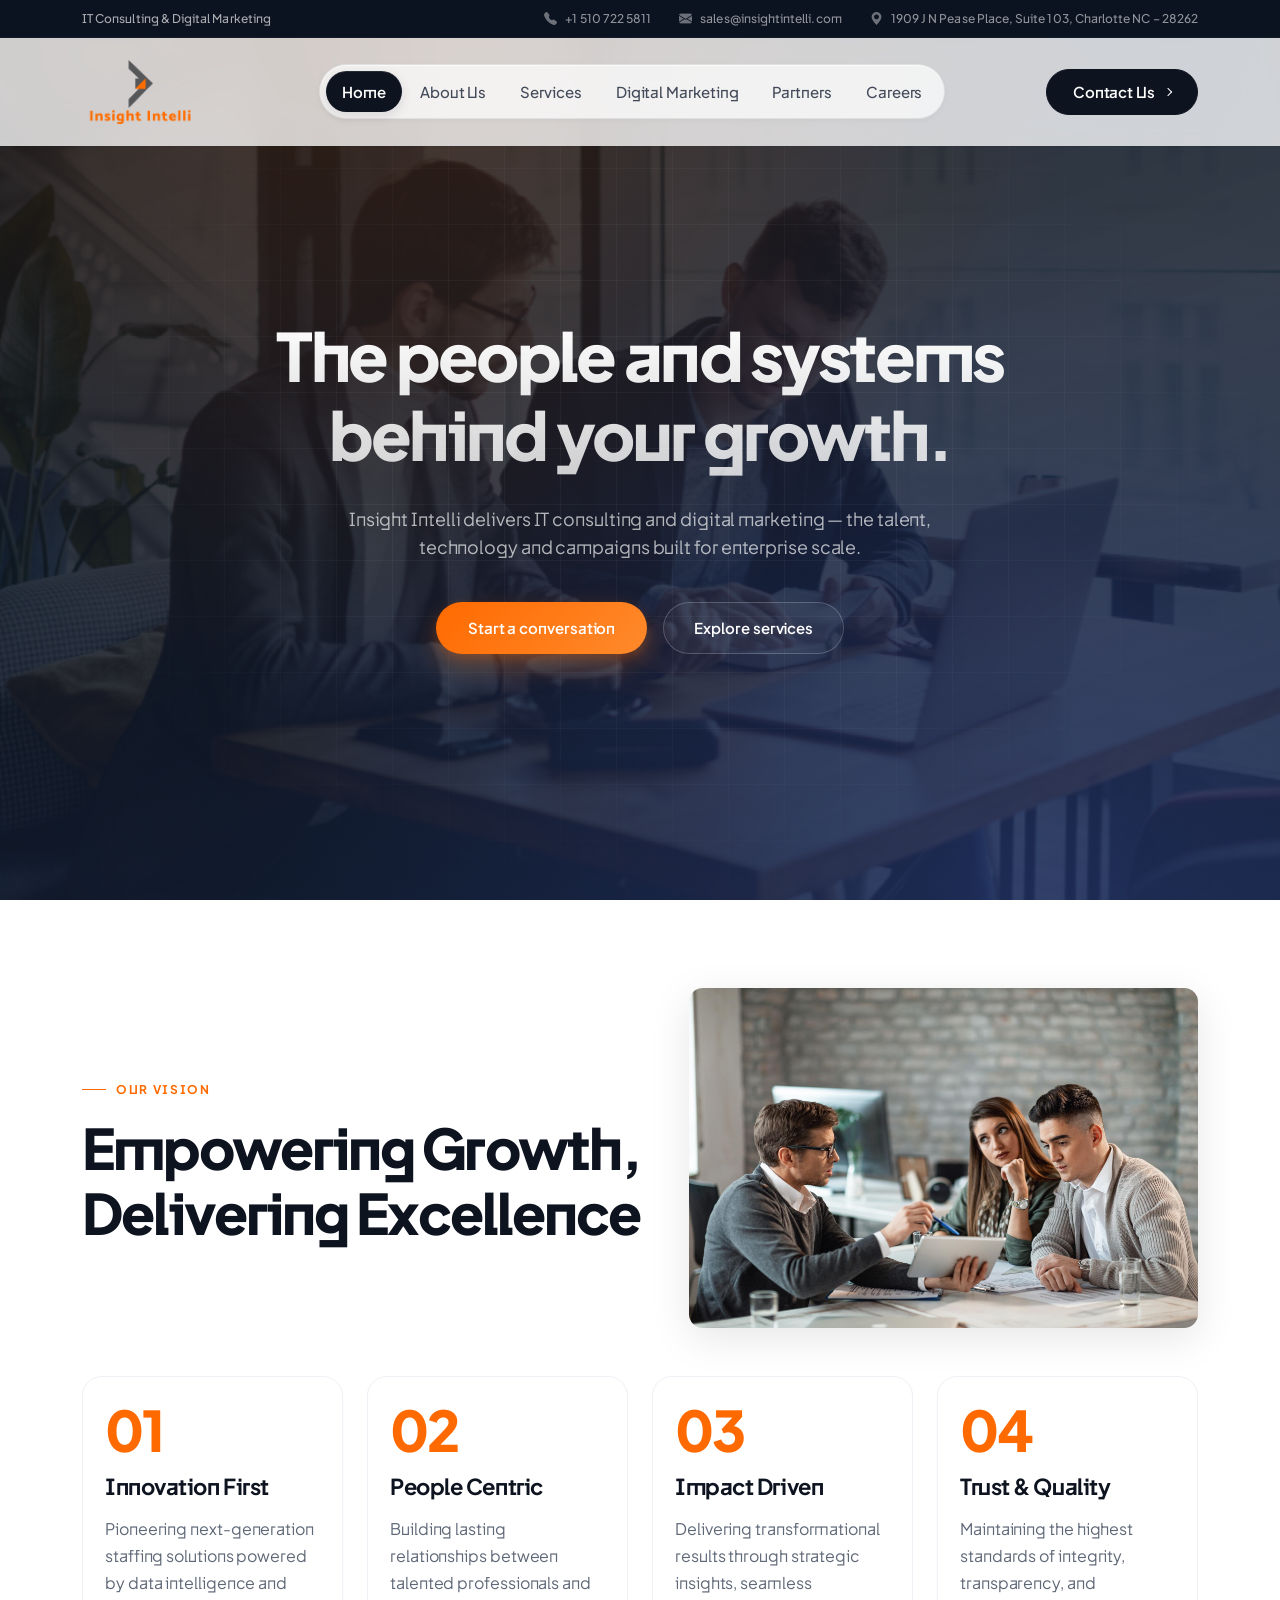
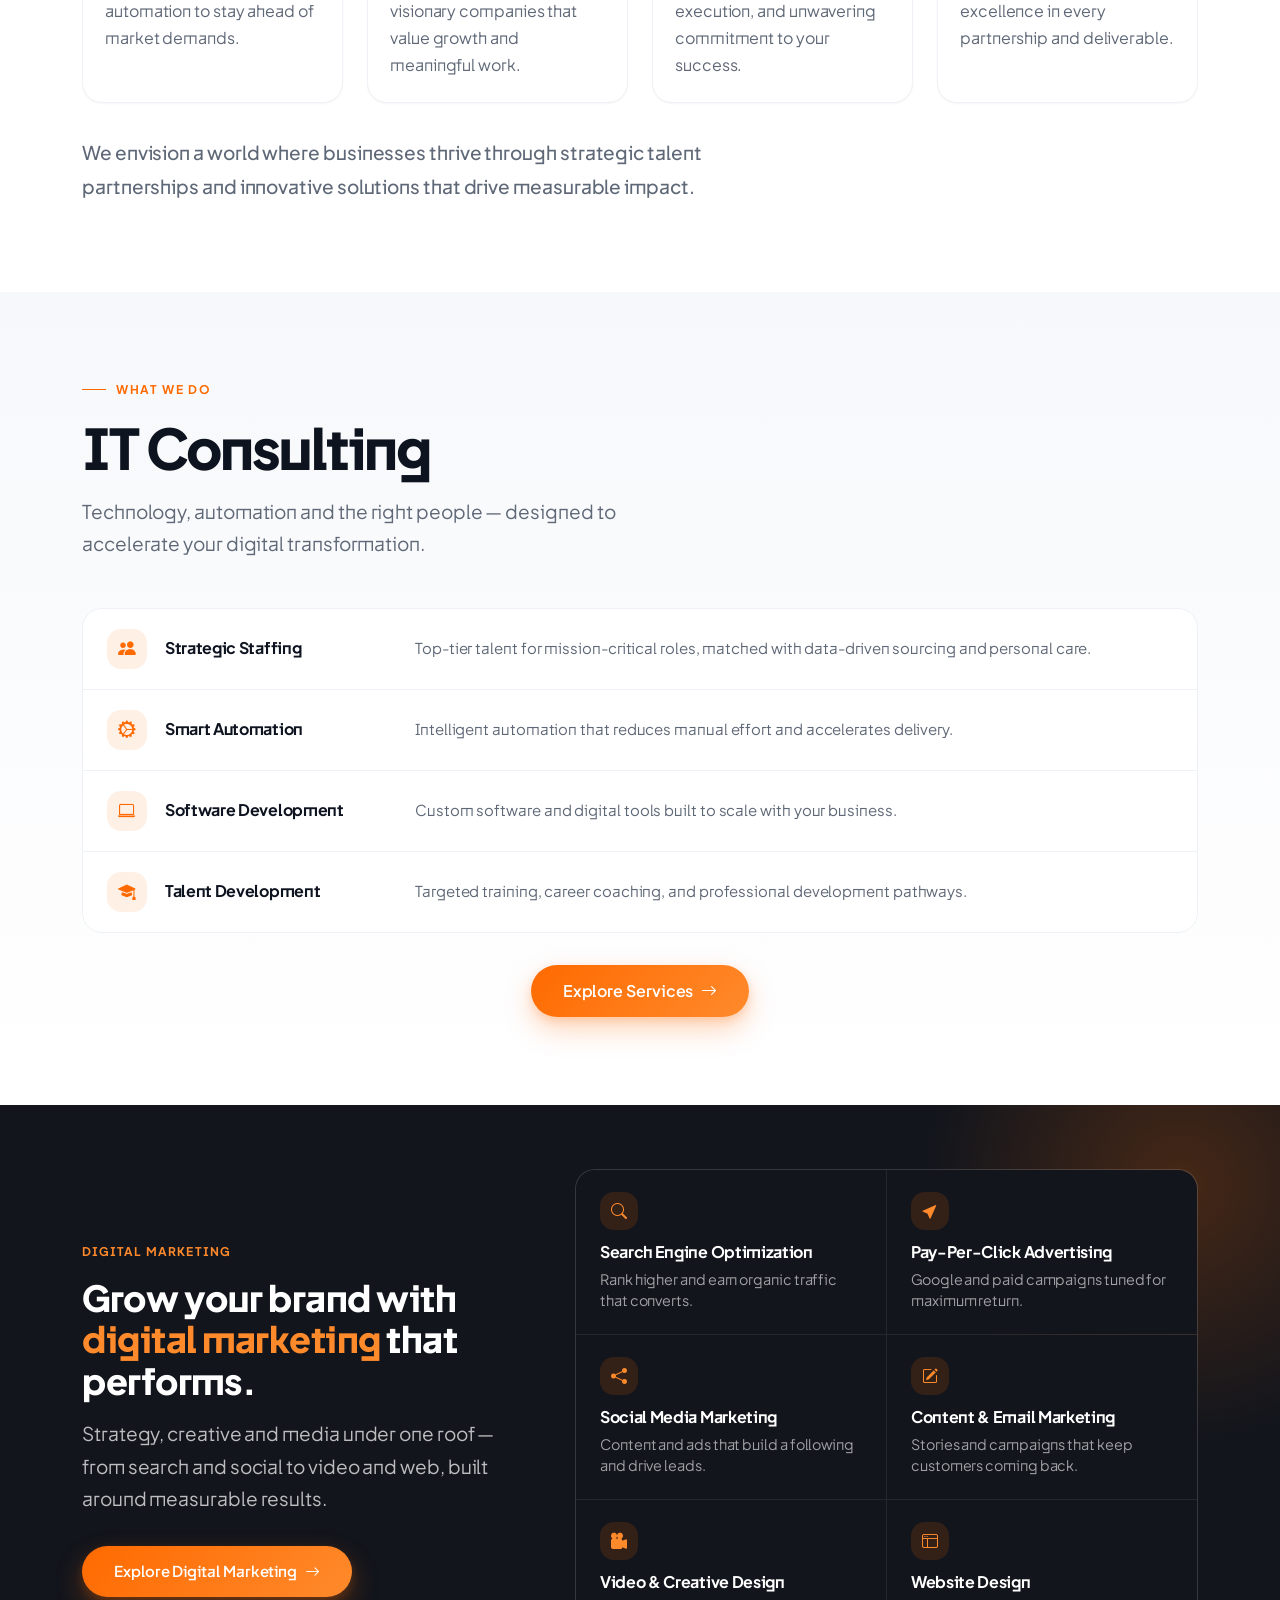
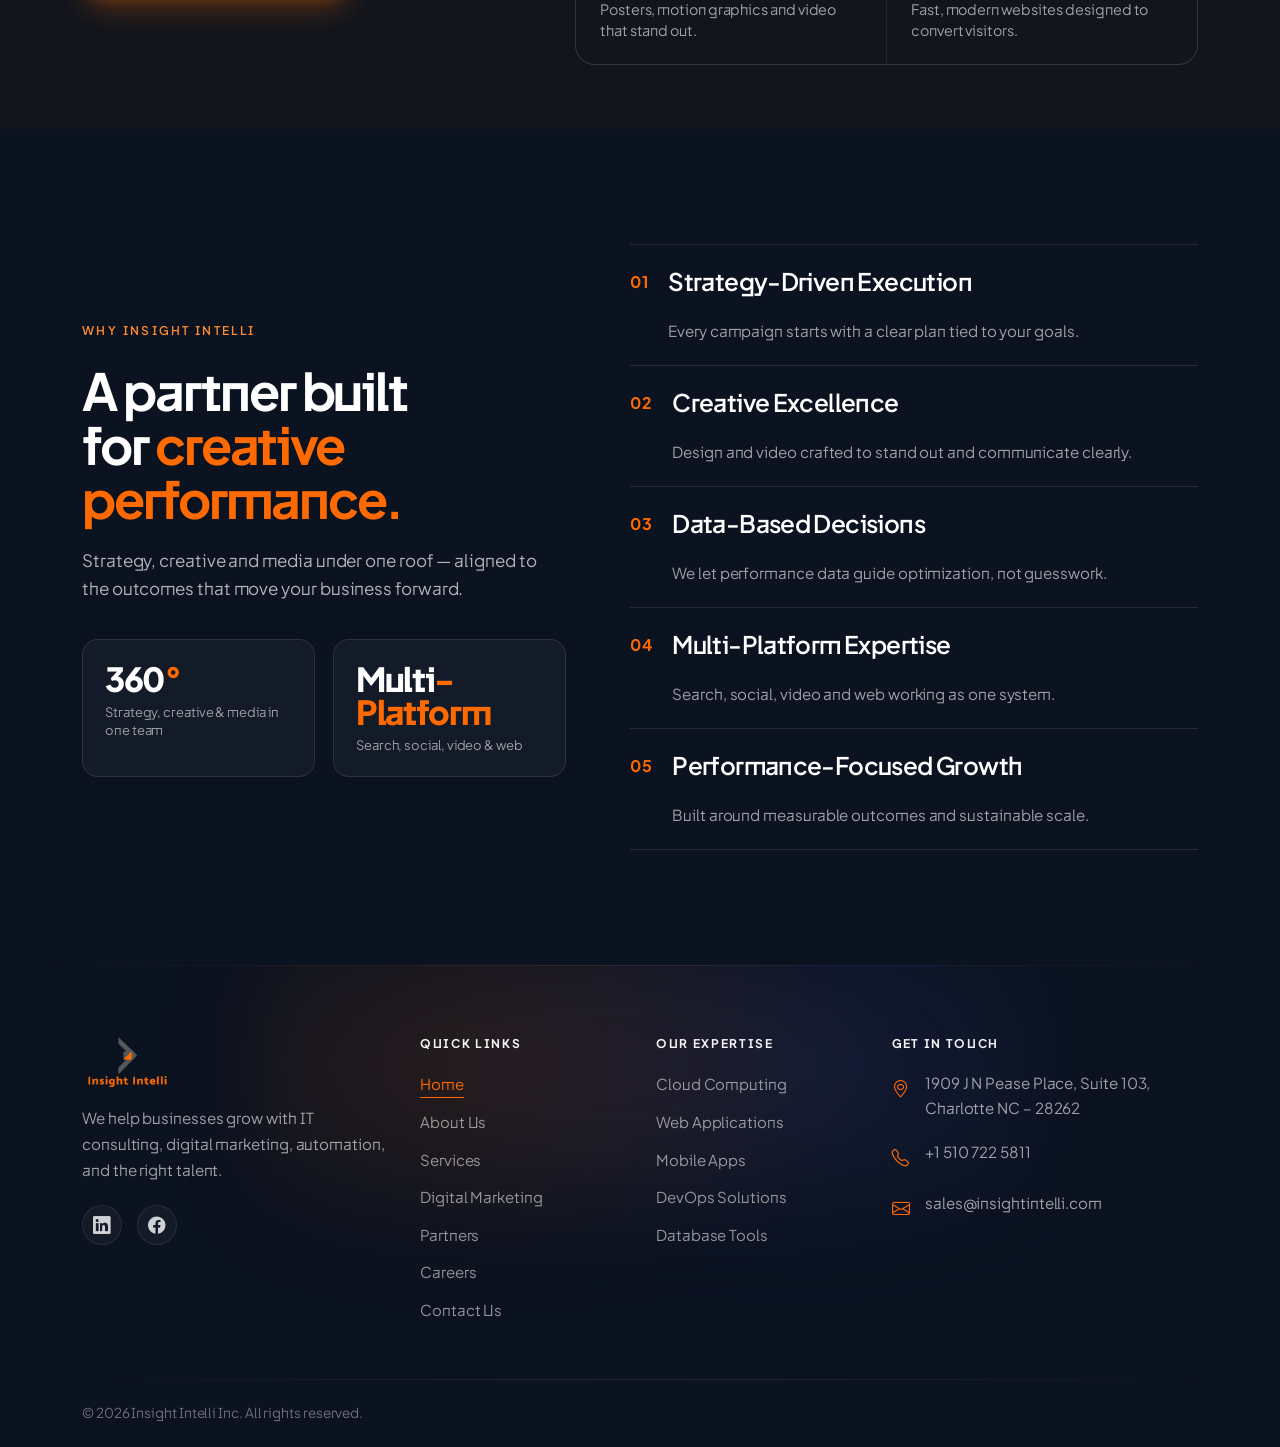
<file: index.html>
<!doctype html>
<html lang="en">

<head>
  <meta charset="UTF-8" />
  <meta name="viewport" content="width=device-width, initial-scale=1.0" />
  <!-- SEO Meta Tags -->
  <title>Insight Intelli | IT Consulting &amp; Digital Marketing</title>
  <meta name="description"
    content="Insight Intelli helps businesses grow with IT consulting, digital marketing, smart automation, and strategic staffing across the United States and India." />
  <meta name="robots" content="index, follow, max-image-preview:large" />
  <link rel="canonical" href="https://insightintelli.com/" />

  <!-- Open Graph -->
  <meta property="og:type" content="website" />
  <meta property="og:title" content="Insight Intelli | IT Consulting &amp; Digital Marketing" />
  <meta property="og:description"
    content="Insight Intelli helps businesses grow with IT consulting, digital marketing, smart automation, and strategic staffing across the United States and India." />
  <meta property="og:image" content="https://insightintelli.com/images/logo.png" />
  <meta property="og:image:alt" content="Insight Intelli logo" />
  <meta property="og:url" content="https://insightintelli.com/" />
  <meta property="og:site_name" content="Insight Intelli" />
  <meta property="og:locale" content="en_US" />

  <!-- Twitter Card -->
  <meta name="twitter:card" content="summary_large_image" />
  <meta name="twitter:title" content="Insight Intelli | IT Consulting &amp; Digital Marketing" />
  <meta name="twitter:description"
    content="Insight Intelli helps businesses grow with IT consulting, digital marketing, smart automation, and strategic staffing across the United States and India." />
  <meta name="twitter:image" content="https://insightintelli.com/images/logo.png" />
  <meta name="twitter:image:alt" content="Insight Intelli logo" />

  <!-- Additional SEO -->
  <meta name="author" content="Insight Intelli" />
  <meta name="theme-color" content="#ff6a00" />
  <meta name="keywords"
    content="Insight Intelli, IT staffing, strategic staffing, IT consulting, smart automation, digital solutions, talent acquisition, workforce solutions, USA, India" />


  <!-- Preconnect for Performance -->
  <link rel="preconnect" href="https://fonts.googleapis.com" />
  <link rel="preconnect" href="https://fonts.gstatic.com" crossorigin />

  <!-- Fonts -->
  <link
    href="https://fonts.googleapis.com/css2?family=Plus+Jakarta+Sans:wght@400;500;600;700;800&family=Manrope:wght@400;500;600;700;800&display=swap"
    rel="stylesheet" />

  <!-- Bootstrap CSS -->
  <link href="https://cdn.jsdelivr.net/npm/bootstrap@5.3.0/dist/css/bootstrap.min.css" rel="stylesheet" />

  <!-- Bootstrap Icons -->
  <link rel="stylesheet" href="https://cdn.jsdelivr.net/npm/bootstrap-icons@1.11.1/font/bootstrap-icons.css" />

  <!-- Custom Stylesheet -->
  <link rel="stylesheet" href="style.css" />

  <!-- Favicon -->
  <link rel="icon" href="images/logo.png" type="image/png" />

  <!-- Schema.org Structured Data -->
  <script type="application/ld+json">
      {
        "@context": "https://schema.org",
        "@type": "Organization",
        "name": "Insight Intelli",
        "url": "https://insightintelli.com",
        "logo": "https://insightintelli.com/images/logo.png",
        "description": "Strategic staffing, smart automation, and scalable digital solutions.",
        "contactPoint": {
          "@type": "ContactPoint",
          "telephone": "+1-510-722-5811",
          "contactType": "customer service",
          "email": "sales@insightintelli.com"
        },
        "sameAs": [
          "https://www.linkedin.com/company/insightintelli-inc./",
          "https://www.facebook.com/insightintelli/"
        ]
      }
    </script>
</head>

<body>
  <!-- Skip to Content (Accessibility) -->
  <a href="#main-content" class="skip-to-content">Skip to main content</a>

  <header class="header" role="banner">
    <!-- TOP INFO BAR -->
    <div class="top-bar">
      <div class="container">
        <div class="top-bar-left">
          IT Consulting &amp; Digital Marketing
        </div>
        <div class="top-bar-right d-none d-md-flex">
          <a href="tel:+15107225811" class="top-bar-link">
            <i class="bi bi-telephone-fill"></i>
            +1 510 722 5811
          </a>
          <a href="mailto:sales@insightintelli.com" class="top-bar-link">
            <i class="bi bi-envelope-fill"></i>
            sales@insightintelli.com
          </a>
          <div class="top-bar-link">
            <i class="bi bi-geo-alt-fill"></i>
            1909 J N Pease Place, Suite 103, Charlotte NC &ndash; 28262
          </div>
        </div>
      </div>
    </div>

    <!-- MAIN NAVBAR -->
    <nav class="navbar navbar-expand-lg modern-navbar">
      <div class="container">
        <a class="navbar-brand" href="index.html">
          <img src="images/logo.png" alt="Insight Intelli" />
        </a>

        <button class="navbar-toggler" type="button" data-bs-toggle="collapse" data-bs-target="#navbarNav"
          aria-controls="navbarNav" aria-expanded="false" aria-label="Toggle navigation">
          <span class="toggler-icon"></span>
          <span class="toggler-icon"></span>
          <span class="toggler-icon"></span>
        </button>

        <div class="collapse navbar-collapse" id="navbarNav">
          <ul class="navbar-nav mx-auto">
            <li class="nav-item">
              <a class="nav-link active" aria-current="page" href="index.html">Home</a>
            </li>
            <li class="nav-item">
              <a class="nav-link" href="about.html">About Us</a>
            </li>
            <li class="nav-item">
              <a class="nav-link" href="services.html">Services</a>
            </li>
            <li class="nav-item">
              <a class="nav-link" href="services/digital-marketing.html">Digital Marketing</a>
            </li>
            <li class="nav-item">
              <a class="nav-link" href="partners.html">Partners</a>
            </li>
            <li class="nav-item">
              <a class="nav-link" href="careers.html">Careers</a>
            </li>
          </ul>
          <div class="d-none d-lg-block">
            <a href="contact.html" class="nav-cta">Contact Us</a>
          </div>
          <!-- Mobile only CTA -->
          <div class="d-lg-none mt-3">
            <a href="contact.html" class="nav-cta w-100 text-center">Contact Us</a>
          </div>
        </div>
      </div>
    </nav>
  </header>

  <main id="main-content">
    <!-- ========== HERO SECTION ========== -->
    <section class="hero-section" aria-label="Hero">
      <div id="heroBgSlider" class="hero-bg-slider carousel slide carousel-fade" data-bs-ride="carousel"
        data-bs-interval="4000" aria-hidden="true">
        <div class="carousel-inner">
          <div class="carousel-item active">
            <img src="images/slider/01.jpg" class="hero-bg-img" alt="" />
          </div>
          <div class="carousel-item">
            <img src="images/slider/02.jpg" class="hero-bg-img" alt="" />
          </div>
          <div class="carousel-item">
            <img src="images/slider/03.jpg" class="hero-bg-img" alt="" />
          </div>
          <div class="carousel-item">
            <img src="images/slider/04.jpg" class="hero-bg-img" alt="" />
          </div>
        </div>
      </div>
      <div class="hero-overlay"></div>
      <div class="hero-grid-overlay bg-grid-soft" aria-hidden="true"></div>
      <div class="container">
        <div class="hero-content-centered">
          <h1 class="hero-title">
            The people and systems behind your growth.
          </h1>
          <p class="hero-description">
            Insight Intelli delivers IT consulting and digital marketing &mdash;
            the talent, technology and campaigns built for enterprise scale.
          </p>
          <div class="hero-buttons">
            <a href="contact.html" class="btn btn-brand">Start a conversation</a>
            <a href="services.html" class="btn btn-outline-white">Explore services</a>
          </div>
        </div>
      </div>
    </section>

    <!-- ========== VISION SECTION ========== -->
    <section class="vision-section" aria-labelledby="vision-heading">
      <div class="container">
        <div class="vision-header-area">
          <div class="vision-header-content">
            <span class="vision-badge">Our Vision</span>
            <h2 class="vision-title" id="vision-heading">
              Empowering Growth,<br />Delivering Excellence
            </h2>
          </div>
          <div class="vision-header-image">
            <img src="images/slider/857.jpg"
              alt="Diverse team collaborating around a whiteboard, planning business growth strategies" loading="lazy"
              width="600" height="400" />
          </div>
        </div>

        <div class="vision-content-grid">
          <div class="vision-item">
            <div class="vision-item-number" aria-hidden="true">01</div>
            <h3 class="vision-item-title">Innovation First</h3>
            <p class="vision-item-description">
              Pioneering next-generation staffing solutions powered by data
              intelligence and automation to stay ahead of market demands.
            </p>
          </div>

          <div class="vision-item">
            <div class="vision-item-number" aria-hidden="true">02</div>
            <h3 class="vision-item-title">People Centric</h3>
            <p class="vision-item-description">
              Building lasting relationships between talented professionals
              and visionary companies that value growth and meaningful work.
            </p>
          </div>

          <div class="vision-item">
            <div class="vision-item-number" aria-hidden="true">03</div>
            <h3 class="vision-item-title">Impact Driven</h3>
            <p class="vision-item-description">
              Delivering transformational results through strategic insights,
              seamless execution, and unwavering commitment to your success.
            </p>
          </div>

          <div class="vision-item">
            <div class="vision-item-number" aria-hidden="true">04</div>
            <h3 class="vision-item-title">Trust & Quality</h3>
            <p class="vision-item-description">
              Maintaining the highest standards of integrity, transparency,
              and excellence in every partnership and deliverable.
            </p>
          </div>
        </div>

        <p class="vision-tagline">
          We envision a world where businesses thrive through strategic talent
          partnerships and innovative solutions that drive measurable impact.
        </p>
      </div>
    </section>

    <!-- ========== SERVICES PREVIEW SECTION ========== -->
    <section class="services-section" aria-labelledby="services-heading">
      <div class="container">
        <div class="services-header">
          <div class="services-header-top">
            <span class="services-badge">What We Do</span>
            <h2 class="services-title" id="services-heading">IT Consulting</h2>
            <p class="services-subtitle">
              Technology, automation and the right people &mdash; designed to
              accelerate your digital transformation.
            </p>
          </div>
        </div>

        <div class="services-grid">
          <!-- Service 1 -->
          <a href="services.html" class="service-card">
            <i class="bi bi-people-fill service-icon" aria-hidden="true"></i>
            <h3 class="service-card-title">Strategic Staffing</h3>
            <p class="service-card-text">
              Top-tier talent for mission-critical roles, matched with
              data-driven sourcing and personal care.
            </p>
          </a>

          <!-- Service 2 -->
          <a href="services.html" class="service-card">
            <i class="bi bi-gear-wide-connected service-icon" aria-hidden="true"></i>
            <h3 class="service-card-title">Smart Automation</h3>
            <p class="service-card-text">
              Intelligent automation that reduces manual effort and
              accelerates delivery.
            </p>
          </a>

          <!-- Service 3 -->
          <a href="services.html" class="service-card">
            <i class="bi bi-laptop service-icon" aria-hidden="true"></i>
            <h3 class="service-card-title">Software Development</h3>
            <p class="service-card-text">
              Custom software and digital tools built to scale with your
              business.
            </p>
          </a>

          <!-- Service 4 -->
          <a href="services.html" class="service-card">
            <i class="bi bi-mortarboard-fill service-icon" aria-hidden="true"></i>
            <h3 class="service-card-title">Talent Development</h3>
            <p class="service-card-text">
              Targeted training, career coaching, and professional
              development pathways.
            </p>
          </a>
        </div>

        <div class="services-cta">
          <a href="services.html" class="btn btn-brand">
            Explore Services
            <i class="bi bi-arrow-right" aria-hidden="true"></i>
          </a>
        </div>
      </div>
    </section>

    <!-- ========== DIGITAL MARKETING SECTION ========== -->
    <section class="dm-home" aria-labelledby="dm-home-heading">
      <div class="container">
        <div class="dm-home-grid">
          <div class="dm-home-intro">
            <span class="dm-home-badge">Digital Marketing</span>
            <h2 class="dm-home-title" id="dm-home-heading">
              Grow your brand with <em>digital marketing</em> that performs.
            </h2>
            <p class="dm-home-text">
              Strategy, creative and media under one roof &mdash; from search and
              social to video and web, built around measurable results.
            </p>
            <a href="services/digital-marketing.html" class="btn btn-brand dm-home-btn">
              Explore Digital Marketing
              <i class="bi bi-arrow-right" aria-hidden="true"></i>
            </a>
          </div>

          <div class="dm-home-list">
            <a href="services/digital-marketing.html#dmx-services" class="dm-home-item">
              <i class="bi bi-search" aria-hidden="true"></i>
              <h3>Search Engine Optimization</h3>
              <p>Rank higher and earn organic traffic that converts.</p>
            </a>
            <a href="services/digital-marketing.html#dmx-services" class="dm-home-item">
              <i class="bi bi-cursor-fill" aria-hidden="true"></i>
              <h3>Pay-Per-Click Advertising</h3>
              <p>Google and paid campaigns tuned for maximum return.</p>
            </a>
            <a href="services/digital-marketing.html#dmx-services" class="dm-home-item">
              <i class="bi bi-share-fill" aria-hidden="true"></i>
              <h3>Social Media Marketing</h3>
              <p>Content and ads that build a following and drive leads.</p>
            </a>
            <a href="services/digital-marketing.html#dmx-services" class="dm-home-item">
              <i class="bi bi-pencil-square" aria-hidden="true"></i>
              <h3>Content &amp; Email Marketing</h3>
              <p>Stories and campaigns that keep customers coming back.</p>
            </a>
            <a href="services/digital-marketing.html" class="dm-home-item">
              <i class="bi bi-camera-reels-fill" aria-hidden="true"></i>
              <h3>Video &amp; Creative Design</h3>
              <p>Posters, motion graphics and video that stand out.</p>
            </a>
            <a href="services/digital-marketing.html#dmx-services" class="dm-home-item">
              <i class="bi bi-window-sidebar" aria-hidden="true"></i>
              <h3>Website Design</h3>
              <p>Fast, modern websites designed to convert visitors.</p>
            </a>
          </div>
        </div>
      </div>
    </section>

    <!-- ========== WHY INSIGHT INTELLI SECTION ========== -->
    <section class="whyii" aria-labelledby="whyii-heading">
      <div class="container">
        <div class="whyii-grid">
          <div class="whyii-intro">
            <p class="whyii-eyebrow">Why Insight Intelli</p>
            <h2 class="whyii-title" id="whyii-heading">
              A partner built for <em>creative performance.</em>
            </h2>
            <p class="whyii-desc">
              Strategy, creative and media under one roof &mdash; aligned to the
              outcomes that move your business forward.
            </p>
            <div class="whyii-figure">
              <div class="whyii-stat">
                <b>360<span>&deg;</span></b>
                <small>Strategy, creative &amp; media in one team</small>
              </div>
              <div class="whyii-stat">
                <b>Multi<span>-Platform</span></b>
                <small>Search, social, video &amp; web</small>
              </div>
            </div>
          </div>

          <ol class="whyii-list">
            <li class="whyii-item">
              <h3>Strategy-Driven Execution</h3>
              <p>Every campaign starts with a clear plan tied to your goals.</p>
            </li>
            <li class="whyii-item">
              <h3>Creative Excellence</h3>
              <p>Design and video crafted to stand out and communicate clearly.</p>
            </li>
            <li class="whyii-item">
              <h3>Data-Based Decisions</h3>
              <p>We let performance data guide optimization, not guesswork.</p>
            </li>
            <li class="whyii-item">
              <h3>Multi-Platform Expertise</h3>
              <p>Search, social, video and web working as one system.</p>
            </li>
            <li class="whyii-item">
              <h3>Performance-Focused Growth</h3>
              <p>Built around measurable outcomes and sustainable scale.</p>
            </li>
          </ol>
        </div>
      </div>
    </section>

  </main>

  <!-- ========== FOOTER ========== -->
  <footer class="site-footer" role="contentinfo">
    <div class="container">
      <div class="footer-grid">
        <!-- Column 1: Brand & Social -->
        <div class="footer-column">
          <a href="index.html" class="footer-logo" aria-label="Insight Intelli Home">
            <img src="images/logo.png" alt="Insight Intelli" width="200" height="60" />
          </a>
          <p class="footer-brand-text">
            We help businesses grow with IT consulting, digital marketing,
            automation, and the right talent.
          </p>
          <div class="footer-social">
            <a href="https://www.linkedin.com/company/insightintelli-inc./" target="_blank" rel="noopener"
              aria-label="LinkedIn"><i class="bi bi-linkedin"></i></a>
            <a href="https://www.facebook.com/insightintelli/" target="_blank" rel="noopener" aria-label="Facebook"><i
                class="bi bi-facebook"></i></a>
          </div>
        </div>

        <!-- Column 2: Quick Links -->
        <div class="footer-column">
          <h3 class="footer-heading">Quick Links</h3>
          <ul class="footer-links">
            <li><a href="index.html">Home</a></li>
            <li><a href="about.html">About Us</a></li>
            <li><a href="services.html">Services</a></li>
            <li><a href="services/digital-marketing.html">Digital Marketing</a></li>
            <li><a href="partners.html">Partners</a></li>
            <li><a href="careers.html">Careers</a></li>
            <li><a href="contact.html">Contact Us</a></li>
          </ul>
        </div>

        <!-- Column 3: Our Expertise -->
        <div class="footer-column">
          <h3 class="footer-heading">Our Expertise</h3>
          <ul class="footer-links expertise-links">
            <li><a href="about.html#expertise">Cloud Computing</a></li>
            <li><a href="about.html#expertise">Web Applications</a></li>
            <li><a href="about.html#expertise">Mobile Apps</a></li>
            <li><a href="about.html#expertise">DevOps Solutions</a></li>
            <li><a href="about.html#expertise">Database Tools</a></li>
          </ul>
        </div>

        <!-- Column 4: Contact & Newsletter -->
        <div class="footer-column">
          <h3 class="footer-heading">Get in Touch</h3>
          <div class="footer-contact-info">
            <div class="footer-contact-item">
              <i class="bi bi-geo-alt" aria-hidden="true"></i>
              <span>1909 J N Pease Place, Suite 103, Charlotte NC &ndash; 28262</span>
            </div>
            <div class="footer-contact-item">
              <i class="bi bi-telephone" aria-hidden="true"></i>
              <a href="tel:+15107225811">+1 510 722 5811</a>
            </div>
            <div class="footer-contact-item">
              <i class="bi bi-envelope" aria-hidden="true"></i>
              <a href="mailto:sales@insightintelli.com">sales@insightintelli.com</a>
            </div>
          </div>

        </div>
      </div>

      <div class="footer-bottom">
        <div class="footer-separator"></div>
        <div class="footer-copyright-wrapper">
          <p>&copy; 2026 Insight Intelli Inc. All rights reserved.</p>

        </div>
      </div>
    </div>
  </footer>

  <!-- Scroll to Top -->
  <button id="scrollToTop" class="scroll-to-top" aria-label="Scroll to top">
    <i class="bi bi-arrow-up" aria-hidden="true"></i>
  </button>

  <!-- Bootstrap JS -->
  <script src="https://cdn.jsdelivr.net/npm/bootstrap@5.3.0/dist/js/bootstrap.bundle.min.js"></script>

  <script>
    // ========== HEADER SCROLL EFFECT ==========
    const header = document.querySelector(".header");
    window.addEventListener(
      "scroll",
      function () {
        header.classList.toggle("scrolled", window.scrollY > 50);
      },
      { passive: true },
    );

    // ========== INTERSECTION OBSERVER FOR SCROLL ANIMATIONS ==========

    const scrollObserver = new IntersectionObserver(
      function (entries) {
        entries.forEach((entry) => {
          if (entry.isIntersecting) {
            entry.target.classList.add("scroll-animate");
            scrollObserver.unobserve(entry.target);
          }
        });
      },
      { threshold: 0.1, rootMargin: "0px 0px -50px 0px" },
    );

    document
      .querySelectorAll(
        ".vision-item, .service-card",
      )
      .forEach((el) => scrollObserver.observe(el));

    // ========== MOBILE MENU ==========

    // Auto-close on link click
    document.querySelectorAll(".navbar-nav .nav-link").forEach((link) => {
      link.addEventListener("click", () => {
        const navbarCollapse = document.getElementById("navbarNav");
        if (navbarCollapse && navbarCollapse.classList.contains("show")) {
          new bootstrap.Collapse(navbarCollapse, { toggle: false }).hide();
        }
      });
    });

    // Close button
    const mobileMenuCloseBtn = document.querySelector(".mobile-menu-close");
    if (mobileMenuCloseBtn) {
      mobileMenuCloseBtn.addEventListener("click", () => {
        const navbarCollapse = document.getElementById("navbarNav");
        if (navbarCollapse && navbarCollapse.classList.contains("show")) {
          new bootstrap.Collapse(navbarCollapse, { toggle: false }).hide();
        }
      });
    }

    // ========== SMOOTH SCROLL FOR ANCHOR LINKS ==========

    document.querySelectorAll('a[href^="#"]').forEach((anchor) => {
      anchor.addEventListener("click", function (e) {
        const href = this.getAttribute("href");
        if (href === "#") return;

        e.preventDefault();
        const target = document.querySelector(href);
        if (target) {
          target.scrollIntoView({ behavior: "smooth", block: "start" });
        }
      });
    });

    // ========== ANIMATED COUNTERS ==========

    function animateCounter(element, target, duration = 2000) {
      let current = 0;
      const increment = target / (duration / 16);

      const timer = setInterval(() => {
        current += increment;
        if (current >= target) {
          element.textContent = target;
          clearInterval(timer);
        } else {
          element.textContent = Math.floor(current);
        }
      }, 16);
    }

    const counters = document.querySelectorAll("[data-count]");
    if (counters.length > 0) {
      const counterObserver = new IntersectionObserver(
        (entries) => {
          entries.forEach((entry) => {
            if (entry.isIntersecting) {
              const target = parseInt(
                entry.target.getAttribute("data-count"),
              );
              animateCounter(entry.target, target);
              counterObserver.unobserve(entry.target);
            }
          });
        },
        { threshold: 0.5 },
      );
      counters.forEach((counter) => counterObserver.observe(counter));
    }

    // ========== BUTTON RIPPLE EFFECTS ==========

    document.querySelectorAll(".btn").forEach((btn) => {
      btn.addEventListener("click", function (e) {
        const ripple = document.createElement("span");
        const rect = this.getBoundingClientRect();
        const size = Math.max(rect.width, rect.height);
        const x = e.clientX - rect.left - size / 2;
        const y = e.clientY - rect.top - size / 2;

        ripple.style.width = ripple.style.height = size + "px";
        ripple.style.left = x + "px";
        ripple.style.top = y + "px";
        ripple.className = "ripple";

        this.appendChild(ripple);
        setTimeout(() => ripple.remove(), 600);
      });
    });

    // ========== KEYBOARD NAVIGATION ==========

    document.addEventListener("keydown", function (e) {
      if (e.key === "Escape") {
        const navbarCollapse = document.getElementById("navbarNav");
        if (navbarCollapse && navbarCollapse.classList.contains("show")) {
          new bootstrap.Collapse(navbarCollapse).hide();
        }
      }
    });

    // ========== SCROLL TO TOP BUTTON ==========

    const scrollTopBtn = document.getElementById("scrollToTop");

    window.addEventListener(
      "scroll",
      function () {
        if (window.pageYOffset > 300) {
          scrollTopBtn.classList.add("visible");
        } else {
          scrollTopBtn.classList.remove("visible");
        }
      },
      { passive: true },
    );

    scrollTopBtn.addEventListener("click", () => {
      window.scrollTo({ top: 0, behavior: "smooth" });
    });

    // ========== NAVBAR & FOOTER ACTIVE LINK ==========

    const currentPage = location.pathname.split("/").pop() || "index.html";

    // Select both navbar and footer links
    const allNavLinks = document.querySelectorAll(
      ".navbar-nav .nav-link, .footer-links a",
    );

    allNavLinks.forEach((item) => {
      const linkHref = item.getAttribute("href");
      if (
        linkHref &&
        (linkHref === currentPage ||
          (currentPage === "index.html" && linkHref === "#"))
      ) {
        item.classList.add("active");
      }
    });

    // ========== LAZY LOAD IMAGES ==========

    if ("IntersectionObserver" in window) {
      const imageObserver = new IntersectionObserver((entries) => {
        entries.forEach((entry) => {
          if (entry.isIntersecting) {
            const img = entry.target;
            if (img.dataset.src) {
              img.src = img.dataset.src;
            }
            img.classList.remove("lazy");
            imageObserver.unobserve(img);
          }
        });
      });

      document
        .querySelectorAll("img.lazy")
        .forEach((img) => imageObserver.observe(img));
    }

    // ========== FORM VALIDATION ==========

    document.querySelectorAll("form").forEach((form) => {
      form.addEventListener("submit", function (e) {
        if (!this.checkValidity()) {
          e.preventDefault();
          e.stopPropagation();
        }
        this.classList.add("was-validated");
      });
    });
  </script>
</body>

</html>
</file>
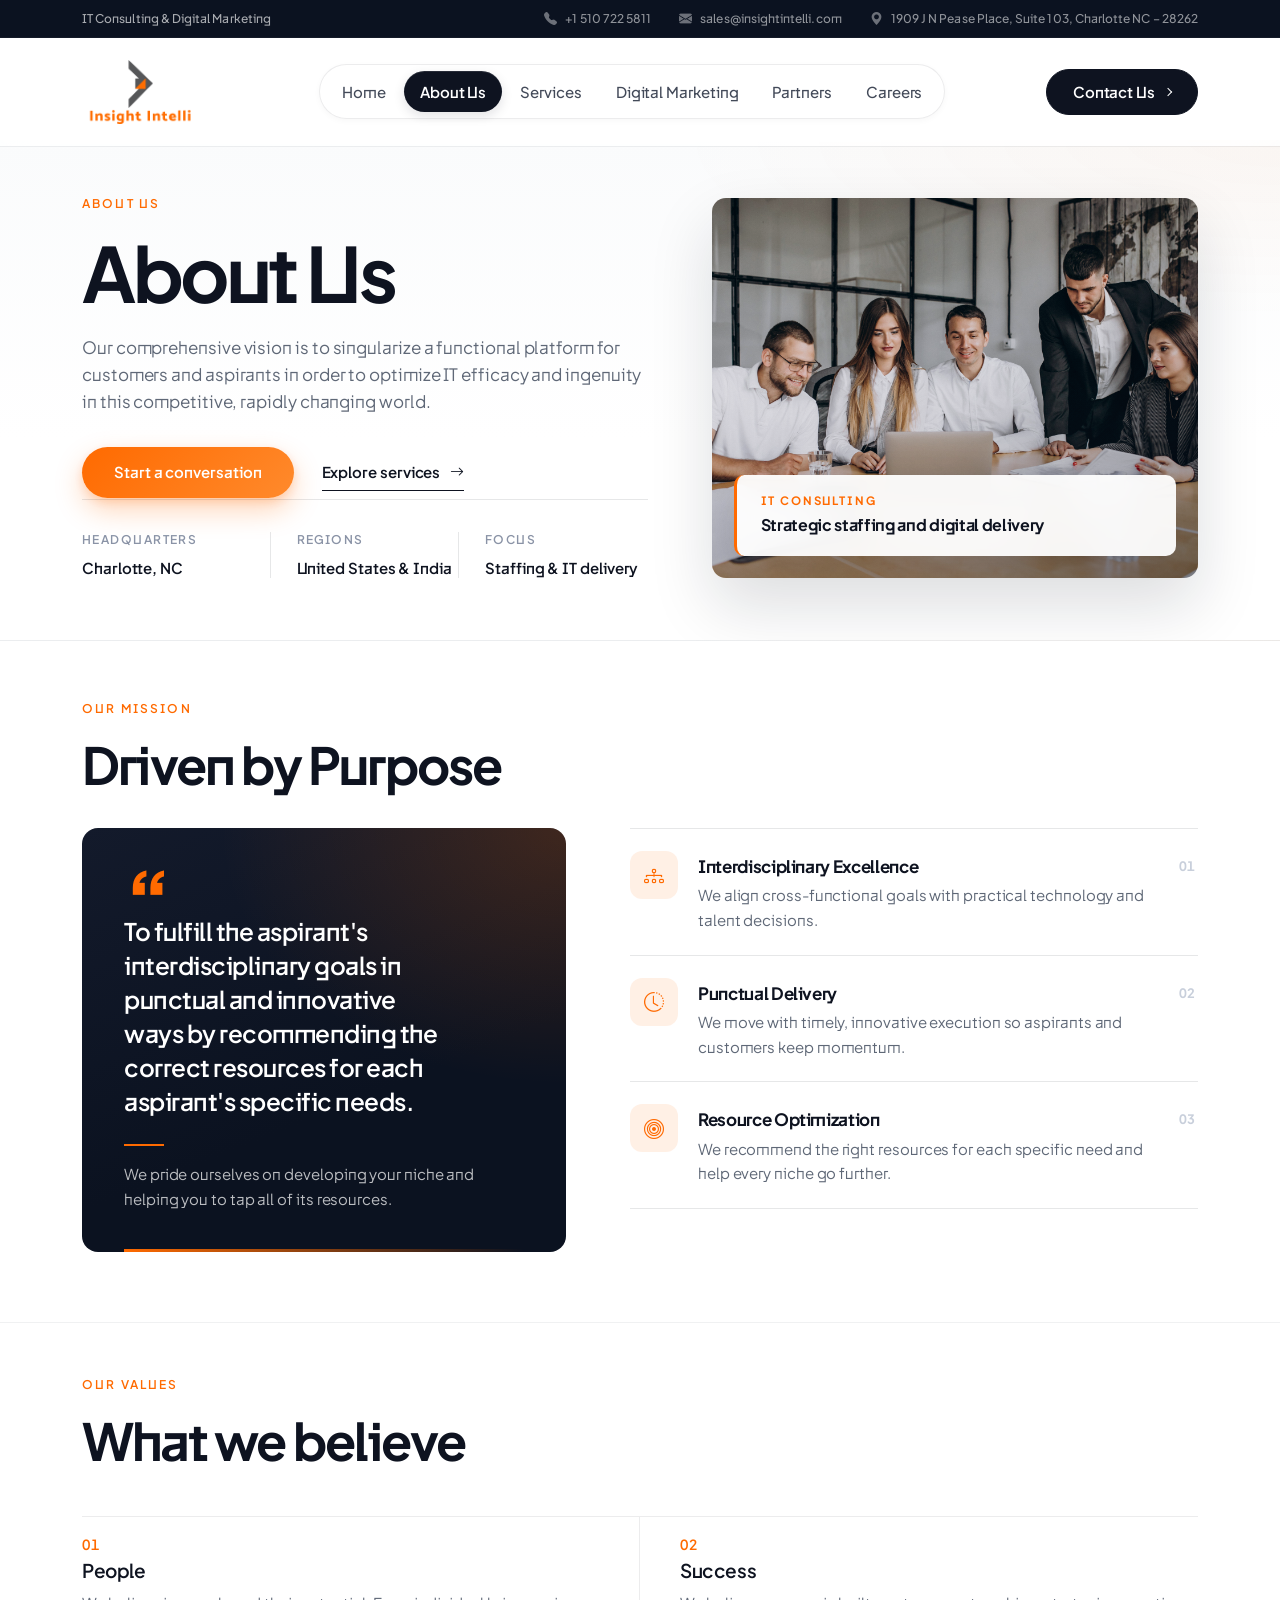
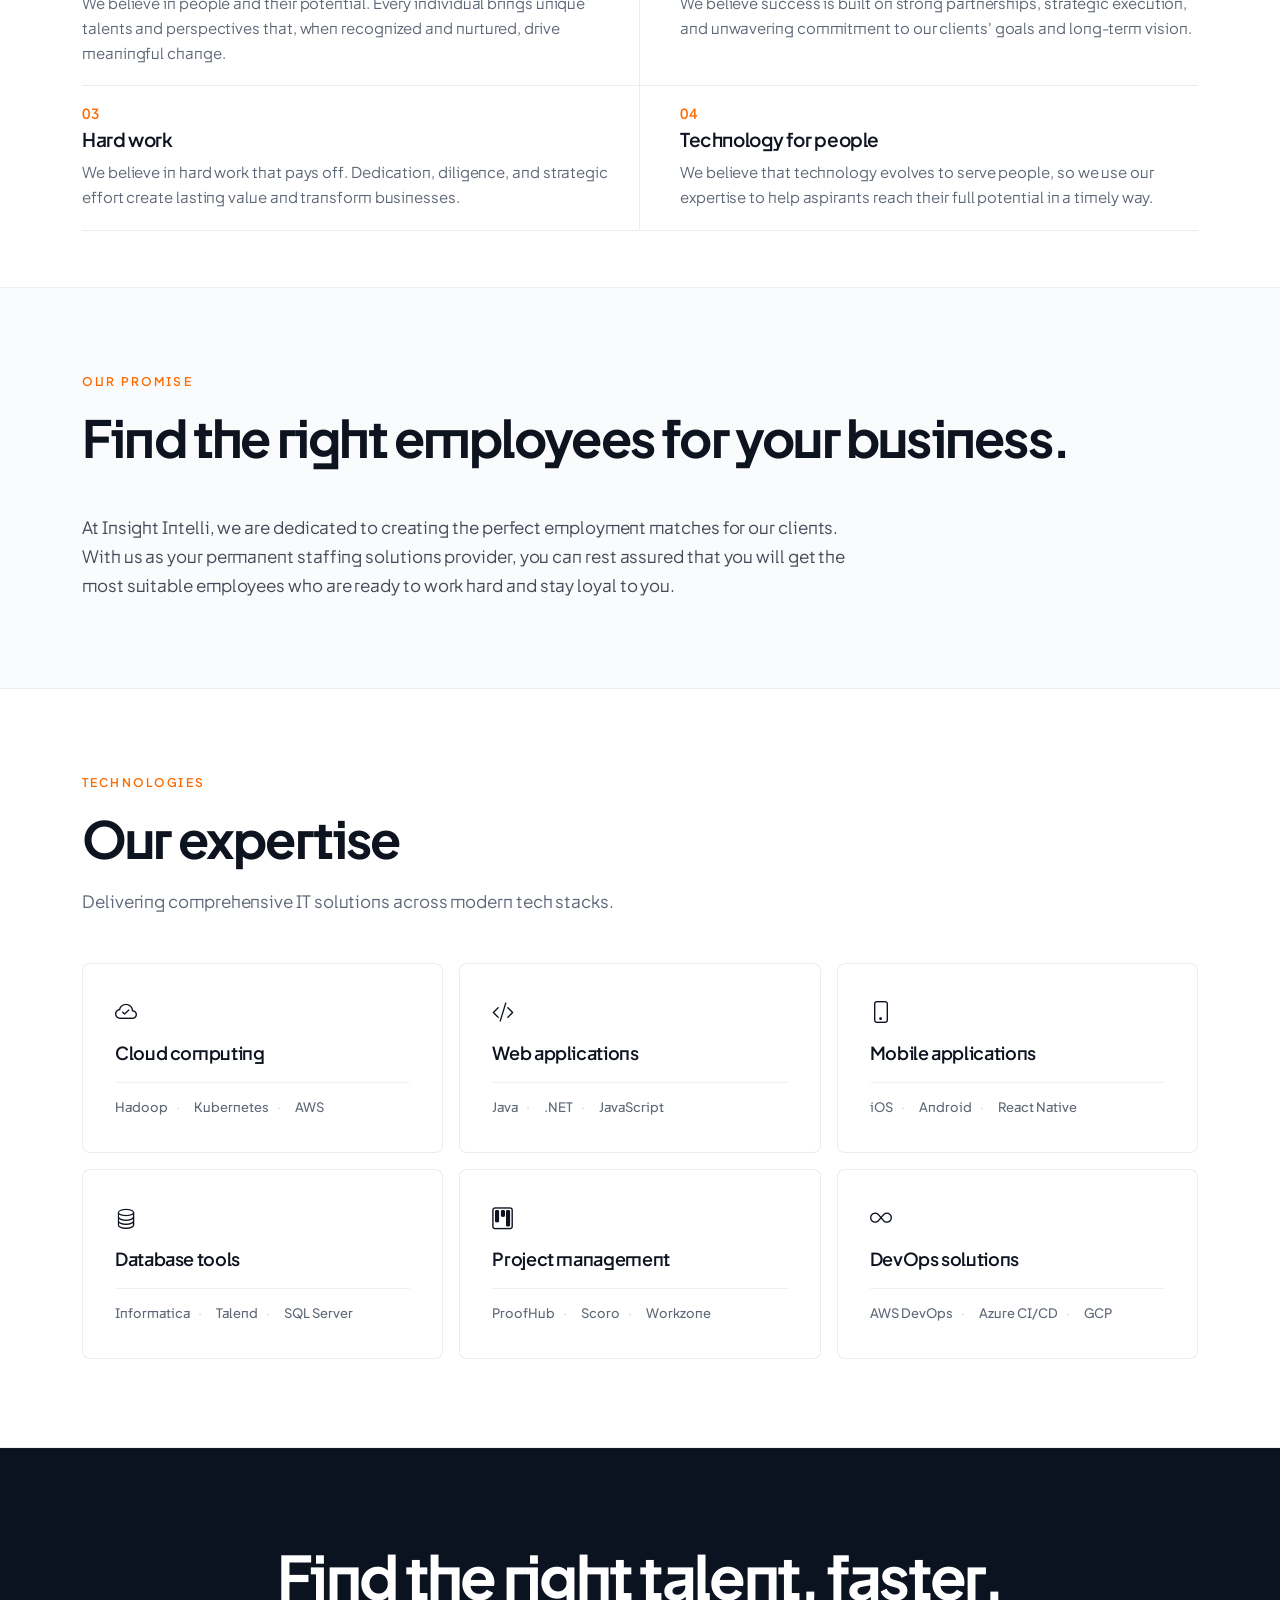
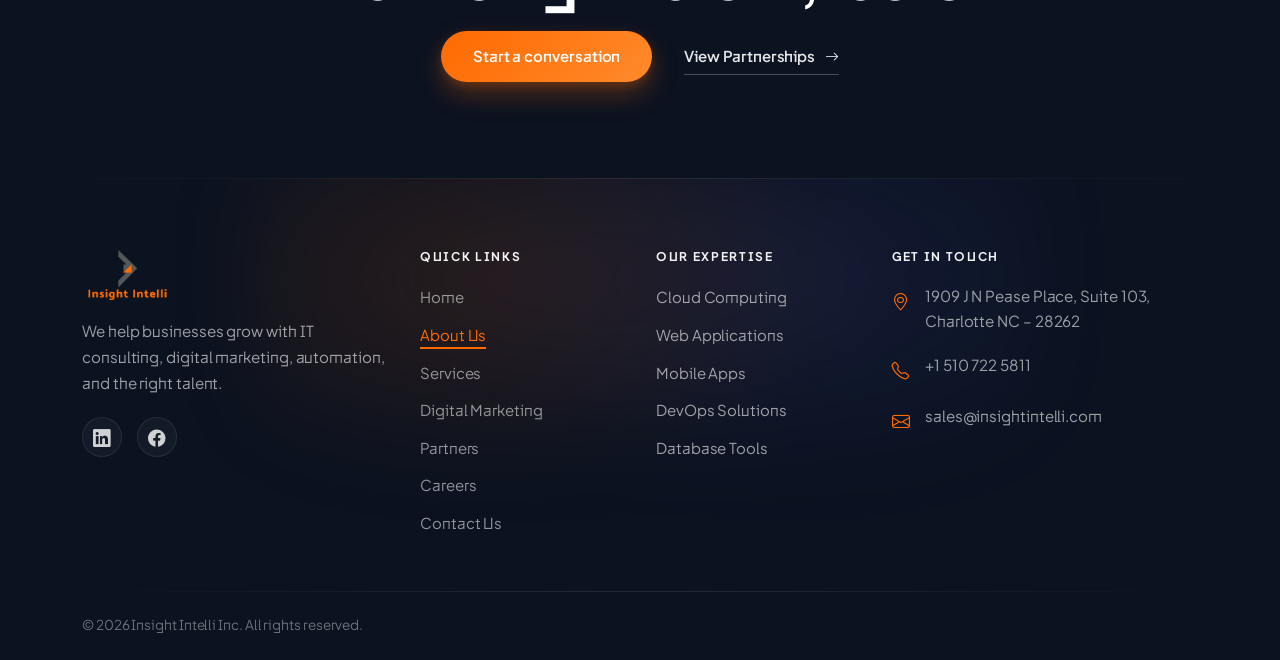
<file: about.html>
<!doctype html>
<html lang="en">

<head>
  <meta charset="UTF-8" />
  <meta name="viewport" content="width=device-width, initial-scale=1.0" />
  <!-- SEO Meta Tags -->
  <title>About Insight Intelli | Staffing, Automation &amp; Digital Delivery</title>
  <meta name="description"
    content="Learn about Insight Intelli, a strategic staffing and digital solutions company helping customers and aspirants improve IT efficiency, delivery, and growth." />
  <meta name="robots" content="index, follow, max-image-preview:large" />
  <link rel="canonical" href="https://insightintelli.com/about.html" />

  <!-- Open Graph -->
  <meta property="og:type" content="website" />
  <meta property="og:title" content="About Insight Intelli | Staffing, Automation &amp; Digital Delivery" />
  <meta property="og:description"
    content="Learn about Insight Intelli, a strategic staffing and digital solutions company helping customers and aspirants improve IT efficiency, delivery, and growth." />
  <meta property="og:image" content="https://insightintelli.com/images/logo.png" />
  <meta property="og:image:alt" content="Insight Intelli logo" />
  <meta property="og:url" content="https://insightintelli.com/about.html" />
  <meta property="og:site_name" content="Insight Intelli" />
  <meta property="og:locale" content="en_US" />

  <!-- Twitter Card -->
  <meta name="twitter:card" content="summary_large_image" />
  <meta name="twitter:title" content="About Insight Intelli | Staffing, Automation &amp; Digital Delivery" />
  <meta name="twitter:description"
    content="Learn about Insight Intelli, a strategic staffing and digital solutions company helping customers and aspirants improve IT efficiency, delivery, and growth." />
  <meta name="twitter:image" content="https://insightintelli.com/images/logo.png" />
  <meta name="twitter:image:alt" content="Insight Intelli logo" />

  <!-- Additional SEO -->
  <meta name="author" content="Insight Intelli" />
  <meta name="theme-color" content="#ff6a00" />
  <meta name="keywords"
    content="about Insight Intelli, IT staffing company, technology consulting, digital delivery, company mission, values, IT expertise" />


  <!-- Preconnect for Performance -->
  <link rel="preconnect" href="https://fonts.googleapis.com" />
  <link rel="preconnect" href="https://fonts.gstatic.com" crossorigin />

  <!-- Fonts -->
  <link
    href="https://fonts.googleapis.com/css2?family=Plus+Jakarta+Sans:wght@400;500;600;700;800&family=Manrope:wght@400;500;600;700;800&display=swap"
    rel="stylesheet" />

  <!-- Bootstrap CSS -->
  <link href="https://cdn.jsdelivr.net/npm/bootstrap@5.3.0/dist/css/bootstrap.min.css" rel="stylesheet" />

  <!-- Bootstrap Icons -->
  <link rel="stylesheet" href="https://cdn.jsdelivr.net/npm/bootstrap-icons@1.11.1/font/bootstrap-icons.css" />

  <!-- Custom Stylesheet -->
  <link rel="stylesheet" href="style.css" />
  <link rel="stylesheet" href="about.css" />

  <!-- Favicon -->
  <link rel="icon" href="images/logo.png" type="image/png" />

  <!-- Schema.org Structured Data -->
  <script type="application/ld+json">
      {
        "@context": "https://schema.org",
        "@type": "Organization",
        "name": "Insight Intelli",
        "url": "https://insightintelli.com",
        "logo": "https://insightintelli.com/images/logo.png",
        "description": "Strategic staffing, smart automation, and scalable digital solutions.",
        "contactPoint": {
          "@type": "ContactPoint",
          "telephone": "+1-510-722-5811",
          "contactType": "customer service",
          "email": "sales@insightintelli.com"
        },
        "sameAs": [
          "https://www.linkedin.com/company/insightintelli-inc./",
          "https://www.facebook.com/insightintelli/"
        ]
      }
    </script>
</head>

<body>
  <!-- Skip to Content (Accessibility) -->
  <a href="#main-content" class="skip-to-content">Skip to main content</a>

  <header class="header" role="banner">
    <!-- TOP INFO BAR -->
    <div class="top-bar">
      <div class="container">
        <div class="top-bar-left">
          IT Consulting &amp; Digital Marketing
        </div>
        <div class="top-bar-right d-none d-md-flex">
          <a href="tel:+15107225811" class="top-bar-link">
            <i class="bi bi-telephone-fill"></i>
            +1 510 722 5811
          </a>
          <a href="mailto:sales@insightintelli.com" class="top-bar-link">
            <i class="bi bi-envelope-fill"></i>
            sales@insightintelli.com
          </a>
          <div class="top-bar-link">
            <i class="bi bi-geo-alt-fill"></i>
            1909 J N Pease Place, Suite 103, Charlotte NC &ndash; 28262
          </div>
        </div>
      </div>
    </div>

    <!-- MAIN NAVBAR -->
    <nav class="navbar navbar-expand-lg modern-navbar">
      <div class="container">
        <a class="navbar-brand" href="index.html">
          <img src="images/logo.png" alt="Insight Intelli" />
        </a>

        <button class="navbar-toggler" type="button" data-bs-toggle="collapse" data-bs-target="#navbarNav"
          aria-controls="navbarNav" aria-expanded="false" aria-label="Toggle navigation">
          <span class="toggler-icon"></span>
          <span class="toggler-icon"></span>
          <span class="toggler-icon"></span>
        </button>

        <div class="collapse navbar-collapse" id="navbarNav">
          <ul class="navbar-nav mx-auto">
            <li class="nav-item">
              <a class="nav-link" href="index.html">Home</a>
            </li>
            <li class="nav-item">
              <a class="nav-link active" aria-current="page" href="about.html">About Us</a>
            </li>
            <li class="nav-item">
              <a class="nav-link" href="services.html">Services</a>
            </li>
            <li class="nav-item">
              <a class="nav-link" href="services/digital-marketing.html">Digital Marketing</a>
            </li>
            <li class="nav-item">
              <a class="nav-link" href="partners.html">Partners</a>
            </li>
            <li class="nav-item">
              <a class="nav-link" href="careers.html">Careers</a>
            </li>
          </ul>
          <div class="d-none d-lg-block">
            <a href="contact.html" class="nav-cta">Contact Us</a>
          </div>
          <!-- Mobile only CTA -->
          <div class="d-lg-none mt-3">
            <a href="contact.html" class="nav-cta w-100 text-center">Contact Us</a>
          </div>
        </div>
      </div>
    </nav>
  </header>

  <main id="main-content">
    <!-- ========== HERO ========== -->
    <section class="ab-hero" aria-labelledby="ab-hero-h">
      <div class="container ab-hero-inner">
        <div class="ab-hero-main">
          <div class="ab-hero-copy">
            <p class="ab-eyebrow">About Us</p>
            <h1 class="ab-hero-title" id="ab-hero-h">About Us</h1>
            <p class="ab-hero-sub">
              Our comprehensive vision is to singularize a functional platform
              for customers and aspirants in order to optimize IT efficacy and
              ingenuity in this competitive, rapidly changing world.
            </p>
            <div class="ab-hero-actions">
              <a href="contact.html" class="btn btn-brand">Start a conversation</a>
              <a href="services.html" class="ab-link">
                Explore services
                <i class="bi bi-arrow-right" aria-hidden="true"></i>
              </a>
            </div>

            <dl class="ab-hero-strip" aria-label="Company at a glance">
              <div class="ab-strip-item">
                <dt>Headquarters</dt>
                <dd>Charlotte, NC</dd>
              </div>
              <div class="ab-strip-item">
                <dt>Regions</dt>
                <dd>United States &amp; India</dd>
              </div>
              <div class="ab-strip-item">
                <dt>Focus</dt>
                <dd>Staffing &amp; IT delivery</dd>
              </div>
            </dl>
          </div>

          <div class="ab-hero-visual" aria-hidden="true">
            <div class="ab-visual-image">
              <img src="images/slider/02.jpg" alt="" loading="eager" decoding="async" />
            </div>
            <div class="ab-visual-panel">
              <span>IT consulting</span>
              <strong>Strategic staffing and digital delivery</strong>
            </div>
          </div>
        </div>
      </div>
    </section>

    <!-- ========== MISSION ========== -->
    <section class="ab-story" aria-labelledby="ab-story-h">
      <div class="container">
        <header class="ab-section-head">
          <p class="ab-eyebrow">Our mission</p>
          <h2 class="ab-heading" id="ab-story-h">Driven by Purpose</h2>
        </header>

        <div class="ab-mission-layout">
          <!-- Mission statement card -->
          <figure class="ab-mission-card">
            <span class="ab-mission-mark" aria-hidden="true">&ldquo;</span>
            <blockquote class="ab-mission-quote">
              <p>
                To fulfill the aspirant's interdisciplinary goals in punctual
                and innovative ways by recommending the correct resources for
                each aspirant's specific needs.
              </p>
            </blockquote>
            <figcaption class="ab-mission-cite">
              <span class="ab-mission-cite-rule" aria-hidden="true"></span>
              We pride ourselves on developing your niche and helping you to
              tap all of its resources.
            </figcaption>
          </figure>

          <!-- Guiding principles -->
          <ul class="ab-mission-principles" aria-label="Mission principles">
            <li class="ab-mission-principle">
              <span class="ab-principle-icon" aria-hidden="true">
                <i class="bi bi-diagram-3"></i>
              </span>
              <div class="ab-principle-body">
                <h3>Interdisciplinary Excellence</h3>
                <p>We align cross-functional goals with practical technology and talent decisions.</p>
              </div>
              <span class="ab-principle-index" aria-hidden="true">01</span>
            </li>
            <li class="ab-mission-principle">
              <span class="ab-principle-icon" aria-hidden="true">
                <i class="bi bi-clock-history"></i>
              </span>
              <div class="ab-principle-body">
                <h3>Punctual Delivery</h3>
                <p>We move with timely, innovative execution so aspirants and customers keep momentum.</p>
              </div>
              <span class="ab-principle-index" aria-hidden="true">02</span>
            </li>
            <li class="ab-mission-principle">
              <span class="ab-principle-icon" aria-hidden="true">
                <i class="bi bi-bullseye"></i>
              </span>
              <div class="ab-principle-body">
                <h3>Resource Optimization</h3>
                <p>We recommend the right resources for each specific need and help every niche go further.</p>
              </div>
              <span class="ab-principle-index" aria-hidden="true">03</span>
            </li>
          </ul>
        </div>
      </div>
    </section>

    <!-- ========== VALUES ========== -->
    <section class="ab-values" aria-labelledby="ab-values-h">
      <div class="container">
        <header class="ab-section-head">
          <p class="ab-eyebrow">Our values</p>
          <h2 class="ab-heading" id="ab-values-h">What we believe</h2>
        </header>

        <div class="ab-values-grid">
          <article class="ab-value">
            <span class="ab-value-num" aria-hidden="true">01</span>
            <h3 class="ab-value-title">People</h3>
            <p class="ab-value-desc">
              We believe in people and their potential. Every individual brings unique talents and perspectives that,
              when recognized and nurtured, drive meaningful change.
            </p>
          </article>

          <article class="ab-value">
            <span class="ab-value-num" aria-hidden="true">02</span>
            <h3 class="ab-value-title">Success</h3>
            <p class="ab-value-desc">
              We believe success is built on strong partnerships, strategic execution, and unwavering commitment to our
              clients' goals and long-term vision.
            </p>
          </article>

          <article class="ab-value">
            <span class="ab-value-num" aria-hidden="true">03</span>
            <h3 class="ab-value-title">Hard work</h3>
            <p class="ab-value-desc">
              We believe in hard work that pays off. Dedication, diligence, and strategic effort create lasting value
              and transform businesses.
            </p>
          </article>

          <article class="ab-value">
            <span class="ab-value-num" aria-hidden="true">04</span>
            <h3 class="ab-value-title">Technology for people</h3>
            <p class="ab-value-desc">
              We believe that technology evolves to serve people, so we use
              our expertise to help aspirants reach their full potential in
              a timely way.
            </p>
          </article>
        </div>
      </div>
    </section>

    <!-- ========== FIND THE RIGHT EMPLOYEES ========== -->
    <section class="ab-why" aria-labelledby="ab-why-h">
      <div class="container">
        <header class="ab-section-head">
          <p class="ab-eyebrow">Our promise</p>
          <h2 class="ab-heading" id="ab-why-h">
            Find the right employees for your business.
          </h2>
        </header>

        <p class="ab-promise-text">
          At Insight Intelli, we are dedicated to creating the perfect
          employment matches for our clients. With us as your permanent
          staffing solutions provider, you can rest assured that you will
          get the most suitable employees who are ready to work hard and
          stay loyal to you.
        </p>
      </div>
    </section>

    <!-- ========== TECHNOLOGIES (was Expertise) ========== -->
    <section class="ab-tech" id="expertise" aria-labelledby="ab-tech-h">
      <div class="container">
        <header class="ab-section-head">
          <p class="ab-eyebrow">Technologies</p>
          <h2 class="ab-heading" id="ab-tech-h">Our expertise</h2>
          <p class="ab-section-sub">
            Delivering comprehensive IT solutions across modern tech stacks.
          </p>
        </header>

        <div class="ab-tech-grid">
          <article class="ab-tech-card">
            <i class="bi bi-cloud-check ab-tech-icon" aria-hidden="true"></i>
            <h3 class="ab-tech-title">Cloud computing</h3>
            <div class="ab-tech-tags">
              <span class="ab-tag">Hadoop</span>
              <span class="ab-tag">Kubernetes</span>
              <span class="ab-tag">AWS</span>
            </div>
          </article>

          <article class="ab-tech-card">
            <i class="bi bi-code-slash ab-tech-icon" aria-hidden="true"></i>
            <h3 class="ab-tech-title">Web applications</h3>
            <div class="ab-tech-tags">
              <span class="ab-tag">Java</span>
              <span class="ab-tag">.NET</span>
              <span class="ab-tag">JavaScript</span>
            </div>
          </article>

          <article class="ab-tech-card">
            <i class="bi bi-phone ab-tech-icon" aria-hidden="true"></i>
            <h3 class="ab-tech-title">Mobile applications</h3>
            <div class="ab-tech-tags">
              <span class="ab-tag">iOS</span>
              <span class="ab-tag">Android</span>
              <span class="ab-tag">React Native</span>
            </div>
          </article>

          <article class="ab-tech-card">
            <i class="bi bi-database ab-tech-icon" aria-hidden="true"></i>
            <h3 class="ab-tech-title">Database tools</h3>
            <div class="ab-tech-tags">
              <span class="ab-tag">Informatica</span>
              <span class="ab-tag">Talend</span>
              <span class="ab-tag">SQL Server</span>
            </div>
          </article>

          <article class="ab-tech-card">
            <i class="bi bi-kanban ab-tech-icon" aria-hidden="true"></i>
            <h3 class="ab-tech-title">Project management</h3>
            <div class="ab-tech-tags">
              <span class="ab-tag">ProofHub</span>
              <span class="ab-tag">Scoro</span>
              <span class="ab-tag">Workzone</span>
            </div>
          </article>

          <article class="ab-tech-card">
            <i class="bi bi-infinity ab-tech-icon" aria-hidden="true"></i>
            <h3 class="ab-tech-title">DevOps solutions</h3>
            <div class="ab-tech-tags">
              <span class="ab-tag">AWS DevOps</span>
              <span class="ab-tag">Azure CI/CD</span>
              <span class="ab-tag">GCP</span>
            </div>
          </article>
        </div>
      </div>
    </section>

    <!-- ========== CTA ========== -->
    <section class="ab-cta" aria-labelledby="ab-cta-h">
      <div class="container">
        <h2 class="ab-cta-title" id="ab-cta-h">Find the right talent, faster.</h2>
        <div class="ab-cta-actions">
          <a href="contact.html" class="btn btn-brand">Start a conversation</a>
          <a href="partners.html" class="ab-link ab-link--inverse">
            View Partnerships
            <i class="bi bi-arrow-right" aria-hidden="true"></i>
          </a>
        </div>
      </div>
    </section>
  </main>

  <!-- ========== FOOTER ========== -->
  <footer class="site-footer" role="contentinfo">
    <div class="container">
      <div class="footer-grid">
        <!-- Column 1: Brand & Social -->
        <div class="footer-column">
          <a href="index.html" class="footer-logo" aria-label="Insight Intelli Home">
            <img src="images/logo.png" alt="Insight Intelli" width="200" height="60" />
          </a>
          <p class="footer-brand-text">
            We help businesses grow with IT consulting, digital marketing,
            automation, and the right talent.
          </p>
          <div class="footer-social">
            <a href="https://www.linkedin.com/company/insightintelli-inc./" target="_blank" rel="noopener"
              aria-label="LinkedIn"><i class="bi bi-linkedin"></i></a>
            <a href="https://www.facebook.com/insightintelli/" target="_blank" rel="noopener" aria-label="Facebook"><i
                class="bi bi-facebook"></i></a>
          </div>
        </div>

        <!-- Column 2: Quick Links -->
        <div class="footer-column">
          <h3 class="footer-heading">Quick Links</h3>
          <ul class="footer-links">
            <li><a href="index.html">Home</a></li>
            <li><a href="about.html">About Us</a></li>
            <li><a href="services.html">Services</a></li>
            <li><a href="services/digital-marketing.html">Digital Marketing</a></li>
            <li><a href="partners.html">Partners</a></li>
            <li><a href="careers.html">Careers</a></li>
            <li><a href="contact.html">Contact Us</a></li>
          </ul>
        </div>

        <!-- Column 3: Our Expertise -->
        <div class="footer-column">
          <h3 class="footer-heading">Our Expertise</h3>
          <ul class="footer-links expertise-links">
            <li><a href="about.html#expertise">Cloud Computing</a></li>
            <li><a href="about.html#expertise">Web Applications</a></li>
            <li><a href="about.html#expertise">Mobile Apps</a></li>
            <li><a href="about.html#expertise">DevOps Solutions</a></li>
            <li><a href="about.html#expertise">Database Tools</a></li>
          </ul>
        </div>

        <!-- Column 4: Contact & Newsletter -->
        <div class="footer-column">
          <h3 class="footer-heading">Get in Touch</h3>
          <div class="footer-contact-info">
            <div class="footer-contact-item">
              <i class="bi bi-geo-alt" aria-hidden="true"></i>
              <span>1909 J N Pease Place, Suite 103, Charlotte NC &ndash; 28262</span>
            </div>
            <div class="footer-contact-item">
              <i class="bi bi-telephone" aria-hidden="true"></i>
              <a href="tel:+15107225811">+1 510 722 5811</a>
            </div>
            <div class="footer-contact-item">
              <i class="bi bi-envelope" aria-hidden="true"></i>
              <a href="mailto:sales@insightintelli.com">sales@insightintelli.com</a>
            </div>
          </div>

        </div>
      </div>

      <div class="footer-bottom">
        <div class="footer-separator"></div>
        <div class="footer-copyright-wrapper">
          <p>&copy; 2026 Insight Intelli Inc. All rights reserved.</p>

        </div>
      </div>
    </div>
  </footer>

  <!-- Scroll to Top -->
  <button id="scrollToTop" class="scroll-to-top" aria-label="Scroll to top">
    <i class="bi bi-arrow-up" aria-hidden="true"></i>
  </button>

  <!-- Bootstrap JS -->
  <script src="https://cdn.jsdelivr.net/npm/bootstrap@5.3.0/dist/js/bootstrap.bundle.min.js"></script>

  <script>
    // ========== HEADER SCROLL EFFECT ==========
    const header = document.querySelector(".header");
    window.addEventListener(
      "scroll",
      function () {
        header.classList.toggle("scrolled", window.scrollY > 50);
      },
      { passive: true },
    );

    // ========== INTERSECTION OBSERVER FOR SCROLL ANIMATIONS ==========

    const scrollObserver = new IntersectionObserver(
      function (entries) {
        entries.forEach((entry) => {
          if (entry.isIntersecting) {
            entry.target.classList.add("scroll-animate");
            scrollObserver.unobserve(entry.target);
          }
        });
      },
      { threshold: 0.1, rootMargin: "0px 0px -50px 0px" },
    );

    document
      .querySelectorAll(
        ".vision-item, .service-card, .mission-pillar, .value-card, .ab-section-head, .ab-story-quote, .ab-promise-text, .ab-mission-card, .ab-mission-principle, .ab-value, .ab-tech-card",
      )
      .forEach((el) => scrollObserver.observe(el));

    // ========== DYNAMIC HERO CAROUSEL TEXT ==========

    const dynamicTitle = document.getElementById("dynamic-title");
    const dynamicDescription = document.getElementById(
      "hero-description-text",
    );
    const carousel = document.getElementById("heroCarousel");

    function updateHeroText(item) {
      if (!item) return;
      const title = item.getAttribute("data-title");
      const description = item.getAttribute("data-description");

      if (title && dynamicTitle) {
        dynamicTitle.style.opacity = "0";
        setTimeout(() => {
          dynamicTitle.textContent = title;
          dynamicTitle.style.transition = "opacity 0.5s ease";
          dynamicTitle.style.opacity = "1";
        }, 250);
      }

      if (description && dynamicDescription) {
        dynamicDescription.style.opacity = "0";
        setTimeout(() => {
          dynamicDescription.textContent = description;
          dynamicDescription.style.transition = "opacity 0.5s ease";
          dynamicDescription.style.opacity = "1";
        }, 250);
      }
    }

    if (carousel) {
      carousel.addEventListener("slid.bs.carousel", function (event) {
        updateHeroText(event.relatedTarget);
      });
      updateHeroText(carousel.querySelector(".carousel-item.active"));
    }

    // ========== CAROUSEL PROGRESS BAR ==========

    const progressBar = document.getElementById("carouselProgress");
    const totalSlides = 4;
    let currentSlide = 0;

    function updateProgress() {
      if (!progressBar) return;
      progressBar.style.width =
        ((currentSlide + 1) / totalSlides) * 100 + "%";
    }

    if (carousel) {
      carousel.addEventListener("slid.bs.carousel", function (event) {
        currentSlide = Array.from(
          event.relatedTarget.parentNode.children,
        ).indexOf(event.relatedTarget);
        updateProgress();
      });
      updateProgress();
    }

    // ========== MOBILE MENU ==========

    // Auto-close on link click
    document.querySelectorAll(".navbar-nav .nav-link").forEach((link) => {
      link.addEventListener("click", () => {
        const navbarCollapse = document.getElementById("navbarNav");
        if (navbarCollapse && navbarCollapse.classList.contains("show")) {
          new bootstrap.Collapse(navbarCollapse, { toggle: false }).hide();
        }
      });
    });

    // Close button
    const mobileMenuCloseBtn = document.querySelector(".mobile-menu-close");
    if (mobileMenuCloseBtn) {
      mobileMenuCloseBtn.addEventListener("click", () => {
        const navbarCollapse = document.getElementById("navbarNav");
        if (navbarCollapse && navbarCollapse.classList.contains("show")) {
          new bootstrap.Collapse(navbarCollapse, { toggle: false }).hide();
        }
      });
    }

    // ========== SMOOTH SCROLL FOR ANCHOR LINKS ==========

    document.querySelectorAll('a[href^="#"]').forEach((anchor) => {
      anchor.addEventListener("click", function (e) {
        const href = this.getAttribute("href");
        if (href === "#") return;

        e.preventDefault();
        const target = document.querySelector(href);
        if (target) {
          target.scrollIntoView({ behavior: "smooth", block: "start" });
        }
      });
    });

    // ========== ANIMATED COUNTERS ==========

    function animateCounter(element, target, duration = 2000) {
      let current = 0;
      const increment = target / (duration / 16);

      const timer = setInterval(() => {
        current += increment;
        if (current >= target) {
          element.textContent = target;
          clearInterval(timer);
        } else {
          element.textContent = Math.floor(current);
        }
      }, 16);
    }

    const counters = document.querySelectorAll("[data-count]");
    if (counters.length > 0) {
      const counterObserver = new IntersectionObserver(
        (entries) => {
          entries.forEach((entry) => {
            if (entry.isIntersecting) {
              const target = parseInt(
                entry.target.getAttribute("data-count"),
              );
              animateCounter(entry.target, target);
              counterObserver.unobserve(entry.target);
            }
          });
        },
        { threshold: 0.5 },
      );
      counters.forEach((counter) => counterObserver.observe(counter));
    }

    // ========== BUTTON RIPPLE EFFECTS ==========

    document.querySelectorAll(".btn").forEach((btn) => {
      btn.addEventListener("click", function (e) {
        const ripple = document.createElement("span");
        const rect = this.getBoundingClientRect();
        const size = Math.max(rect.width, rect.height);
        const x = e.clientX - rect.left - size / 2;
        const y = e.clientY - rect.top - size / 2;

        ripple.style.width = ripple.style.height = size + "px";
        ripple.style.left = x + "px";
        ripple.style.top = y + "px";
        ripple.className = "ripple";

        this.appendChild(ripple);
        setTimeout(() => ripple.remove(), 600);
      });
    });

    // ========== KEYBOARD NAVIGATION ==========

    document.addEventListener("keydown", function (e) {
      if (e.key === "Escape") {
        const navbarCollapse = document.getElementById("navbarNav");
        if (navbarCollapse && navbarCollapse.classList.contains("show")) {
          new bootstrap.Collapse(navbarCollapse).hide();
        }
      }
    });

    // ========== SCROLL TO TOP BUTTON ==========

    const scrollTopBtn = document.getElementById("scrollToTop");

    window.addEventListener(
      "scroll",
      function () {
        if (window.pageYOffset > 300) {
          scrollTopBtn.classList.add("visible");
        } else {
          scrollTopBtn.classList.remove("visible");
        }
      },
      { passive: true },
    );

    scrollTopBtn.addEventListener("click", () => {
      window.scrollTo({ top: 0, behavior: "smooth" });
    });

    // ========== NAVBAR & FOOTER ACTIVE LINK ==========

    const currentPage = location.pathname.split("/").pop() || "index.html";
    const allNavLinks = document.querySelectorAll(
      ".navbar-nav .nav-link, .footer-links a",
    );

    allNavLinks.forEach((item) => {
      const linkHref = item.getAttribute("href");
      if (linkHref && linkHref.startsWith(currentPage)) {
        item.classList.add("active");
      }
    });

    // ========== LAZY LOAD IMAGES ==========

    if ("IntersectionObserver" in window) {
      const imageObserver = new IntersectionObserver((entries) => {
        entries.forEach((entry) => {
          if (entry.isIntersecting) {
            const img = entry.target;
            if (img.dataset.src) {
              img.src = img.dataset.src;
            }
            img.classList.remove("lazy");
            imageObserver.unobserve(img);
          }
        });
      });

      document
        .querySelectorAll("img.lazy")
        .forEach((img) => imageObserver.observe(img));
    }

    // ========== FORM VALIDATION ==========

    document.querySelectorAll("form").forEach((form) => {
      form.addEventListener("submit", function (e) {
        if (!this.checkValidity()) {
          e.preventDefault();
          e.stopPropagation();
        }
        this.classList.add("was-validated");
      });
    });
  </script>
</body>

</html>
</file>
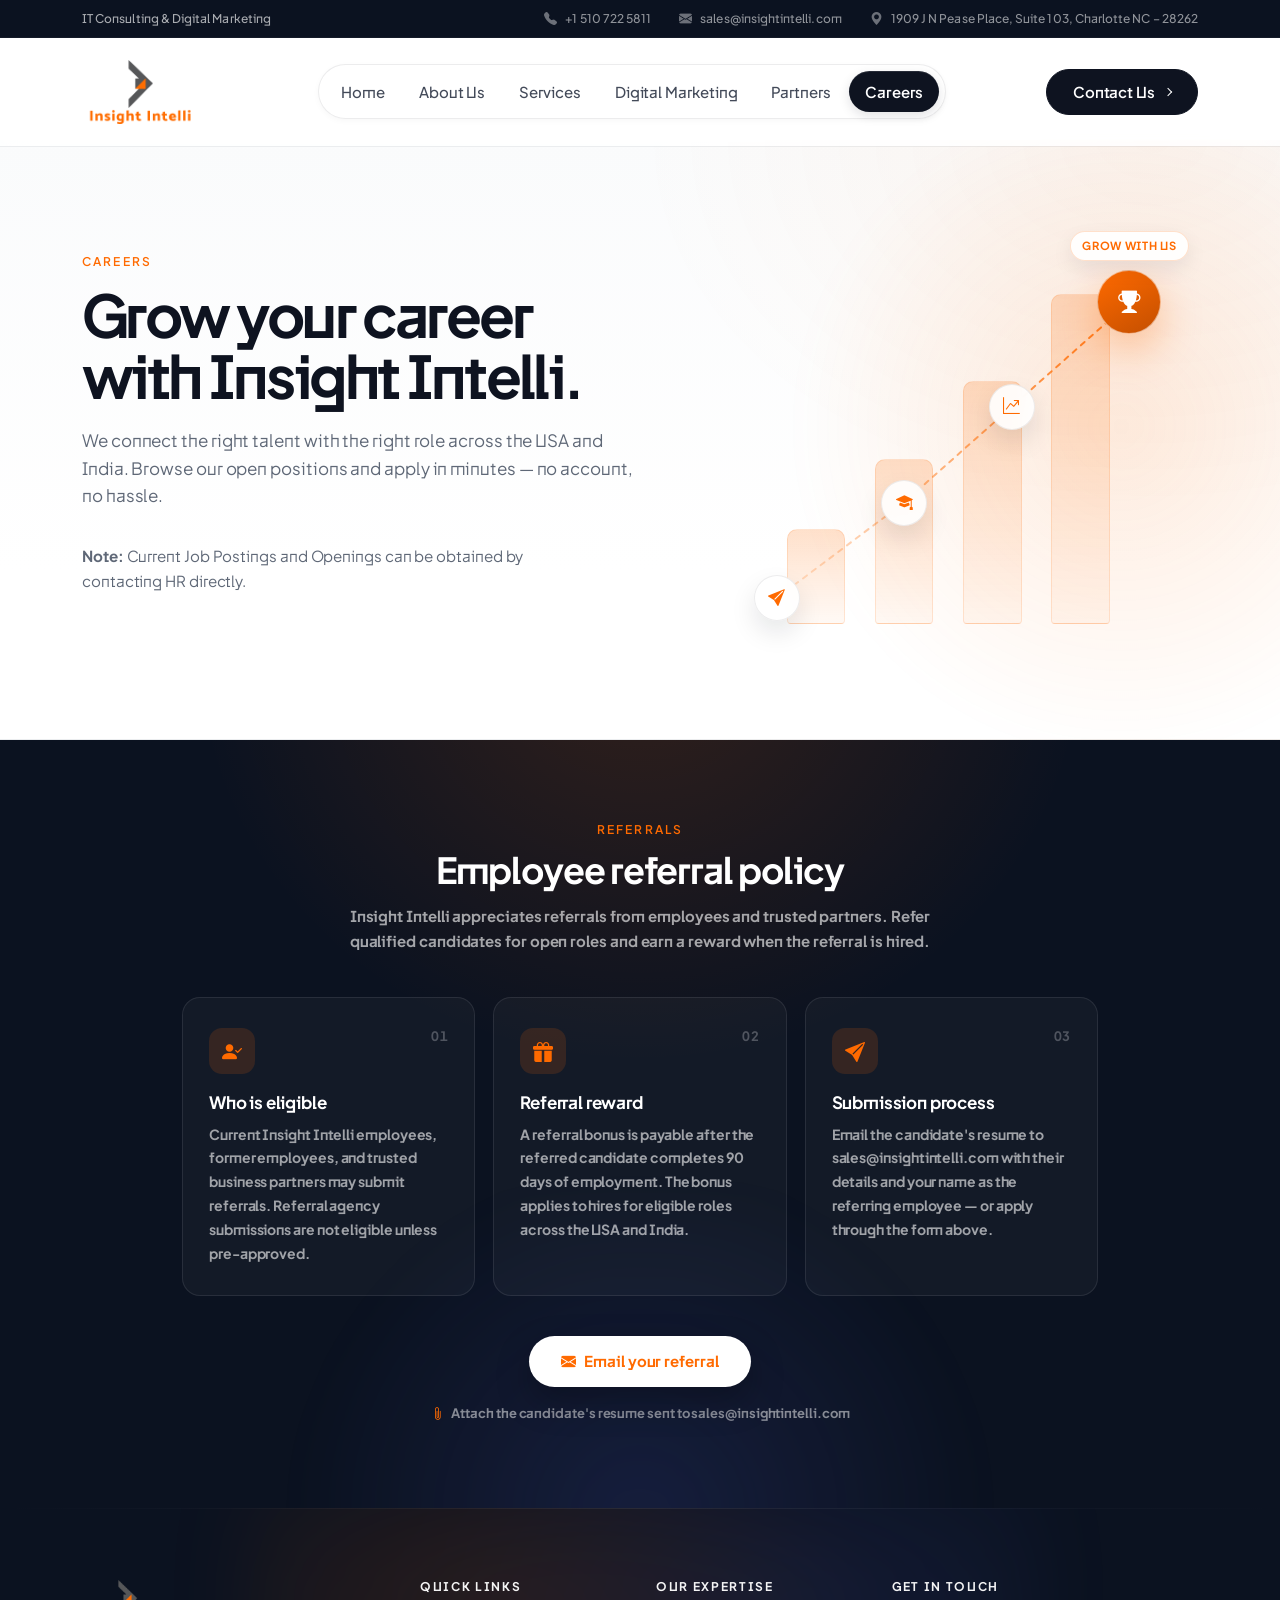
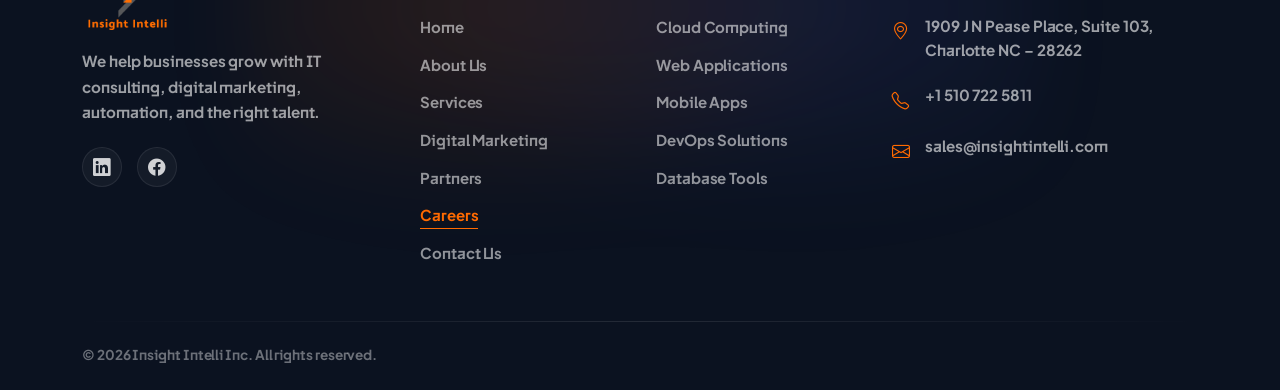
<file: careers.html>
<!doctype html>
<html lang="en">

<head>
  <meta charset="UTF-8" />
  <meta name="viewport" content="width=device-width, initial-scale=1.0" />
  <!-- SEO Meta Tags -->
  <title>
    Careers at Insight Intelli | Technology &amp; Staffing Opportunities
  </title>
  <meta name="description"
    content="Explore careers with Insight Intelli and connect with opportunities in technology, staffing, consulting, and digital delivery." />
  <meta name="robots" content="index, follow, max-image-preview:large" />
  <link rel="canonical" href="https://insightintelli.com/careers.html" />

  <!-- Open Graph -->
  <meta property="og:type" content="website" />
  <meta property="og:title" content="Careers at Insight Intelli | Technology &amp; Staffing Opportunities" />
  <meta property="og:description"
    content="Explore careers with Insight Intelli and connect with opportunities in technology, staffing, consulting, and digital delivery." />
  <meta property="og:image" content="https://insightintelli.com/images/logo.png" />
  <meta property="og:image:alt" content="Insight Intelli logo" />
  <meta property="og:url" content="https://insightintelli.com/careers.html" />
  <meta property="og:site_name" content="Insight Intelli" />
  <meta property="og:locale" content="en_US" />

  <!-- Twitter Card -->
  <meta name="twitter:card" content="summary_large_image" />
  <meta name="twitter:title" content="Careers at Insight Intelli | Technology &amp; Staffing Opportunities" />
  <meta name="twitter:description"
    content="Explore careers with Insight Intelli and connect with opportunities in technology, staffing, consulting, and digital delivery." />
  <meta name="twitter:image" content="https://insightintelli.com/images/logo.png" />
  <meta name="twitter:image:alt" content="Insight Intelli logo" />

  <!-- Additional SEO -->
  <meta name="author" content="Insight Intelli" />
  <meta name="theme-color" content="#ff6a00" />
  <meta name="keywords"
    content="IT jobs, software developer jobs, DevOps engineer jobs, systems analyst jobs, careers at Insight Intelli, employee referral, USA jobs" />

  <!-- Preconnect for Performance -->
  <link rel="preconnect" href="https://fonts.googleapis.com" />
  <link rel="preconnect" href="https://fonts.gstatic.com" crossorigin />

  <!-- Fonts -->
  <link
    href="https://fonts.googleapis.com/css2?family=Plus+Jakarta+Sans:wght@400;500;600;700;800&family=Manrope:wght@400;500;600;700;800&display=swap"
    rel="stylesheet" />

  <!-- Bootstrap CSS -->
  <link href="https://cdn.jsdelivr.net/npm/bootstrap@5.3.0/dist/css/bootstrap.min.css" rel="stylesheet" />

  <!-- Bootstrap Icons -->
  <link rel="stylesheet" href="https://cdn.jsdelivr.net/npm/bootstrap-icons@1.11.1/font/bootstrap-icons.css" />

  <!-- Custom Stylesheet -->
  <link rel="stylesheet" href="style.css" />
  <link rel="stylesheet" href="careers.css" />

  <!-- Favicon -->
  <link rel="icon" href="images/logo.png" type="image/png" />

  <!-- Schema.org Structured Data -->
  <script type="application/ld+json">
      {
        "@context": "https://schema.org",
        "@type": "Organization",
        "name": "Insight Intelli",
        "url": "https://insightintelli.com",
        "logo": "https://insightintelli.com/images/logo.png",
        "description": "Strategic staffing, smart automation, and scalable digital solutions.",
        "contactPoint": {
          "@type": "ContactPoint",
          "telephone": "+1-510-722-5811",
          "contactType": "customer service",
          "email": "sales@insightintelli.com"
        },
        "sameAs": [
          "https://www.linkedin.com/company/insightintelli-inc./",
          "https://www.facebook.com/insightintelli/"
        ]
      }
    </script>
</head>

<body>
  <!-- Skip to Content (Accessibility) -->
  <a href="#main-content" class="skip-to-content">Skip to main content</a>

  <header class="header" role="banner">
    <!-- TOP INFO BAR -->
    <div class="top-bar">
      <div class="container">
        <div class="top-bar-left">
          IT Consulting &amp; Digital Marketing
        </div>
        <div class="top-bar-right d-none d-md-flex">
          <a href="tel:+15107225811" class="top-bar-link">
            <i class="bi bi-telephone-fill"></i>
            +1 510 722 5811
          </a>
          <a href="mailto:sales@insightintelli.com" class="top-bar-link">
            <i class="bi bi-envelope-fill" aria-hidden="true"></i>
            sales@insightintelli.com
          </a>
          <div class="top-bar-link">
            <i class="bi bi-geo-alt-fill"></i>
            1909 J N Pease Place, Suite 103, Charlotte NC &ndash; 28262
          </div>
        </div>
      </div>
    </div>

    <!-- MAIN NAVBAR -->
    <nav class="navbar navbar-expand-lg modern-navbar">
      <div class="container">
        <a class="navbar-brand" href="index.html">
          <img src="images/logo.png" alt="Insight Intelli" />
        </a>

        <button class="navbar-toggler" type="button" data-bs-toggle="collapse" data-bs-target="#navbarNav"
          aria-controls="navbarNav" aria-expanded="false" aria-label="Toggle navigation">
          <span class="toggler-icon"></span>
          <span class="toggler-icon"></span>
          <span class="toggler-icon"></span>
        </button>

        <div class="collapse navbar-collapse" id="navbarNav">
          <ul class="navbar-nav mx-auto">
            <li class="nav-item">
              <a class="nav-link" href="index.html">Home</a>
            </li>
            <li class="nav-item">
              <a class="nav-link" href="about.html">About Us</a>
            </li>
            <li class="nav-item">
              <a class="nav-link" href="services.html">Services</a>
            </li>
            <li class="nav-item">
              <a class="nav-link" href="services/digital-marketing.html">Digital Marketing</a>
            </li>
            <li class="nav-item">
              <a class="nav-link" href="partners.html">Partners</a>
            </li>
            <li class="nav-item">
              <a class="nav-link active" aria-current="page" href="careers.html">Careers</a>
            </li>
          </ul>
          <div class="d-none d-lg-block">
            <a href="contact.html" class="nav-cta">Contact Us</a>
          </div>
          <!-- Mobile only CTA -->
          <div class="d-lg-none mt-3">
            <a href="contact.html" class="nav-cta w-100 text-center">Contact Us</a>
          </div>
        </div>
      </div>
    </nav>
  </header>

  <main id="main-content">
    <!-- ========== HERO ========== -->
    <section class="cr-hero" aria-labelledby="cr-hero-h">
      <span class="cr-hero-orb" aria-hidden="true"></span>
      <div class="container">
        <div class="cr-hero-grid">
          <div class="cr-hero-content">
            <p class="cr-eyebrow">Careers</p>
            <h1 class="cr-hero-title" id="cr-hero-h">
              Grow your career with Insight Intelli.
            </h1>
            <p class="cr-hero-sub">
              We connect the right talent with the right role across the USA
              and India. Browse our open positions and apply in minutes
              &mdash; no account, no hassle.
            </p>
            <p class="cr-hero-sub" style="margin-top: 16px; font-size: 0.95rem; opacity: 0.85;">
              <strong>Note:</strong> Current Job Postings and Openings can be obtained by contacting HR directly.
            </p>

          </div>

          <div class="cr-hero-visual" aria-hidden="true">
            <div class="cr-climb">
              <span class="cr-climb-bar cr-climb-bar--1"></span>
              <span class="cr-climb-bar cr-climb-bar--2"></span>
              <span class="cr-climb-bar cr-climb-bar--3"></span>
              <span class="cr-climb-bar cr-climb-bar--4"></span>
              <svg class="cr-climb-line" viewBox="0 0 100 100" preserveAspectRatio="none">
                <defs>
                  <linearGradient id="crLine" x1="0" y1="1" x2="1" y2="0">
                    <stop offset="0" stop-color="#ff6a00" stop-opacity="0.15" />
                    <stop offset="1" stop-color="#ff6a00" stop-opacity="0.9" />
                  </linearGradient>
                </defs>
                <path d="M14 86 L40 64 L62 42 L86 18" fill="none" stroke="url(#crLine)" stroke-width="2"
                  vector-effect="non-scaling-stroke" stroke-linecap="round" stroke-linejoin="round" />
              </svg>
              <div class="cr-step cr-step--1">
                <i class="bi bi-send-fill" aria-hidden="true"></i>
              </div>
              <div class="cr-step cr-step--2">
                <i class="bi bi-mortarboard-fill" aria-hidden="true"></i>
              </div>
              <div class="cr-step cr-step--3">
                <i class="bi bi-graph-up-arrow" aria-hidden="true"></i>
              </div>
              <div class="cr-step cr-step--4 cr-step--top">
                <i class="bi bi-trophy-fill" aria-hidden="true"></i>
                <span class="cr-step-flag">Grow with us</span>
              </div>
            </div>
          </div>
        </div>
      </div>
    </section>

    <!-- ========== OPEN POSITIONS ========== -->
    <section class="cr-positions" id="openings" aria-labelledby="cr-positions-h" hidden>
      <div class="container">
        <header class="cr-section-head cr-reveal">
          <p class="cr-eyebrow">Open positions</p>
          <h2 class="cr-heading" id="cr-positions-h">Current openings.</h2>
        </header>

        <div class="cr-positions-bar">
          <div class="cr-search">
            <i class="bi bi-search" aria-hidden="true"></i>
            <input type="search" id="jobSearch" placeholder="Search roles (e.g. Java, DevOps, Analyst)"
              aria-label="Search open roles" />
          </div>
          <p class="cr-count" aria-live="polite">
            <strong id="jobCount">14</strong> of 14 roles
          </p>
        </div>

        <div class="cr-grid" id="jobGrid">
          <article class="cr-job" data-job="Software Developer &ndash; HTML, CSS, JavaScript">
            <span class="cr-job-num">01</span>
            <div class="cr-job-main">
              <span class="cr-job-title">Software Developer &ndash; HTML, CSS, JavaScript</span>
              <span class="cr-job-meta"><span class="cr-tag">Full-time</span> USA</span>
            </div>
            <button type="button" class="cr-job-apply">
              Apply <i class="bi bi-arrow-right" aria-hidden="true"></i>
            </button>
          </article>

          <article class="cr-job" data-job="DevOps Engineer">
            <span class="cr-job-num">02</span>
            <div class="cr-job-main">
              <span class="cr-job-title">DevOps Engineer</span>
              <span class="cr-job-meta"><span class="cr-tag">Full-time</span> USA</span>
            </div>
            <button type="button" class="cr-job-apply">
              Apply <i class="bi bi-arrow-right" aria-hidden="true"></i>
            </button>
          </article>

          <article class="cr-job" data-job="Software Developer &ndash; ETL">
            <span class="cr-job-num">03</span>
            <div class="cr-job-main">
              <span class="cr-job-title">Software Developer &ndash; ETL</span>
              <span class="cr-job-meta"><span class="cr-tag">Full-time</span> USA</span>
            </div>
            <button type="button" class="cr-job-apply">
              Apply <i class="bi bi-arrow-right" aria-hidden="true"></i>
            </button>
          </article>

          <article class="cr-job" data-job="Business Systems Analyst">
            <span class="cr-job-num">04</span>
            <div class="cr-job-main">
              <span class="cr-job-title">Business Systems Analyst</span>
              <span class="cr-job-meta"><span class="cr-tag">Full-time</span> USA</span>
            </div>
            <button type="button" class="cr-job-apply">
              Apply <i class="bi bi-arrow-right" aria-hidden="true"></i>
            </button>
          </article>

          <article class="cr-job" data-job="Software Developer &ndash; C#, .NET">
            <span class="cr-job-num">05</span>
            <div class="cr-job-main">
              <span class="cr-job-title">Software Developer &ndash; C#, .NET</span>
              <span class="cr-job-meta"><span class="cr-tag">Full-time</span> USA</span>
            </div>
            <button type="button" class="cr-job-apply">
              Apply <i class="bi bi-arrow-right" aria-hidden="true"></i>
            </button>
          </article>

          <article class="cr-job" data-job="Software Developer &ndash; Salesforce">
            <span class="cr-job-num">06</span>
            <div class="cr-job-main">
              <span class="cr-job-title">Software Developer &ndash; Salesforce</span>
              <span class="cr-job-meta"><span class="cr-tag">Full-time</span> USA</span>
            </div>
            <button type="button" class="cr-job-apply">
              Apply <i class="bi bi-arrow-right" aria-hidden="true"></i>
            </button>
          </article>

          <article class="cr-job" data-job="Software Developer &ndash; Splunk">
            <span class="cr-job-num">07</span>
            <div class="cr-job-main">
              <span class="cr-job-title">Software Developer &ndash; Splunk</span>
              <span class="cr-job-meta"><span class="cr-tag">Full-time</span> USA</span>
            </div>
            <button type="button" class="cr-job-apply">
              Apply <i class="bi bi-arrow-right" aria-hidden="true"></i>
            </button>
          </article>

          <article class="cr-job" data-job="Software Developer &ndash; Microsoft SharePoint Development">
            <span class="cr-job-num">08</span>
            <div class="cr-job-main">
              <span class="cr-job-title">Software Developer &ndash; Microsoft SharePoint
                Development</span>
              <span class="cr-job-meta"><span class="cr-tag">Full-time</span> USA</span>
            </div>
            <button type="button" class="cr-job-apply">
              Apply <i class="bi bi-arrow-right" aria-hidden="true"></i>
            </button>
          </article>

          <article class="cr-job" data-job="Software Developer &ndash; Microsoft SQL Server">
            <span class="cr-job-num">09</span>
            <div class="cr-job-main">
              <span class="cr-job-title">Software Developer &ndash; Microsoft SQL Server</span>
              <span class="cr-job-meta"><span class="cr-tag">Full-time</span> USA</span>
            </div>
            <button type="button" class="cr-job-apply">
              Apply <i class="bi bi-arrow-right" aria-hidden="true"></i>
            </button>
          </article>

          <article class="cr-job" data-job="Software Developer &ndash; Java and Android Application Development">
            <span class="cr-job-num">10</span>
            <div class="cr-job-main">
              <span class="cr-job-title">Software Developer &ndash; Java and Android Application
                Development</span>
              <span class="cr-job-meta"><span class="cr-tag">Full-time</span> USA</span>
            </div>
            <button type="button" class="cr-job-apply">
              Apply <i class="bi bi-arrow-right" aria-hidden="true"></i>
            </button>
          </article>

          <article class="cr-job" data-job="Systems Analyst">
            <span class="cr-job-num">11</span>
            <div class="cr-job-main">
              <span class="cr-job-title">Systems Analyst</span>
              <span class="cr-job-meta"><span class="cr-tag">Full-time</span> USA</span>
            </div>
            <button type="button" class="cr-job-apply">
              Apply <i class="bi bi-arrow-right" aria-hidden="true"></i>
            </button>
          </article>

          <article class="cr-job" data-job="Software Developer &ndash; Talend Development">
            <span class="cr-job-num">12</span>
            <div class="cr-job-main">
              <span class="cr-job-title">Software Developer &ndash; Talend Development</span>
              <span class="cr-job-meta"><span class="cr-tag">Full-time</span> Charlotte, NC</span>
            </div>
            <button type="button" class="cr-job-apply">
              Apply <i class="bi bi-arrow-right" aria-hidden="true"></i>
            </button>
          </article>

          <article class="cr-job" data-job="Systems Analyst &ndash; Computer Programming Tools">
            <span class="cr-job-num">13</span>
            <div class="cr-job-main">
              <span class="cr-job-title">Systems Analyst &ndash; Computer Programming Tools</span>
              <span class="cr-job-meta"><span class="cr-tag">Full-time</span> USA</span>
            </div>
            <button type="button" class="cr-job-apply">
              Apply <i class="bi bi-arrow-right" aria-hidden="true"></i>
            </button>
          </article>

          <article class="cr-job" data-job="Network Engineer">
            <span class="cr-job-num">14</span>
            <div class="cr-job-main">
              <span class="cr-job-title">Network Engineer</span>
              <span class="cr-job-meta"><span class="cr-tag">Full-time</span> USA</span>
            </div>
            <button type="button" class="cr-job-apply">
              Apply <i class="bi bi-arrow-right" aria-hidden="true"></i>
            </button>
          </article>
        </div>

        <p class="cr-empty" id="jobEmpty">
          <i class="bi bi-search" aria-hidden="true"></i>
          No roles match your search. Try a different keyword or
          <button type="button" class="cr-btn-ghost" id="clearSearch" style="
                border: none;
                padding: 0;
                color: var(--color-brand);
                border-bottom: 1px solid var(--color-brand);
              ">
            apply generally</button>.
        </p>
      </div>
    </section>

    <!-- ========== APPLICATION FORM ========== -->
    <section class="cr-apply" id="apply" aria-labelledby="cr-apply-h" hidden>
      <div class="container">
        <div class="cr-apply-layout">
          <!-- Info panel -->
          <aside class="cr-apply-aside cr-reveal">
            <p class="cr-eyebrow">Apply now</p>
            <h2 class="cr-heading" id="cr-apply-h">
              Send us your application.
            </h2>
            <p class="cr-apply-lead">
              Tell us who you are and the role you&rsquo;re after. Our team
              reviews every application and reaches out to strong matches.
            </p>
            <ul class="cr-apply-points">
              <li>
                <i class="bi bi-check-circle-fill" aria-hidden="true"></i>
                Takes under two minutes to complete.
              </li>
              <li>
                <i class="bi bi-check-circle-fill" aria-hidden="true"></i>
                Attach a resume or share a portfolio link.
              </li>
              <li>
                <i class="bi bi-check-circle-fill" aria-hidden="true"></i> We
                reply to shortlisted candidates within days.
              </li>
            </ul>
            <p class="cr-apply-contact">
              Prefer email? Write to
              <a href="mailto:sales@insightintelli.com">sales@insightintelli.com</a>
            </p>
          </aside>

          <!-- Form -->
          <div class="cr-form-card">
            <form id="applyForm" novalidate>
              <!-- Position -->
              <div class="field-group field-select-group full" id="fg-position" style="margin-bottom: 18px" hidden>
                <select id="position" name="position" class="field-select" aria-describedby="position-error">
                  <option value="" disabled hidden>Select a position…</option>
                  <!-- role options injected by JS -->
                  <option value="Employee referral">Employee referral</option>
                  <option value="General / open application" selected>
                    General / open application
                  </option>
                </select>
                <label class="field-label" for="position">Position</label>
                <span class="field-error" id="position-error" role="alert">Please choose a position.</span>
              </div>

              <!-- Name + Email -->
              <div class="cr-form-row">
                <div class="field-group" id="fg-name">
                  <input type="text" id="fullName" name="fullName" class="field-input" placeholder="Full name"
                    autocomplete="name" required aria-required="true" aria-describedby="name-error" />
                  <label class="field-label" for="fullName">Full name</label>
                  <span class="field-error" id="name-error" role="alert">Please enter your name.</span>
                </div>
                <div class="field-group" id="fg-email">
                  <input type="email" id="email" name="email" class="field-input" placeholder="Email"
                    autocomplete="email" required aria-required="true" aria-describedby="email-error" />
                  <label class="field-label" for="email">Email</label>
                  <span class="field-error" id="email-error" role="alert">Please enter a valid email.</span>
                </div>
              </div>

              <!-- Phone -->
              <div class="cr-form-row">
                <div class="field-group" id="fg-phone">
                  <input type="tel" id="phone" name="phone" class="field-input" placeholder="Phone" autocomplete="tel"
                    required aria-required="true" aria-describedby="phone-error" />
                  <label class="field-label" for="phone">Phone</label>
                  <span class="field-error" id="phone-error" role="alert">Please enter your phone number.</span>
                </div>
              </div>

              <!-- Experience -->
              <div class="field-group field-select-group full" id="fg-exp" style="margin-bottom: 18px">
                <select id="experience" name="experience" class="field-select">
                  <option value="" disabled selected hidden>
                    Select experience…
                  </option>
                  <option value="0–1 years">0–1 years</option>
                  <option value="1–3 years">1–3 years</option>
                  <option value="3–5 years">3–5 years</option>
                  <option value="5–8 years">5–8 years</option>
                  <option value="8+ years">8+ years</option>
                </select>
                <label class="field-label" for="experience">Years of experience (optional)</label>
              </div>

              <!-- Résumé -->
              <div class="cr-file">
                <label class="cr-file-label" for="resume">
                  <i class="bi bi-paperclip" aria-hidden="true"></i>
                  <span class="cr-file-text">
                    <strong>Attach your resume - PDF or Word,
                      up to 5&nbsp;MB (required)
                      <span class="cr-file-name" id="resumeName"></span>
                  </span>
                  <input type="file" id="resume" name="resume" accept=".pdf,.doc,.docx" />
                </label>
                <span class="field-error" id="resume-error" role="alert" style="display: none">File must be under 5
                  MB.</span>
              </div>

              <!-- Message -->
              <div class="field-group full" id="fg-message" style="margin-bottom: 16px">
                <textarea id="message" name="message" class="field-textarea" placeholder="Message"></textarea>
                <label class="field-label" for="message">Tell us about yourself (optional)</label>
              </div>

              <!-- Consent -->
              <label class="cr-consent" id="fg-consent">
                <input type="checkbox" id="consent" name="consent" required aria-required="true" />
                <span>I agree to Insight Intelli storing my details for
                  recruitment purposes.</span>
              </label>
              <span class="field-error" id="consent-error" role="alert" style="display: none">Please accept to
                continue.</span>

              <!-- Submit -->
              <div class="cr-submit-wrap">
                <button type="submit" class="btn-submit" id="applySubmit">
                  <span class="btn-submit-label">Submit application</span>
                  <i class="bi bi-arrow-right" aria-hidden="true"></i>
                </button>
                <span class="cr-submit-note">Your information is kept confidential.,</span>
              </div>

              <!-- Feedback -->
              <div class="cr-form-msg is-success" id="applySuccess" role="status" aria-live="polite">
                <i class="bi bi-check-circle-fill" aria-hidden="true"></i>
                <span>Application received! Our team will be in touch soon.</span>
              </div>
              <div class="cr-form-msg is-error" id="applyError" role="alert" aria-live="assertive">
                <i class="bi bi-exclamation-circle-fill" aria-hidden="true"></i>
                <span>Something went wrong. Please try again, or email
                  sales@insightintelli.com.</span>
              </div>
            </form>
          </div>
        </div>
      </div>
    </section>

    <!-- ========== REFERRAL ========== -->
    <section class="cr-referral" aria-labelledby="cr-referral-h">
      <span class="cr-referral-glow" aria-hidden="true"></span>
      <div class="container cr-referral-inner">
        <header class="cr-referral-head">
          <p class="cr-referral-eyebrow">Referrals</p>
          <h2 class="cr-referral-title" id="cr-referral-h">
            Employee referral policy
          </h2>
          <p class="cr-referral-text">
            Insight Intelli appreciates referrals from employees and trusted
            partners. Refer qualified candidates for open roles and earn a
            reward when the referral is hired.
          </p>
        </header>

        <div class="cr-policy-grid">
          <article class="cr-policy-card cr-reveal">
            <span class="cr-policy-icon" aria-hidden="true"><i class="bi bi-person-check-fill"></i></span>
            <span class="cr-policy-num" aria-hidden="true">01</span>
            <h3>Who is eligible</h3>
            <p>
              Current Insight Intelli employees, former employees, and trusted
              business partners may submit referrals. Referral agency
              submissions are not eligible unless pre-approved.
            </p>
          </article>
          <article class="cr-policy-card cr-reveal">
            <span class="cr-policy-icon" aria-hidden="true"><i class="bi bi-gift-fill"></i></span>
            <span class="cr-policy-num" aria-hidden="true">02</span>
            <h3>Referral reward</h3>
            <p>
              A referral bonus is payable after the referred candidate
              completes 90 days of employment. The bonus applies to hires for
              eligible roles across the USA and India.
            </p>
          </article>
          <article class="cr-policy-card cr-reveal">
            <span class="cr-policy-icon" aria-hidden="true"><i class="bi bi-send-fill"></i></span>
            <span class="cr-policy-num" aria-hidden="true">03</span>
            <h3>Submission process</h3>
            <p>
              Email the candidate's resume to sales@insightintelli.com with
              their details and your name as the referring employee &mdash; or
              apply through the form above.
            </p>
          </article>
        </div>

        <div class="cr-referral-cta">
          <a href="mailto:sales@insightintelli.com?subject=Employee%20Referral&amp;body=Hi%20Insight%20Intelli%20team%2C%0D%0A%0D%0AI%20would%20like%20to%20refer%20a%20candidate%20for%20an%20open%20role.%20Please%20find%20their%20details%20below%20and%20the%20r%C3%A9sum%C3%A9%20attached%3A%0D%0A%0D%0ACandidate%20name%3A%0D%0ARole%20of%20interest%3A%0D%0ACandidate%20email%3A%0D%0ACandidate%20phone%3A%0D%0A%0D%0AReferred%20by%3A"
            class="btn btn-brand cr-referral-btn">
            <i class="bi bi-envelope-fill" aria-hidden="true"></i>
            Email your referral
          </a>
          <span class="cr-referral-note">
            <i class="bi bi-paperclip" aria-hidden="true"></i>
            Attach the candidate's resume sent to sales@insightintelli.com
          </span>
        </div>
      </div>
    </section>
    <!-- ========== JOB DESCRIPTION MODAL (content injected by JS) ========== -->
    <div class="cr-modal" id="jdModal" hidden>
      <div class="cr-modal-overlay" data-close></div>
      <div class="cr-modal-dialog" role="dialog" aria-modal="true" aria-labelledby="jdModalTitle">
        <button type="button" class="cr-modal-close" aria-label="Close job description" data-close>
          <i class="bi bi-x-lg" aria-hidden="true"></i>
        </button>
        <p class="cr-modal-tag" id="jdModalTag"></p>
        <h2 class="cr-modal-title" id="jdModalTitle"></h2>
        <dl class="cr-spec-grid" id="jdModalSpecs" hidden></dl>
        <div class="cr-modal-section" id="jdModalOverview" hidden></div>
        <div class="cr-modal-section" id="jdModalResp" hidden></div>
        <div class="cr-modal-section" id="jdModalReq" hidden></div>
        <button type="button" class="btn btn-brand cr-job-apply" id="jdModalApply">
          Apply for this role
        </button>
      </div>
    </div>
  </main>

  <!-- ========== FOOTER ========== -->
  <footer class="site-footer" role="contentinfo">
    <div class="container">
      <div class="footer-grid">
        <!-- Column 1: Brand & Social -->
        <div class="footer-column">
          <a href="index.html" class="footer-logo" aria-label="Insight Intelli Home">
            <img src="images/logo.png" alt="Insight Intelli" width="200" height="60" />
          </a>
          <p class="footer-brand-text">
            We help businesses grow with IT consulting, digital marketing,
            automation, and the right talent.
          </p>
          <div class="footer-social">
            <a href="https://www.linkedin.com/company/insightintelli-inc./" target="_blank" rel="noopener"
              aria-label="LinkedIn"><i class="bi bi-linkedin"></i></a>
            <a href="https://www.facebook.com/insightintelli/" target="_blank" rel="noopener" aria-label="Facebook"><i
                class="bi bi-facebook"></i></a>
          </div>
        </div>

        <!-- Column 2: Quick Links -->
        <div class="footer-column">
          <h3 class="footer-heading">Quick Links</h3>
          <ul class="footer-links">
            <li><a href="index.html">Home</a></li>
            <li><a href="about.html">About Us</a></li>
            <li><a href="services.html">Services</a></li>
            <li><a href="services/digital-marketing.html">Digital Marketing</a></li>
            <li><a href="partners.html">Partners</a></li>
            <li><a href="careers.html">Careers</a></li>
            <li><a href="contact.html">Contact Us</a></li>
          </ul>
        </div>

        <!-- Column 3: Our Expertise -->
        <div class="footer-column">
          <h3 class="footer-heading">Our Expertise</h3>
          <ul class="footer-links expertise-links">
            <li><a href="about.html#expertise">Cloud Computing</a></li>
            <li><a href="about.html#expertise">Web Applications</a></li>
            <li><a href="about.html#expertise">Mobile Apps</a></li>
            <li><a href="about.html#expertise">DevOps Solutions</a></li>
            <li><a href="about.html#expertise">Database Tools</a></li>
          </ul>
        </div>

        <!-- Column 4: Contact & Newsletter -->
        <div class="footer-column">
          <h3 class="footer-heading">Get in Touch</h3>
          <div class="footer-contact-info">
            <div class="footer-contact-item">
              <i class="bi bi-geo-alt" aria-hidden="true"></i>
              <span>1909 J N Pease Place, Suite 103, Charlotte NC &ndash;
                28262</span>
            </div>
            <div class="footer-contact-item">
              <i class="bi bi-telephone" aria-hidden="true"></i>
              <a href="tel:+15107225811">+1 510 722 5811</a>
            </div>
            <div class="footer-contact-item">
              <i class="bi bi-envelope" aria-hidden="true"></i>
              <a href="mailto:sales@insightintelli.com">sales@insightintelli.com</a>
            </div>
          </div>
        </div>
      </div>

      <div class="footer-bottom">
        <div class="footer-separator"></div>
        <div class="footer-copyright-wrapper">
          <p>&copy; 2026 Insight Intelli Inc. All rights reserved.</p>
        </div>
      </div>
    </div>
  </footer>

  <!-- Scroll to Top -->
  <button id="scrollToTop" class="scroll-to-top" aria-label="Scroll to top">
    <i class="bi bi-arrow-up" aria-hidden="true"></i>
  </button>

  <!-- Bootstrap JS -->
  <script src="https://cdn.jsdelivr.net/npm/bootstrap@5.3.0/dist/js/bootstrap.bundle.min.js"></script>

  <script>
    /* =========================================================
       Google Apps Script endpoint
       Paste your deployed Web App URL between the quotes to send
       applications live. While empty, the form validates and shows
       a success state without sending (safe for previewing).
       ========================================================= */
    const APPLICATION_ENDPOINT = "https://script.google.com/macros/s/AKfycbwA5XnBqdy2rC8sLpkT2uqaoe8G07S9LOW4MAD_Giai2optNDXV6tDlFqPI-gzP6ohlkQ/exec";

    // ========== HEADER SCROLL ==========
    const header = document.querySelector(".header");
    window.addEventListener(
      "scroll",
      () => {
        header.classList.toggle("scrolled", window.scrollY > 50);
      },
      { passive: true },
    );

    // ========== SCROLL TO TOP ==========
    const scrollTopBtn = document.getElementById("scrollToTop");
    window.addEventListener(
      "scroll",
      () => {
        scrollTopBtn.classList.toggle("visible", window.pageYOffset > 300);
      },
      { passive: true },
    );
    scrollTopBtn.addEventListener("click", () =>
      window.scrollTo({ top: 0, behavior: "smooth" }),
    );

    // ========== MOBILE MENU ==========
    function closeMenu() {
      const c = document.getElementById("navbarNav");
      if (c && c.classList.contains("show")) {
        new bootstrap.Collapse(c, { toggle: false }).hide();
      }
    }
    document
      .querySelectorAll(".navbar-nav .nav-link")
      .forEach((l) => l.addEventListener("click", closeMenu));
    document.addEventListener("keydown", (e) => {
      if (e.key === "Escape") closeMenu();
    });

    // ========== ACTIVE NAV LINK ==========
    const currentPage = location.pathname.split("/").pop() || "index.html";
    document
      .querySelectorAll(".navbar-nav .nav-link, .footer-links a")
      .forEach((item) => {
        const href = item.getAttribute("href");
        if (href && href.startsWith(currentPage))
          item.classList.add("active");
      });

    // ========== SMOOTH SCROLL ==========
    function smoothScrollTo(target) {
      if (target)
        target.scrollIntoView({ behavior: "smooth", block: "start" });
    }
    document.querySelectorAll('a[href^="#"]').forEach((a) => {
      a.addEventListener("click", (e) => {
        const href = a.getAttribute("href");
        if (href === "#") return;
        const t = document.querySelector(href);
        if (t) {
          e.preventDefault();
          smoothScrollTo(t);
        }
      });
    });

    // ========== SCROLL REVEAL ==========
    const revealObserver = new IntersectionObserver(
      (entries) => {
        entries.forEach((entry) => {
          if (entry.isIntersecting) {
            entry.target.classList.add("scroll-animate");
            revealObserver.unobserve(entry.target);
          }
        });
      },
      { threshold: 0.12, rootMargin: "0px 0px -40px 0px" },
    );
    document.querySelectorAll(".cr-reveal").forEach((el, i) => {
      el.style.transitionDelay = Math.min(i, 3) * 0.06 + "s";
      revealObserver.observe(el);
    });

    // ========== POSITION SELECT (built from job cards) ==========
    const positionSelect = document.getElementById("position");
    const jobCards = Array.from(
      document.querySelectorAll("#jobGrid .cr-job[data-job]"),
    );
    const refOption = positionSelect.querySelector(
      'option[value="Employee referral"]',
    );
    jobCards.forEach((card) => {
      const opt = document.createElement("option");
      opt.value = card.dataset.job;
      opt.textContent = card.dataset.job;
      positionSelect.insertBefore(opt, refOption);
    });

    // ========== APPLY (pre-fill + scroll + focus) ==========
    function applyFor(job) {
      if (job) {
        let match = Array.from(positionSelect.options).find(
          (o) => o.value === job,
        );
        if (!match) {
          match = document.createElement("option");
          match.value = job;
          match.textContent = job;
          positionSelect.insertBefore(match, refOption);
        }
        positionSelect.value = job;
        const g = document.getElementById("fg-position");
        if (g) g.classList.remove("has-error");
      }
      smoothScrollTo(document.getElementById("apply"));
      const card = document.querySelector(".cr-form-card");
      if (card) {
        card.style.transition = "box-shadow .4s ease";
        card.style.boxShadow =
          "0 0 0 3px var(--color-brand-alpha-20), 0 20px 50px rgba(14,19,32,.08)";
        setTimeout(() => {
          card.style.boxShadow = "";
        }, 1200);
      }
      setTimeout(() => {
        const name = document.getElementById("fullName");
        if (name) name.focus({ preventScroll: true });
      }, 600);
    }

    /* =========================================================
       Job descriptions — edit or extend these freely.
       Keys must match each role's data-job value exactly.
       ========================================================= */
    const JOB_DESCRIPTIONS = {
      "Software Developer – HTML, CSS, JavaScript": {
        type: "Full-time",
        location: "United States",
        summary:
          "Build and maintain responsive, accessible web interfaces that bring product designs to life across modern browsers and devices.",
        responsibilities: [
          "Develop responsive UI using semantic HTML, modern CSS, and vanilla JavaScript.",
          "Translate designs and wireframes into pixel-accurate, cross-browser layouts.",
          "Optimize pages for performance, accessibility (WCAG), and SEO.",
          "Collaborate with designers and back-end developers to integrate APIs.",
        ],
        requirements: [
          "Strong hands-on experience with HTML5, CSS3, and JavaScript (ES6+).",
          "Familiarity with responsive design, Flexbox/Grid, and browser dev tools.",
          "Working knowledge of version control (Git) and basic build tooling.",
          "Bachelor's degree in Computer Science or equivalent practical experience.",
        ],
      },
      "DevOps Engineer": {
        type: "Full-time",
        location: "United States",
        summary:
          "Automate build, release, and infrastructure workflows so teams can ship reliable software faster.",
        responsibilities: [
          "Design and maintain CI/CD pipelines for automated build, test, and deployment.",
          "Provision and manage cloud infrastructure using infrastructure-as-code.",
          "Monitor system health, set up alerting, and drive incident response.",
          "Improve reliability, scalability, and security across environments.",
        ],
        requirements: [
          "Experience with AWS, Azure, or GCP and containers (Docker/Kubernetes).",
          "Proficiency with CI/CD tools and scripting (Bash, Python, or similar).",
          "Knowledge of IaC tools such as Terraform or CloudFormation.",
          "Bachelor's degree in a relevant field or equivalent experience.",
        ],
      },
      "Software Developer – ETL": {
        type: "Full-time",
        location: "United States",
        summary:
          "Design and build data pipelines that extract, transform, and load data across systems for analytics and reporting.",
        responsibilities: [
          "Develop and maintain ETL workflows and data integration jobs.",
          "Model, cleanse, and transform data from multiple source systems.",
          "Tune queries and pipelines for performance and reliability.",
          "Partner with analysts to deliver accurate, well-structured datasets.",
        ],
        requirements: [
          "Experience building ETL processes with relational databases and SQL.",
          "Familiarity with data warehousing concepts and integration tools.",
          "Strong attention to data quality, validation, and error handling.",
          "Bachelor's degree in a relevant field or equivalent experience.",
        ],
      },
      "Business Systems Analyst": {
        type: "Full-time",
        location: "United States",
        summary:
          "Bridge business needs and technical delivery by gathering requirements and translating them into clear solutions.",
        responsibilities: [
          "Elicit, document, and prioritize business and functional requirements.",
          "Map current-state processes and recommend improvements.",
          "Create user stories, specifications, and acceptance criteria.",
          "Coordinate with stakeholders, developers, and QA through delivery.",
        ],
        requirements: [
          "Proven experience in business/systems analysis on software projects.",
          "Strong requirements-gathering, documentation, and communication skills.",
          "Familiarity with Agile/Scrum and tools like Jira or Confluence.",
          "Bachelor's degree in Business, IT, or a related field.",
        ],
      },
      "Software Developer – C#, .NET": {
        type: "Full-time",
        location: "United States",
        summary:
          "Build and maintain robust back-end services and applications on the .NET platform.",
        responsibilities: [
          "Develop applications and APIs using C# and .NET / .NET Core.",
          "Design data models and integrate with SQL Server and external services.",
          "Write unit tests and participate in code reviews.",
          "Troubleshoot, debug, and optimize existing applications.",
        ],
        requirements: [
          "Solid experience with C#, .NET / .NET Core, and ASP.NET.",
          "Knowledge of REST APIs, SQL, and object-oriented design.",
          "Familiarity with Git and Agile development.",
          "Bachelor's degree in Computer Science or equivalent experience.",
        ],
      },
      "Software Developer – Salesforce": {
        type: "Full-time",
        location: "United States",
        summary:
          "Customize and extend the Salesforce platform to support sales, service, and business operations.",
        responsibilities: [
          "Configure and customize Salesforce using flows, objects, and layouts.",
          "Develop with Apex, Lightning Web Components, and Visualforce.",
          "Integrate Salesforce with external systems via APIs.",
          "Support deployments, data management, and admin best practices.",
        ],
        requirements: [
          "Hands-on Salesforce development experience (Apex, LWC).",
          "Understanding of the Salesforce data model, security, and automation.",
          "Salesforce certification (Admin or Platform Developer) is a plus.",
          "Bachelor's degree in a relevant field or equivalent experience.",
        ],
      },
      "Software Developer – Splunk": {
        type: "Full-time",
        location: "United States",
        summary:
          "Build dashboards, alerts, and integrations on Splunk to turn machine data into operational insight.",
        responsibilities: [
          "Onboard and normalize data sources into Splunk.",
          "Develop searches, dashboards, reports, and alerts using SPL.",
          "Create and maintain apps, add-ons, and integrations.",
          "Support monitoring, security, and observability use cases.",
        ],
        requirements: [
          "Experience with Splunk development and Search Processing Language (SPL).",
          "Understanding of log management, parsing, and data onboarding.",
          "Familiarity with scripting and regular expressions.",
          "Bachelor's degree in a relevant field or equivalent experience.",
        ],
      },
      "Software Developer – Microsoft SharePoint Development": {
        type: "Full-time",
        location: "United States",
        summary:
          "Develop and customize SharePoint solutions that support collaboration, content, and workflows.",
        responsibilities: [
          "Build and customize SharePoint sites, lists, and libraries.",
          "Develop web parts, workflows, and integrations (SPFx, Power Automate).",
          "Migrate and manage content across SharePoint environments.",
          "Support governance, permissions, and administration.",
        ],
        requirements: [
          "Experience with SharePoint Online / On-Prem development.",
          "Familiarity with SPFx, Power Platform, and Microsoft 365.",
          "Knowledge of JavaScript/TypeScript and REST APIs.",
          "Bachelor's degree in a relevant field or equivalent experience.",
        ],
      },
      "Software Developer – Microsoft SQL Server": {
        type: "Full-time",
        location: "United States",
        summary:
          "Design, develop, and optimize databases and stored procedures on Microsoft SQL Server.",
        responsibilities: [
          "Design schemas and write stored procedures, functions, and views.",
          "Optimize queries, indexes, and overall database performance.",
          "Implement backup, recovery, and data integrity practices.",
          "Support reporting and data integration needs.",
        ],
        requirements: [
          "Strong T-SQL and Microsoft SQL Server development experience.",
          "Knowledge of performance tuning and database design.",
          "Familiarity with SSIS/SSRS is a plus.",
          "Bachelor's degree in a relevant field or equivalent experience.",
        ],
      },
      "Software Developer – Java and Android Application Development": {
        type: "Full-time",
        location: "United States",
        summary:
          "Build Java back-end services and native Android applications used by customers and internal teams.",
        responsibilities: [
          "Develop and maintain Android apps using Java/Kotlin and the Android SDK.",
          "Build and integrate RESTful services and back-end logic in Java.",
          "Optimize apps for performance, battery, and a range of devices.",
          "Publish and maintain releases through the app lifecycle.",
        ],
        requirements: [
          "Experience with Java and Android application development.",
          "Familiarity with REST APIs, SQLite, and the Android SDK.",
          "Understanding of mobile UI/UX and Google Play guidelines.",
          "Bachelor's degree in Computer Science or equivalent experience.",
        ],
      },
      "Systems Analyst": {
        type: "Full-time",
        location: "United States",
        summary:
          "Analyze, evaluate, and improve IT systems to keep business operations efficient and reliable.",
        responsibilities: [
          "Assess existing systems and identify opportunities for improvement.",
          "Document requirements, workflows, and system specifications.",
          "Coordinate testing, implementation, and user support.",
          "Act as a liaison between business users and technical teams.",
        ],
        requirements: [
          "Experience analyzing and supporting IT systems.",
          "Strong analytical, documentation, and problem-solving skills.",
          "Familiarity with databases, reporting, and integration concepts.",
          "Bachelor's degree in IT, Computer Science, or a related field.",
        ],
      },
      "Software Developer – Talend Development": {
        flag: "Now hiring · 3 openings",
        type: "Full-time · 40 hrs/week",
        location: "Charlotte, NC 28262",
        compensation: "$154,669.00 / year",
        openings: "3",
        posted: "20 Aug 2025",
        travel: "Across the USA",
        summary:
          "Develop software using Talend technologies, design ETL processes, and implement data integration solutions. Travel/relocation is required throughout the USA.",
        responsibilities: [
          "Develop software solutions using Talend technologies.",
          "Design and build ETL processes for data integration.",
          "Implement and maintain data integration solutions across systems.",
          "Travel or relocate as required to project sites throughout the USA.",
        ],
        requirements: [
          "Master's degree in a relevant field with six months of experience, or a Bachelor's degree plus five years of progressive experience.",
          "Six months of Talend Development experience is required.",
          "Experience designing ETL processes and data integration solutions.",
        ],
      },
      "Systems Analyst – Computer Programming Tools": {
        type: "Full-time",
        location: "United States",
        summary:
          "Analyze and support the programming tools and environments that development teams rely on.",
        responsibilities: [
          "Evaluate, configure, and support development tools and environments.",
          "Document standards, usage, and troubleshooting guides.",
          "Assist developers with tooling, builds, and integrations.",
          "Recommend improvements to developer workflows.",
        ],
        requirements: [
          "Experience with software development tools and environments.",
          "Strong analytical and troubleshooting skills.",
          "Familiarity with programming languages and build systems.",
          "Bachelor's degree in a relevant field or equivalent experience.",
        ],
      },
      "Network Engineer": {
        type: "Full-time",
        location: "United States",
        summary:
          "Design, implement, and maintain reliable and secure network infrastructure.",
        responsibilities: [
          "Configure and maintain routers, switches, firewalls, and VPNs.",
          "Monitor network performance and resolve connectivity issues.",
          "Implement network security and access controls.",
          "Document network architecture and support capacity planning.",
        ],
        requirements: [
          "Experience administering enterprise networks (LAN/WAN).",
          "Knowledge of TCP/IP, routing, switching, and network security.",
          "Certifications such as CCNA/CCNP are a plus.",
          "Bachelor's degree in a relevant field or equivalent experience.",
        ],
      },
    };

    // Job description modal
    const jdModal = document.getElementById("jdModal");
    let jdLastFocus = null;

    function jdRenderSection(id, label, items) {
      const el = document.getElementById(id);
      if (!items || !items.length) {
        el.hidden = true;
        el.innerHTML = "";
        return;
      }
      el.hidden = false;
      el.innerHTML =
        "<h4>" +
        label +
        '</h4><ul class="cr-jd-list">' +
        items.map((i) => "<li>" + i + "</li>").join("") +
        "</ul>";
    }

    function openJdModal(job) {
      const d = JOB_DESCRIPTIONS[job];
      if (!d || !jdModal) return;
      jdLastFocus = document.activeElement;

      document.getElementById("jdModalTitle").textContent = job;
      document.getElementById("jdModalTag").textContent =
        d.flag || [d.type, d.location].filter(Boolean).join(" · ");

      const specEl = document.getElementById("jdModalSpecs");
      if (d.compensation || d.openings || d.posted || d.travel) {
        const specs = [
          ["Type", d.type],
          ["Compensation", d.compensation],
          ["Openings", d.openings],
          ["Posted", d.posted],
          ["Location", d.location],
          ["Travel", d.travel],
        ].filter((s) => s[1]);
        specEl.hidden = false;
        specEl.innerHTML = specs
          .map(
            (s) =>
              '<div class="cr-spec"><dt>' +
              s[0] +
              "</dt><dd>" +
              s[1] +
              "</dd></div>",
          )
          .join("");
      } else {
        specEl.hidden = true;
        specEl.innerHTML = "";
      }

      const ov = document.getElementById("jdModalOverview");
      if (d.summary) {
        ov.hidden = false;
        ov.innerHTML = "<h4>Role overview</h4><p>" + d.summary + "</p>";
      } else {
        ov.hidden = true;
        ov.innerHTML = "";
      }

      jdRenderSection(
        "jdModalResp",
        "Key responsibilities",
        d.responsibilities,
      );
      jdRenderSection("jdModalReq", "Requirements", d.requirements);
      document.getElementById("jdModalApply").dataset.job = job;

      jdModal.hidden = false;
      document.body.classList.add("cr-modal-open");
      const dlg = jdModal.querySelector(".cr-modal-dialog");
      if (dlg) dlg.scrollTop = 0;
      const c = jdModal.querySelector(".cr-modal-close");
      if (c) c.focus();
    }

    function closeJdModal(restore = true) {
      if (!jdModal) return;
      jdModal.hidden = true;
      document.body.classList.remove("cr-modal-open");
      if (restore && jdLastFocus) jdLastFocus.focus();
    }

    // Add a "Job description" button to every role that has a description
    document
      .querySelectorAll("#jobGrid .cr-job[data-job]")
      .forEach((card) => {
        if (!JOB_DESCRIPTIONS[card.dataset.job]) return;
        const applyBtn = card.querySelector(".cr-job-apply");
        const view = document.createElement("button");
        view.type = "button";
        view.className = "cr-job-view";
        view.setAttribute("aria-haspopup", "dialog");
        view.innerHTML =
          '<i class="bi bi-file-text" aria-hidden="true"></i> Job description';
        view.addEventListener("click", () => openJdModal(card.dataset.job));
        card.insertBefore(view, applyBtn);
      });

    if (jdModal) {
      jdModal.addEventListener("click", (e) => {
        if (e.target.hasAttribute("data-close")) closeJdModal();
      });
    }
    document.addEventListener("keydown", (e) => {
      if (e.key === "Escape" && jdModal && !jdModal.hidden) closeJdModal();
    });

    // Delegated apply clicks (grid cards, referral, modal)
    document.addEventListener("click", (e) => {
      const btn = e.target.closest(".cr-job-apply");
      if (!btn) return;
      const card = btn.closest(".cr-job");
      if (jdModal && !jdModal.hidden) closeJdModal(false);
      applyFor(btn.dataset.job || (card && card.dataset.job) || "");
    });

    // ========== SEARCH / FILTER ==========
    const search = document.getElementById("jobSearch");
    const grid = document.getElementById("jobGrid");
    const countEl = document.getElementById("jobCount");
    function filterJobs() {
      const q = (search.value || "").trim().toLowerCase();
      let visible = 0;
      jobCards.forEach((card) => {
        const show = !q || card.dataset.job.toLowerCase().includes(q);
        card.style.display = show ? "" : "none";
        if (show) visible++;
      });
      countEl.textContent = visible;
      grid.classList.toggle("is-empty", visible === 0);
    }
    if (search) search.addEventListener("input", filterJobs);
    const clearBtn = document.getElementById("clearSearch");
    if (clearBtn)
      clearBtn.addEventListener("click", () =>
        applyFor("General / open application"),
      );

    // ========== APPLICATION FORM ==========
    const form = document.getElementById("applyForm");
    const submitBtn = document.getElementById("applySubmit");
    const successMsg = document.getElementById("applySuccess");
    const errorMsg = document.getElementById("applyError");
    const resumeInput = document.getElementById("resume");
    const resumeNameEl = document.getElementById("resumeName");
    const MAX_FILE = 5 * 1024 * 1024;

    // Résumé filename + size guard
    if (resumeInput) {
      resumeInput.addEventListener("change", () => {
        const f = resumeInput.files[0];
        const err = document.getElementById("resume-error");
        if (!f) {
          resumeNameEl.textContent = "";
          err.style.display = "none";
          return;
        }
        if (f.size > MAX_FILE) {
          err.style.display = "block";
          resumeInput.value = "";
          resumeNameEl.textContent = "";
        } else {
          err.style.display = "none";
          resumeNameEl.textContent = f.name;
        }
      });
    }

    function setError(groupId, on) {
      const g = document.getElementById(groupId);
      if (!g) return;
      g.classList.toggle("has-error", on);
      const input = g.querySelector(".field-input, .field-select");
      if (input) input.classList.toggle("is-error", on);
    }

    function validate() {
      let ok = true;
      const fullName = document.getElementById("fullName");
      const email = document.getElementById("email");
      const phone = document.getElementById("phone");
      const consent = document.getElementById("consent");

      if (!positionSelect.value) {
        setError("fg-position", true);
        ok = false;
      } else setError("fg-position", false);
      if (!fullName.value.trim()) {
        setError("fg-name", true);
        ok = false;
      } else setError("fg-name", false);
      if (!email.value.trim() || !email.checkValidity()) {
        setError("fg-email", true);
        ok = false;
      } else setError("fg-email", false);
      if (!phone.value.trim()) {
        setError("fg-phone", true);
        ok = false;
      } else setError("fg-phone", false);

      const consentErr = document.getElementById("consent-error");
      if (!consent.checked) {
        document.getElementById("fg-consent").classList.add("has-error");
        consentErr.style.display = "block";
        ok = false;
      } else {
        document.getElementById("fg-consent").classList.remove("has-error");
        consentErr.style.display = "none";
      }

      // Résumé is required
      const resumeFile = resumeInput.files[0];
      const resumeErr = document.getElementById("resume-error");
      if (!resumeFile) {
        resumeErr.textContent = "Please attach your résumé (PDF or Word).";
        resumeErr.style.display = "block";
        ok = false;
      } else if (resumeFile.size > MAX_FILE) {
        resumeErr.textContent = "File must be under 5 MB.";
        resumeErr.style.display = "block";
        ok = false;
      } else {
        resumeErr.style.display = "none";
      }

      return ok;
    }

    // Clear errors as the user fixes them
    [
      ["fullName", "fg-name"],
      ["email", "fg-email"],
      ["phone", "fg-phone"],
    ].forEach(([id, g]) => {
      const el = document.getElementById(id);
      el.addEventListener("input", () => {
        if (el.classList.contains("is-error")) setError(g, false);
      });
    });
    positionSelect.addEventListener("change", () =>
      setError("fg-position", false),
    );
    document.getElementById("consent").addEventListener("change", () => {
      document.getElementById("fg-consent").classList.remove("has-error");
      document.getElementById("consent-error").style.display = "none";
    });

    function fileToBase64(file) {
      return new Promise((resolve, reject) => {
        const r = new FileReader();
        r.onload = () => resolve(String(r.result).split(",")[1] || "");
        r.onerror = reject;
        r.readAsDataURL(file);
      });
    }

    function setLoading(on) {
      submitBtn.disabled = on;
      const label = submitBtn.querySelector(".btn-submit-label");
      const icon = submitBtn.querySelector("i");
      if (label) label.textContent = on ? "Sending…" : "Submit application";
      if (icon) icon.className = on ? "cr-spinner" : "bi bi-arrow-right";
    }

    if (form) {
      form.addEventListener("submit", async (e) => {
        e.preventDefault();
        successMsg.classList.remove("show");
        errorMsg.classList.remove("show");

        if (!validate()) {
          const firstErr = form.querySelector(".has-error");
          if (firstErr)
            firstErr.scrollIntoView({ behavior: "smooth", block: "center" });
          return;
        }

        setLoading(true);
        try {
          const data = new FormData();
          data.append("formType", "career");
          data.append("position", positionSelect.value);
          data.append(
            "fullName",
            document.getElementById("fullName").value.trim(),
          );
          data.append("email", document.getElementById("email").value.trim());
          data.append("phone", document.getElementById("phone").value.trim());
          data.append(
            "experience",
            document.getElementById("experience").value,
          );
          data.append(
            "message",
            document.getElementById("message").value.trim(),
          );
          data.append("source", "careers.html");
          data.append("submittedAt", new Date().toISOString());

          const file = resumeInput.files[0];
          if (file) {
            data.append("resumeName", file.name);
            data.append("resumeType", file.type);
            data.append("resumeBase64", await fileToBase64(file));
          }

          if (APPLICATION_ENDPOINT) {
            const res = await fetch(APPLICATION_ENDPOINT, {
              method: "POST",
              body: data,
            });
            if (!res.ok) throw new Error("Request failed: " + res.status);
            let payload = null;
            try { payload = JSON.parse(await res.text()); } catch (_) { }
            if (payload && payload.status === "error")
              throw new Error(payload.message || "Submission failed");
          } else {
            await new Promise((r) => setTimeout(r, 900)); // preview simulation
          }

          setLoading(false);
          form.reset();
          resumeNameEl.textContent = "";
          successMsg.classList.add("show");
          successMsg.scrollIntoView({ behavior: "smooth", block: "center" });
          setTimeout(() => successMsg.classList.remove("show"), 9000);
        } catch (err) {
          setLoading(false);
          errorMsg.classList.add("show");
          errorMsg.scrollIntoView({ behavior: "smooth", block: "center" });
        }
      });
    }
  </script>
</body>

</html>
</file>
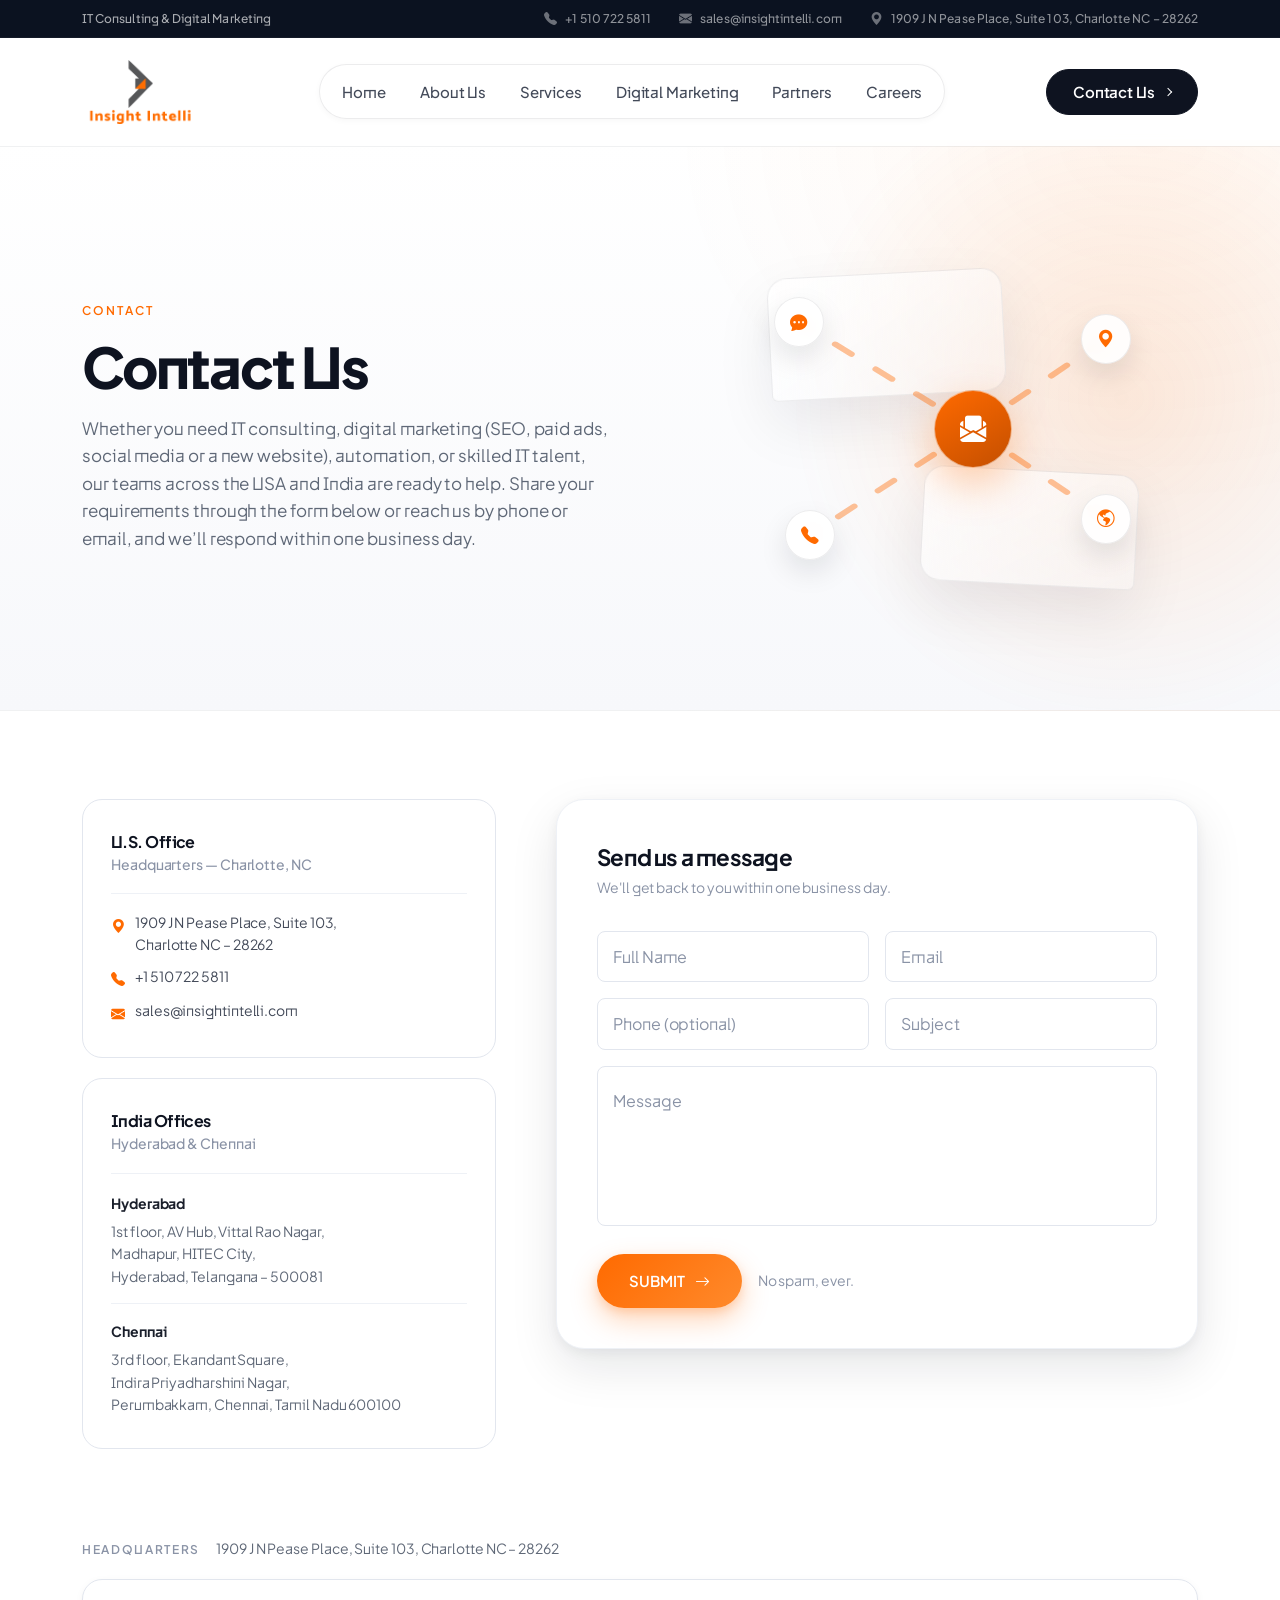
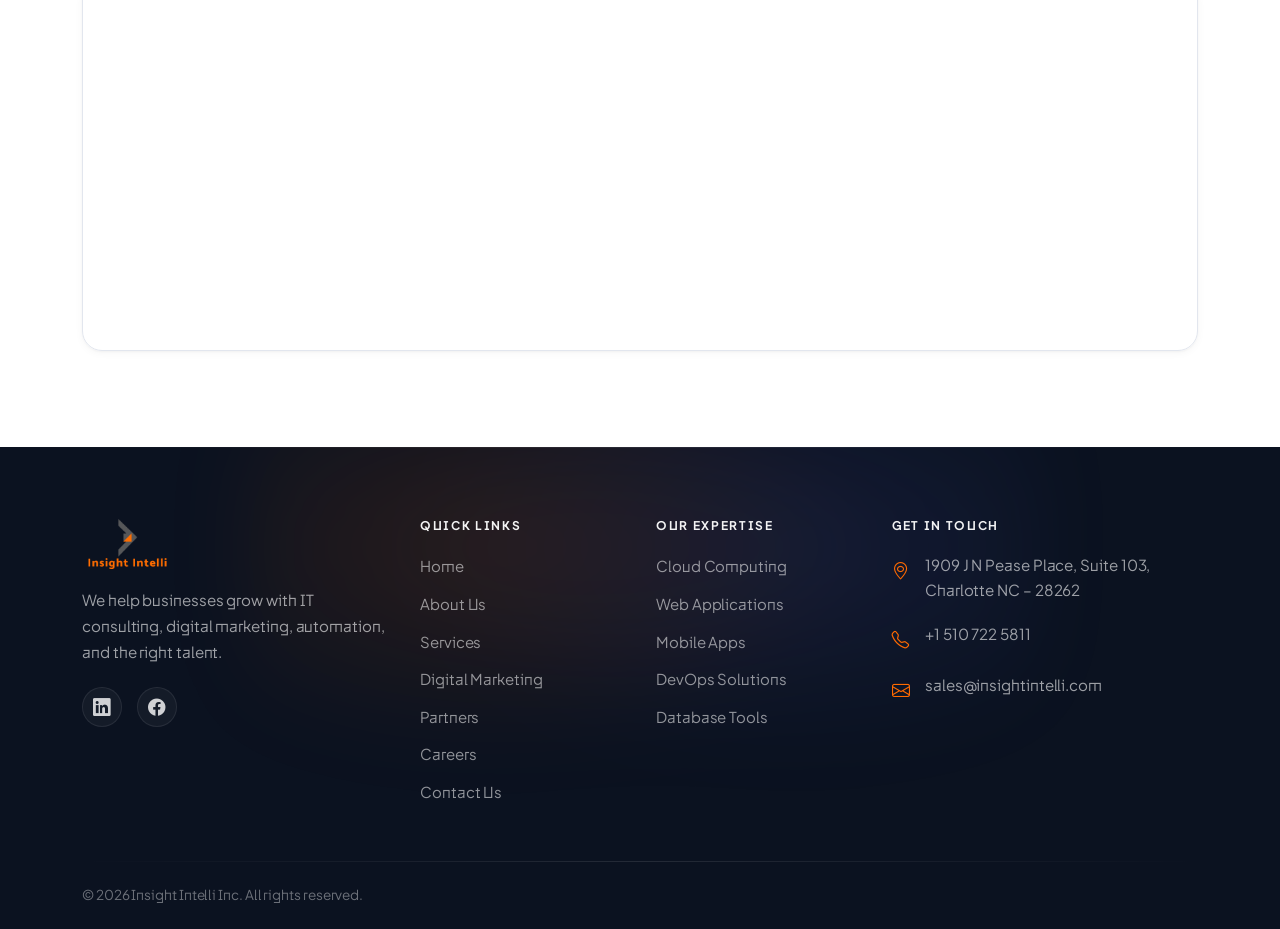
<file: contact.html>
<!doctype html>
<html lang="en">

<head>
  <meta charset="UTF-8" />
  <meta name="viewport" content="width=device-width, initial-scale=1.0" />
  <!-- SEO Meta Tags -->
  <title>
    Contact Insight Intelli | Charlotte, Hyderabad &amp; Chennai Offices
  </title>
  <meta name="description"
    content="Contact Insight Intelli for IT consulting and digital marketing services, including SEO, PPC, social media, web design, automation, and IT staffing. Reach our Charlotte, Hyderabad, and Chennai teams." />
  <meta name="robots" content="index, follow, max-image-preview:large" />
  <link rel="canonical" href="https://insightintelli.com/contact.html" />

  <!-- Open Graph -->
  <meta property="og:type" content="website" />
  <meta property="og:title" content="Contact Insight Intelli | Charlotte, Hyderabad &amp; Chennai Offices" />
  <meta property="og:description"
    content="Contact Insight Intelli for IT consulting and digital marketing services, including SEO, PPC, social media, web design, automation, and IT staffing. Reach our Charlotte, Hyderabad, and Chennai teams." />
  <meta property="og:image" content="https://insightintelli.com/images/logo.png" />
  <meta property="og:image:alt" content="Insight Intelli logo" />
  <meta property="og:url" content="https://insightintelli.com/contact.html" />
  <meta property="og:site_name" content="Insight Intelli" />
  <meta property="og:locale" content="en_US" />

  <!-- Twitter Card -->
  <meta name="twitter:card" content="summary_large_image" />
  <meta name="twitter:title" content="Contact Insight Intelli | Charlotte, Hyderabad &amp; Chennai Offices" />
  <meta name="twitter:description"
    content="Contact Insight Intelli for IT consulting and digital marketing services, including SEO, PPC, social media, web design, automation, and IT staffing. Reach our Charlotte, Hyderabad, and Chennai teams." />
  <meta name="twitter:image" content="https://insightintelli.com/images/logo.png" />
  <meta name="twitter:image:alt" content="Insight Intelli logo" />

  <!-- Additional SEO -->
  <meta name="author" content="Insight Intelli" />
  <meta name="theme-color" content="#ff6a00" />
  <meta name="keywords"
    content="contact Insight Intelli, IT consulting contact, digital marketing agency contact, SEO and PPC enquiry, social media marketing, website design, IT staffing enquiry, Charlotte NC office, Hyderabad office, Chennai office" />

  <!-- Preconnect for Performance -->
  <link rel="preconnect" href="https://fonts.googleapis.com" />
  <link rel="preconnect" href="https://fonts.gstatic.com" crossorigin />

  <!-- Fonts -->
  <link
    href="https://fonts.googleapis.com/css2?family=Plus+Jakarta+Sans:wght@400;500;600;700;800&family=Manrope:wght@400;500;600;700;800&display=swap"
    rel="stylesheet" />
  <!-- Bootstrap CSS -->
  <link rel="stylesheet" href="https://cdn.jsdelivr.net/npm/bootstrap@5.3.0/dist/css/bootstrap.min.css" />
  <!-- Bootstrap Icons -->
  <link rel="stylesheet" href="https://cdn.jsdelivr.net/npm/bootstrap-icons@1.11.1/font/bootstrap-icons.css" />
  <!-- Shared styles -->
  <link rel="stylesheet" href="style.css" />
  <!-- Page styles -->
  <link rel="stylesheet" href="contact.css" />
  <link rel="icon" href="images/logo.png" type="image/png" />

  <!-- Schema.org Structured Data -->
  <script type="application/ld+json">
      {
        "@context": "https://schema.org",
        "@type": "Organization",
        "name": "Insight Intelli",
        "url": "https://insightintelli.com",
        "logo": "https://insightintelli.com/images/logo.png",
        "description": "IT consulting and digital marketing services, smart automation, and strategic IT staffing.",
        "email": "sales@insightintelli.com",
        "telephone": "+1-510-722-5811",
        "contactPoint": {
          "@type": "ContactPoint",
          "telephone": "+1-510-722-5811",
          "contactType": "customer service",
          "email": "sales@insightintelli.com",
          "areaServed": ["US", "IN"]
        },
        "location": [
          {
            "@type": "Place",
            "name": "Charlotte Office (Headquarters)",
            "address": {
              "@type": "PostalAddress",
              "streetAddress": "1909 J N Pease Place, Suite 103",
              "addressLocality": "Charlotte",
              "addressRegion": "NC",
              "postalCode": "28262",
              "addressCountry": "US"
            }
          },
          {
            "@type": "Place",
            "name": "Hyderabad Office",
            "address": {
              "@type": "PostalAddress",
              "streetAddress": "1st floor, AV Hub, Vittal Rao Nagar, Madhapur, HITEC City",
              "addressLocality": "Hyderabad",
              "addressRegion": "Telangana",
              "postalCode": "500081",
              "addressCountry": "IN"
            }
          },
          {
            "@type": "Place",
            "name": "Chennai Office",
            "address": {
              "@type": "PostalAddress",
              "streetAddress": "3rd floor, Plot No 11 and 12, Indira Priyadharshini Nagar, Perumbakkam",
              "addressLocality": "Chennai",
              "addressRegion": "Tamil Nadu",
              "postalCode": "600100",
              "addressCountry": "IN"
            }
          }
        ],
        "sameAs": [
          "https://www.linkedin.com/company/insightintelli-inc./",
          "https://www.facebook.com/insightintelli/"
        ]
      }
    </script>
</head>

<body>
  <!-- Skip to Content -->
  <a href="#main-content" class="skip-to-content">Skip to main content</a>

  <!-- ========== HEADER ========== -->
  <header class="header" role="banner">
    <div class="top-bar">
      <div class="container">
        <div class="top-bar-left">
          IT Consulting &amp; Digital Marketing
        </div>
        <div class="top-bar-right d-none d-md-flex">
          <a href="tel:+15107225811" class="top-bar-link">
            <i class="bi bi-telephone-fill"></i>
            +1 510 722 5811
          </a>
          <a href="mailto:sales@insightintelli.com" class="top-bar-link">
            <i class="bi bi-envelope-fill"></i>
            sales@insightintelli.com
          </a>
          <div class="top-bar-link">
            <i class="bi bi-geo-alt-fill"></i>
            1909 J N Pease Place, Suite 103, Charlotte NC &ndash; 28262
          </div>
        </div>
      </div>
    </div>

    <nav class="navbar navbar-expand-lg modern-navbar">
      <div class="container">
        <a class="navbar-brand" href="index.html">
          <img src="images/logo.png" alt="Insight Intelli" />
        </a>
        <button class="navbar-toggler" type="button" data-bs-toggle="collapse" data-bs-target="#navbarNav"
          aria-controls="navbarNav" aria-expanded="false" aria-label="Toggle navigation">
          <span class="toggler-icon"></span>
          <span class="toggler-icon"></span>
          <span class="toggler-icon"></span>
        </button>
        <div class="collapse navbar-collapse" id="navbarNav">
          <ul class="navbar-nav mx-auto">
            <li class="nav-item">
              <a class="nav-link" href="index.html">Home</a>
            </li>
            <li class="nav-item">
              <a class="nav-link" href="about.html">About Us</a>
            </li>
            <li class="nav-item">
              <a class="nav-link" href="services.html">Services</a>
            </li>
            <li class="nav-item">
              <a class="nav-link" href="services/digital-marketing.html">Digital Marketing</a>
            </li>
            <li class="nav-item">
              <a class="nav-link" href="partners.html">Partners</a>
            </li>
            <li class="nav-item">
              <a class="nav-link" href="careers.html">Careers</a>
            </li>
          </ul>
          <div class="d-none d-lg-block">
            <a href="contact.html" class="nav-cta">Contact Us</a>
          </div>
          <div class="d-lg-none mt-3">
            <a href="contact.html" class="nav-cta w-100 text-center">Contact Us</a>
          </div>
        </div>
      </div>
    </nav>
  </header>

  <main id="main-content">
    <!-- ========== PAGE HERO ========== -->
    <section class="contact-hero" aria-label="Contact page header">
      <span class="contact-hero-orb" aria-hidden="true"></span>
      <div class="container">
        <div class="contact-hero-grid">
          <div class="contact-hero-content">
            <p class="contact-eyebrow">Contact</p>
            <h1 class="contact-hero-title">Contact Us</h1>
            <p class="contact-hero-sub">
              Whether you need IT consulting, digital marketing (SEO, paid ads,
              social media or a new website), automation, or skilled IT talent,
              our teams across the USA and India are ready to help. Share your
              requirements through the form below or reach us by phone or
              email, and we&rsquo;ll respond within one business day.
            </p>
          </div>

          <div class="contact-hero-visual" aria-hidden="true">
            <div class="contact-comm">
              <div class="contact-comm-panel contact-comm-panel--a"></div>
              <div class="contact-comm-panel contact-comm-panel--b"></div>
              <svg class="contact-comm-lines" viewBox="0 0 100 100" preserveAspectRatio="none">
                <g stroke="rgba(255,106,0,0.4)" stroke-width="1.3" vector-effect="non-scaling-stroke"
                  stroke-linecap="round">
                  <line x1="56" y1="50" x2="22" y2="24" />
                  <line x1="56" y1="50" x2="82" y2="28" />
                  <line x1="56" y1="50" x2="24" y2="76" />
                  <line x1="56" y1="50" x2="82" y2="72" />
                </g>
              </svg>
              <div class="contact-node contact-node--hub">
                <i class="bi bi-envelope-paper-fill" aria-hidden="true"></i>
              </div>
              <div class="contact-node contact-node--n1">
                <i class="bi bi-chat-dots-fill" aria-hidden="true"></i>
              </div>
              <div class="contact-node contact-node--n2">
                <i class="bi bi-geo-alt-fill" aria-hidden="true"></i>
              </div>
              <div class="contact-node contact-node--n3">
                <i class="bi bi-telephone-fill" aria-hidden="true"></i>
              </div>
              <div class="contact-node contact-node--n4">
                <i class="bi bi-globe-americas" aria-hidden="true"></i>
              </div>
            </div>
          </div>
        </div>
      </div>
    </section>

    <!-- ========== CONTACT GRID: ADDRESSES + FORM ========== -->
    <section class="contact-section" id="contact-form" aria-labelledby="contact-heading">
      <div class="container">
        <div class="contact-grid">
          <!-- â”€â”€â”€ LEFT: Address cards â”€â”€â”€ -->
          <div class="address-col">
            <!-- US Address -->
            <article class="address-card" aria-label="US office address">
              <div class="address-card-header">
                <h2 class="address-card-title">U.S. Office</h2>
                <p class="address-card-subtitle">
                  Headquarters &mdash; Charlotte, NC
                </p>
              </div>
              <div class="address-line">
                <i class="bi bi-geo-alt-fill" aria-hidden="true"></i>
                <span>1909 J N Pease Place, Suite 103,<br />Charlotte NC &ndash;
                  28262</span>
              </div>
              <div class="address-line">
                <i class="bi bi-telephone-fill" aria-hidden="true"></i>
                <a href="tel:+15107225811">+1 510 722 5811</a>
              </div>
              <div class="address-line">
                <i class="bi bi-envelope-fill" aria-hidden="true"></i>
                <a href="mailto:sales@insightintelli.com">sales@insightintelli.com</a>
              </div>
            </article>

            <!-- India Address -->
            <article class="address-card" aria-label="India office addresses">
              <div class="address-card-header">
                <h2 class="address-card-title">India Offices</h2>
                <p class="address-card-subtitle">Hyderabad &amp; Chennai</p>
              </div>
              <div class="india-offices">
                <div class="office-block">
                  <p class="office-city">Hyderabad</p>
                  <p class="office-address">
                    1st floor, AV Hub, Vittal Rao Nagar,<br />
                    Madhapur, HITEC City,<br />
                    Hyderabad, Telangana &ndash; 500081
                  </p>
                </div>
                <div class="office-block">
                  <p class="office-city">Chennai</p>
                  <p class="office-address">
                    3rd floor, Ekandant Square,<br />
                    Indira Priyadharshini Nagar,<br />
                    Perumbakkam, Chennai, Tamil Nadu 600100
                  </p>
                </div>
              </div>
            </article>
          </div>
          <!-- /address-col -->

          <!-- â”€â”€â”€ RIGHT: Contact form â”€â”€â”€ -->
          <div class="form-col">
            <div class="contact-form-wrap">
              <div class="form-header">
                <h2 class="form-title" id="contact-heading">
                  Send us a message
                </h2>
                <p class="form-subtitle">
                  We'll get back to you within one business day.
                </p>
                <p class="form-job-info" id="formJobInfo"></p>
              </div>

              <form id="contactForm" novalidate onsubmit="handleSubmit(event)">
                <input type="hidden" id="jobTitle" name="jobTitle" value="" />
                <!-- Row 1: Name + Email -->
                <div class="form-row">
                  <div class="field-group" id="fg-name">
                    <input type="text" id="fullName" name="fullName" class="field-input" placeholder="Full Name"
                      autocomplete="name" required aria-required="true" aria-describedby="name-error" />
                    <label class="field-label" for="fullName">Full Name</label>
                    <span class="field-error" id="name-error" role="alert">Please enter your name.</span>
                  </div>

                  <div class="field-group" id="fg-email">
                    <input type="email" id="emailAddr" name="email" class="field-input" placeholder="Email"
                      autocomplete="email" required aria-required="true" aria-describedby="email-error" />
                    <label class="field-label" for="emailAddr">Email</label>
                    <span class="field-error" id="email-error" role="alert">Please enter a valid email.</span>
                  </div>
                </div>

                <!-- Row 2: Phone (optional) -->
                <div class="form-row" style="margin-bottom: 16px">
                  <div class="field-group" id="fg-phone">
                    <input type="tel" id="phone" name="phone" class="field-input" placeholder="Phone (optional)"
                      autocomplete="tel" />
                    <label class="field-label" for="phone">Phone (optional)</label>
                  </div>

                  <div class="field-group" id="fg-subject">
                    <input type="text" id="subject" name="subject" class="field-input" placeholder="Subject" required
                      aria-required="true" aria-describedby="subject-error" />
                    <label class="field-label" for="subject">Subject</label>
                    <span class="field-error" id="subject-error" role="alert">Please enter a subject.</span>
                  </div>
                </div>

                <!-- Row 3: Message -->
                <div class="field-group full" id="fg-message">
                  <textarea id="message" name="message" class="field-textarea" placeholder="Message" required
                    aria-required="true" aria-describedby="message-error"></textarea>
                  <label class="field-label" for="message">Message</label>
                  <span class="field-error" id="message-error" role="alert">Please enter your message.</span>
                </div>

                <!-- Submit -->
                <div class="btn-submit-wrap">
                  <button type="submit" class="btn-submit" aria-label="Send message">
                    SUBMIT
                    <i class="bi bi-arrow-right" aria-hidden="true"></i>
                  </button>
                  <span class="btn-submit-note">No spam, ever.</span>
                </div>

                <!-- Success toast -->
                <div class="form-toast" id="formToast" role="status" aria-live="polite">
                  <i class="bi bi-check-circle-fill" aria-hidden="true"></i>
                  Message sent! We'll be in touch shortly.
                </div>

                <!-- Error toast -->
                <div class="form-toast is-error" id="formError" role="alert" aria-live="assertive">
                  <i class="bi bi-exclamation-circle-fill" aria-hidden="true"></i>
                  Something went wrong. Please try again or email
                  sales@insightintelli.com.
                </div>
              </form>
            </div>
          </div>
          <!-- /form-col -->
        </div>
        <!-- /contact-grid -->
      </div>
    </section>

    <!-- ========== MAP SECTION ========== -->
    <section class="contact-map-section" aria-label="Office location map">
      <div class="container">
        <div class="map-header">
          <p class="map-label">Headquarters</p>
          <p class="map-address">
            1909 J N Pease Place, Suite 103, Charlotte NC &ndash; 28262
          </p>
        </div>
        <div class="map-frame">
          <iframe src="https://www.google.com/maps?q=1909+J+N+Pease+Place,+Suite+103,+Charlotte,+NC+28262&output=embed"
            width="100%" height="100%" style="border: 0" loading="lazy" referrerpolicy="no-referrer-when-downgrade"
            title="Map showing Insight Intelli Headquarters &mdash; Charlotte, NC"></iframe>
        </div>
      </div>
    </section>
  </main>

  <!-- ========== FOOTER ========== -->
  <footer class="site-footer" role="contentinfo">
    <div class="container">
      <div class="footer-grid">
        <div class="footer-column">
          <a href="index.html" class="footer-logo" aria-label="Insight Intelli Home">
            <img src="images/logo.png" alt="Insight Intelli" width="200" height="60" />
          </a>
          <p class="footer-brand-text">
            We help businesses grow with IT consulting, digital marketing,
            automation, and the right talent.
          </p>
          <div class="footer-social">
            <a href="https://www.linkedin.com/company/insightintelli-inc./" target="_blank" rel="noopener"
              aria-label="LinkedIn">
              <i class="bi bi-linkedin"></i>
            </a>
            <a href="https://www.facebook.com/insightintelli/" target="_blank" rel="noopener" aria-label="Facebook">
              <i class="bi bi-facebook"></i>
            </a>
          </div>
        </div>

        <div class="footer-column">
          <h3 class="footer-heading">Quick Links</h3>
          <ul class="footer-links">
            <li><a href="index.html">Home</a></li>
            <li><a href="about.html">About Us</a></li>
            <li><a href="services.html">Services</a></li>
            <li><a href="services/digital-marketing.html">Digital Marketing</a></li>
            <li><a href="partners.html">Partners</a></li>
            <li><a href="careers.html">Careers</a></li>
            <li><a href="contact.html">Contact Us</a></li>
          </ul>
        </div>

        <div class="footer-column">
          <h3 class="footer-heading">Our Expertise</h3>
          <ul class="footer-links expertise-links">
            <li><a href="about.html#expertise">Cloud Computing</a></li>
            <li><a href="about.html#expertise">Web Applications</a></li>
            <li><a href="about.html#expertise">Mobile Apps</a></li>
            <li><a href="about.html#expertise">DevOps Solutions</a></li>
            <li><a href="about.html#expertise">Database Tools</a></li>
          </ul>
        </div>

        <div class="footer-column">
          <h3 class="footer-heading">Get in Touch</h3>
          <div class="footer-contact-info">
            <div class="footer-contact-item">
              <i class="bi bi-geo-alt" aria-hidden="true"></i>
              <span>1909 J N Pease Place, Suite 103, Charlotte NC &ndash;
                28262</span>
            </div>
            <div class="footer-contact-item">
              <i class="bi bi-telephone" aria-hidden="true"></i>
              <a href="tel:+15107225811">+1 510 722 5811</a>
            </div>
            <div class="footer-contact-item">
              <i class="bi bi-envelope" aria-hidden="true"></i>
              <a href="mailto:sales@insightintelli.com">sales@insightintelli.com</a>
            </div>
          </div>
        </div>
      </div>

      <div class="footer-bottom">
        <div class="footer-separator"></div>
        <div class="footer-copyright-wrapper">
          <p>&copy; 2026 Insight Intelli Inc. All rights reserved.</p>
        </div>
      </div>
    </div>
  </footer>

  <!-- Scroll to Top -->
  <button id="scrollToTop" class="scroll-to-top" aria-label="Scroll to top">
    <i class="bi bi-arrow-up" aria-hidden="true"></i>
  </button>

  <!-- Bootstrap JS -->
  <script src="https://cdn.jsdelivr.net/npm/bootstrap@5.3.0/dist/js/bootstrap.bundle.min.js"></script>

  <script>
    // ========== HEADER SCROLL ==========
    const header = document.querySelector(".header");
    window.addEventListener(
      "scroll",
      function () {
        header.classList.toggle("scrolled", window.scrollY > 50);
      },
      { passive: true },
    );

    // ========== SCROLL TO TOP ==========
    const scrollToTopBtn = document.getElementById("scrollToTop");
    window.addEventListener(
      "scroll",
      function () {
        scrollToTopBtn.classList.toggle("visible", window.scrollY > 400);
      },
      { passive: true },
    );
    scrollToTopBtn.addEventListener("click", function () {
      window.scrollTo({ top: 0, behavior: "smooth" });
    });

    // ========== MOBILE MENU close ==========
    document
      .querySelectorAll(".navbar-nav .nav-link")
      .forEach(function (link) {
        link.addEventListener("click", function () {
          var collapse = document.querySelector(".navbar-collapse");
          if (collapse && collapse.classList.contains("show")) {
            collapse.classList.remove("show");
          }
        });
      });

    // ========== FORM HELPERS ==========
    function getUrlParameter(name) {
      var params = new URLSearchParams(window.location.search);
      return params.get(name);
    }

    function setJobFromQuery() {
      var job = getUrlParameter("job");
      if (!job) return;

      var heading = document.getElementById("contact-heading");
      var info = document.getElementById("formJobInfo");
      var subject = document.getElementById("subject");
      var jobTitle = document.getElementById("jobTitle");

      if (heading) {
        heading.textContent = "Apply for " + job;
      }
      if (info) {
        info.textContent =
          "You're applying for " +
          job +
          ". Please attach your resume and share experience relevant to this role.";
      }
      if (subject && !subject.value.trim()) {
        subject.value = "Application for " + job;
      }
      if (jobTitle) {
        jobTitle.value = job;
      }
    }

    setJobFromQuery();

    // ========== FORM VALIDATION & SUBMISSION ==========
    function validateField(inputEl, groupId, errorId) {
      var group = document.getElementById(groupId);
      var valid = inputEl.checkValidity();
      if (group) {
        group.classList.toggle("has-error", !valid);
      }
      if (inputEl.classList) {
        inputEl.classList.toggle("is-error", !valid);
      }
      return valid;
    }

    // Live validation on blur
    ["fullName", "emailAddr", "subject", "message"].forEach(function (id) {
      var el = document.getElementById(id);
      if (!el) return;
      var groupMap = {
        fullName: "fg-name",
        emailAddr: "fg-email",
        subject: "fg-subject",
        message: "fg-message",
      };
      el.addEventListener("blur", function () {
        validateField(el, groupMap[id]);
      });
      el.addEventListener("input", function () {
        if (el.classList.contains("is-error")) {
          validateField(el, groupMap[id]);
        }
      });
    });

    /* Paste your Google Apps Script Web App URL between the quotes to send
       messages live. While empty, the form validates and shows a success
       state without sending (safe for previewing). */
    const CONTACT_ENDPOINT =
      "https://script.google.com/macros/s/AKfycbwA5XnBqdy2rC8sLpkT2uqaoe8G07S9LOW4MAD_Giai2optNDXV6tDlFqPI-gzP6ohlkQ/exec";

    async function handleSubmit(e) {
      e.preventDefault();

      var toast = document.getElementById("formToast");
      var errToast = document.getElementById("formError");
      if (toast) toast.classList.remove("show");
      if (errToast) errToast.classList.remove("show");

      var fields = [
        { id: "fullName", group: "fg-name" },
        { id: "emailAddr", group: "fg-email" },
        { id: "subject", group: "fg-subject" },
        { id: "message", group: "fg-message" },
      ];

      var allValid = true;
      var firstBad = null;
      fields.forEach(function (f) {
        var el = document.getElementById(f.id);
        if (el && !validateField(el, f.group)) {
          allValid = false;
          if (!firstBad) firstBad = document.getElementById(f.group);
        }
      });

      if (!allValid) {
        if (firstBad)
          firstBad.scrollIntoView({ behavior: "smooth", block: "center" });
        return;
      }

      var btn = document.querySelector(".btn-submit");
      var original = btn.innerHTML;
      btn.disabled = true;
      btn.innerHTML =
        'SENDING… <i class="bi bi-arrow-repeat" aria-hidden="true"></i>';

      try {
        var data = new FormData();
        data.append("formType", "contact");
        data.append(
          "fullName",
          document.getElementById("fullName").value.trim(),
        );
        data.append(
          "email",
          document.getElementById("emailAddr").value.trim(),
        );
        data.append("phone", document.getElementById("phone").value.trim());
        data.append(
          "subject",
          document.getElementById("subject").value.trim(),
        );
        data.append(
          "message",
          document.getElementById("message").value.trim(),
        );

        if (CONTACT_ENDPOINT) {
          var res = await fetch(CONTACT_ENDPOINT, {
            method: "POST",
            body: data,
          });
          if (!res.ok) throw new Error("Request failed: " + res.status);
          var payload = null;
          try {
            payload = JSON.parse(await res.text());
          } catch (_) { }
          if (payload && payload.status === "error")
            throw new Error(payload.message || "Submission failed");
        } else {
          await new Promise(function (r) {
            setTimeout(r, 900);
          }); // preview simulation
        }

        document.getElementById("contactForm").reset();
        btn.disabled = false;
        btn.innerHTML = original;
        if (toast) toast.classList.add("show");
        setTimeout(function () {
          if (toast) toast.classList.remove("show");
        }, 6000);
      } catch (err) {
        btn.disabled = false;
        btn.innerHTML = original;
        if (errToast) errToast.classList.add("show");
      }
    }
  </script>
</body>

</html>
</file>
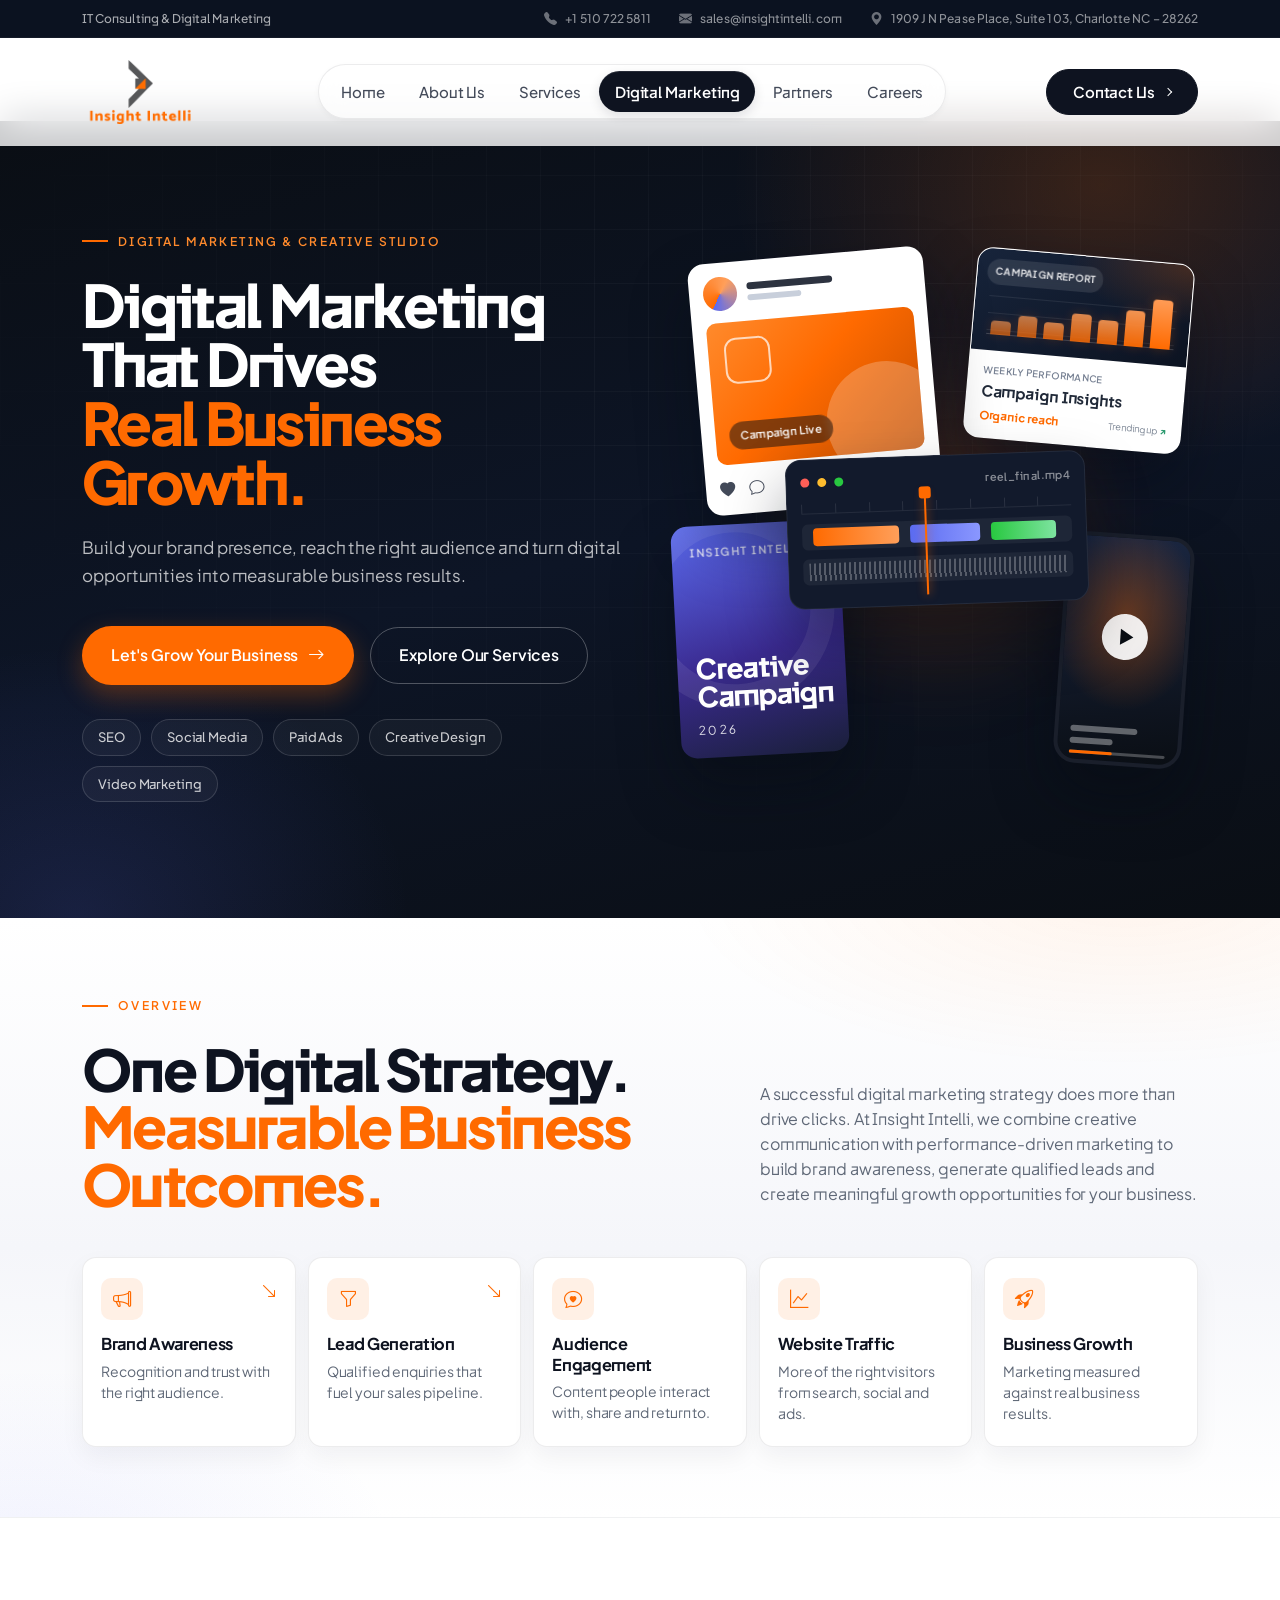
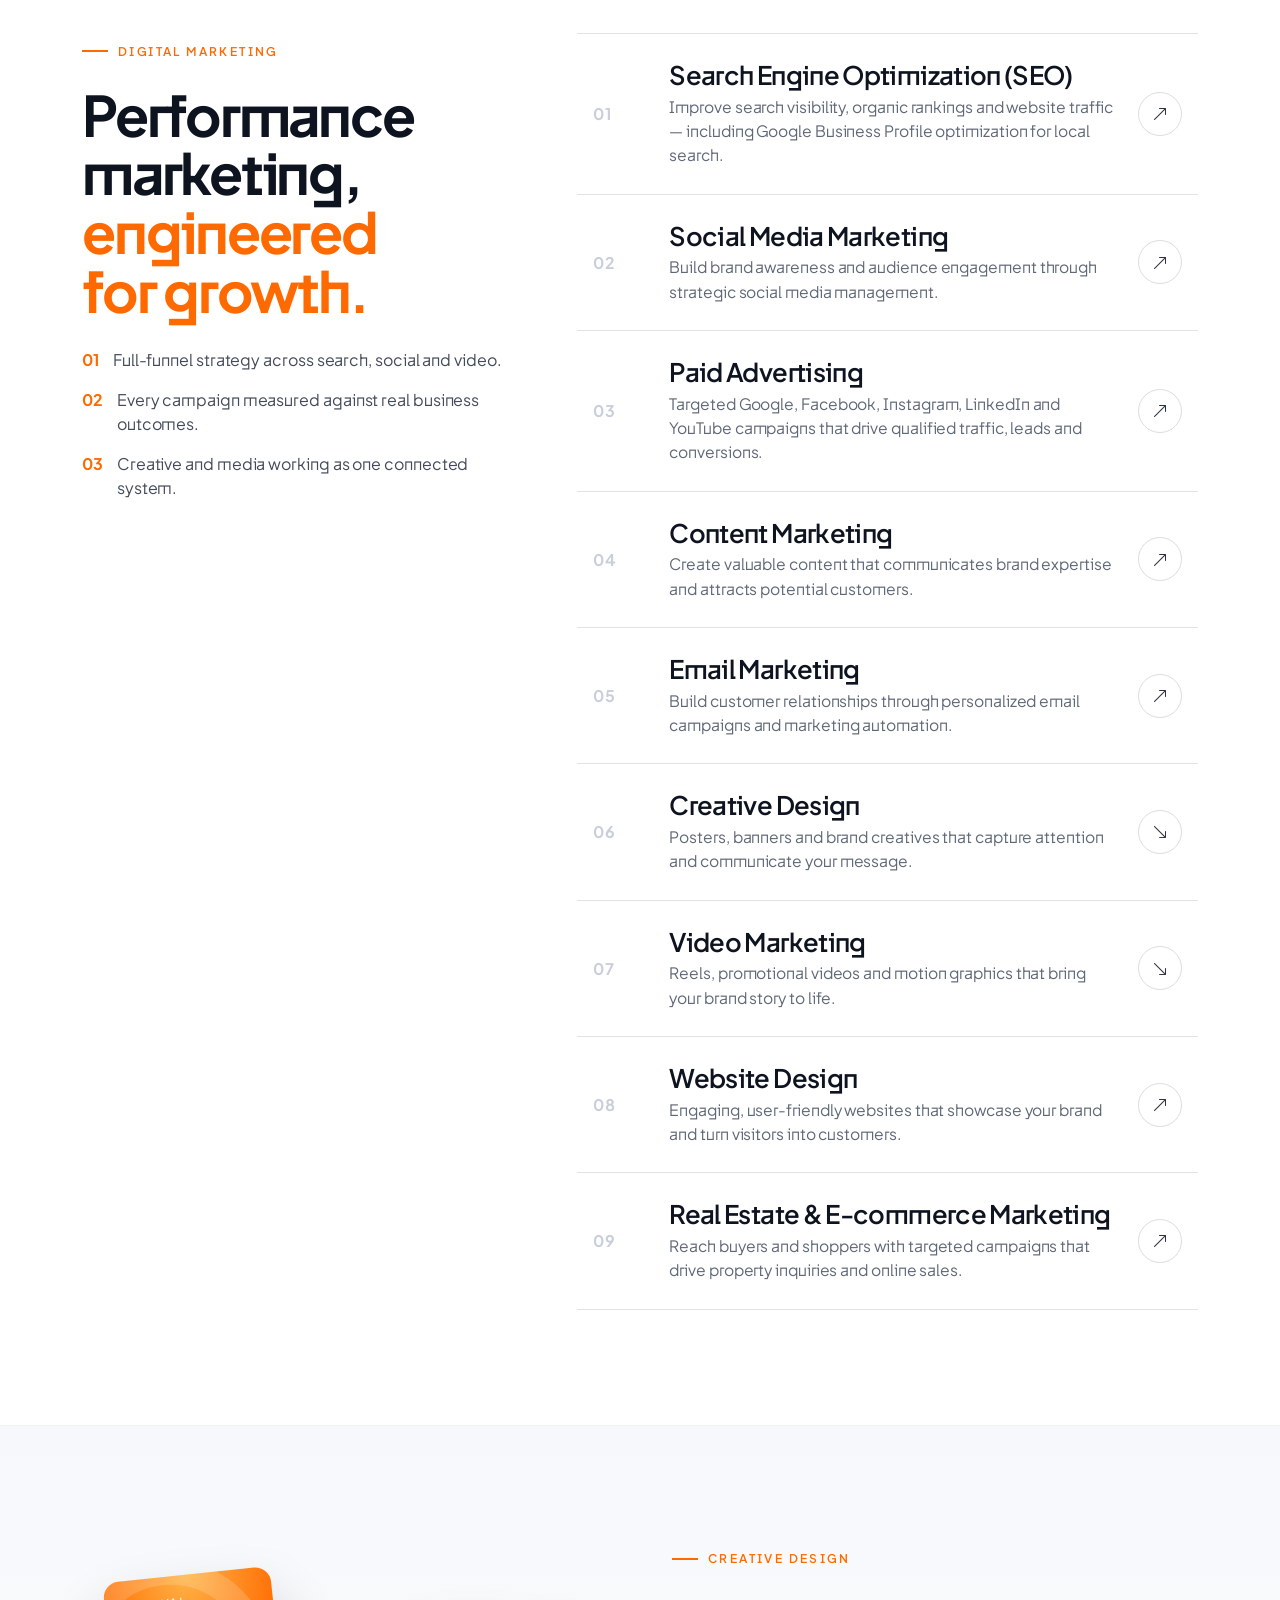
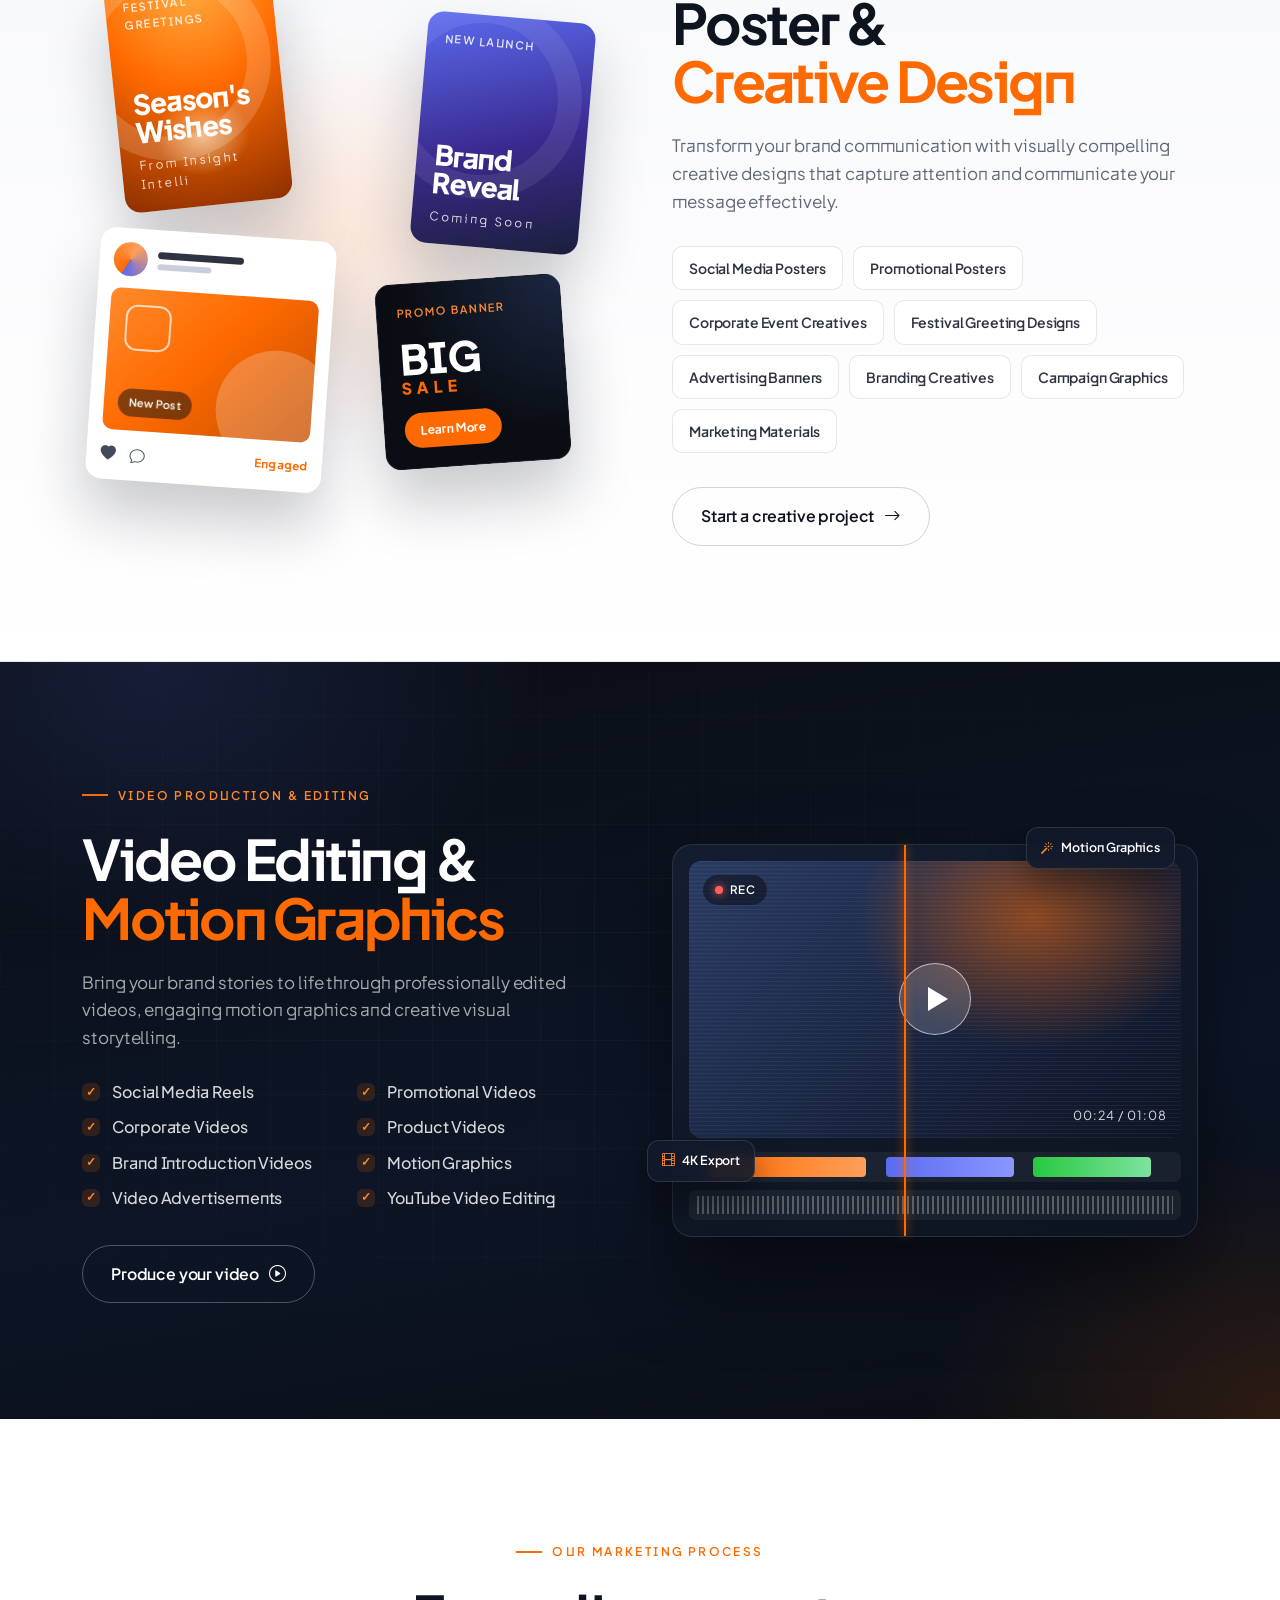
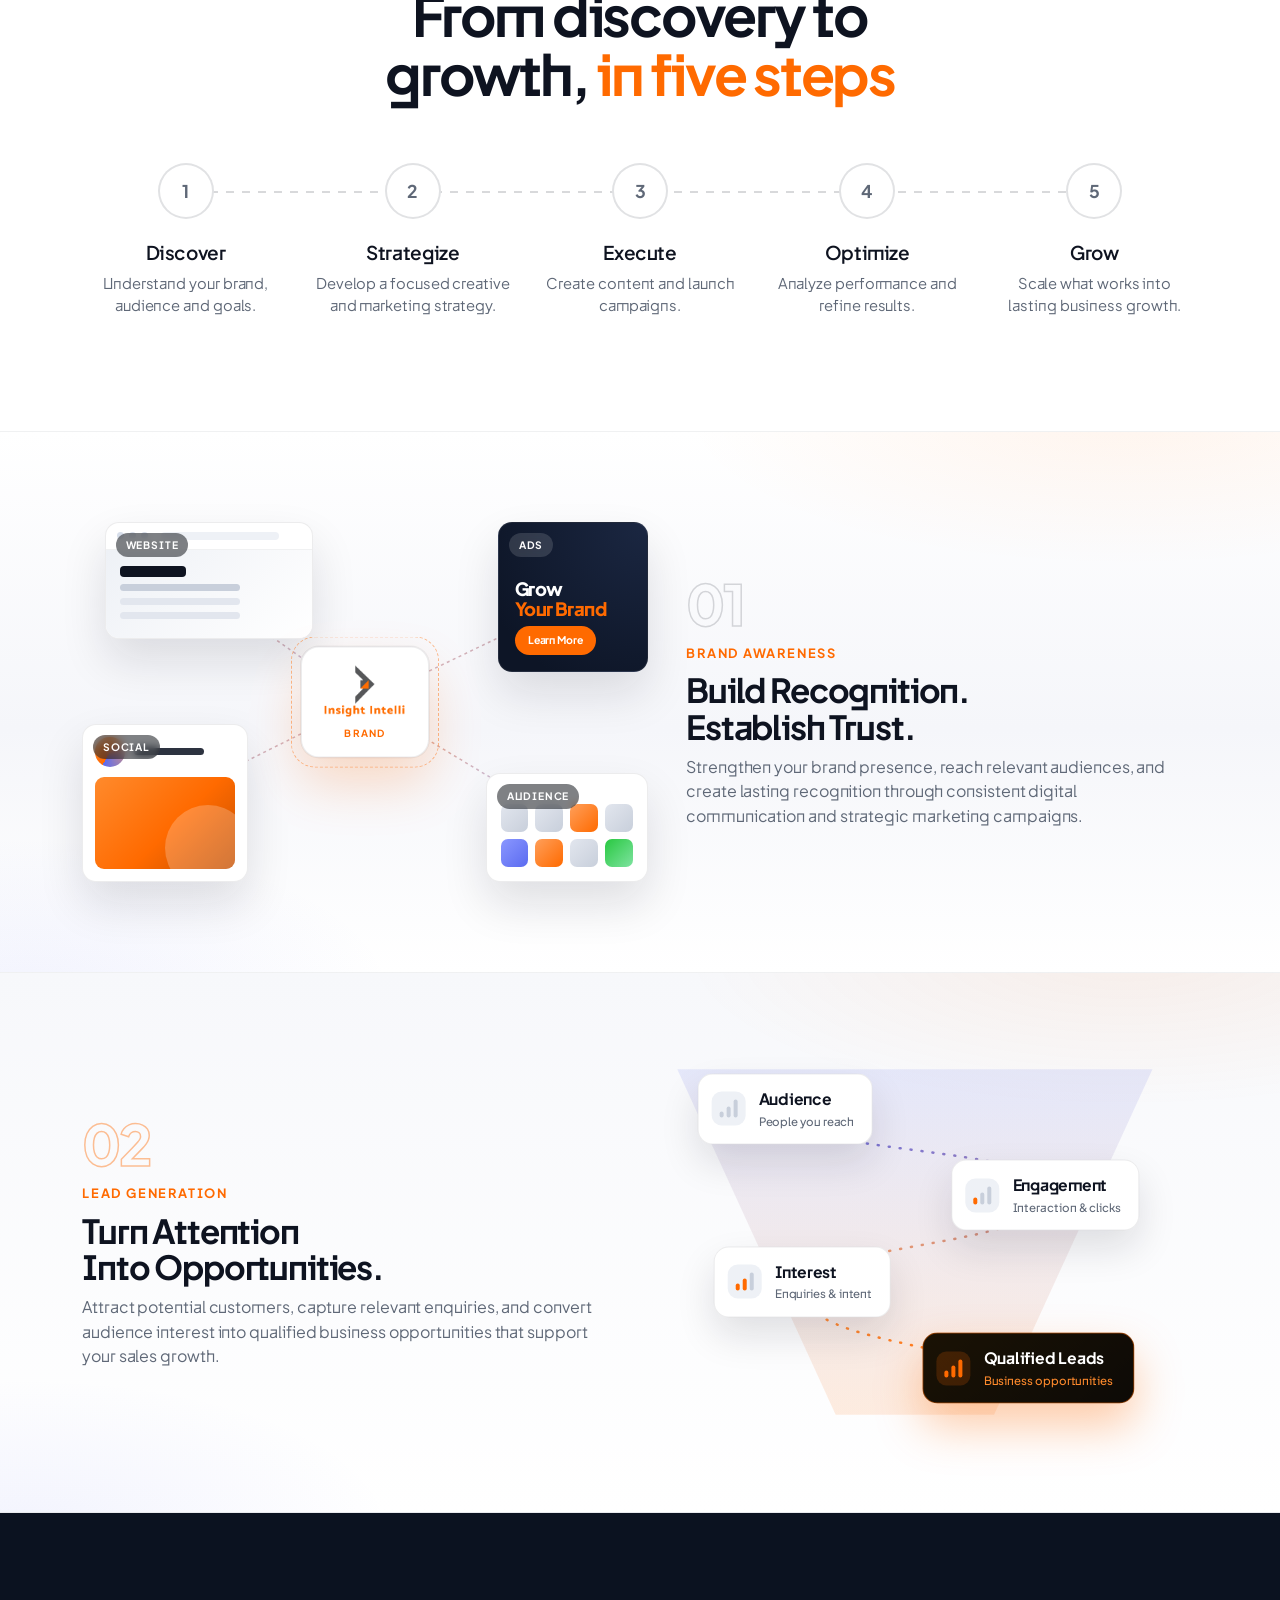
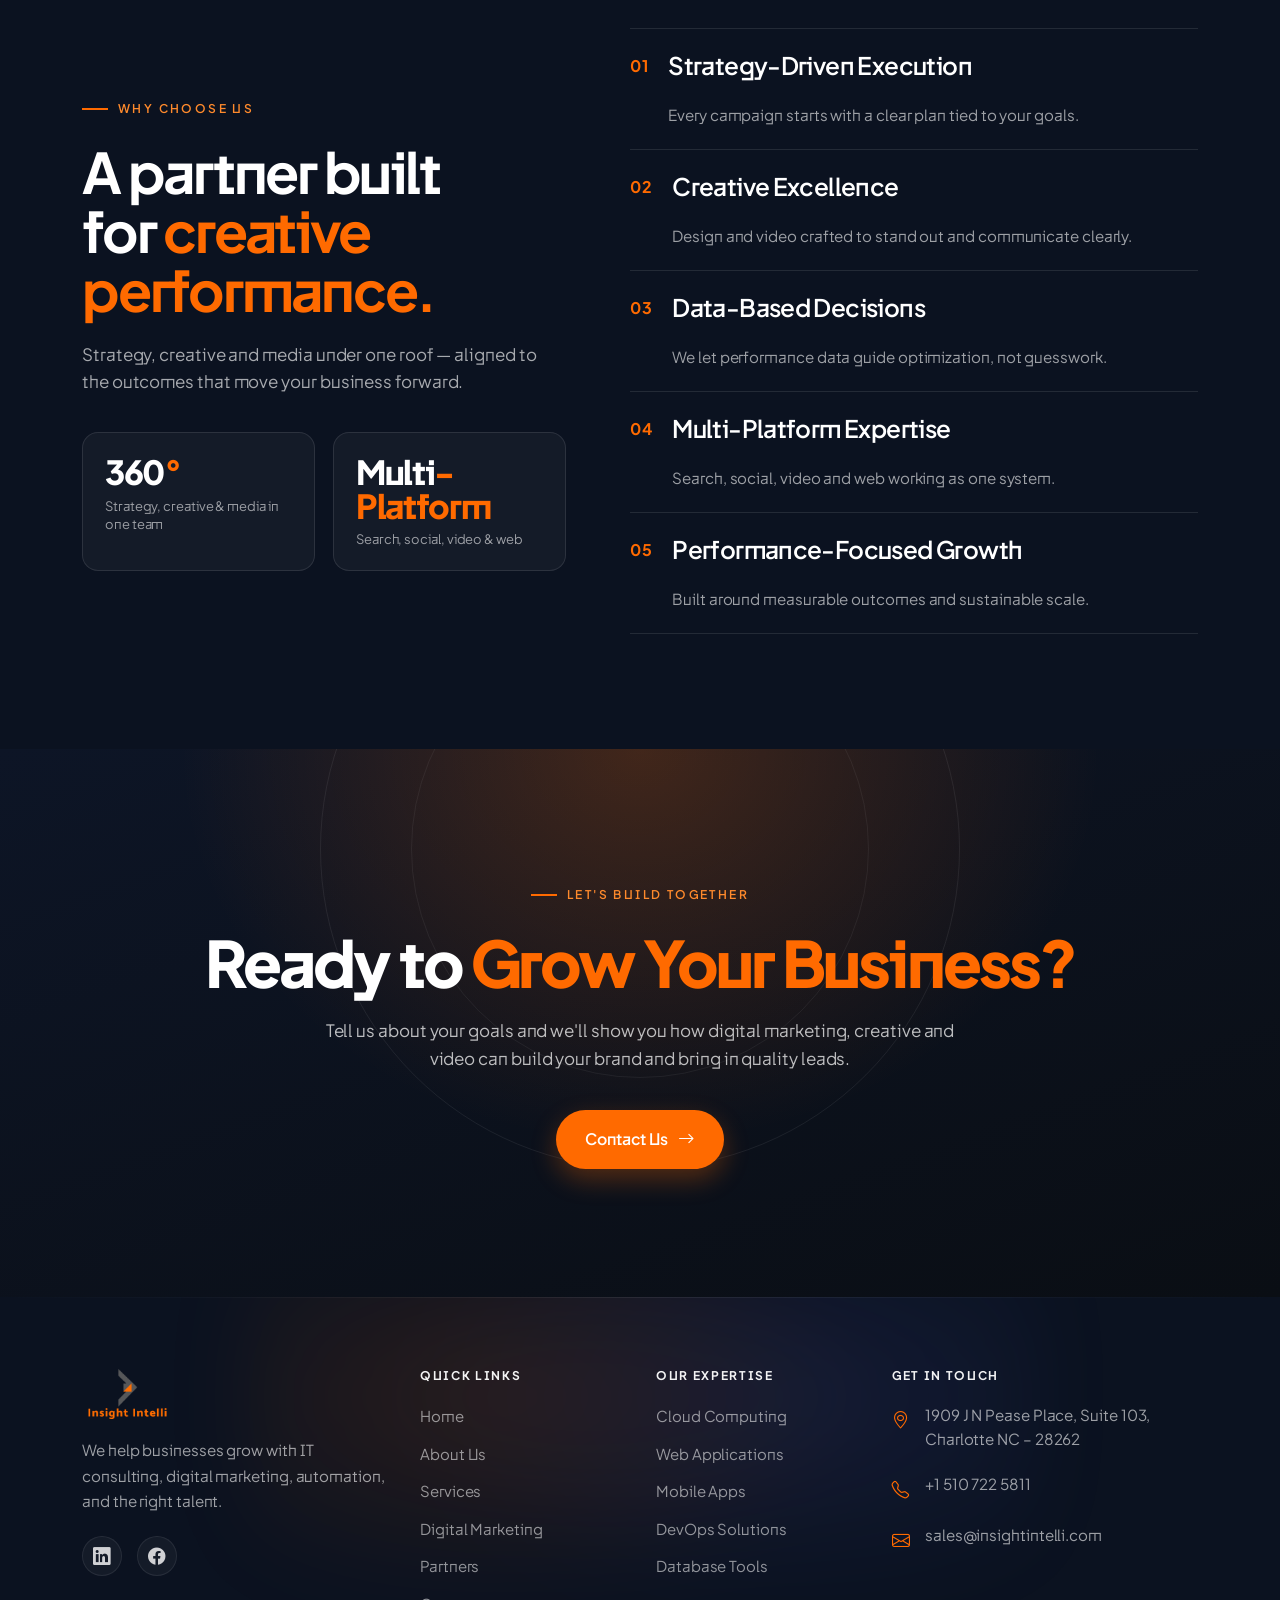
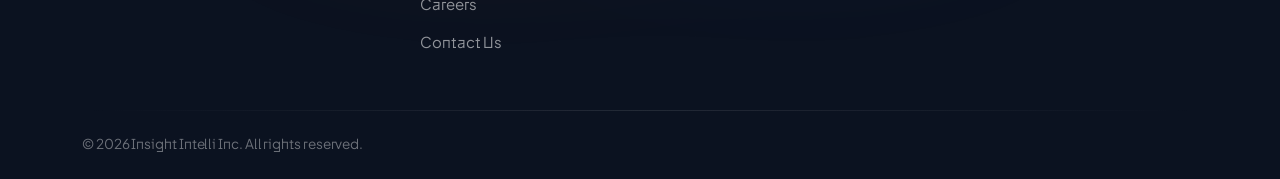
<file: digital-marketing.html>
<!doctype html>
<html lang="en">

<head>
  <meta charset="UTF-8" />
  <meta name="viewport" content="width=device-width, initial-scale=1.0" />
  <title>Digital Marketing Services | Insight Intelli</title>
  <!-- This page has moved to services/digital-marketing.html.
       GitHub Pages cannot send server redirects, so this file forwards
       visitors (keeping any #anchor) and points search engines to the new URL. -->
  <meta name="robots" content="noindex, follow" />
  <link rel="canonical" href="https://insightintelli.com/services/digital-marketing.html" />
  <script>
    location.replace("services/digital-marketing.html" + location.search + location.hash);
  </script>
  <meta http-equiv="refresh" content="0; url=services/digital-marketing.html" />
  <link rel="icon" href="images/logo.png" type="image/png" />
</head>

<body>
  <p>
    Our Digital Marketing page has moved.
    <a href="services/digital-marketing.html">Continue to Digital Marketing</a>.
  </p>
</body>

</html>
</file>
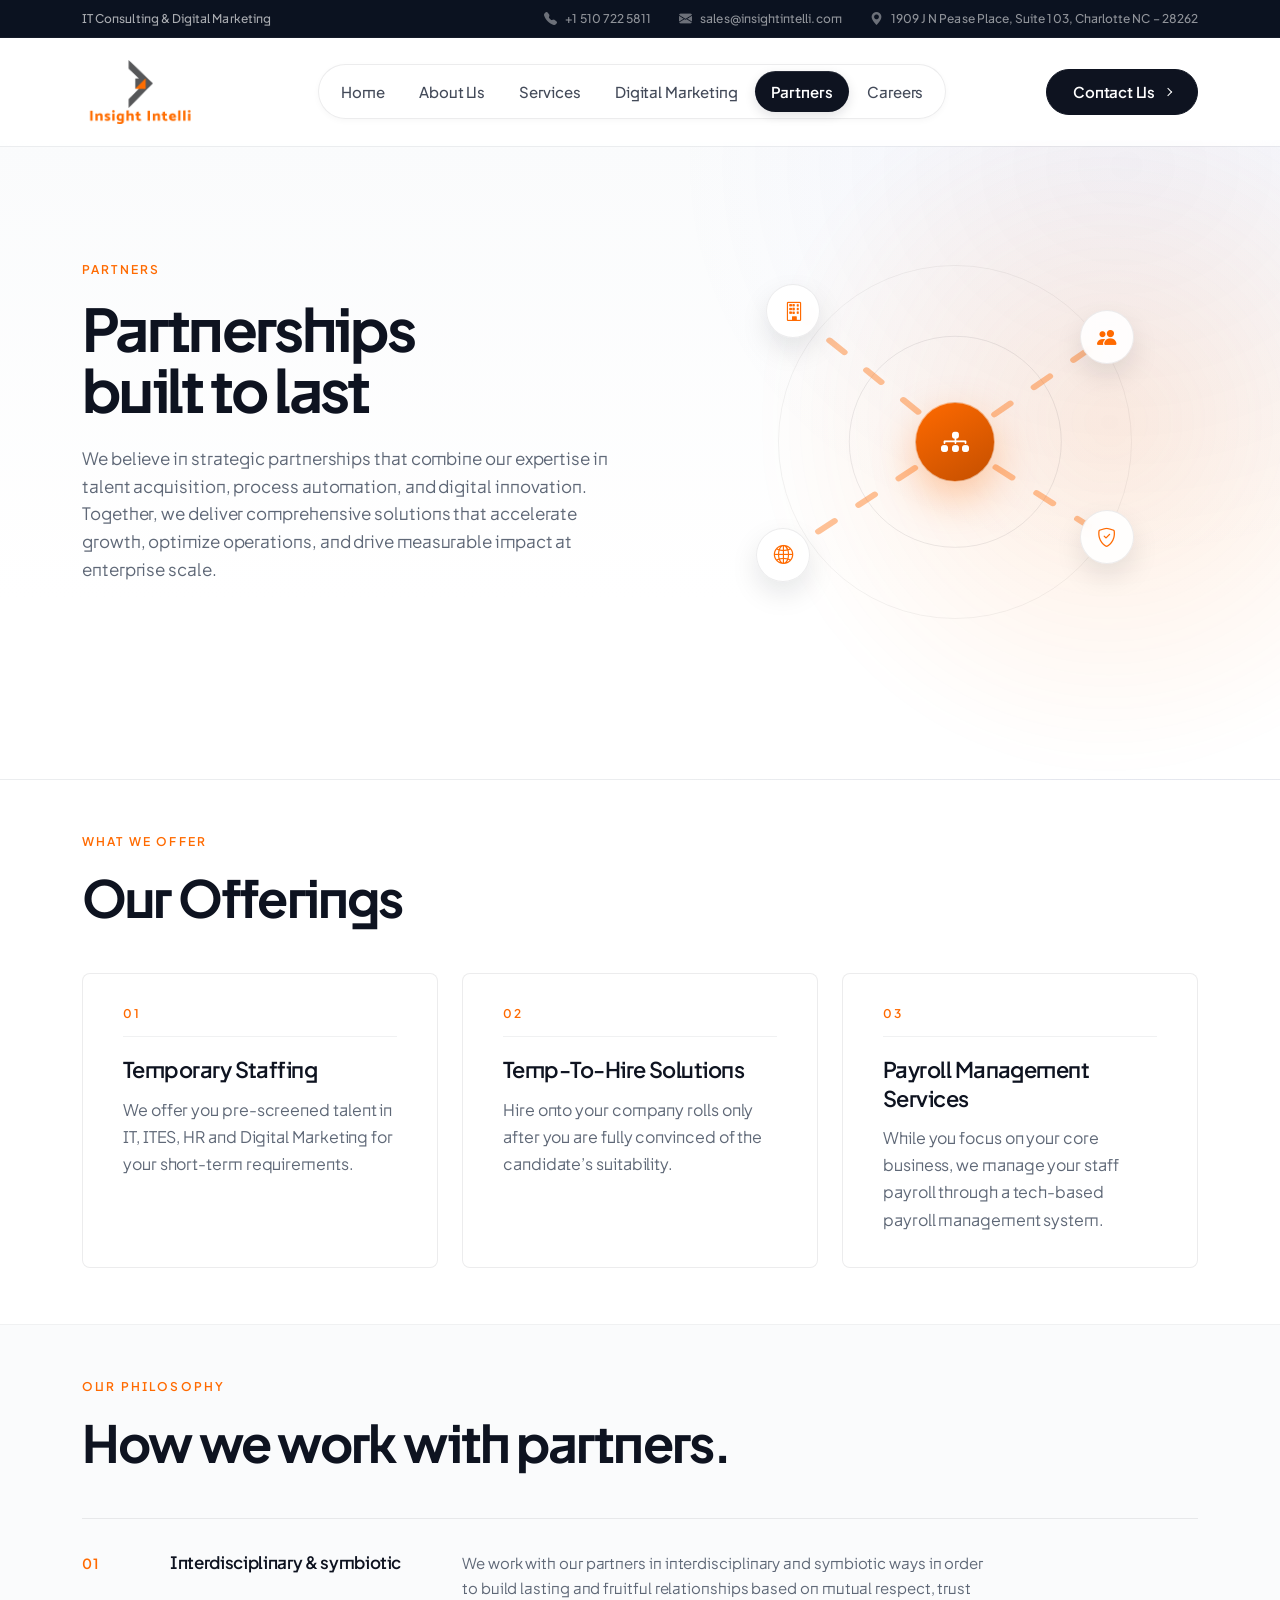
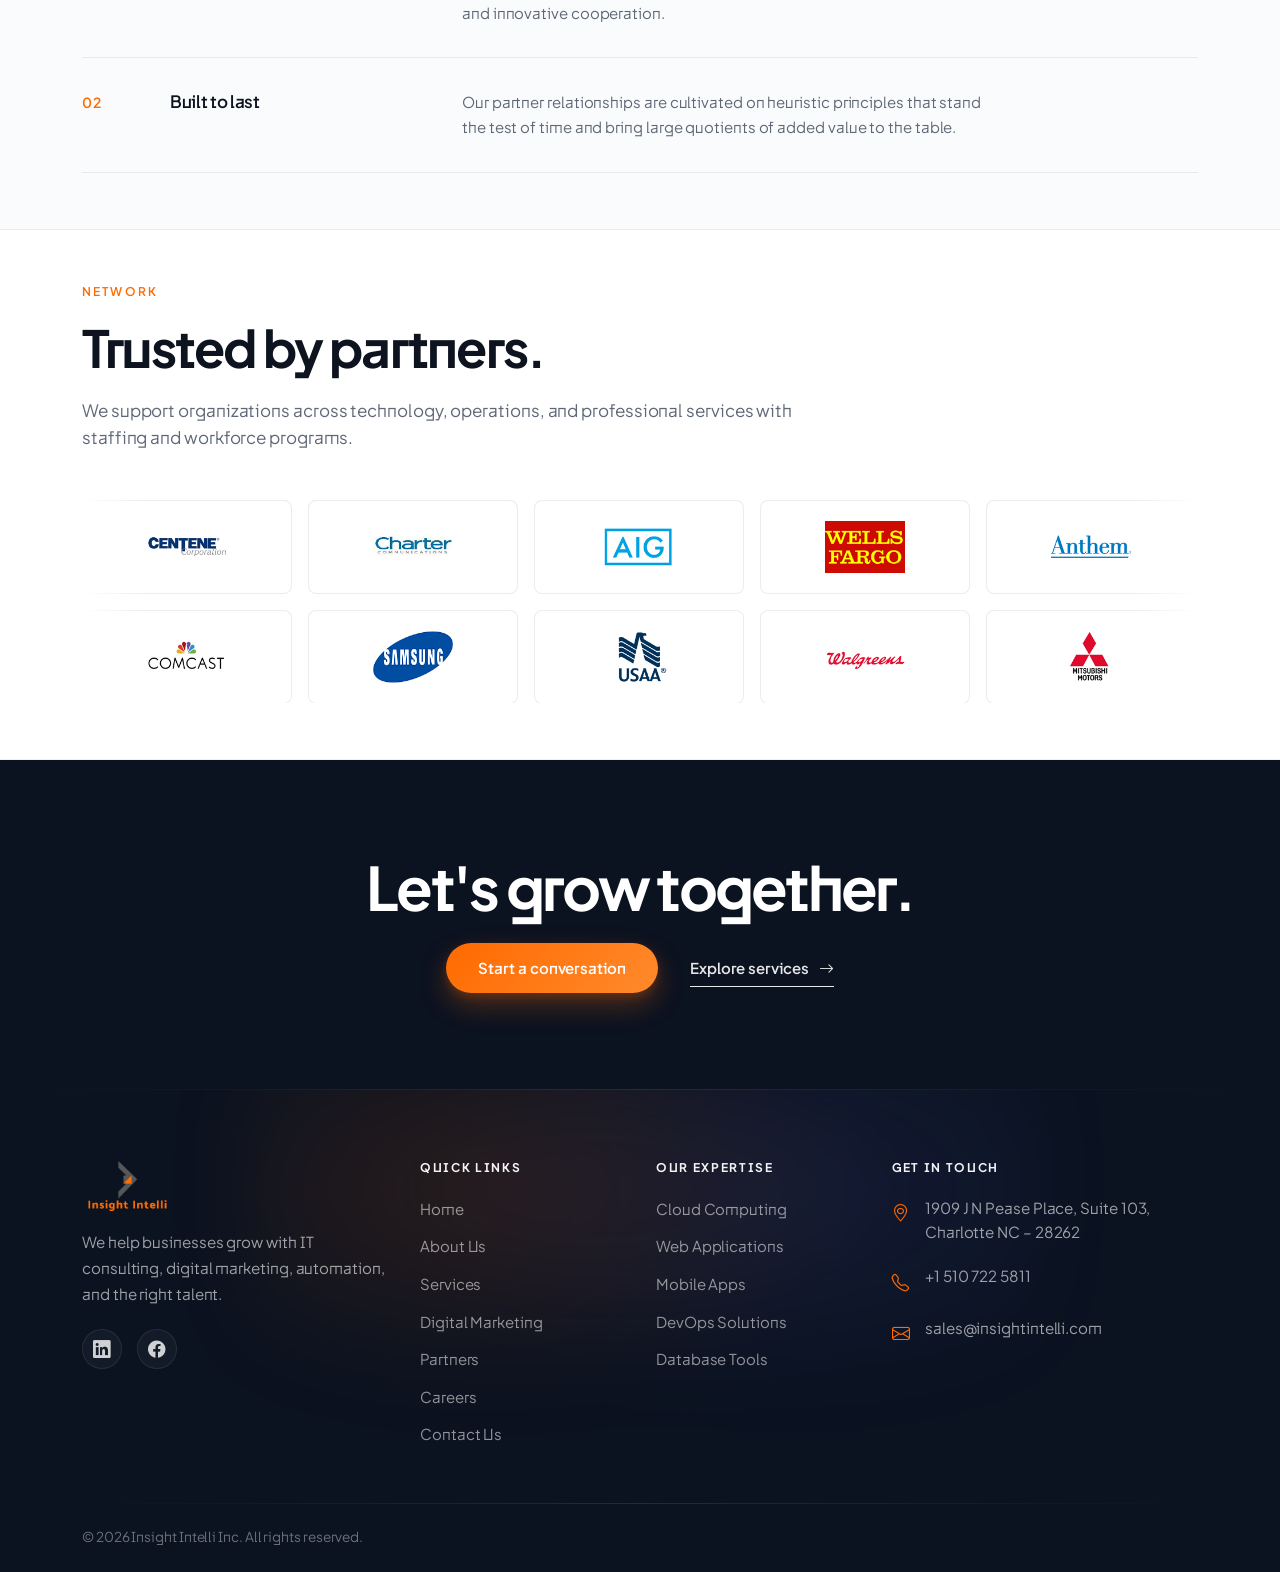
<file: partners.html>
<!doctype html>
<html lang="en">

<head>
  <meta charset="UTF-8" />
  <meta name="viewport" content="width=device-width, initial-scale=1.0" />
  <!-- SEO Meta Tags -->
  <title>Partner with Insight Intelli | Staffing &amp; Workforce Solutions</title>
  <meta name="description"
    content="Partner with Insight Intelli for strategic staffing, temp-to-hire, payroll management, and workforce solutions built around shared business success." />
  <meta name="robots" content="index, follow, max-image-preview:large" />
  <link rel="canonical" href="https://insightintelli.com/partners.html" />

  <!-- Open Graph -->
  <meta property="og:type" content="website" />
  <meta property="og:title" content="Partner with Insight Intelli | Staffing &amp; Workforce Solutions" />
  <meta property="og:description"
    content="Partner with Insight Intelli for strategic staffing, temp-to-hire, payroll management, and workforce solutions built around shared business success." />
  <meta property="og:image" content="https://insightintelli.com/images/logo.png" />
  <meta property="og:image:alt" content="Insight Intelli logo" />
  <meta property="og:url" content="https://insightintelli.com/partners.html" />
  <meta property="og:site_name" content="Insight Intelli" />
  <meta property="og:locale" content="en_US" />

  <!-- Twitter Card -->
  <meta name="twitter:card" content="summary_large_image" />
  <meta name="twitter:title" content="Partner with Insight Intelli | Staffing &amp; Workforce Solutions" />
  <meta name="twitter:description"
    content="Partner with Insight Intelli for strategic staffing, temp-to-hire, payroll management, and workforce solutions built around shared business success." />
  <meta name="twitter:image" content="https://insightintelli.com/images/logo.png" />
  <meta name="twitter:image:alt" content="Insight Intelli logo" />

  <!-- Additional SEO -->
  <meta name="author" content="Insight Intelli" />
  <meta name="theme-color" content="#ff6a00" />
  <meta name="keywords"
    content="staffing partnerships, temporary staffing, temp-to-hire, payroll management services, workforce solutions, IT staffing partners" />


  <link rel="preconnect" href="https://fonts.googleapis.com" />
  <link rel="preconnect" href="https://fonts.gstatic.com" crossorigin />
  <link
    href="https://fonts.googleapis.com/css2?family=Plus+Jakarta+Sans:wght@400;500;600;700;800&family=Manrope:wght@400;500;600;700;800&display=swap"
    rel="stylesheet" />
  <link rel="stylesheet" href="https://cdn.jsdelivr.net/npm/bootstrap@5.3.0/dist/css/bootstrap.min.css" />
  <link rel="stylesheet" href="https://cdn.jsdelivr.net/npm/bootstrap-icons@1.11.1/font/bootstrap-icons.css" />
  <link rel="stylesheet" href="style.css" />
  <link rel="stylesheet" href="partners.css" />
  <link rel="icon" href="images/logo.png" type="image/png" />

  <!-- Schema.org Structured Data -->
  <script type="application/ld+json">
      {
        "@context": "https://schema.org",
        "@type": "Organization",
        "name": "Insight Intelli",
        "url": "https://insightintelli.com",
        "logo": "https://insightintelli.com/images/logo.png",
        "description": "Strategic staffing, smart automation, and scalable digital solutions.",
        "contactPoint": {
          "@type": "ContactPoint",
          "telephone": "+1-510-722-5811",
          "contactType": "customer service",
          "email": "sales@insightintelli.com"
        },
        "sameAs": [
          "https://www.linkedin.com/company/insightintelli-inc./",
          "https://www.facebook.com/insightintelli/"
        ]
      }
    </script>
</head>

<body>
  <a href="#main-content" class="skip-to-content">Skip to main content</a>

  <header class="header" role="banner">
    <div class="top-bar">
      <div class="container">
        <div class="top-bar-left">
          IT Consulting &amp; Digital Marketing
        </div>
        <div class="top-bar-right d-none d-md-flex">
          <a href="tel:+15107225811" class="top-bar-link">
            <i class="bi bi-telephone-fill"></i>
            +1 510 722 5811
          </a>
          <a href="mailto:sales@insightintelli.com" class="top-bar-link">
            <i class="bi bi-envelope-fill"></i>
            sales@insightintelli.com
          </a>
          <div class="top-bar-link">
            <i class="bi bi-geo-alt-fill"></i>
            1909 J N Pease Place, Suite 103, Charlotte NC &ndash; 28262
          </div>
        </div>
      </div>
    </div>

    <nav class="navbar navbar-expand-lg modern-navbar">
      <div class="container">
        <a class="navbar-brand" href="index.html">
          <img src="images/logo.png" alt="Insight Intelli" />
        </a>
        <button class="navbar-toggler" type="button" data-bs-toggle="collapse" data-bs-target="#navbarNav"
          aria-controls="navbarNav" aria-expanded="false" aria-label="Toggle navigation">
          <span class="toggler-icon"></span>
          <span class="toggler-icon"></span>
          <span class="toggler-icon"></span>
        </button>
        <div class="collapse navbar-collapse" id="navbarNav">
          <ul class="navbar-nav mx-auto">
            <li class="nav-item">
              <a class="nav-link" href="index.html">Home</a>
            </li>
            <li class="nav-item">
              <a class="nav-link" href="about.html">About Us</a>
            </li>
            <li class="nav-item">
              <a class="nav-link" href="services.html">Services</a>
            </li>
            <li class="nav-item">
              <a class="nav-link" href="services/digital-marketing.html">Digital Marketing</a>
            </li>
            <li class="nav-item">
              <a class="nav-link active" aria-current="page" href="partners.html">Partners</a>
            </li>
            <li class="nav-item">
              <a class="nav-link" href="careers.html">Careers</a>
            </li>
          </ul>
          <div class="d-none d-lg-block">
            <a href="contact.html" class="nav-cta">Contact Us</a>
          </div>
          <div class="d-lg-none mt-3">
            <a href="contact.html" class="nav-cta w-100 text-center">Contact Us</a>
          </div>
        </div>
      </div>
    </nav>
  </header>

  <main id="main-content">
    <section class="pt-hero" aria-labelledby="pt-hero-h">
      <span class="pt-hero-orb" aria-hidden="true"></span>
      <div class="container">
        <div class="pt-hero-grid">
          <div class="pt-hero-content">
            <p class="pt-eyebrow">Partners</p>
            <h1 class="pt-hero-title" id="pt-hero-h">Partnerships built to last</h1>
            <p class="pt-hero-sub">
              We believe in strategic partnerships that combine our expertise in talent acquisition, process automation,
              and digital innovation. Together, we deliver comprehensive solutions that accelerate growth, optimize
              operations, and drive measurable impact at enterprise scale.
            </p>
          </div>

          <div class="pt-hero-visual" aria-hidden="true">
            <div class="pt-net">
              <span class="pt-net-ring pt-net-ring--1"></span>
              <span class="pt-net-ring pt-net-ring--2"></span>
              <svg class="pt-net-lines" viewBox="0 0 100 100" preserveAspectRatio="none">
                <g stroke="rgba(255,106,0,0.4)" stroke-width="1.3" vector-effect="non-scaling-stroke"
                  stroke-linecap="round">
                  <line x1="52" y1="50" x2="20" y2="20" />
                  <line x1="52" y1="50" x2="82" y2="26" />
                  <line x1="52" y1="50" x2="18" y2="76" />
                  <line x1="52" y1="50" x2="82" y2="72" />
                </g>
              </svg>
              <div class="pt-node pt-node--hub"><i class="bi bi-diagram-3-fill" aria-hidden="true"></i></div>
              <div class="pt-node pt-node--s1"><i class="bi bi-building" aria-hidden="true"></i></div>
              <div class="pt-node pt-node--s2"><i class="bi bi-people-fill" aria-hidden="true"></i></div>
              <div class="pt-node pt-node--s3"><i class="bi bi-globe2" aria-hidden="true"></i></div>
              <div class="pt-node pt-node--s4"><i class="bi bi-shield-check" aria-hidden="true"></i></div>
            </div>
          </div>
        </div>
      </div>
    </section>

    <section class="pt-models" id="partner-models" aria-labelledby="pt-models-h">
      <div class="container">
        <header class="pt-section-head">
          <p class="pt-eyebrow">What we offer</p>
          <h2 class="pt-heading" id="pt-models-h">Our Offerings</h2>
        </header>

        <div class="pt-models-grid">
          <article class="pt-model">
            <p class="pt-model-kicker">01</p>
            <h3 class="pt-model-title">Temporary Staffing</h3>
            <p class="pt-model-desc">
              We offer you pre-screened talent in IT, ITES, HR and Digital
              Marketing for your short-term requirements.
            </p>
          </article>

          <article class="pt-model">
            <p class="pt-model-kicker">02</p>
            <h3 class="pt-model-title">Temp-To-Hire Solutions</h3>
            <p class="pt-model-desc">
              Hire onto your company rolls only after you are fully
              convinced of the candidate&rsquo;s suitability.
            </p>
          </article>

          <article class="pt-model">
            <p class="pt-model-kicker">03</p>
            <h3 class="pt-model-title">Payroll Management Services</h3>
            <p class="pt-model-desc">
              While you focus on your core business, we manage your staff
              payroll through a tech-based payroll management system.
            </p>
          </article>
        </div>
      </div>
    </section>

    <section class="pt-values" aria-labelledby="pt-values-h">
      <div class="container">
        <header class="pt-section-head">
          <p class="pt-eyebrow">Our philosophy</p>
          <h2 class="pt-heading" id="pt-values-h">
            How we work with partners.
          </h2>
        </header>

        <div class="pt-values-list">
          <article class="pt-value">
            <span class="pt-value-num">01</span>
            <h3 class="pt-value-title">Interdisciplinary &amp; symbiotic</h3>
            <p class="pt-value-desc">
              We work with our partners in interdisciplinary and symbiotic
              ways in order to build lasting and fruitful relationships
              based on mutual respect, trust and innovative cooperation.
            </p>
          </article>

          <article class="pt-value">
            <span class="pt-value-num">02</span>
            <h3 class="pt-value-title">Built to last</h3>
            <p class="pt-value-desc">
              Our partner relationships are cultivated on heuristic
              principles that stand the test of time and bring large
              quotients of added value to the table.
            </p>
          </article>
        </div>
      </div>
    </section>

    <section class="pt-network" aria-labelledby="pt-network-h">
      <div class="container">
        <header class="pt-section-head">
          <p class="pt-eyebrow">Network</p>
          <h2 class="pt-heading" id="pt-network-h">Trusted by partners.</h2>
          <p class="pt-section-sub">
            We support organizations across technology, operations, and
            professional services with staffing and workforce programs.
          </p>
        </header>

        <div class="pt-marquee" role="list" aria-label="Partner logos">
          <!-- Row 1 — slides right to left -->
          <div class="pt-marquee-row pt-marquee-row--left">
            <div class="pt-marquee-track">
              <!-- visible set -->
              <div class="pt-logo" role="listitem"><img src="images/blog/1.png" alt="Partner company 1"
                  loading="lazy" /></div>
              <div class="pt-logo" role="listitem"><img src="images/blog/2.png" alt="Partner company 2"
                  loading="lazy" /></div>
              <div class="pt-logo" role="listitem"><img src="images/blog/3.png" alt="Partner company 3"
                  loading="lazy" /></div>
              <div class="pt-logo" role="listitem"><img src="images/blog/4.png" alt="Partner company 4"
                  loading="lazy" /></div>
              <div class="pt-logo" role="listitem"><img src="images/blog/5.png" alt="Partner company 5"
                  loading="lazy" /></div>
              <div class="pt-logo" role="listitem"><img src="images/blog/6.png" alt="Partner company 6"
                  loading="lazy" /></div>
              <!-- seamless-loop duplicate (kept off-screen, hidden from assistive tech) -->
              <div class="pt-logo pt-logo--dup" aria-hidden="true"><img src="images/blog/1.png" alt="" loading="lazy" />
              </div>
              <div class="pt-logo pt-logo--dup" aria-hidden="true"><img src="images/blog/2.png" alt="" loading="lazy" />
              </div>
              <div class="pt-logo pt-logo--dup" aria-hidden="true"><img src="images/blog/3.png" alt="" loading="lazy" />
              </div>
              <div class="pt-logo pt-logo--dup" aria-hidden="true"><img src="images/blog/4.png" alt="" loading="lazy" />
              </div>
              <div class="pt-logo pt-logo--dup" aria-hidden="true"><img src="images/blog/5.png" alt="" loading="lazy" />
              </div>
              <div class="pt-logo pt-logo--dup" aria-hidden="true"><img src="images/blog/6.png" alt="" loading="lazy" />
              </div>
            </div>
          </div>
          <!-- Row 2 — slides left to right -->
          <div class="pt-marquee-row pt-marquee-row--right">
            <div class="pt-marquee-track">
              <!-- visible set -->
              <div class="pt-logo" role="listitem"><img src="images/blog/7.png" alt="Partner company 7"
                  loading="lazy" /></div>
              <div class="pt-logo" role="listitem"><img src="images/blog/8.png" alt="Partner company 8"
                  loading="lazy" /></div>
              <div class="pt-logo" role="listitem"><img src="images/blog/9.png" alt="Partner company 9"
                  loading="lazy" /></div>
              <div class="pt-logo" role="listitem"><img src="images/blog/10.png" alt="Partner company 10"
                  loading="lazy" /></div>
              <div class="pt-logo" role="listitem"><img src="images/blog/11.png" alt="Partner company 11"
                  loading="lazy" /></div>
              <div class="pt-logo" role="listitem"><img src="images/blog/12.png" alt="Partner company 12"
                  loading="lazy" /></div>
              <!-- seamless-loop duplicate (kept off-screen, hidden from assistive tech) -->
              <div class="pt-logo pt-logo--dup" aria-hidden="true"><img src="images/blog/7.png" alt="" loading="lazy" />
              </div>
              <div class="pt-logo pt-logo--dup" aria-hidden="true"><img src="images/blog/8.png" alt="" loading="lazy" />
              </div>
              <div class="pt-logo pt-logo--dup" aria-hidden="true"><img src="images/blog/9.png" alt="" loading="lazy" />
              </div>
              <div class="pt-logo pt-logo--dup" aria-hidden="true"><img src="images/blog/10.png" alt=""
                  loading="lazy" /></div>
              <div class="pt-logo pt-logo--dup" aria-hidden="true"><img src="images/blog/11.png" alt=""
                  loading="lazy" /></div>
              <div class="pt-logo pt-logo--dup" aria-hidden="true"><img src="images/blog/12.png" alt=""
                  loading="lazy" /></div>
            </div>
          </div>
        </div>
      </div>
    </section>

    <section class="pt-cta" aria-labelledby="pt-cta-h">
      <div class="container">
        <h2 class="pt-cta-title" id="pt-cta-h">Let's grow together.</h2>
        <div class="pt-cta-actions">
          <a href="contact.html" class="btn btn-brand">Start a conversation</a>
          <a href="services.html" class="pt-link pt-link--inverse">
            Explore services
            <i class="bi bi-arrow-right" aria-hidden="true"></i>
          </a>
        </div>
      </div>
    </section>
  </main>

  <footer class="site-footer" role="contentinfo">
    <div class="container">
      <div class="footer-grid">
        <div class="footer-column">
          <a href="index.html" class="footer-logo" aria-label="Insight Intelli Home">
            <img src="images/logo.png" alt="Insight Intelli" width="200" height="60" />
          </a>
          <p class="footer-brand-text">
            We help businesses grow with IT consulting, digital marketing,
            automation, and the right talent.
          </p>
          <div class="footer-social">
            <a href="https://www.linkedin.com/company/insightintelli-inc./" target="_blank" rel="noopener"
              aria-label="LinkedIn">
              <i class="bi bi-linkedin"></i>
            </a>
            <a href="https://www.facebook.com/insightintelli/" target="_blank" rel="noopener" aria-label="Facebook">
              <i class="bi bi-facebook"></i>
            </a>
          </div>
        </div>

        <div class="footer-column">
          <h3 class="footer-heading">Quick Links</h3>
          <ul class="footer-links">
            <li><a href="index.html">Home</a></li>
            <li><a href="about.html">About Us</a></li>
            <li><a href="services.html">Services</a></li>
            <li><a href="services/digital-marketing.html">Digital Marketing</a></li>
            <li><a href="partners.html">Partners</a></li>
            <li><a href="careers.html">Careers</a></li>
            <li><a href="contact.html">Contact Us</a></li>
          </ul>
        </div>

        <div class="footer-column">
          <h3 class="footer-heading">Our Expertise</h3>
          <ul class="footer-links expertise-links">
            <li><a href="about.html#expertise">Cloud Computing</a></li>
            <li><a href="about.html#expertise">Web Applications</a></li>
            <li><a href="about.html#expertise">Mobile Apps</a></li>
            <li><a href="about.html#expertise">DevOps Solutions</a></li>
            <li><a href="about.html#expertise">Database Tools</a></li>
          </ul>
        </div>

        <div class="footer-column">
          <h3 class="footer-heading">Get in Touch</h3>
          <div class="footer-contact-info">
            <div class="footer-contact-item">
              <i class="bi bi-geo-alt" aria-hidden="true"></i>
              <span>1909 J N Pease Place, Suite 103, Charlotte NC &ndash; 28262</span>
            </div>
            <div class="footer-contact-item">
              <i class="bi bi-telephone" aria-hidden="true"></i>
              <a href="tel:+15107225811">+1 510 722 5811</a>
            </div>
            <div class="footer-contact-item">
              <i class="bi bi-envelope" aria-hidden="true"></i>
              <a href="mailto:sales@insightintelli.com">sales@insightintelli.com</a>
            </div>
          </div>

        </div>
      </div>

      <div class="footer-bottom">
        <div class="footer-separator"></div>
        <div class="footer-copyright-wrapper">
          <p>&copy; 2026 Insight Intelli Inc. All rights reserved.</p>

        </div>
      </div>
    </div>
  </footer>

  <button id="scrollToTop" class="scroll-to-top" aria-label="Scroll to top">
    <i class="bi bi-arrow-up" aria-hidden="true"></i>
  </button>

  <script src="https://cdn.jsdelivr.net/npm/bootstrap@5.3.0/dist/js/bootstrap.bundle.min.js"></script>
  <script>
    const header = document.querySelector(".header");
    if (header) {
      window.addEventListener(
        "scroll",
        function () {
          header.classList.toggle("scrolled", window.scrollY > 50);
        },
        { passive: true },
      );
    }

    const scrollTopBtn = document.getElementById("scrollToTop");
    if (scrollTopBtn) {
      window.addEventListener(
        "scroll",
        function () {
          scrollTopBtn.classList.toggle("visible", window.scrollY > 400);
        },
        { passive: true },
      );
      scrollTopBtn.addEventListener("click", function () {
        window.scrollTo({ top: 0, behavior: "smooth" });
      });
    }

    const scrollObserver = new IntersectionObserver(
      function (entries) {
        entries.forEach(function (entry) {
          if (entry.isIntersecting) {
            entry.target.classList.add("scroll-animate");
            scrollObserver.unobserve(entry.target);
          }
        });
      },
      { threshold: 0.12, rootMargin: "0px 0px -60px 0px" },
    );

    document
      .querySelectorAll(
        ".pt-section-head, .pt-model, .pt-value, .pt-logo",
      )
      .forEach(function (el) {
        scrollObserver.observe(el);
      });

    document.querySelectorAll(".navbar-nav .nav-link").forEach(function (link) {
      link.addEventListener("click", function () {
        const collapse = document.getElementById("navbarNav");
        if (collapse && collapse.classList.contains("show")) {
          new bootstrap.Collapse(collapse, { toggle: false }).hide();
        }
      });
    });

    document.querySelectorAll('a[href^="#"]').forEach(function (anchor) {
      anchor.addEventListener("click", function (e) {
        const href = this.getAttribute("href");
        if (href === "#") return;
        const target = document.querySelector(href);
        if (target) {
          e.preventDefault();
          target.scrollIntoView({ behavior: "smooth", block: "start" });
        }
      });
    });
  </script>
</body>

</html>
</file>
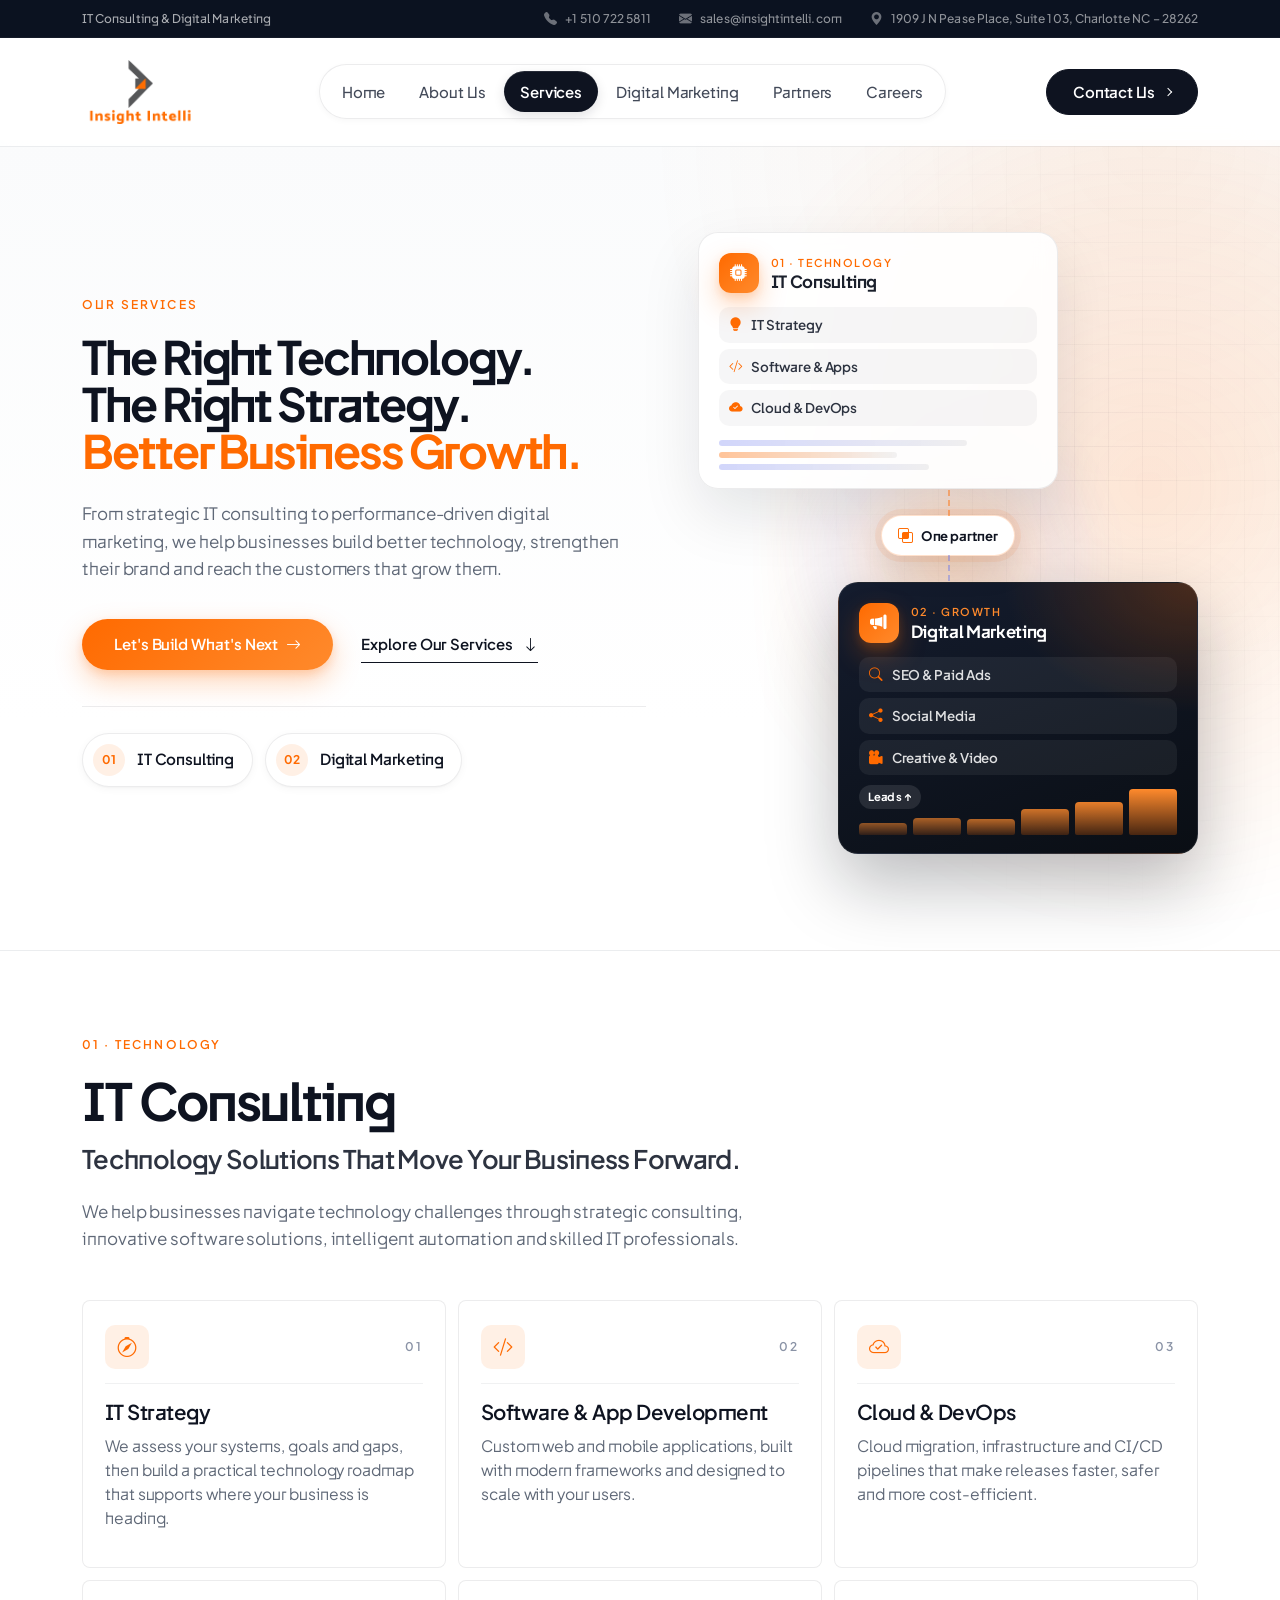
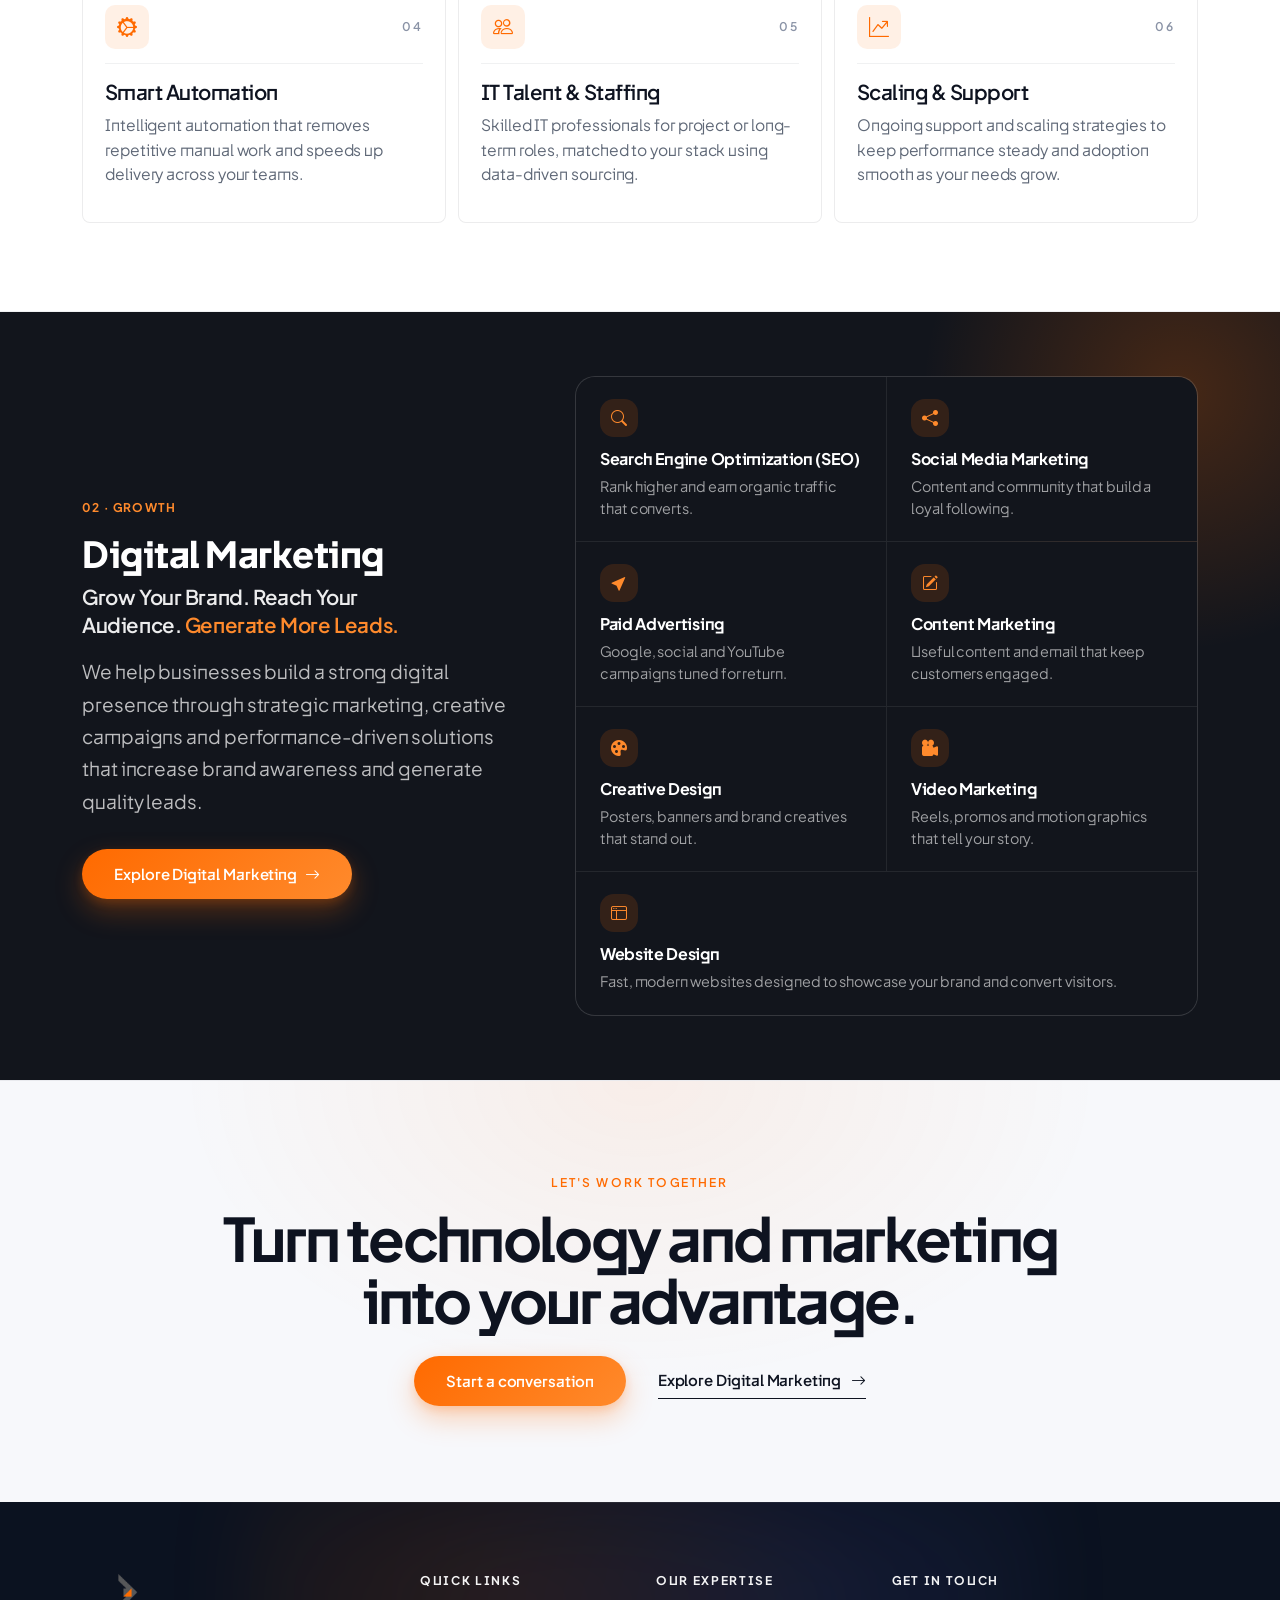
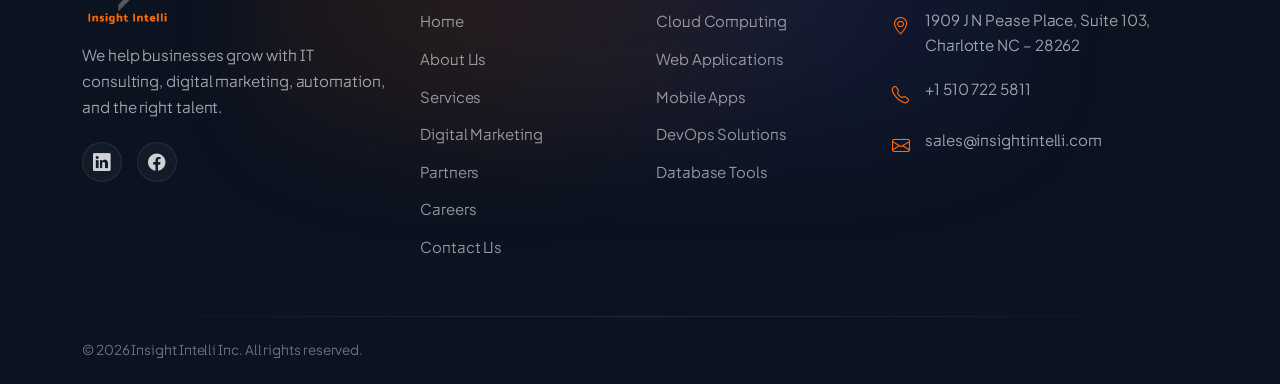
<file: services.html>
<!doctype html>
<html lang="en">

<head>
  <meta charset="UTF-8" />
  <meta name="viewport" content="width=device-width, initial-scale=1.0" />
  <!-- SEO Meta Tags -->
  <title>Services | IT Consulting &amp; Digital Marketing | Insight Intelli</title>
  <meta name="description"
    content="Insight Intelli services: IT consulting (strategy, software, cloud &amp; DevOps, automation, IT staffing) and performance-driven digital marketing for businesses in the US and India." />
  <meta name="robots" content="index, follow, max-image-preview:large" />
  <link rel="canonical" href="https://insightintelli.com/services.html" />

  <!-- Open Graph -->
  <meta property="og:type" content="website" />
  <meta property="og:title" content="Services | IT Consulting &amp; Digital Marketing | Insight Intelli" />
  <meta property="og:description"
    content="Insight Intelli services: IT consulting (strategy, software, cloud &amp; DevOps, automation, IT staffing) and performance-driven digital marketing for businesses in the US and India." />
  <meta property="og:image" content="https://insightintelli.com/images/logo.png" />
  <meta property="og:image:alt" content="Insight Intelli logo" />
  <meta property="og:url" content="https://insightintelli.com/services.html" />
  <meta property="og:site_name" content="Insight Intelli" />
  <meta property="og:locale" content="en_US" />

  <!-- Twitter Card -->
  <meta name="twitter:card" content="summary_large_image" />
  <meta name="twitter:title" content="Services | IT Consulting &amp; Digital Marketing | Insight Intelli" />
  <meta name="twitter:description"
    content="Insight Intelli services: IT consulting (strategy, software, cloud &amp; DevOps, automation, IT staffing) and performance-driven digital marketing for businesses in the US and India." />
  <meta name="twitter:image" content="https://insightintelli.com/images/logo.png" />
  <meta name="twitter:image:alt" content="Insight Intelli logo" />

  <!-- Additional SEO -->
  <meta name="author" content="Insight Intelli" />
  <meta name="theme-color" content="#ff6a00" />
  <meta name="keywords"
    content="IT consulting services, digital marketing services, software development, cloud and DevOps, automation, IT staffing, SEO, social media marketing" />


  <link rel="preconnect" href="https://fonts.googleapis.com" />
  <link rel="preconnect" href="https://fonts.gstatic.com" crossorigin />
  <link
    href="https://fonts.googleapis.com/css2?family=Plus+Jakarta+Sans:wght@400;500;600;700;800&family=Manrope:wght@400;500;600;700;800&display=swap"
    rel="stylesheet" />
  <link rel="stylesheet" href="https://cdn.jsdelivr.net/npm/bootstrap@5.3.0/dist/css/bootstrap.min.css" />
  <link rel="stylesheet" href="https://cdn.jsdelivr.net/npm/bootstrap-icons@1.11.1/font/bootstrap-icons.css" />
  <link rel="stylesheet" href="style.css" />
  <link rel="stylesheet" href="services.css" />
  <link rel="icon" href="images/logo.png" type="image/png" />

  <!-- Schema.org Structured Data -->
  <script type="application/ld+json">
      {
        "@context": "https://schema.org",
        "@type": "Organization",
        "name": "Insight Intelli",
        "url": "https://insightintelli.com",
        "logo": "https://insightintelli.com/images/logo.png",
        "description": "Strategic staffing, smart automation, and scalable digital solutions.",
        "contactPoint": {
          "@type": "ContactPoint",
          "telephone": "+1-510-722-5811",
          "contactType": "customer service",
          "email": "sales@insightintelli.com"
        },
        "sameAs": [
          "https://www.linkedin.com/company/insightintelli-inc./",
          "https://www.facebook.com/insightintelli/"
        ]
      }
    </script>
</head>

<body>
  <a href="#main-content" class="skip-to-content">Skip to main content</a>

  <header class="header" role="banner">
    <div class="top-bar">
      <div class="container">
        <div class="top-bar-left">
          IT Consulting &amp; Digital Marketing
        </div>
        <div class="top-bar-right d-none d-md-flex">
          <a href="tel:+15107225811" class="top-bar-link">
            <i class="bi bi-telephone-fill"></i>
            +1 510 722 5811
          </a>
          <a href="mailto:sales@insightintelli.com" class="top-bar-link">
            <i class="bi bi-envelope-fill"></i>
            sales@insightintelli.com
          </a>
          <div class="top-bar-link">
            <i class="bi bi-geo-alt-fill"></i>
            1909 J N Pease Place, Suite 103, Charlotte NC &ndash; 28262
          </div>
        </div>
      </div>
    </div>

    <nav class="navbar navbar-expand-lg modern-navbar">
      <div class="container">
        <a class="navbar-brand" href="index.html">
          <img src="images/logo.png" alt="Insight Intelli" />
        </a>

        <button class="navbar-toggler" type="button" data-bs-toggle="collapse" data-bs-target="#navbarNav"
          aria-controls="navbarNav" aria-expanded="false" aria-label="Toggle navigation">
          <span class="toggler-icon"></span>
          <span class="toggler-icon"></span>
          <span class="toggler-icon"></span>
        </button>

        <div class="collapse navbar-collapse" id="navbarNav">
          <ul class="navbar-nav mx-auto">
            <li class="nav-item">
              <a class="nav-link" href="index.html">Home</a>
            </li>
            <li class="nav-item">
              <a class="nav-link" href="about.html">About Us</a>
            </li>
            <li class="nav-item">
              <a class="nav-link active" aria-current="page" href="services.html">Services</a>
            </li>
            <li class="nav-item">
              <a class="nav-link" href="services/digital-marketing.html">Digital Marketing</a>
            </li>
            <li class="nav-item">
              <a class="nav-link" href="partners.html">Partners</a>
            </li>
            <li class="nav-item">
              <a class="nav-link" href="careers.html">Careers</a>
            </li>
          </ul>
          <div class="d-none d-lg-block">
            <a href="contact.html" class="nav-cta">Contact Us</a>
          </div>
          <div class="d-lg-none mt-3">
            <a href="contact.html" class="nav-cta w-100 text-center">Contact Us</a>
          </div>
        </div>
      </div>
    </nav>
  </header>

  <main id="main-content">
    <section class="sv-hero" aria-labelledby="sv-hero-h">
      <span class="sv-hero-orb" aria-hidden="true"></span>
      <span class="sv-hero-grid-tex" aria-hidden="true"></span>
      <div class="container">
        <div class="sv-hero-grid">
          <div class="sv-hero-content">
            <p class="sv-eyebrow">Our Services</p>
            <h1 class="sv-hero-title" id="sv-hero-h">
              <span class="sv-hero-line">The Right Technology.</span>
              <span class="sv-hero-line">The Right Strategy.</span>
              <span class="sv-hero-line sv-hero-accent">Better Business Growth.</span>
            </h1>
            <p class="sv-hero-sub">
              From strategic IT consulting to performance-driven digital
              marketing, we help businesses build better technology, strengthen
              their brand and reach the customers that grow them.
            </p>
            <div class="sv-hero-actions">
              <a href="contact.html" class="btn btn-brand">
                Let's Build What's Next
                <i class="bi bi-arrow-right" aria-hidden="true"></i>
              </a>
              <a href="#it-consulting" class="sv-link">
                Explore Our Services
                <i class="bi bi-arrow-down" aria-hidden="true"></i>
              </a>
            </div>
            <ul class="sv-hero-pillars" aria-label="Our two service solutions">
              <li>
                <a href="#it-consulting" class="sv-hero-pillar">
                  <span class="sv-hero-pillar-no">01</span>
                  <span class="sv-hero-pillar-name">IT Consulting</span>
                </a>
              </li>
              <li>
                <a href="#digital-marketing" class="sv-hero-pillar">
                  <span class="sv-hero-pillar-no">02</span>
                  <span class="sv-hero-pillar-name">Digital Marketing</span>
                </a>
              </li>
            </ul>
          </div>

          <!-- Two-pillar composition: IT Consulting + Digital Marketing -->
          <div class="sv-hero-visual" aria-hidden="true">
            <div class="sv-duo">
              <span class="sv-duo-glow"></span>

              <!-- Pillar 01: IT Consulting -->
              <div class="sv-pillar sv-pillar--it">
                <div class="sv-pillar-head">
                  <span class="sv-pillar-icon"><i class="bi bi-cpu-fill"></i></span>
                  <span class="sv-pillar-label"><small>01 &middot; Technology</small><b>IT Consulting</b></span>
                </div>
                <ul class="sv-pillar-list">
                  <li><i class="bi bi-lightbulb-fill"></i>IT Strategy</li>
                  <li><i class="bi bi-code-slash"></i>Software &amp; Apps</li>
                  <li><i class="bi bi-cloud-check-fill"></i>Cloud &amp; DevOps</li>
                </ul>
                <div class="sv-pillar-code">
                  <span></span><span></span><span></span>
                </div>
              </div>

              <!-- Hub: one partner connecting both pillars -->
              <div class="sv-duo-hub">
                <i class="bi bi-intersect"></i>
                <span>One partner</span>
              </div>

              <!-- Pillar 02: Digital Marketing -->
              <div class="sv-pillar sv-pillar--dm">
                <div class="sv-pillar-head">
                  <span class="sv-pillar-icon"><i class="bi bi-megaphone-fill"></i></span>
                  <span class="sv-pillar-label"><small>02 &middot; Growth</small><b>Digital Marketing</b></span>
                </div>
                <ul class="sv-pillar-list">
                  <li><i class="bi bi-search"></i>SEO &amp; Paid Ads</li>
                  <li><i class="bi bi-share-fill"></i>Social Media</li>
                  <li><i class="bi bi-camera-reels-fill"></i>Creative &amp; Video</li>
                </ul>
                <div class="sv-pillar-chart">
                  <i></i><i></i><i></i><i></i><i></i><i></i>
                  <span class="sv-pillar-trend">Leads &uarr;</span>
                </div>
              </div>
            </div>
          </div>
        </div>
      </div>
    </section>

    <section class="sv-services" id="it-consulting" aria-labelledby="sv-services-h">
      <div class="container">
        <header class="sv-section-head">
          <p class="sv-eyebrow">01 &middot; Technology</p>
          <h2 class="sv-heading" id="sv-services-h">IT Consulting</h2>
          <p class="sv-section-lead">Technology Solutions That Move Your Business Forward.</p>
          <p class="sv-section-sub">
            We help businesses navigate technology challenges through strategic
            consulting, innovative software solutions, intelligent automation
            and skilled IT professionals.
          </p>
        </header>

        <div class="sv-offerings-grid">
          <article class="sv-offering">
            <div class="sv-offering-top">
              <span class="sv-offering-icon" aria-hidden="true"><i class="bi bi-compass"></i></span>
              <span class="sv-offering-kicker">01</span>
            </div>
            <h3 class="sv-offering-title">IT Strategy</h3>
            <p class="sv-offering-desc">
              We assess your systems, goals and gaps, then build a practical technology roadmap that supports where your business is heading.
            </p>
          </article>

          <article class="sv-offering">
            <div class="sv-offering-top">
              <span class="sv-offering-icon" aria-hidden="true"><i class="bi bi-code-slash"></i></span>
              <span class="sv-offering-kicker">02</span>
            </div>
            <h3 class="sv-offering-title">Software &amp; App Development</h3>
            <p class="sv-offering-desc">
              Custom web and mobile applications, built with modern frameworks and designed to scale with your users.
            </p>
          </article>

          <article class="sv-offering">
            <div class="sv-offering-top">
              <span class="sv-offering-icon" aria-hidden="true"><i class="bi bi-cloud-check"></i></span>
              <span class="sv-offering-kicker">03</span>
            </div>
            <h3 class="sv-offering-title">Cloud &amp; DevOps</h3>
            <p class="sv-offering-desc">
              Cloud migration, infrastructure and CI/CD pipelines that make releases faster, safer and more cost-efficient.
            </p>
          </article>

          <article class="sv-offering">
            <div class="sv-offering-top">
              <span class="sv-offering-icon" aria-hidden="true"><i class="bi bi-gear-wide-connected"></i></span>
              <span class="sv-offering-kicker">04</span>
            </div>
            <h3 class="sv-offering-title">Smart Automation</h3>
            <p class="sv-offering-desc">
              Intelligent automation that removes repetitive manual work and speeds up delivery across your teams.
            </p>
          </article>

          <article class="sv-offering">
            <div class="sv-offering-top">
              <span class="sv-offering-icon" aria-hidden="true"><i class="bi bi-people"></i></span>
              <span class="sv-offering-kicker">05</span>
            </div>
            <h3 class="sv-offering-title">IT Talent &amp; Staffing</h3>
            <p class="sv-offering-desc">
              Skilled IT professionals for project or long-term roles, matched to your stack using data-driven sourcing.
            </p>
          </article>

          <article class="sv-offering">
            <div class="sv-offering-top">
              <span class="sv-offering-icon" aria-hidden="true"><i class="bi bi-graph-up-arrow"></i></span>
              <span class="sv-offering-kicker">06</span>
            </div>
            <h3 class="sv-offering-title">Scaling &amp; Support</h3>
            <p class="sv-offering-desc">
              Ongoing support and scaling strategies to keep performance steady and adoption smooth as your needs grow.
            </p>
          </article>
        </div>
      </div>
    </section>

    <!-- ========== DIGITAL MARKETING OVERVIEW (reuses the Home .dm-home component) ========== -->
    <section class="dm-home sv-dm" id="digital-marketing" aria-labelledby="sv-dm-h">
      <div class="container">
        <div class="dm-home-grid">
          <div class="dm-home-intro">
            <span class="dm-home-badge">02 &middot; Growth</span>
            <h2 class="dm-home-title" id="sv-dm-h">Digital Marketing</h2>
            <p class="sv-dm-lead">
              Grow Your Brand. Reach Your Audience. <em>Generate More Leads.</em>
            </p>
            <p class="dm-home-text">
              We help businesses build a strong digital presence through
              strategic marketing, creative campaigns and performance-driven
              solutions that increase brand awareness and generate quality leads.
            </p>
            <a href="services/digital-marketing.html" class="btn btn-brand dm-home-btn">
              Explore Digital Marketing
              <i class="bi bi-arrow-right" aria-hidden="true"></i>
            </a>
          </div>

          <div class="dm-home-list">
            <a href="services/digital-marketing.html#dmx-services" class="dm-home-item">
              <i class="bi bi-search" aria-hidden="true"></i>
              <h3>Search Engine Optimization (SEO)</h3>
              <p>Rank higher and earn organic traffic that converts.</p>
            </a>
            <a href="services/digital-marketing.html#dmx-services" class="dm-home-item">
              <i class="bi bi-share-fill" aria-hidden="true"></i>
              <h3>Social Media Marketing</h3>
              <p>Content and community that build a loyal following.</p>
            </a>
            <a href="services/digital-marketing.html#dmx-services" class="dm-home-item">
              <i class="bi bi-cursor-fill" aria-hidden="true"></i>
              <h3>Paid Advertising</h3>
              <p>Google, social and YouTube campaigns tuned for return.</p>
            </a>
            <a href="services/digital-marketing.html#dmx-services" class="dm-home-item">
              <i class="bi bi-pencil-square" aria-hidden="true"></i>
              <h3>Content Marketing</h3>
              <p>Useful content and email that keep customers engaged.</p>
            </a>
            <a href="services/digital-marketing.html#dmx-creative" class="dm-home-item">
              <i class="bi bi-palette-fill" aria-hidden="true"></i>
              <h3>Creative Design</h3>
              <p>Posters, banners and brand creatives that stand out.</p>
            </a>
            <a href="services/digital-marketing.html#dmx-video" class="dm-home-item">
              <i class="bi bi-camera-reels-fill" aria-hidden="true"></i>
              <h3>Video Marketing</h3>
              <p>Reels, promos and motion graphics that tell your story.</p>
            </a>
            <a href="services/digital-marketing.html#dmx-services" class="dm-home-item sv-dm-item--wide">
              <i class="bi bi-window-sidebar" aria-hidden="true"></i>
              <h3>Website Design</h3>
              <p>Fast, modern websites designed to showcase your brand and convert visitors.</p>
            </a>
          </div>
        </div>
      </div>
    </section>

    <section class="sv-cta sv-cta--light" aria-labelledby="sv-cta-h">
      <div class="container">
        <p class="sv-eyebrow">Let's work together</p>
        <h2 class="sv-cta-title" id="sv-cta-h">Turn technology and marketing into your advantage.</h2>
        <div class="sv-cta-actions">
          <a href="contact.html" class="btn btn-brand">Start a conversation</a>
          <a href="services/digital-marketing.html" class="sv-link">
            Explore Digital Marketing
            <i class="bi bi-arrow-right" aria-hidden="true"></i>
          </a>
        </div>
      </div>
    </section>

  </main>

  <footer class="site-footer" role="contentinfo">
    <div class="container">
      <div class="footer-grid">
        <div class="footer-column">
          <a href="index.html" class="footer-logo" aria-label="Insight Intelli Home">
            <img src="images/logo.png" alt="Insight Intelli" width="200" height="60" />
          </a>
          <p class="footer-brand-text">
            We help businesses grow with IT consulting, digital marketing,
            automation, and the right talent.
          </p>
          <div class="footer-social">
            <a href="https://www.linkedin.com/company/insightintelli-inc./" target="_blank" rel="noopener"
              aria-label="LinkedIn"><i class="bi bi-linkedin"></i></a>
            <a href="https://www.facebook.com/insightintelli/" target="_blank" rel="noopener" aria-label="Facebook"><i
                class="bi bi-facebook"></i></a>
          </div>
        </div>

        <div class="footer-column">
          <h3 class="footer-heading">Quick Links</h3>
          <ul class="footer-links">
            <li><a href="index.html">Home</a></li>
            <li><a href="about.html">About Us</a></li>
            <li><a href="services.html">Services</a></li>
            <li><a href="services/digital-marketing.html">Digital Marketing</a></li>
            <li><a href="partners.html">Partners</a></li>
            <li><a href="careers.html">Careers</a></li>
            <li><a href="contact.html">Contact Us</a></li>
          </ul>
        </div>

        <div class="footer-column">
          <h3 class="footer-heading">Our Expertise</h3>
          <ul class="footer-links expertise-links">
            <li><a href="about.html#expertise">Cloud Computing</a></li>
            <li><a href="about.html#expertise">Web Applications</a></li>
            <li><a href="about.html#expertise">Mobile Apps</a></li>
            <li><a href="about.html#expertise">DevOps Solutions</a></li>
            <li><a href="about.html#expertise">Database Tools</a></li>
          </ul>
        </div>

        <div class="footer-column">
          <h3 class="footer-heading">Get in Touch</h3>
          <div class="footer-contact-info">
            <div class="footer-contact-item">
              <i class="bi bi-geo-alt" aria-hidden="true"></i>
              <span>1909 J N Pease Place, Suite 103, Charlotte NC &ndash; 28262</span>
            </div>
            <div class="footer-contact-item">
              <i class="bi bi-telephone" aria-hidden="true"></i>
              <a href="tel:+15107225811">+1 510 722 5811</a>
            </div>
            <div class="footer-contact-item">
              <i class="bi bi-envelope" aria-hidden="true"></i>
              <a href="mailto:sales@insightintelli.com">sales@insightintelli.com</a>
            </div>
          </div>

        </div>
      </div>

      <div class="footer-bottom">
        <div class="footer-separator"></div>
        <div class="footer-copyright-wrapper">
          <p>&copy; 2026 Insight Intelli Inc. All rights reserved.</p>

        </div>
      </div>
    </div>
  </footer>

  <button id="scrollToTop" class="scroll-to-top" aria-label="Scroll to top">
    <i class="bi bi-arrow-up" aria-hidden="true"></i>
  </button>

  <script src="https://cdn.jsdelivr.net/npm/bootstrap@5.3.0/dist/js/bootstrap.bundle.min.js"></script>
  <script>
    const header = document.querySelector(".header");
    window.addEventListener(
      "scroll",
      function () {
        header.classList.toggle("scrolled", window.scrollY > 50);
      },
      { passive: true },
    );

    const scrollObserver = new IntersectionObserver(
      function (entries) {
        entries.forEach(function (entry) {
          if (entry.isIntersecting) {
            entry.target.classList.add("scroll-animate");
            scrollObserver.unobserve(entry.target);
          }
        });
      },
      { threshold: 0.12, rootMargin: "0px 0px -60px 0px" },
    );

    document
      .querySelectorAll(
        ".sv-section-head, .sv-offering",
      )
      .forEach(function (el) {
        scrollObserver.observe(el);
      });

    document.querySelectorAll('a[href^="#"]').forEach(function (anchor) {
      anchor.addEventListener("click", function (e) {
        const href = this.getAttribute("href");
        if (href === "#") return;
        const target = document.querySelector(href);
        if (target) {
          e.preventDefault();
          target.scrollIntoView({ behavior: "smooth", block: "start" });
        }
      });
    });

    document.querySelectorAll(".navbar-nav .nav-link").forEach(function (link) {
      link.addEventListener("click", function () {
        const navbarCollapse = document.getElementById("navbarNav");
        if (navbarCollapse && navbarCollapse.classList.contains("show")) {
          new bootstrap.Collapse(navbarCollapse, { toggle: false }).hide();
        }
      });
    });

    const scrollTopBtn = document.getElementById("scrollToTop");
    window.addEventListener(
      "scroll",
      function () {
        scrollTopBtn.classList.toggle("visible", window.scrollY > 400);
      },
      { passive: true },
    );
    scrollTopBtn.addEventListener("click", function () {
      window.scrollTo({ top: 0, behavior: "smooth" });
    });
  </script>
</body>

</html>
</file>
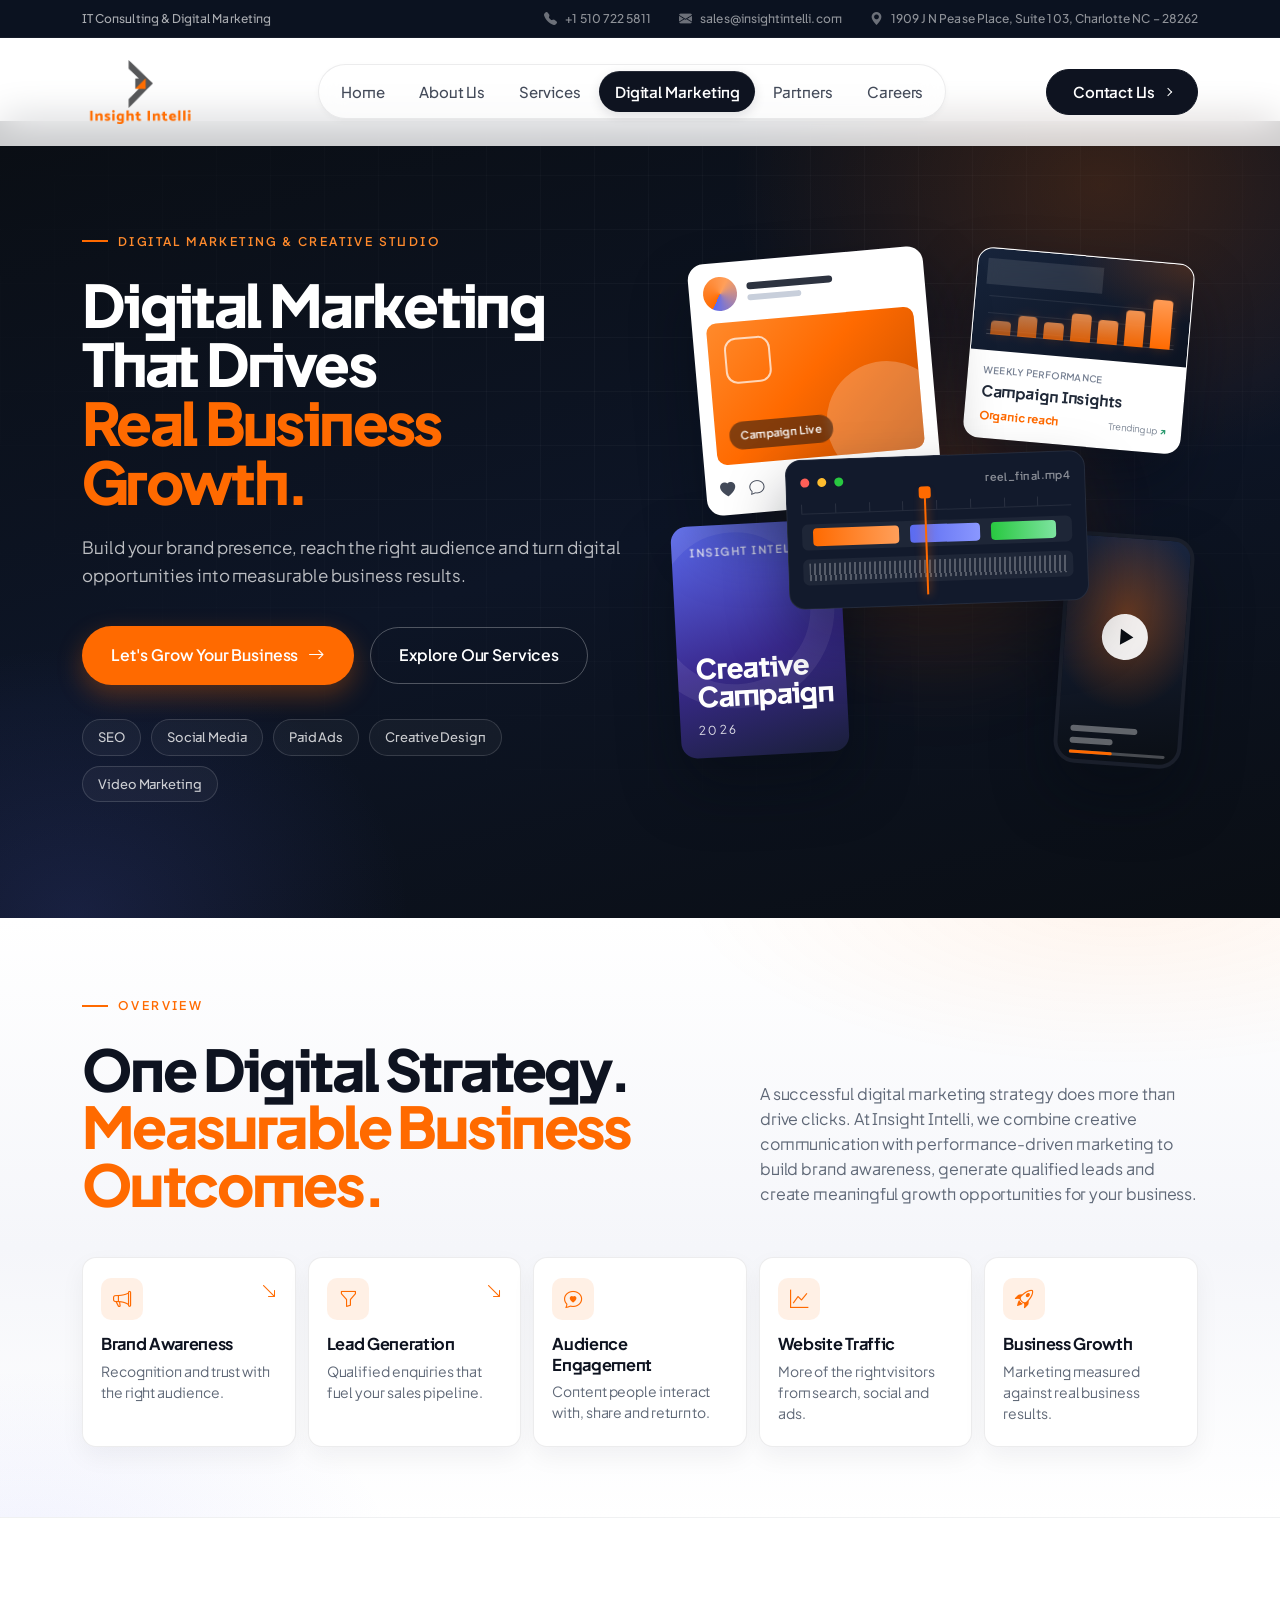
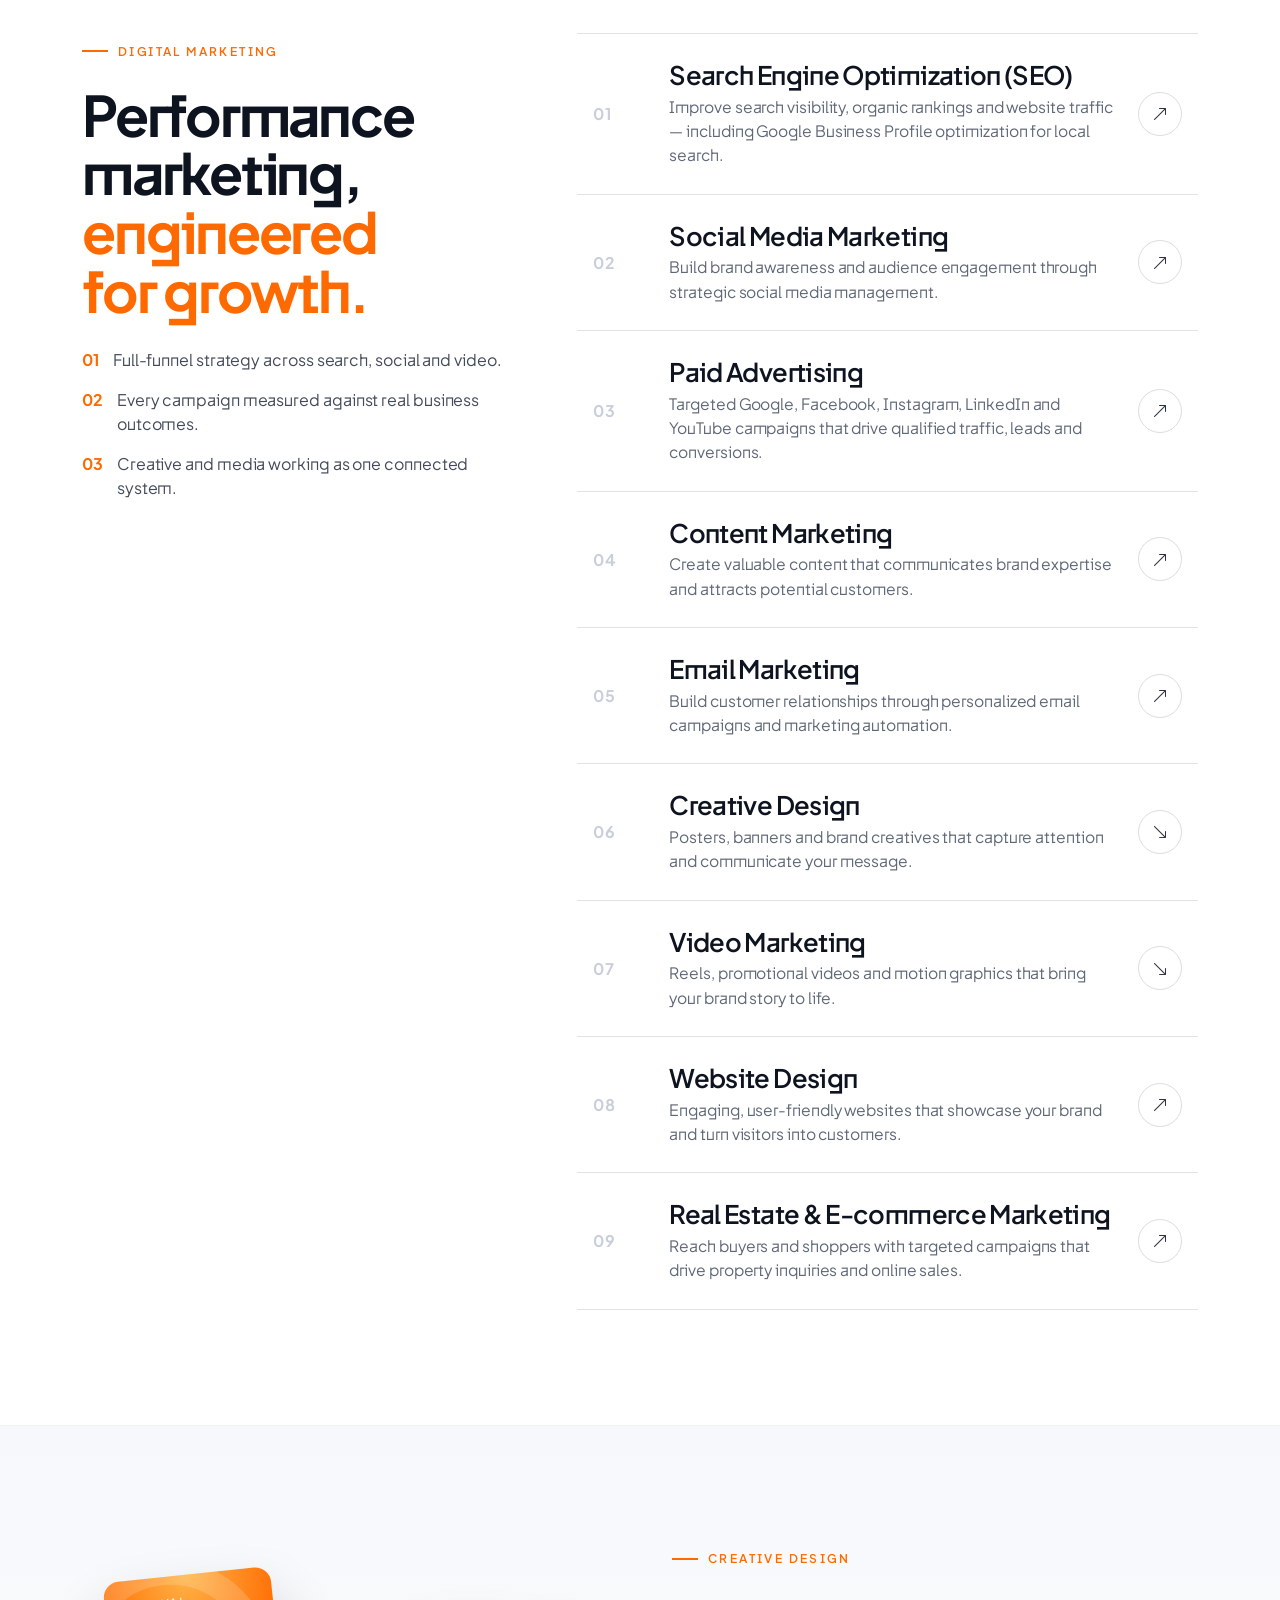
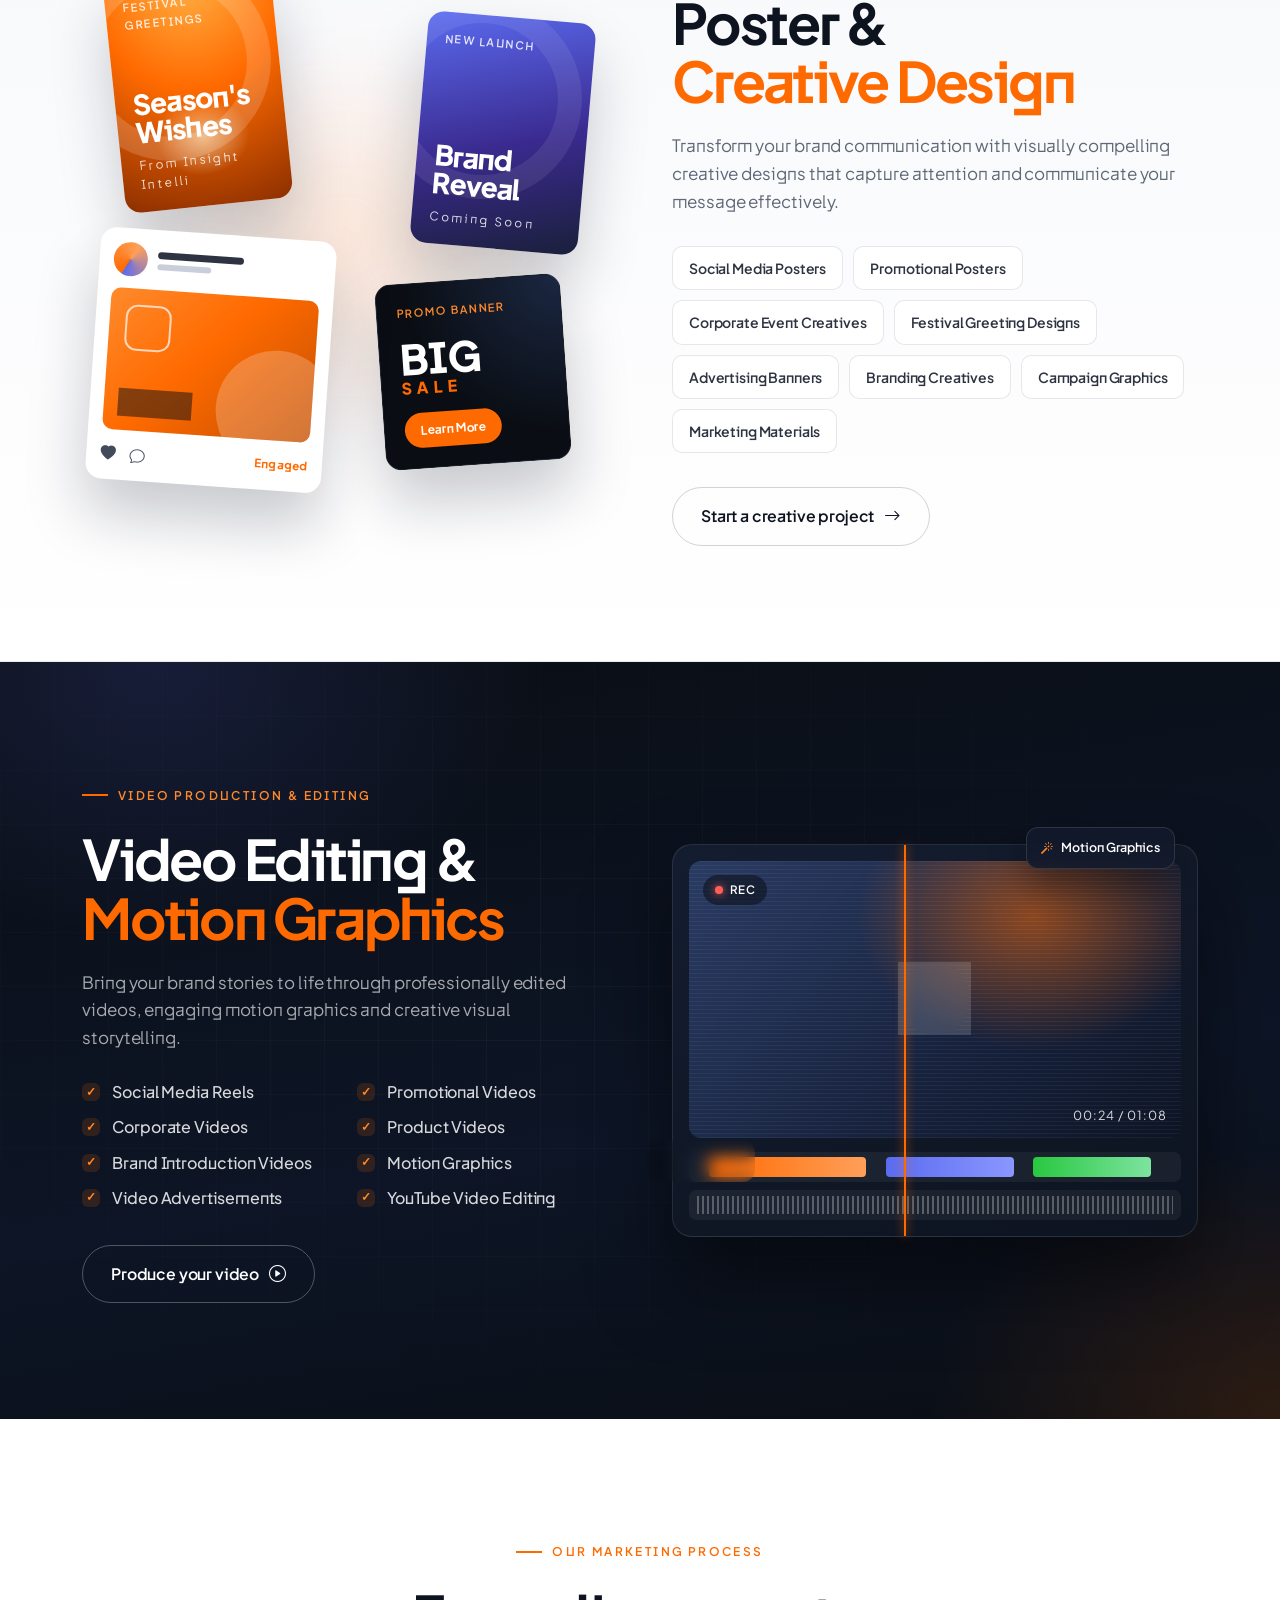
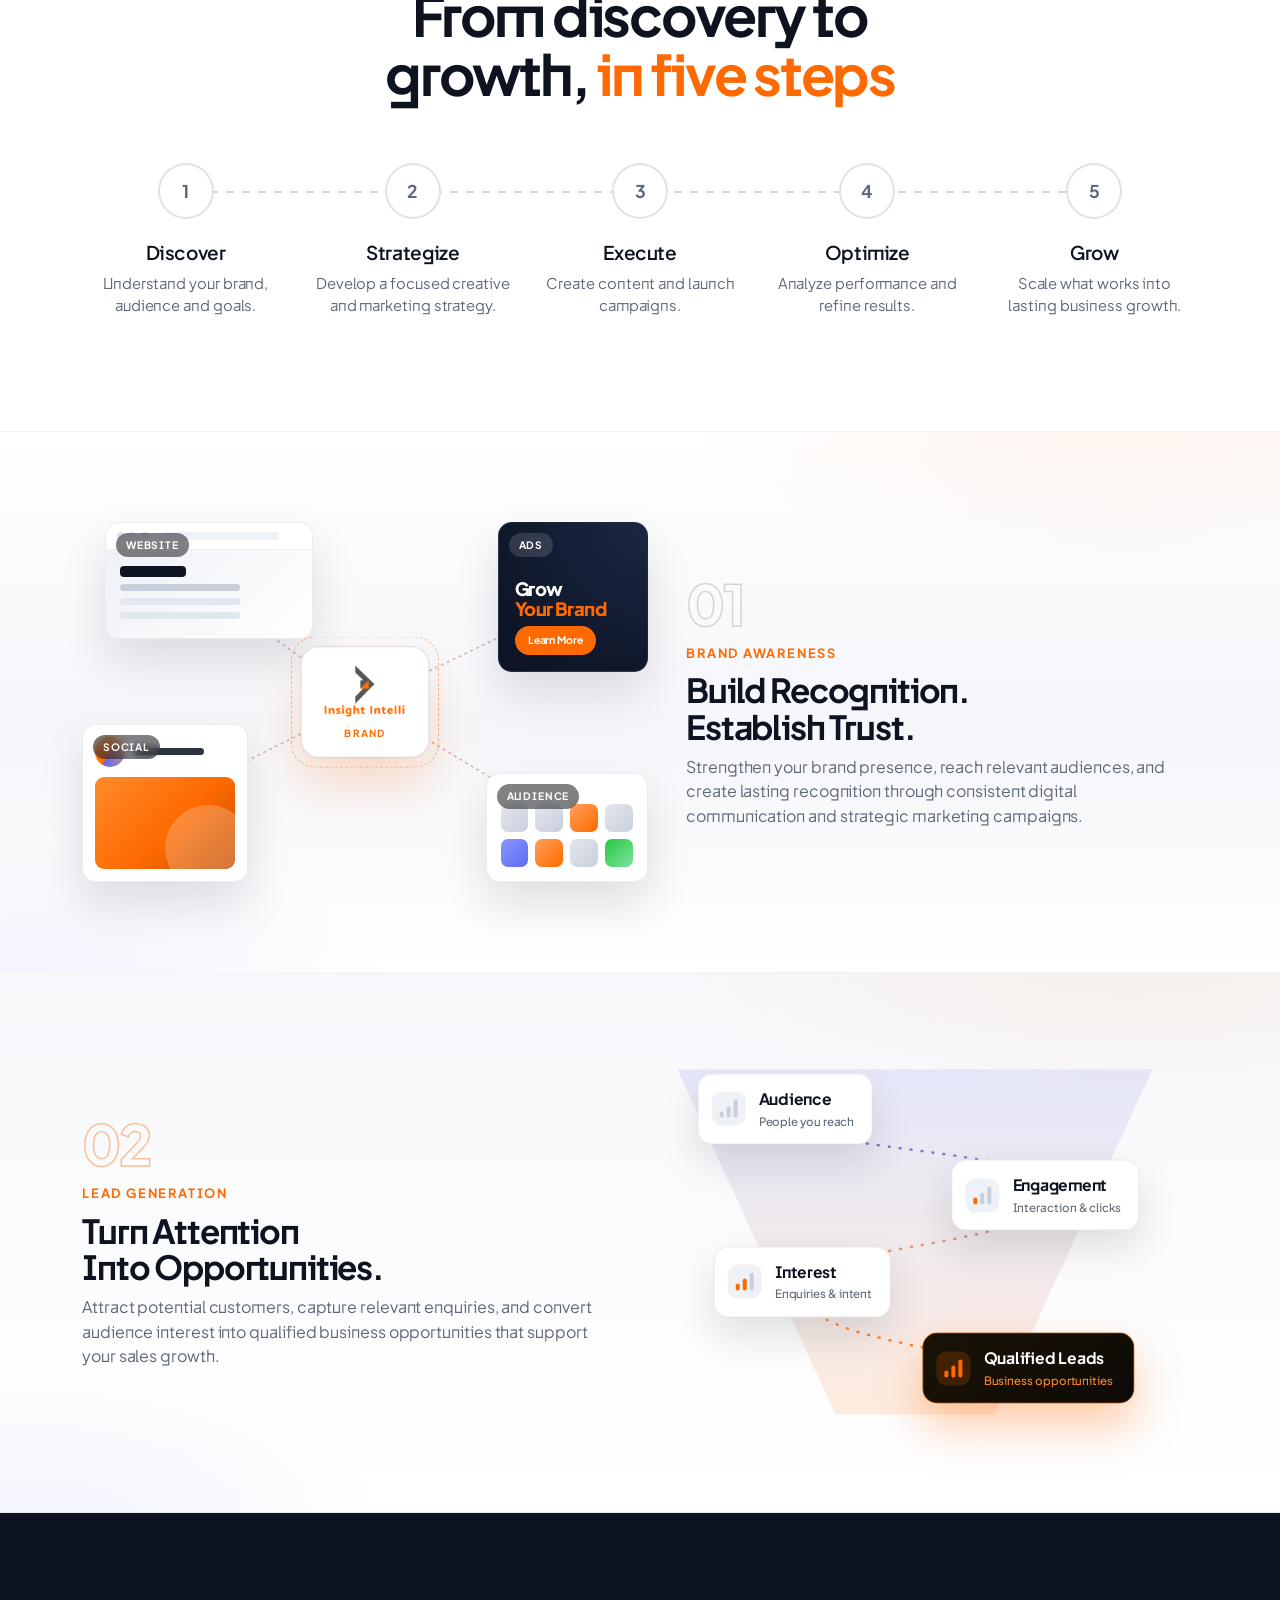
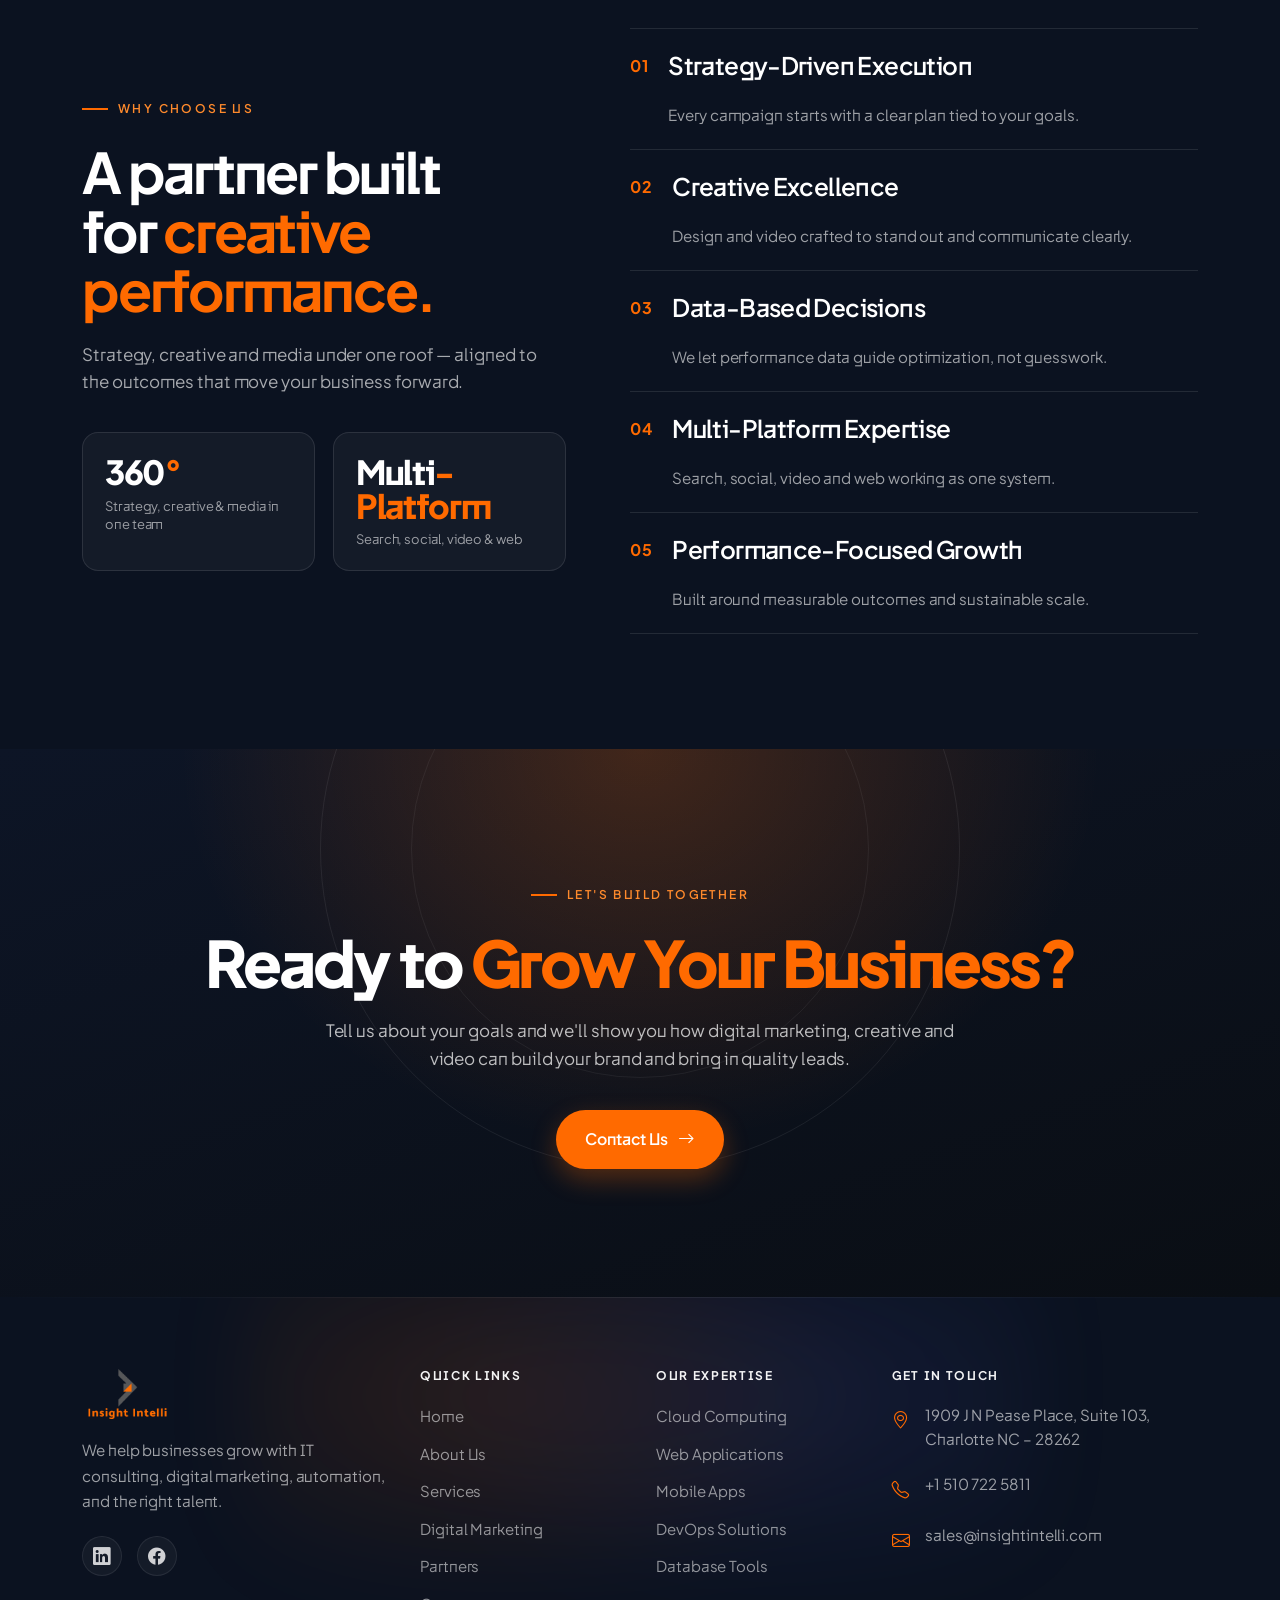
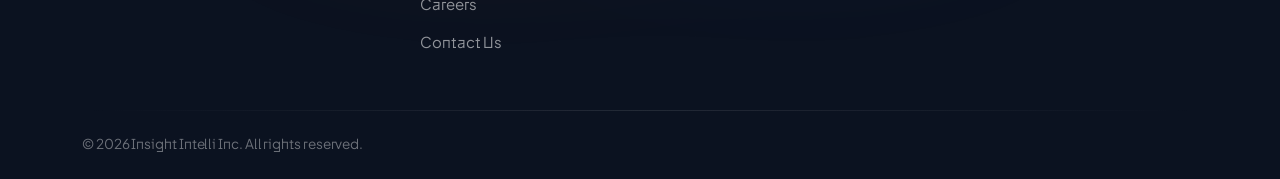
<file: services/digital-marketing.html>
<!doctype html>
<html lang="en">

<head>
  <meta charset="UTF-8" />
  <meta name="viewport" content="width=device-width, initial-scale=1.0" />
  <!-- SEO Meta Tags -->
  <title>Digital Marketing Services | SEO, Social, Paid Ads &amp; Creative | Insight Intelli</title>
  <meta name="description"
    content="Digital marketing that drives real business growth. Insight Intelli builds brand awareness and generates qualified leads with SEO, social media, paid advertising, content, email, creative design, video and website design." />
  <meta name="robots" content="index, follow, max-image-preview:large" />
  <link rel="canonical" href="https://insightintelli.com/services/digital-marketing.html" />

  <!-- Open Graph -->
  <meta property="og:type" content="website" />
  <meta property="og:title" content="Digital Marketing Services | SEO, Social, Paid Ads &amp; Creative | Insight Intelli" />
  <meta property="og:description"
    content="Build your brand presence, reach the right audience and turn digital opportunities into measurable business results with Insight Intelli." />
  <meta property="og:image" content="https://insightintelli.com/images/logo.png" />
  <meta property="og:image:alt" content="Insight Intelli logo" />
  <meta property="og:url" content="https://insightintelli.com/services/digital-marketing.html" />
  <meta property="og:site_name" content="Insight Intelli" />
  <meta property="og:locale" content="en_US" />

  <!-- Twitter Card -->
  <meta name="twitter:card" content="summary_large_image" />
  <meta name="twitter:title" content="Digital Marketing Services | SEO, Social, Paid Ads &amp; Creative | Insight Intelli" />
  <meta name="twitter:description"
    content="Build your brand presence, reach the right audience and turn digital opportunities into measurable business results with Insight Intelli." />
  <meta name="twitter:image" content="https://insightintelli.com/images/logo.png" />
  <meta name="twitter:image:alt" content="Insight Intelli logo" />

  <!-- Additional SEO -->
  <meta name="author" content="Insight Intelli" />
  <meta name="theme-color" content="#ff6a00" />
  <meta name="keywords"
    content="digital marketing, SEO, paid advertising, social media marketing, content marketing, email marketing, creative design, video marketing, website design, lead generation, brand awareness, Insight Intelli" />

  <link rel="preconnect" href="https://fonts.googleapis.com" />
  <link rel="preconnect" href="https://fonts.gstatic.com" crossorigin />
  <link
    href="https://fonts.googleapis.com/css2?family=Plus+Jakarta+Sans:wght@400;500;600;700;800&family=Manrope:wght@400;500;600;700;800&display=swap"
    rel="stylesheet" />
  <link rel="stylesheet" href="https://cdn.jsdelivr.net/npm/bootstrap@5.3.0/dist/css/bootstrap.min.css" />
  <link rel="stylesheet" href="https://cdn.jsdelivr.net/npm/bootstrap-icons@1.11.1/font/bootstrap-icons.css" />
  <link rel="stylesheet" href="../style.css" />
  <link rel="stylesheet" href="../digital-marketing.css" />
  <link rel="icon" href="../images/logo.png" type="image/png" />

  <!-- Schema.org Structured Data -->
  <script type="application/ld+json">
      {
        "@context": "https://schema.org",
        "@type": "Service",
        "serviceType": "Digital Marketing",
        "provider": {
          "@type": "Organization",
          "name": "Insight Intelli",
          "url": "https://insightintelli.com",
          "logo": "https://insightintelli.com/images/logo.png",
          "contactPoint": {
            "@type": "ContactPoint",
            "telephone": "+1-510-722-5811",
            "contactType": "customer service",
            "email": "sales@insightintelli.com"
          }
        },
        "areaServed": ["United States", "India"],
        "description": "SEO, social media marketing, paid advertising, content and email marketing, creative design, video marketing and website design that build brand awareness and generate qualified leads."
      }
    </script>
</head>

<body>
  <a href="#main-content" class="skip-to-content">Skip to main content</a>

  <header class="header" role="banner">
    <!-- TOP INFO BAR -->
    <div class="top-bar">
      <div class="container">
        <div class="top-bar-left">
          IT Consulting &amp; Digital Marketing
        </div>
        <div class="top-bar-right d-none d-md-flex">
          <a href="tel:+15107225811" class="top-bar-link">
            <i class="bi bi-telephone-fill"></i>
            +1 510 722 5811
          </a>
          <a href="mailto:sales@insightintelli.com" class="top-bar-link">
            <i class="bi bi-envelope-fill"></i>
            sales@insightintelli.com
          </a>
          <div class="top-bar-link">
            <i class="bi bi-geo-alt-fill"></i>
            1909 J N Pease Place, Suite 103, Charlotte NC &ndash; 28262
          </div>
        </div>
      </div>
    </div>

    <!-- MAIN NAVBAR -->
    <nav class="navbar navbar-expand-lg modern-navbar">
      <div class="container">
        <a class="navbar-brand" href="../index.html">
          <img src="../images/logo.png" alt="Insight Intelli" />
        </a>

        <button class="navbar-toggler" type="button" data-bs-toggle="collapse" data-bs-target="#navbarNav"
          aria-controls="navbarNav" aria-expanded="false" aria-label="Toggle navigation">
          <span class="toggler-icon"></span>
          <span class="toggler-icon"></span>
          <span class="toggler-icon"></span>
        </button>

        <div class="collapse navbar-collapse" id="navbarNav">
          <ul class="navbar-nav mx-auto">
            <li class="nav-item">
              <a class="nav-link" href="../index.html">Home</a>
            </li>
            <li class="nav-item">
              <a class="nav-link" href="../about.html">About Us</a>
            </li>
            <li class="nav-item">
              <a class="nav-link" href="../services.html">Services</a>
            </li>
            <li class="nav-item">
              <a class="nav-link active" aria-current="page" href="digital-marketing.html">Digital Marketing</a>
            </li>
            <li class="nav-item">
              <a class="nav-link" href="../partners.html">Partners</a>
            </li>
            <li class="nav-item">
              <a class="nav-link" href="../careers.html">Careers</a>
            </li>
          </ul>
          <div class="d-none d-lg-block">
            <a href="../contact.html" class="nav-cta">Contact Us</a>
          </div>
          <!-- Mobile only CTA -->
          <div class="d-lg-none mt-3">
            <a href="../contact.html" class="nav-cta w-100 text-center">Contact Us</a>
          </div>
        </div>
      </div>
    </nav>
  </header>

  <main id="main-content" class="dmx">
    <!-- ========================= 1. HERO ========================= -->
    <section class="dmx-hero" aria-labelledby="dmx-hero-h">
      <span class="dmx-hero-tex" aria-hidden="true"></span>
      <div class="container">
        <div class="dmx-hero-grid">
          <div class="dmx-hero-copy">
            <p class="dmx-eyebrow dmx-eyebrow--light">Digital Marketing &amp; Creative Studio</p>
            <h1 class="dmx-hero-title dmx-hero-title--long" id="dmx-hero-h">
              Digital Marketing That Drives
              <span class="l2">Real Business Growth.</span>
            </h1>
            <p class="dmx-hero-sub">
              Build your brand presence, reach the right audience and turn
              digital opportunities into measurable business results.
            </p>
            <div class="dmx-hero-actions">
              <a href="../contact.html" class="dmx-btn dmx-btn--primary">
                Let's Grow Your Business <i class="bi bi-arrow-right" aria-hidden="true"></i>
              </a>
              <a href="#dmx-services" class="dmx-btn dmx-btn--ghost">Explore Our Services</a>
            </div>
            <ul class="dmx-hero-tags" aria-label="Capabilities">
              <li>SEO</li>
              <li>Social Media</li>
              <li>Paid Ads</li>
              <li>Creative Design</li>
              <li>Video Marketing</li>
            </ul>
          </div>

          <div class="dmx-hero-stage" aria-hidden="true">
            <span class="dmx-hero-glow"></span>

            <figure class="mk mk-post mk-float dmx-stage-post">
              <div class="mk-post-head">
                <span class="mk-ava"></span>
                <span class="mk-handle"><b></b><i></i></span>
              </div>
              <div class="mk-post-media">
                <span class="mk-tag">Campaign Live</span>
              </div>
              <div class="mk-post-foot">
                <i class="bi bi-heart-fill"></i>
                <i class="bi bi-chat"></i>
                <span class="mk-spark">+248% reach</span>
              </div>
            </figure>

            <figure class="mk mk-insights mk-float mk-float--2 dmx-stage-insights">
              <div class="mk-insights-chart" aria-hidden="true">
                <span class="mk-insights-badge">Campaign report</span>
                <span class="mk-insights-bars"><i></i><i></i><i></i><i></i><i></i><i></i><i></i></span>
              </div>
              <figcaption class="mk-insights-info">
                <span class="mk-insights-type">Weekly performance</span>
                <strong class="mk-insights-name">Campaign Insights</strong>
                <span class="mk-insights-summary"><b>Organic reach</b><i>Trending up <span
                      aria-hidden="true">↗</span></i></span>
              </figcaption>
            </figure>

            <figure class="mk mk-poster mk-float mk-float--3 dmx-stage-poster">
              <span class="mk-poster-top">Insight Intelli</span>
              <strong class="mk-poster-title">Creative<br />Campaign</strong>
              <span class="mk-poster-date">2026</span>
            </figure>

            <figure class="mk mk-reel mk-float mk-float--2 dmx-stage-reel">
              <span class="mk-reel-play"></span>
              <span class="mk-reel-bars"><span></span><span></span></span>
              <span class="mk-reel-progress"></span>
            </figure>

            <figure class="mk mk-timeline mk-float dmx-stage-timeline">
              <div class="mk-tl-top">
                <span class="mk-tl-dot"></span>
                <span class="mk-tl-dot"></span>
                <span class="mk-tl-dot"></span>
                <span class="mk-tl-label">reel_final.mp4</span>
              </div>
              <div class="mk-tl-ruler">
                <span></span><span></span><span></span><span></span>
                <span></span><span></span><span></span><span></span>
              </div>
              <div class="mk-tl-track">
                <span class="mk-clip mk-clip--a"></span>
                <span class="mk-clip mk-clip--b"></span>
                <span class="mk-clip mk-clip--c"></span>
              </div>
              <div class="mk-tl-track"><span class="mk-wave"></span></div>
              <div class="mk-tl-playhead"></div>
            </figure>
          </div>
        </div>
      </div>
    </section>

    <!-- ================ 2. OVERVIEW ================ -->
    <section class="dmx-strategy dmx-overview" id="dmx-overview" aria-labelledby="dmx-strat-h">
      <span class="dmx-strategy-tex" aria-hidden="true"></span>
      <div class="container">
        <div class="dmx-strategy-head">
          <div class="dm-reveal">
            <p class="dmx-eyebrow">Overview</p>
            <h2 class="dmx-strategy-title" id="dmx-strat-h">
              One Digital Strategy.<br /><span>Measurable Business Outcomes.</span>
            </h2>
          </div>
          <p class="dmx-strategy-intro dm-reveal" data-delay="1">
            A successful digital marketing strategy does more than drive clicks.
            At Insight Intelli, we combine creative communication with
            performance-driven marketing to build brand awareness, generate
            qualified leads and create meaningful growth opportunities for
            your business.
          </p>
        </div>
        <ul class="dmx-outcomes dm-reveal" data-delay="2" aria-label="Business outcomes we deliver">
          <li>
            <a href="#dmx-brand-awareness" class="dmx-outcome-card">
              <span class="dmx-outcome-icon" aria-hidden="true"><i class="bi bi-megaphone"></i></span>
              <b>Brand Awareness</b>
              <small>Recognition and trust with the right audience.</small>
              <i class="bi bi-arrow-down-right dmx-outcome-go" aria-hidden="true"></i>
            </a>
          </li>
          <li>
            <a href="#dmx-lead-generation" class="dmx-outcome-card">
              <span class="dmx-outcome-icon" aria-hidden="true"><i class="bi bi-funnel"></i></span>
              <b>Lead Generation</b>
              <small>Qualified enquiries that fuel your sales pipeline.</small>
              <i class="bi bi-arrow-down-right dmx-outcome-go" aria-hidden="true"></i>
            </a>
          </li>
          <li>
            <div class="dmx-outcome-card">
              <span class="dmx-outcome-icon" aria-hidden="true"><i class="bi bi-chat-heart"></i></span>
              <b>Audience Engagement</b>
              <small>Content people interact with, share and return to.</small>
            </div>
          </li>
          <li>
            <div class="dmx-outcome-card">
              <span class="dmx-outcome-icon" aria-hidden="true"><i class="bi bi-graph-up"></i></span>
              <b>Website Traffic</b>
              <small>More of the right visitors from search, social and ads.</small>
            </div>
          </li>
          <li>
            <div class="dmx-outcome-card">
              <span class="dmx-outcome-icon" aria-hidden="true"><i class="bi bi-rocket-takeoff"></i></span>
              <b>Business Growth</b>
              <small>Marketing measured against real business results.</small>
            </div>
          </li>
        </ul>
      </div>
    </section>

    <!-- ================ 3. DIGITAL MARKETING SERVICES ================ -->
    <section class="dmx-dms" id="dmx-services" aria-labelledby="dmx-dms-h">
      <div class="container">
        <div class="dmx-dms-grid">
          <aside class="dmx-dms-aside dm-reveal">
            <p class="dmx-eyebrow">Digital Marketing</p>
            <h2 class="dmx-h2" id="dmx-dms-h">
              Performance marketing, <em>engineered for growth.</em>
            </h2>
            <div class="dmx-dms-note">
              <div class="dmx-dms-note-item">
                <b>01</b><span>Full-funnel strategy across search, social and video.</span>
              </div>
              <div class="dmx-dms-note-item">
                <b>02</b><span>Every campaign measured against real business outcomes.</span>
              </div>
              <div class="dmx-dms-note-item">
                <b>03</b><span>Creative and media working as one connected system.</span>
              </div>
            </div>
          </aside>

          <ol class="dmx-list">
            <li class="dmx-row dm-reveal">
              <span class="dmx-row-num">01</span>
              <div class="dmx-row-main">
                <h3 class="dmx-row-title">Search Engine Optimization (SEO)</h3>
                <p class="dmx-row-desc">Improve search visibility, organic rankings and website traffic &mdash; including Google Business Profile optimization for local search.</p>
              </div>
              <span class="dmx-row-arrow"><i class="bi bi-arrow-up-right" aria-hidden="true"></i></span>
            </li>
            <li class="dmx-row dm-reveal">
              <span class="dmx-row-num">02</span>
              <div class="dmx-row-main">
                <h3 class="dmx-row-title">Social Media Marketing</h3>
                <p class="dmx-row-desc">Build brand awareness and audience engagement through strategic social media management.</p>
              </div>
              <span class="dmx-row-arrow"><i class="bi bi-arrow-up-right" aria-hidden="true"></i></span>
            </li>
            <li class="dmx-row dm-reveal">
              <span class="dmx-row-num">03</span>
              <div class="dmx-row-main">
                <h3 class="dmx-row-title">Paid Advertising</h3>
                <p class="dmx-row-desc">Targeted Google, Facebook, Instagram, LinkedIn and YouTube campaigns that drive qualified traffic, leads and conversions.</p>
              </div>
              <span class="dmx-row-arrow"><i class="bi bi-arrow-up-right" aria-hidden="true"></i></span>
            </li>
            <li class="dmx-row dm-reveal">
              <span class="dmx-row-num">04</span>
              <div class="dmx-row-main">
                <h3 class="dmx-row-title">Content Marketing</h3>
                <p class="dmx-row-desc">Create valuable content that communicates brand expertise and attracts potential customers.</p>
              </div>
              <span class="dmx-row-arrow"><i class="bi bi-arrow-up-right" aria-hidden="true"></i></span>
            </li>
            <li class="dmx-row dm-reveal">
              <span class="dmx-row-num">05</span>
              <div class="dmx-row-main">
                <h3 class="dmx-row-title">Email Marketing</h3>
                <p class="dmx-row-desc">Build customer relationships through personalized email campaigns and marketing automation.</p>
              </div>
              <span class="dmx-row-arrow"><i class="bi bi-arrow-up-right" aria-hidden="true"></i></span>
            </li>
            <li class="dmx-row dm-reveal">
              <span class="dmx-row-num">06</span>
              <div class="dmx-row-main">
                <h3 class="dmx-row-title">Creative Design</h3>
                <p class="dmx-row-desc">Posters, banners and brand creatives that capture attention and communicate your message.</p>
              </div>
              <a href="#dmx-creative" class="dmx-row-arrow" aria-label="See Creative Design details"><i class="bi bi-arrow-down-right" aria-hidden="true"></i></a>
            </li>
            <li class="dmx-row dm-reveal">
              <span class="dmx-row-num">07</span>
              <div class="dmx-row-main">
                <h3 class="dmx-row-title">Video Marketing</h3>
                <p class="dmx-row-desc">Reels, promotional videos and motion graphics that bring your brand story to life.</p>
              </div>
              <a href="#dmx-video" class="dmx-row-arrow" aria-label="See Video Marketing details"><i class="bi bi-arrow-down-right" aria-hidden="true"></i></a>
            </li>
            <li class="dmx-row dm-reveal">
              <span class="dmx-row-num">08</span>
              <div class="dmx-row-main">
                <h3 class="dmx-row-title">Website Design</h3>
                <p class="dmx-row-desc">Engaging, user-friendly websites that showcase your brand and turn visitors into customers.</p>
              </div>
              <span class="dmx-row-arrow"><i class="bi bi-arrow-up-right" aria-hidden="true"></i></span>
            </li>
            <li class="dmx-row dm-reveal">
              <span class="dmx-row-num">09</span>
              <div class="dmx-row-main">
                <h3 class="dmx-row-title">Real Estate &amp; E-commerce Marketing</h3>
                <p class="dmx-row-desc">Reach buyers and shoppers with targeted campaigns that drive property inquiries and online sales.</p>
              </div>
              <span class="dmx-row-arrow"><i class="bi bi-arrow-up-right" aria-hidden="true"></i></span>
            </li>
          </ol>
        </div>
      </div>
    </section>

    <!-- ---------------- 3a. Creative Design (part of Services) ---------------- -->
    <section class="dmx-creative" id="dmx-creative" aria-labelledby="dmx-creative-h">
      <div class="container">
        <div class="dmx-split">
          <div class="dmx-split-visual dm-reveal">
            <div class="dmx-collage">
              <span class="dmx-collage-glow"></span>

              <figure class="mk mk-poster mk-fest mk-float dmx-collage-fest">
                <span class="mk-poster-glow"></span>
                <span class="mk-poster-top">Festival Greetings</span>
                <strong class="mk-poster-title">Season's<br />Wishes</strong>
                <span class="mk-poster-date">From Insight Intelli</span>
              </figure>

              <figure class="mk mk-poster mk-float mk-float--3 dmx-collage-poster">
                <span class="mk-poster-top">New Launch</span>
                <strong class="mk-poster-title">Brand<br />Reveal</strong>
                <span class="mk-poster-date">Coming Soon</span>
              </figure>

              <figure class="mk mk-post mk-float mk-float--2 dmx-collage-post">
                <div class="mk-post-head">
                  <span class="mk-ava"></span>
                  <span class="mk-handle"><b></b><i></i></span>
                </div>
                <div class="mk-post-media">
                  <span class="mk-tag">New Post</span>
                </div>
                <div class="mk-post-foot">
                  <i class="bi bi-heart-fill"></i>
                  <i class="bi bi-chat"></i>
                  <span class="mk-spark">Engaged</span>
                </div>
              </figure>

              <figure class="mk mk-ad mk-float dmx-collage-ad">
                <span class="mk-ad-kicker">Promo Banner</span>
                <strong class="mk-ad-head">BIG<span>SALE</span></strong>
                <span class="mk-ad-btn">Learn More</span>
              </figure>
            </div>
          </div>

          <div class="dmx-split-content dm-reveal" data-delay="1">
            <p class="dmx-eyebrow">Creative Design</p>
            <h2 class="dmx-h2" id="dmx-creative-h">Poster &amp; <em>Creative Design</em></h2>
            <p class="dmx-lead">
              Transform your brand communication with visually compelling creative
              designs that capture attention and communicate your message
              effectively.
            </p>
            <ul class="dmx-chiplist">
              <li>Social Media Posters</li>
              <li>Promotional Posters</li>
              <li>Corporate Event Creatives</li>
              <li>Festival Greeting Designs</li>
              <li>Advertising Banners</li>
              <li>Branding Creatives</li>
              <li>Campaign Graphics</li>
              <li>Marketing Materials</li>
            </ul>
            <a href="../contact.html" class="dmx-btn dmx-btn--ghost-dark">
              Start a creative project <i class="bi bi-arrow-right" aria-hidden="true"></i>
            </a>
          </div>
        </div>
      </div>
    </section>

    <!-- ---------------- 3b. Video Production & Editing (part of Services) ---------------- -->
    <section class="dmx-video" id="dmx-video" aria-labelledby="dmx-video-h">
      <span class="dmx-video-tex" aria-hidden="true"></span>
      <div class="container">
        <div class="dmx-split">
          <div class="dmx-split-content dm-reveal">
            <p class="dmx-eyebrow dmx-eyebrow--light">Video Production &amp; Editing</p>
            <h2 class="dmx-h2 dmx-h2--light" id="dmx-video-h">Video Editing &amp; <em>Motion Graphics</em></h2>
            <p class="dmx-lead dmx-lead--light">
              Bring your brand stories to life through professionally edited videos,
              engaging motion graphics and creative visual storytelling.
            </p>
            <ul class="dmx-check dmx-check--dark">
              <li>Social Media Reels</li>
              <li>Promotional Videos</li>
              <li>Corporate Videos</li>
              <li>Product Videos</li>
              <li>Brand Introduction Videos</li>
              <li>Motion Graphics</li>
              <li>Video Advertisements</li>
              <li>YouTube Video Editing</li>
            </ul>
            <a href="../contact.html" class="dmx-btn dmx-btn--ghost">
              Produce your video <i class="bi bi-play-circle" aria-hidden="true"></i>
            </a>
          </div>

          <div class="dmx-split-visual dm-reveal" data-delay="1">
            <div class="dmx-editor">
              <div class="dmx-motion-chip dmx-chip-1">
                <i class="bi bi-magic" aria-hidden="true"></i> Motion Graphics
              </div>
              <div class="dmx-motion-chip dmx-chip-2">
                <i class="bi bi-film" aria-hidden="true"></i> 4K Export
              </div>
              <div class="dmx-editor-screen">
                <span class="dmx-editor-badge"><span class="rec"></span> REC</span>
                <span class="dmx-editor-play"></span>
                <span class="dmx-editor-time">00:24 / 01:08</span>
              </div>
              <div class="dmx-editor-tl">
                <div class="dmx-editor-rail">
                  <span class="mk-clip mk-clip--a"></span>
                  <span class="mk-clip mk-clip--b"></span>
                  <span class="mk-clip mk-clip--c"></span>
                </div>
                <div class="dmx-editor-rail"><span class="mk-wave"></span></div>
                <div class="dmx-editor-ph"></div>
              </div>
            </div>
          </div>
        </div>
      </div>
    </section>

    <!-- ================ 4. MARKETING PROCESS ================ -->
    <section class="dmx-process" id="dmx-process" aria-labelledby="dmx-process-h">
      <div class="container">
        <div class="dmx-process-head dm-reveal">
          <p class="dmx-eyebrow">Our Marketing Process</p>
          <h2 class="dmx-h2" id="dmx-process-h">From discovery to growth, <em>in five steps</em></h2>
        </div>
        <div class="dmx-steps">
          <div class="dmx-step dm-reveal">
            <div class="dmx-step-node">1</div>
            <h3 class="dmx-step-title">Discover</h3>
            <p class="dmx-step-desc">Understand your brand, audience and goals.</p>
          </div>
          <div class="dmx-step dm-reveal" data-delay="1">
            <div class="dmx-step-node">2</div>
            <h3 class="dmx-step-title">Strategize</h3>
            <p class="dmx-step-desc">Develop a focused creative and marketing strategy.</p>
          </div>
          <div class="dmx-step dm-reveal" data-delay="2">
            <div class="dmx-step-node">3</div>
            <h3 class="dmx-step-title">Execute</h3>
            <p class="dmx-step-desc">Create content and launch campaigns.</p>
          </div>
          <div class="dmx-step dm-reveal" data-delay="3">
            <div class="dmx-step-node">4</div>
            <h3 class="dmx-step-title">Optimize</h3>
            <p class="dmx-step-desc">Analyze performance and refine results.</p>
          </div>
          <div class="dmx-step dm-reveal" data-delay="4">
            <div class="dmx-step-node">5</div>
            <h3 class="dmx-step-title">Grow</h3>
            <p class="dmx-step-desc">Scale what works into lasting business growth.</p>
          </div>
        </div>
      </div>
    </section>

    <!-- ================ 5. BRAND AWARENESS ================ -->
    <section class="dmx-strategy dmx-outcome" id="dmx-brand-awareness" aria-labelledby="dmx-ba-h">
      <span class="dmx-strategy-tex" aria-hidden="true"></span>
      <div class="container">
        <div class="dmx-strategy-flow">
          <article class="dmx-strat-row dm-reveal">
            <div class="dmx-strat-visual">
              <div class="dmx-touch" aria-hidden="true">
                <svg class="dmx-touch-net" viewBox="0 0 100 100" preserveAspectRatio="none">
                  <defs>
                    <linearGradient id="tnGrad" x1="0" y1="0" x2="1" y2="1">
                      <stop offset="0" stop-color="#ff6a00" stop-opacity="0.7" />
                      <stop offset="1" stop-color="#5b6bf0" stop-opacity="0.3" />
                    </linearGradient>
                  </defs>
                  <path d="M50,50 L20,17" />
                  <path d="M50,50 L13,79" />
                  <path d="M50,50 L87,22" />
                  <path d="M50,50 L86,84" />
                </svg>

                <div class="dmx-touch-core">
                  <img src="../images/logo.png" alt="" />
                  <b>Brand</b>
                </div>

                <div class="dmx-tp dmx-tp-web">
                  <span class="dmx-tp-label">Website</span>
                  <div class="tp-web-bar"><span></span><span></span><span></span><b></b></div>
                  <div class="tp-web-body"></div>
                </div>

                <div class="dmx-tp dmx-tp-social">
                  <span class="dmx-tp-label">Social</span>
                  <div class="tp-soc-head"><span class="tp-soc-ava"></span><b></b></div>
                  <div class="tp-soc-media"></div>
                </div>

                <div class="dmx-tp dmx-tp-ad">
                  <span class="dmx-tp-label">Ads</span>
                  <div class="tp-ad-head">Grow<br /><span>Your Brand</span></div>
                  <span class="tp-ad-btn">Learn More</span>
                </div>

                <div class="dmx-tp dmx-tp-aud">
                  <span class="dmx-tp-label">Audience</span>
                  <div class="tp-aud-grid">
                    <span></span><span></span><span></span><span></span>
                    <span></span><span></span><span></span><span></span>
                  </div>
                </div>
              </div>
            </div>

            <div class="dmx-strat-text">
              <span class="dmx-strat-no">01</span>
              <span class="dmx-strat-kicker">Brand Awareness</span>
              <h2 class="dmx-strat-h3" id="dmx-ba-h">Build Recognition.<br />Establish Trust.</h2>
              <p class="dmx-strat-desc">
                Strengthen your brand presence, reach relevant audiences, and
                create lasting recognition through consistent digital
                communication and strategic marketing campaigns.
              </p>
            </div>
          </article>
        </div>
      </div>
    </section>

    <!-- ================ 6. LEAD GENERATION ================ -->
    <section class="dmx-strategy dmx-outcome dmx-outcome--alt" id="dmx-lead-generation" aria-labelledby="dmx-lg-h">
      <span class="dmx-strategy-tex" aria-hidden="true"></span>
      <div class="container">
        <div class="dmx-strategy-flow">
          <article class="dmx-strat-row dmx-strat-row--rev dm-reveal">
            <div class="dmx-strat-visual">
              <div class="dmx-pipe" aria-hidden="true">
                <svg class="dmx-pipe-svg" viewBox="0 0 100 100" preserveAspectRatio="none">
                  <defs>
                    <linearGradient id="pipeGrad" x1="0" y1="0" x2="0" y2="1">
                      <stop offset="0" stop-color="#5b6bf0" />
                      <stop offset="0.6" stop-color="#ff9f5a" />
                      <stop offset="1" stop-color="#ff6a00" />
                    </linearGradient>
                    <linearGradient id="funGrad" x1="0" y1="0" x2="0" y2="1">
                      <stop offset="0" stop-color="#5b6bf0" />
                      <stop offset="1" stop-color="#ff6a00" />
                    </linearGradient>
                  </defs>
                  <polygon class="funnel" points="8,2 92,2 64,98 36,98" />
                  <path class="flow" d="M26,13 C26,26 74,23 74,36 C74,52 30,50 30,63 C30,80 68,78 68,91" />
                </svg>

                <div class="dmx-pipe-node dmx-pipe-node--1">
                  <span class="dmx-pipe-motif"><i></i><i></i><i></i></span>
                  <span><b>Audience</b><small>People you reach</small></span>
                </div>
                <div class="dmx-pipe-node dmx-pipe-node--2">
                  <span class="dmx-pipe-motif"><i></i><i></i><i></i></span>
                  <span><b>Engagement</b><small>Interaction &amp; clicks</small></span>
                </div>
                <div class="dmx-pipe-node dmx-pipe-node--3">
                  <span class="dmx-pipe-motif"><i></i><i></i><i></i></span>
                  <span><b>Interest</b><small>Enquiries &amp; intent</small></span>
                </div>
                <div class="dmx-pipe-node dmx-pipe-node--lead">
                  <span class="dmx-pipe-motif"><i></i><i></i><i></i></span>
                  <span><b>Qualified Leads</b><small>Business opportunities</small></span>
                </div>
              </div>
            </div>

            <div class="dmx-strat-text">
              <span class="dmx-strat-no">02</span>
              <span class="dmx-strat-kicker">Lead Generation</span>
              <h2 class="dmx-strat-h3" id="dmx-lg-h">Turn Attention Into Opportunities.</h2>
              <p class="dmx-strat-desc">
                Attract potential customers, capture relevant enquiries, and
                convert audience interest into qualified business opportunities
                that support your sales growth.
              </p>
            </div>
          </article>
        </div>
      </div>
    </section>

    <!-- ================ 7. WHY CHOOSE US ================ -->
    <section class="dmx-why" id="dmx-why" aria-labelledby="dmx-why-h">
      <div class="container">
        <div class="dmx-why-grid">
          <div class="dm-reveal">
            <p class="dmx-eyebrow dmx-eyebrow--light">Why Choose Us</p>
            <h2 class="dmx-h2 dmx-h2--light" id="dmx-why-h">
              A partner built for <em>creative performance.</em>
            </h2>
            <p class="dmx-lead dmx-lead--light">
              Strategy, creative and media under one roof &mdash; aligned to the
              outcomes that move your business forward.
            </p>
            <div class="dmx-why-figure">
              <div class="dmx-why-stat">
                <b>360<span>&deg;</span></b>
                <small>Strategy, creative &amp; media in one team</small>
              </div>
              <div class="dmx-why-stat">
                <b>Multi<span>-Platform</span></b>
                <small>Search, social, video &amp; web</small>
              </div>
            </div>
          </div>

          <ol class="dmx-why-list dm-reveal" data-delay="1">
            <li class="dmx-why-item">
              <h3>Strategy-Driven Execution</h3>
              <p>Every campaign starts with a clear plan tied to your goals.</p>
            </li>
            <li class="dmx-why-item">
              <h3>Creative Excellence</h3>
              <p>Design and video crafted to stand out and communicate clearly.</p>
            </li>
            <li class="dmx-why-item">
              <h3>Data-Based Decisions</h3>
              <p>We let performance data guide optimization, not guesswork.</p>
            </li>
            <li class="dmx-why-item">
              <h3>Multi-Platform Expertise</h3>
              <p>Search, social, video and web working as one system.</p>
            </li>
            <li class="dmx-why-item">
              <h3>Performance-Focused Growth</h3>
              <p>Built around measurable outcomes and sustainable scale.</p>
            </li>
          </ol>
        </div>
      </div>
    </section>

    <!-- ================ 8. CONTACT CTA ================ -->
    <section class="dmx-cta" aria-labelledby="dmx-cta-h">
      <span class="dmx-cta-ring" aria-hidden="true"></span>
      <div class="container">
        <p class="dmx-eyebrow dmx-eyebrow--light">Let's Build Together</p>
        <h2 class="dmx-cta-title" id="dmx-cta-h">
          Ready to <em>Grow Your Business?</em>
        </h2>
        <p class="dmx-cta-sub">
          Tell us about your goals and we'll show you how digital marketing,
          creative and video can build your brand and bring in quality leads.
        </p>
        <a href="../contact.html" class="dmx-btn dmx-btn--primary">
          Contact Us <i class="bi bi-arrow-right" aria-hidden="true"></i>
        </a>
      </div>
    </section>
  </main>

  <footer class="site-footer" role="contentinfo">
    <div class="container">
      <div class="footer-grid">
        <div class="footer-column">
          <a href="../index.html" class="footer-logo" aria-label="Insight Intelli Home">
            <img src="../images/logo.png" alt="Insight Intelli" width="200" height="60" />
          </a>
          <p class="footer-brand-text">
            We help businesses grow with IT consulting, digital marketing,
            automation, and the right talent.
          </p>
          <div class="footer-social">
            <a href="https://www.linkedin.com/company/insightintelli-inc./" target="_blank" rel="noopener"
              aria-label="LinkedIn"><i class="bi bi-linkedin"></i></a>
            <a href="https://www.facebook.com/insightintelli/" target="_blank" rel="noopener" aria-label="Facebook"><i
                class="bi bi-facebook"></i></a>
          </div>
        </div>

        <div class="footer-column">
          <h3 class="footer-heading">Quick Links</h3>
          <ul class="footer-links">
            <li><a href="../index.html">Home</a></li>
            <li><a href="../about.html">About Us</a></li>
            <li><a href="../services.html">Services</a></li>
            <li><a href="digital-marketing.html">Digital Marketing</a></li>
            <li><a href="../partners.html">Partners</a></li>
            <li><a href="../careers.html">Careers</a></li>
            <li><a href="../contact.html">Contact Us</a></li>
          </ul>
        </div>

        <div class="footer-column">
          <h3 class="footer-heading">Our Expertise</h3>
          <ul class="footer-links expertise-links">
            <li><a href="../about.html#expertise">Cloud Computing</a></li>
            <li><a href="../about.html#expertise">Web Applications</a></li>
            <li><a href="../about.html#expertise">Mobile Apps</a></li>
            <li><a href="../about.html#expertise">DevOps Solutions</a></li>
            <li><a href="../about.html#expertise">Database Tools</a></li>
          </ul>
        </div>

        <div class="footer-column">
          <h3 class="footer-heading">Get in Touch</h3>
          <div class="footer-contact-info">
            <div class="footer-contact-item">
              <i class="bi bi-geo-alt" aria-hidden="true"></i>
              <span>1909 J N Pease Place, Suite 103, Charlotte NC &ndash; 28262</span>
            </div>
            <div class="footer-contact-item">
              <i class="bi bi-telephone" aria-hidden="true"></i>
              <a href="tel:+15107225811">+1 510 722 5811</a>
            </div>
            <div class="footer-contact-item">
              <i class="bi bi-envelope" aria-hidden="true"></i>
              <a href="mailto:sales@insightintelli.com">sales@insightintelli.com</a>
            </div>
          </div>
        </div>
      </div>

      <div class="footer-bottom">
        <div class="footer-separator"></div>
        <div class="footer-copyright-wrapper">
          <p>&copy; 2026 Insight Intelli Inc. All rights reserved.</p>
        </div>
      </div>
    </div>
  </footer>

  <button id="scrollToTop" class="scroll-to-top" aria-label="Scroll to top">
    <i class="bi bi-arrow-up" aria-hidden="true"></i>
  </button>

  <!-- Bootstrap JS -->
  <script src="https://cdn.jsdelivr.net/npm/bootstrap@5.3.0/dist/js/bootstrap.bundle.min.js"></script>
  <script>
    // ========== HEADER SCROLL EFFECT ==========
    const header = document.querySelector(".header");
    window.addEventListener(
      "scroll",
      function () {
        header.classList.toggle("scrolled", window.scrollY > 50);
      },
      { passive: true },
    );

    // ========== SCROLL REVEAL ==========
    const scrollObserver = new IntersectionObserver(
      function (entries) {
        entries.forEach(function (entry) {
          if (entry.isIntersecting) {
            entry.target.classList.add("scroll-animate");
            scrollObserver.unobserve(entry.target);
          }
        });
      },
      { threshold: 0.12, rootMargin: "0px 0px -60px 0px" },
    );
    document
      .querySelectorAll(".dm-reveal")
      .forEach(function (el) {
        scrollObserver.observe(el);
      });

    // ========== SMOOTH SCROLL FOR ANCHOR LINKS ==========
    document.querySelectorAll('a[href^="#"]').forEach(function (anchor) {
      anchor.addEventListener("click", function (e) {
        const href = this.getAttribute("href");
        if (href === "#") return;
        const target = document.querySelector(href);
        if (target) {
          e.preventDefault();
          target.scrollIntoView({ behavior: "smooth", block: "start" });
        }
      });
    });

    // ========== MOBILE MENU — auto-close on normal link click ==========
    document
      .querySelectorAll(".navbar-nav .nav-link")
      .forEach(function (link) {
        link.addEventListener("click", function () {
          const navbarCollapse = document.getElementById("navbarNav");
          if (navbarCollapse && navbarCollapse.classList.contains("show")) {
            new bootstrap.Collapse(navbarCollapse, { toggle: false }).hide();
          }
        });
      });

    // ========== SCROLL TO TOP ==========
    const scrollTopBtn = document.getElementById("scrollToTop");
    window.addEventListener(
      "scroll",
      function () {
        scrollTopBtn.classList.toggle("visible", window.scrollY > 400);
      },
      { passive: true },
    );
    scrollTopBtn.addEventListener("click", function () {
      window.scrollTo({ top: 0, behavior: "smooth" });
    });
  </script>
</body>

</html>
</file>
<file: style.css>
/* ============================================================
   INSIGHT INTELLI — Main Stylesheet
   Rewritten: March 2026 · Mobile-first · Design Tokens
   ============================================================ */

/* ========== 1. DESIGN TOKENS ========== */

:root {
  /* Brand colors — refined warm signature with deeper extremes */
  --color-brand: #ff6a00;
  --color-brand-light: #ff8a2c;
  --color-brand-dark: #c44f00;
  --color-brand-deep: #7a2e00;
  --color-brand-alpha-10: rgba(255, 106, 0, 0.1);
  --color-brand-alpha-15: rgba(255, 106, 0, 0.15);
  --color-brand-alpha-20: rgba(255, 106, 0, 0.2);
  --color-brand-alpha-30: rgba(255, 106, 0, 0.3);
  --color-brand-alpha-50: rgba(255, 106, 0, 0.5);

  /* Accent (used sparingly for "AI" depth) */
  --color-accent: #5b6bf0;
  --color-accent-soft: rgba(91, 107, 240, 0.08);

  /* Neutral palette — cooler, more refined Tailwind-grade slate */
  --color-white: #ffffff;
  --color-black: #0a0e14;
  --color-ink: #0b1220;
  --color-gray-50: #f7f8fb;
  --color-gray-100: #eef1f6;
  --color-gray-200: #e2e6ee;
  --color-gray-300: #c8cfdb;
  --color-gray-400: #8a93a6;
  --color-gray-500: #5f6877;
  --color-gray-600: #434a59;
  --color-gray-700: #2d3340;
  --color-gray-800: #1a1f2b;
  --color-gray-900: #0e1320;

  /* Hero dark */
  --color-hero-bg: #0a0e14;
  --color-hero-mid: #14233f;

  /* Typography — premium humanist sans stack */
  --font-family:
    "Plus Jakarta Sans", "Manrope", "Inter", -apple-system, BlinkMacSystemFont,
    "Segoe UI", Roboto, "Helvetica Neue", Arial, sans-serif;
  --font-family-display:
    "Plus Jakarta Sans", "Manrope", "Inter", -apple-system, BlinkMacSystemFont,
    "Segoe UI", Roboto, sans-serif;

  /* Type scale — tighter, more deliberate */
  --font-size-xs: 0.75rem;
  --font-size-sm: 0.875rem;
  --font-size-base: 1rem;
  --font-size-md: 1.0625rem;
  --font-size-lg: 1.1875rem;
  --font-size-xl: 1.375rem;
  --font-size-2xl: 1.625rem;
  --font-size-3xl: 2.25rem;
  --font-size-4xl: 3.5rem;
  --font-size-5xl: 4.5rem;

  /* Tracking */
  --tracking-tight: -0.02em;
  --tracking-tighter: -0.035em;
  --tracking-display: -0.04em;
  --tracking-wide: 0.08em;
  --tracking-eyebrow: 0.14em;

  /* Spacing scale */
  --space-xs: 4px;
  --space-sm: 8px;
  --space-md: 16px;
  --space-lg: 24px;
  --space-xl: 32px;
  --space-2xl: 48px;
  --space-3xl: 48px;
  --space-4xl: 64px;
  --space-5xl: 88px;

  /* Borders & Radius — slightly softer */
  --radius-sm: 8px;
  --radius-md: 14px;
  --radius-lg: 20px;
  --radius-xl: 28px;
  --radius-full: 999px;
  --border-light: 1px solid rgba(14, 19, 32, 0.06);
  --border-subtle: 1px solid rgba(14, 19, 32, 0.04);

  /* Shadow scale — layered, premium, low-saturation */
  --shadow-xs: 0 1px 2px rgba(14, 19, 32, 0.04);
  --shadow-sm: 0 2px 8px rgba(14, 19, 32, 0.04), 0 1px 2px rgba(14, 19, 32, 0.03);
  --shadow-md: 0 8px 24px rgba(14, 19, 32, 0.06), 0 2px 6px rgba(14, 19, 32, 0.04);
  --shadow-lg: 0 18px 48px rgba(14, 19, 32, 0.10), 0 4px 12px rgba(14, 19, 32, 0.05);
  --shadow-xl: 0 32px 80px rgba(14, 19, 32, 0.16), 0 8px 20px rgba(14, 19, 32, 0.06);
  --shadow-brand: 0 12px 28px rgba(255, 106, 0, 0.28), 0 4px 10px rgba(255, 106, 0, 0.18);
  --shadow-brand-lg: 0 20px 48px rgba(255, 106, 0, 0.32), 0 6px 14px rgba(255, 106, 0, 0.20);

  /* Glassmorphism */
  --glass-bg: rgba(255, 255, 255, 0.65);
  --glass-bg-dark: rgba(10, 14, 20, 0.55);
  --glass-border: rgba(255, 255, 255, 0.55);
  --glass-border-dark: rgba(255, 255, 255, 0.08);
  --glass-blur: blur(20px);
  --glass-blur-strong: blur(32px);
  --glass-shadow: 0 10px 32px rgba(14, 19, 32, 0.08);

  /* Gradients */
  --gradient-brand: linear-gradient(135deg, #ff6a00 0%, #ff8a2c 100%);
  --gradient-brand-deep: linear-gradient(135deg, #c44f00 0%, #ff6a00 100%);
  --gradient-dark: linear-gradient(160deg, #0a0e14 0%, #11192a 60%, #14233f 100%);
  --gradient-surface: linear-gradient(180deg, #ffffff 0%, #f7f8fb 100%);

  /* Transitions */
  --ease-out: cubic-bezier(0.22, 1, 0.36, 1);
  --ease-spring: cubic-bezier(0.34, 1.56, 0.64, 1);
  --ease-smooth: cubic-bezier(0.65, 0, 0.35, 1);
  --transition-fast: 0.2s var(--ease-out);
  --transition-base: 0.3s var(--ease-out);
  --transition-slow: 0.5s var(--ease-out);

  /* Layout */
  --header-height: 0px;
}

/* ========== 2. RESET & BASE ========== */

html {
  scroll-behavior: smooth;
  scroll-padding-top: 140px;
  overflow-x: hidden;
}

*,
*::before,
*::after {
  box-sizing: border-box;
}

body {
  font-family: var(--font-family);
  background-color: var(--color-white);
  color: var(--color-gray-800);
  margin: 0;
  padding: 0;
  overflow-x: hidden;
  -webkit-font-smoothing: antialiased;
  -moz-osx-font-smoothing: grayscale;
  font-feature-settings: "ss01", "cv11", "cv02";
  text-rendering: optimizeLegibility;
  font-size: 16px;
  line-height: 1.6;
  letter-spacing: -0.005em;
}

/* Premium typography defaults */
h1, h2, h3, h4, h5, h6 {
  font-family: var(--font-family-display);
  font-weight: 700;
  letter-spacing: var(--tracking-tight);
  color: var(--color-gray-900);
}

h1 { font-weight: 800; letter-spacing: var(--tracking-display); }
h2 { font-weight: 800; letter-spacing: var(--tracking-tighter); }

p { color: var(--color-gray-600); }

a { color: inherit; }

::selection {
  background: var(--color-brand);
  color: var(--color-white);
}

/* Container refinements — slightly more breathing room on wide screens */
@media (min-width: 1400px) {
  .container { max-width: 1280px; }
}

/* ========== 3. ACCESSIBILITY ========== */

.skip-to-content {
  position: absolute;
  top: -100%;
  left: 50%;
  transform: translateX(-50%);
  background: var(--color-brand);
  color: var(--color-white);
  padding: 12px 24px;
  border-radius: var(--radius-full);
  font-weight: 600;
  font-size: var(--font-size-sm);
  z-index: 9999;
  text-decoration: none;
  transition: top var(--transition-fast);
}

.skip-to-content:focus {
  top: 12px;
}

:focus-visible {
  outline: 3px solid var(--color-brand);
  outline-offset: 2px;
}

@media (prefers-reduced-motion: reduce) {
  *,
  *::before,
  *::after {
    animation-duration: 0.01ms !important;
    animation-iteration-count: 1 !important;
    transition-duration: 0.01ms !important;
  }
}

/* ========== 4. TOP INFO BAR ========== */

.top-bar {
  background-color: var(--color-ink);
  color: rgba(255, 255, 255, 0.55);
  font-size: 0.75rem;
  font-weight: 500;
  padding: 8px 0;
  letter-spacing: 0.005em;
  border-bottom: 1px solid rgba(255, 255, 255, 0.04);
}

.top-bar .container {
  display: flex;
  justify-content: space-between;
  align-items: center;
}

.top-bar-left {
  font-weight: 500;
  color: rgba(255, 255, 255, 0.65);
}

.top-bar-right {
  display: flex;
  gap: 28px;
}

.top-bar-link {
  display: inline-flex;
  align-items: center;
  gap: 8px;
  text-decoration: none;
  color: rgba(255, 255, 255, 0.55);
  transition: color 0.25s var(--ease-out);
}

.top-bar-link:hover {
  color: var(--color-white);
}

.top-bar-link i {
  color: rgba(255, 255, 255, 0.4);
  font-size: 0.8125rem;
  transition: color 0.25s var(--ease-out);
}

.top-bar-link:hover i {
  color: rgba(255, 255, 255, 0.75);
}

/* ========== 5. HEADER & NAVBAR ========== */

.header {
  position: fixed;
  top: 0;
  width: 100%;
  z-index: 1000;
  background: transparent;
  border-bottom: 1px solid transparent;
  transition: background 0.4s var(--ease-out),
              border-color 0.4s var(--ease-out),
              box-shadow 0.4s var(--ease-out),
              padding 0.4s var(--ease-out);
}

/* Visible blur backdrop at rest; intensifies on scroll */
.header::before {
  content: "";
  position: absolute;
  inset: 0;
  background: rgba(255, 255, 255, 0.78);
  backdrop-filter: blur(20px) saturate(180%);
  -webkit-backdrop-filter: blur(20px) saturate(180%);
  transition: background 0.4s var(--ease-out);
  pointer-events: none;
  z-index: -1;
}

.header.scrolled::before {
  background: rgba(255, 255, 255, 0.94);
}

.header {
  border-bottom-color: rgba(14, 19, 32, 0.06);
}

.header.scrolled {
  border-bottom-color: rgba(14, 19, 32, 0.1);
  box-shadow: 0 4px 20px rgba(14, 19, 32, 0.04);
}

.modern-navbar {
  padding: 22px 0;
  transition: padding 0.35s var(--ease-out);
  position: relative;
}

.header.scrolled .modern-navbar {
  padding: 14px 0;
}

.modern-navbar > .container {
  position: relative;
}

.navbar-brand {
  padding: 0;
  margin: 0;
  z-index: 2;
}

.navbar-brand img {
  max-height: 64px;
  transition: max-height 0.35s var(--ease-out);
  filter: none;
  display: block;
}

.header.scrolled .navbar-brand img {
  max-height: 52px;
}

/* ----- Centered pill nav container ----- */
.navbar-nav {
  display: inline-flex;
  align-items: center;
  gap: 4px;
  padding: 6px;
  background: rgba(255, 255, 255, 0.7);
  border: 1px solid rgba(14, 19, 32, 0.08);
  border-radius: 999px;
  backdrop-filter: blur(14px);
  -webkit-backdrop-filter: blur(14px);
  box-shadow:
    0 1px 0 rgba(255, 255, 255, 0.6) inset,
    0 2px 6px rgba(14, 19, 32, 0.03);
  transition: background 0.3s var(--ease-out),
              border-color 0.3s var(--ease-out);
}

.header.scrolled .navbar-nav {
  background: rgba(255, 255, 255, 0.92);
  border-color: rgba(14, 19, 32, 0.1);
}

.navbar-nav .nav-item {
  display: flex;
}

/* Nav link — pill chips inside the container */
.nav-link {
  font-weight: 500;
  color: var(--color-gray-600) !important;
  padding: 10px 16px !important;
  position: relative;
  transition: color 0.2s var(--ease-out), background 0.2s var(--ease-out);
  font-size: 0.9375rem;
  letter-spacing: -0.005em;
  border-radius: 999px;
  line-height: 1.4;
  white-space: nowrap;
}

.nav-link:hover,
.nav-link:focus-visible {
  color: var(--color-gray-900) !important;
  background: rgba(14, 19, 32, 0.04);
}

/* Active = inverted filled pill (the signature element) */
.nav-link.active {
  color: var(--color-white) !important;
  font-weight: 600;
  background: var(--color-gray-900);
  box-shadow:
    0 1px 0 rgba(255, 255, 255, 0.1) inset,
    0 4px 12px rgba(14, 19, 32, 0.12);
}

.nav-link.active:hover,
.nav-link.active:focus-visible {
  color: var(--color-white) !important;
  background: var(--color-gray-900);
}

/* CTA — pill geometry to match the nav container */
.nav-cta {
  background: var(--color-gray-900);
  color: var(--color-white) !important;
  padding: 12px 26px;
  border-radius: 999px;
  font-weight: 600;
  font-size: 0.9375rem;
  border: 1px solid var(--color-gray-900);
  transition: background 0.25s var(--ease-out),
              border-color 0.25s var(--ease-out),
              box-shadow 0.25s var(--ease-out);
  text-decoration: none;
  display: inline-flex;
  align-items: center;
  gap: 8px;
  letter-spacing: -0.005em;
  line-height: 1.3;
  position: relative;
  z-index: 2;
}

.nav-cta::after {
  content: "";
  width: 6px;
  height: 6px;
  border-top: 1.5px solid currentColor;
  border-right: 1.5px solid currentColor;
  transform: rotate(45deg);
  display: inline-block;
  margin-left: 2px;
  transition: transform 0.25s var(--ease-out);
}

.nav-cta:hover,
.nav-cta:focus-visible {
  background: var(--color-brand);
  border-color: var(--color-brand);
  color: var(--color-white) !important;
  box-shadow: 0 6px 16px rgba(255, 106, 0, 0.25);
}

.nav-cta:hover::after,
.nav-cta:focus-visible::after {
  transform: rotate(45deg) translate(2px, -2px);
}

/* ----- Toggler (mobile) — minimal stacked lines ----- */
.navbar-toggler {
  border: 1px solid rgba(14, 19, 32, 0.1);
  padding: 8px;
  border-radius: 12px;
  background: rgba(255, 255, 255, 0.7);
  backdrop-filter: blur(10px);
  -webkit-backdrop-filter: blur(10px);
  transition: background 0.2s var(--ease-out),
              border-color 0.2s var(--ease-out);
  width: 46px;
  height: 46px;
  display: inline-flex;
  flex-direction: column;
  justify-content: center;
  align-items: center;
  gap: 5px;
}

.navbar-toggler:hover {
  background: rgba(255, 255, 255, 0.95);
  border-color: rgba(14, 19, 32, 0.18);
}

.navbar-toggler:focus,
.navbar-toggler:focus-visible {
  box-shadow: none;
  outline: 2px solid var(--color-brand);
  outline-offset: 2px;
}

.toggler-icon {
  width: 18px;
  height: 1.5px;
  background: var(--color-gray-900);
  display: block;
  margin: 0;
  transition: transform 0.3s var(--ease-out),
              opacity 0.2s var(--ease-out),
              width 0.3s var(--ease-out);
  position: relative;
  border-radius: 2px;
}

/* Distinctive staggered widths at rest */
.toggler-icon:nth-child(1) { width: 18px; }
.toggler-icon:nth-child(2) { width: 14px; align-self: flex-start; margin-left: 3px; }
.toggler-icon:nth-child(3) { width: 18px; }

.navbar-toggler[aria-expanded="true"] .toggler-icon:nth-child(1) {
  transform: translateY(6.5px) rotate(45deg);
  width: 18px;
}

.navbar-toggler[aria-expanded="true"] .toggler-icon:nth-child(2) {
  opacity: 0;
}

.navbar-toggler[aria-expanded="true"] .toggler-icon:nth-child(3) {
  transform: translateY(-6.5px) rotate(-45deg);
  width: 18px;
}

@media (min-width: 992px) {
  .modern-navbar > .container {
    flex-wrap: nowrap;
    gap: clamp(10px, 1.5vw, 24px);
  }

  .navbar-collapse {
    flex: 1 1 auto;
    min-width: 0;
  }

  .navbar-nav {
    flex-wrap: nowrap;
    gap: 2px;
  }
}

@media (min-width: 992px) and (max-width: 1199.98px) {
  .navbar-brand img {
    max-height: 48px;
  }

  .navbar-nav {
    gap: 0;
    padding: 4px;
  }

  .nav-link {
    padding: 9px 8px !important;
    font-size: 0.875rem;
  }

  .nav-cta {
    padding: 10px 14px;
    font-size: 0.875rem;
  }
}

/* Responsive Fixes */
@media (max-width: 991.98px) {
  .top-bar .container {
    flex-direction: column;
    gap: 4px;
    text-align: center;
    padding: 6px 0;
  }

  /* Show solid header backdrop on mobile (no scroll trick) */
  .header::before {
    opacity: 1;
    background: rgba(255, 255, 255, 0.92);
  }
  .header.scrolled::before {
    background: rgba(255, 255, 255, 0.98);
  }

  /* Align the mobile dropdown to the full-width header */
  .navbar-collapse {
    background: var(--color-white);
    position: absolute;
    top: 100%;
    left: 0;
    right: 0;
    width: 100%;
    padding: 16px 20px 24px;
    box-shadow: 0 16px 32px rgba(14, 19, 32, 0.08);
    border-top: 1px solid rgba(14, 19, 32, 0.06);
    z-index: 999;
  }

  /* Reset the pill container on mobile — flatten back to a stacked list */
  .navbar-nav {
    display: flex;
    flex-direction: column;
    align-items: stretch;
    background: transparent;
    border: none;
    border-radius: 0;
    padding: 0;
    gap: 0;
    backdrop-filter: none;
    -webkit-backdrop-filter: none;
    box-shadow: none;
    margin-bottom: 12px;
    width: 100%;
  }

  .nav-link {
    padding: 14px 4px !important;
    border-bottom: 1px solid rgba(14, 19, 32, 0.06);
    text-align: left;
    font-size: 1rem;
    border-radius: 0;
  }

  /* Override the inverted-pill active state on mobile */
  .nav-link.active,
  .nav-link.active:hover,
  .nav-link.active:focus-visible {
    background: transparent;
    color: var(--color-brand) !important;
    box-shadow: none;
  }

  .nav-link:hover,
  .nav-link:focus-visible {
    background: transparent;
  }

  .navbar-nav .nav-item:last-child .nav-link {
    border-bottom: none;
  }

  /* Mobile CTA button full width */
  .d-lg-none .nav-cta {
    display: flex;
    justify-content: center;
    width: 100%;
    padding: 13px 18px;
    margin-top: 8px;
  }

  .mobile-menu-header {
    display: none;
  }

  /* Prevent container overflow on mobile */
  .container {
    padding-left: 20px;
    padding-right: 20px;
  }
}

/* Tablet Specific: 768px to 992px */
@media (min-width: 768px) and (max-width: 991.98px) {
  .top-bar .container {
    flex-direction: row;
    justify-content: space-between;
    padding: 6px 20px;
    gap: 0;
  }

  .top-bar-right {
    display: flex;
    gap: 20px;
  }
}

/* Small Mobile */
@media (max-width: 575.98px) {
  .top-bar {
    padding: 6px 0;
  }

  .top-bar-left {
    font-size: 0.6875rem;
    text-align: center;
  }

  .top-bar-right {
    display: none !important;
  }
}

@media (max-width: 480px) {
  .modern-navbar {
    padding: 12px 0;
  }

  .navbar-brand img {
    max-height: 40px;
  }
}

/* ========== 6. HERO SECTION ========== */

.hero-section {
  position: relative;
  min-height: 100vh; /* fallback for older browsers */
  min-height: 100svh; /* modern: honors mobile browser UI, no overflow */
  display: flex;
  align-items: center;
  margin-top: 0;
  /* Top padding clears the fixed header (~121px); asymmetry keeps the
     content optically centered in the visible area below the navbar */
  padding: 150px 0 80px;
  background: var(--gradient-dark);
}

/* Background image slider — modern crossfade, no visible controls */
.hero-bg-slider,
.hero-bg-slider .carousel-inner,
.hero-bg-slider .carousel-item {
  position: absolute;
  inset: 0;
  height: 100%;
}

.hero-bg-slider .carousel-item {
  transition: opacity 0.4s ease-in-out;
}

.hero-bg-img {
  width: 100%;
  height: 100%;
  object-fit: cover;
  display: block;
}

.hero-bg-slider .carousel-item.active .hero-bg-img {
  animation: heroBgZoom 3.5s ease-out forwards;
}

@keyframes heroBgZoom {
  from { transform: scale(1); }
  to { transform: scale(1.08); }
}

.hero-overlay {
  position: absolute;
  inset: 0;
  z-index: 1;
  background:
    radial-gradient(ellipse at 30% 0%, rgba(255, 106, 0, 0.16) 0%, transparent 55%),
    radial-gradient(ellipse at 80% 100%, rgba(91, 107, 240, 0.16) 0%, transparent 55%),
    linear-gradient(160deg, rgba(10, 14, 20, 0.9) 0%, rgba(17, 25, 42, 0.84) 55%, rgba(20, 35, 63, 0.9) 100%);
}

.hero-grid-overlay {
  position: absolute;
  inset: 0;
  z-index: 1;
  pointer-events: none;
}

.hero-content-centered {
  position: relative;
  z-index: 2;
  max-width: 760px;
  margin: 0 auto;
  text-align: center;
  animation: fadeInUp 1s ease-out 0.2s both;
}

.hero-title {
  font-size: clamp(2.25rem, 5.2vw, 4.25rem);
  font-weight: 800;
  color: var(--color-white);
  margin-bottom: 24px;
  line-height: clamp(1.05, 1.12vw, 1.16);
  letter-spacing: var(--tracking-display);
  text-wrap: balance;
  padding-bottom: 0.08em;
  background: linear-gradient(180deg, #ffffff 0%, rgba(255, 255, 255, 0.78) 100%);
  -webkit-background-clip: text;
  background-clip: text;
  -webkit-text-fill-color: transparent;
}

.hero-description {
  font-size: clamp(1rem, 1.4vw, 1.1875rem);
  color: rgba(255, 255, 255, 0.68);
  margin-bottom: 40px;
  line-height: 1.6;
  max-width: 600px;
  margin-left: auto;
  margin-right: auto;
  font-weight: 400;
  letter-spacing: -0.005em;
}

.hero-buttons {
  display: flex;
  gap: 16px;
  flex-wrap: wrap;
  justify-content: center;
}

.btn-brand {
  background: var(--gradient-brand);
  color: var(--color-white);
  padding: 14px 32px;
  border-radius: var(--radius-full);
  font-weight: 600;
  font-size: 0.9375rem;
  letter-spacing: -0.005em;
  border: none;
  transition: all 0.3s var(--ease-out);
  box-shadow: var(--shadow-brand);
  display: inline-flex;
  align-items: center;
  gap: 8px;
  text-decoration: none;
  cursor: pointer;
  position: relative;
  overflow: hidden;
}

.btn-brand::before {
  content: "";
  position: absolute;
  inset: 0;
  background: linear-gradient(135deg, rgba(255, 255, 255, 0.2), transparent 60%);
  opacity: 0;
  transition: opacity 0.3s var(--ease-out);
}

.btn-brand:hover {
  transform: translateY(-2px);
  box-shadow: var(--shadow-brand-lg);
  color: var(--color-white);
}

.btn-brand:hover::before { opacity: 1; }

.btn-outline-white {
  background: rgba(255, 255, 255, 0.04);
  color: var(--color-white);
  padding: 14px 30px;
  border-radius: var(--radius-full);
  font-weight: 600;
  font-size: 0.9375rem;
  letter-spacing: -0.005em;
  border: 1px solid rgba(255, 255, 255, 0.2);
  backdrop-filter: blur(12px);
  -webkit-backdrop-filter: blur(12px);
  transition: all 0.3s var(--ease-out);
  display: inline-flex;
  align-items: center;
  gap: 8px;
  text-decoration: none;
  cursor: pointer;
}

.btn-outline-white:hover {
  background: rgba(255, 255, 255, 0.1);
  border-color: rgba(255, 255, 255, 0.4);
  transform: translateY(-2px);
  color: var(--color-white);
}

/* Hero responsive */
@media (max-width: 767.98px) {
  .hero-section {
    min-height: 100vh;
    min-height: 100svh;
    padding: 120px 0 64px;
  }

  .hero-title {
    line-height: 1.08;
    padding-bottom: 0.06em;
  }
}

@media (max-width: 575.98px) {
  .hero-section {
    padding: 104px 0 56px;
  }

  .hero-title {
    line-height: 1.06;
    padding-bottom: 0.05em;
  }

  .hero-buttons {
    flex-direction: column;
    align-items: center;
    gap: 12px;
    width: 100%;
  }

  .hero-section .hero-buttons .btn {
    width: 100%;
    max-width: 300px;
    padding: 11px 24px;
    font-size: 0.875rem;
    justify-content: center;
  }
}

/* ========== 7. SECTION COMMON ========== */

.section-badge {
  display: inline-flex;
  align-items: center;
  gap: 8px;
  font-size: 0.75rem;
  font-weight: 700;
  letter-spacing: var(--tracking-eyebrow);
  text-transform: uppercase;
  color: var(--color-brand);
  margin-bottom: var(--space-md);
  padding: 6px 14px 6px 12px;
  background: var(--color-brand-alpha-10);
  border: 1px solid var(--color-brand-alpha-15);
  border-radius: var(--radius-full);
  transition: all var(--transition-fast);
}

.section-badge::before {
  content: "";
  width: 6px;
  height: 6px;
  border-radius: 50%;
  background: var(--color-brand);
  box-shadow: 0 0 0 3px var(--color-brand-alpha-20);
}

.section-badge:hover {
  background: var(--color-brand-alpha-15);
  border-color: var(--color-brand-alpha-30);
}

/* ========== 8. VISION SECTION ========== */

.vision-section {
  padding: var(--space-3xl) 0;
  background: var(--color-white);
  position: relative;
  overflow: hidden;
}

.vision-header-area {
  display: flex;
  flex-direction: column;
  gap: var(--space-lg);
  margin-bottom: var(--space-xl);
}

.vision-header-content {
  max-width: 600px;
  text-align: left;
}

.vision-header-image {
  width: 100%;
}

.vision-header-image img {
  width: 100%;
  height: auto;
  max-height: 400px;
  object-fit: cover;
  border-radius: var(--radius-md);
  box-shadow: 0 10px 40px rgba(0, 0, 0, 0.1);
}

.vision-badge {
  display: inline-block;
  font-size: 12px;
  font-weight: 700;
  letter-spacing: 1.2px;
  text-transform: uppercase;
  color: var(--color-brand);
  margin-bottom: var(--space-md);
}

.vision-title {
  font-size: var(--font-size-3xl);
  font-weight: 800;
  line-height: 1.15;
  color: var(--color-gray-900);
  margin-bottom: 0;
  letter-spacing: -0.5px;
}

.vision-content-grid {
  display: grid;
  grid-template-columns: 1fr;
  gap: var(--space-lg);
  margin-bottom: var(--space-xl);
}

.vision-item {
  background: var(--color-white);
  border: 1px solid var(--color-gray-100);
  border-radius: var(--radius-lg);
  padding: 24px 22px;
  box-shadow: var(--shadow-xs);
  position: relative;
  overflow: hidden;
  transition:
    transform var(--transition-base),
    box-shadow var(--transition-base),
    border-color var(--transition-base);
}

.vision-item::before {
  content: "";
  position: absolute;
  inset: 0;
  background: radial-gradient(420px circle at var(--mx, 50%) var(--my, 0%), var(--color-brand-alpha-10), transparent 50%);
  opacity: 0;
  transition: opacity 0.5s var(--ease-out);
  pointer-events: none;
}

.vision-item:hover {
  transform: translateY(-6px);
  box-shadow: var(--shadow-lg);
  border-color: var(--color-brand-alpha-15);
}

.vision-item:hover::before { opacity: 1; }

.vision-item-number {
  font-size: 2.5rem;
  font-weight: 800;
  color: var(--color-brand);
  line-height: 1;
  margin-bottom: var(--space-md);
  letter-spacing: -2px;
  transition: all var(--transition-base);
}

.vision-item:hover .vision-item-number {
  color: rgba(255, 109, 0, 0.25);
  transform: translateX(8px);
}

.vision-item-title {
  font-size: var(--font-size-xl);
  font-weight: 700;
  color: var(--color-gray-900);
  margin: 0 0 var(--space-md) 0;
  line-height: 1.2;
  transition: all var(--transition-base);
}

.vision-item:hover .vision-item-title {
  color: var(--color-brand);
}

.vision-item-description {
  font-size: var(--font-size-base);
  color: var(--color-gray-500);
  line-height: 1.7;
  margin: 0;
}

.vision-tagline {
  font-size: var(--font-size-lg);
  font-weight: 500;
  color: var(--color-gray-500);
  line-height: 1.8;
  max-width: 700px;
  margin: 0;
}

/* Vision responsive */
@media (min-width: 768px) {
  .vision-section {
    padding: var(--space-4xl) 0;
  }

  .vision-header-area {
    flex-direction: row;
    align-items: center;
    gap: var(--space-2xl);
    margin-bottom: var(--space-2xl);
  }

  .vision-header-content {
    flex: 0 0 auto;
  }

  .vision-header-image {
    flex: 1;
    min-width: 0;
  }

  .vision-content-grid {
    grid-template-columns: repeat(2, 1fr);
    gap: var(--space-lg);
  }

  .vision-title {
    font-size: 3rem;
  }
}

@media (min-width: 1024px) {
  .vision-section {
    padding: var(--space-5xl) 0;
  }

  .vision-content-grid {
    grid-template-columns: repeat(4, 1fr);
    gap: 24px;
  }

  .vision-title {
    font-size: var(--font-size-4xl);
  }

  .vision-item-number {
    font-size: 3.5rem;
  }
}

/* ========== 9. SERVICES PREVIEW SECTION ========== */

.services-section {
  padding: var(--space-3xl) 0;
  background: linear-gradient(
    180deg,
    var(--color-gray-50) 0%,
    var(--color-white) 100%
  );
  position: relative;
  overflow: hidden;
}

.services-section .container {
  position: relative;
  z-index: 2;
}

.services-header {
  display: flex;
  flex-direction: column;
  gap: var(--space-md);
  margin-bottom: var(--space-2xl);
}

.services-header-top {
  display: flex;
  flex-direction: column;
  gap: var(--space-md);
}

.services-badge {
  display: inline-block;
  font-size: 12px;
  font-weight: 700;
  letter-spacing: 1.2px;
  text-transform: uppercase;
  color: var(--color-brand);
}

.services-title {
  font-size: var(--font-size-3xl);
  font-weight: 800;
  line-height: 1.15;
  color: var(--color-gray-900);
  margin: 0;
  letter-spacing: -0.5px;
}

.services-subtitle {
  font-size: var(--font-size-lg);
  color: var(--color-gray-500);
  line-height: 1.7;
  max-width: 600px;
  margin: 0;
}

.services-grid {
  display: grid;
  grid-template-columns: 1fr;
  gap: 1px;
  background: var(--color-gray-100);
  border: 1px solid var(--color-gray-100);
  border-radius: var(--radius-lg);
  overflow: hidden;
  margin-bottom: var(--space-xl);
}

/* Service row */
.service-card {
  display: flex;
  align-items: center;
  gap: 18px;
  background: var(--color-white);
  padding: 20px 24px;
  text-decoration: none;
  transition: background var(--transition-fast);
}

.service-card:hover {
  background: var(--color-gray-50);
}

.service-icon {
  flex-shrink: 0;
  width: 40px;
  height: 40px;
  display: flex;
  align-items: center;
  justify-content: center;
  border-radius: var(--radius-md);
  background: var(--color-brand-alpha-10);
  color: var(--color-brand);
  font-size: 1.1rem;
  transition: all var(--transition-fast);
}

.service-card:hover .service-icon {
  background: var(--color-brand);
  color: var(--color-white);
}

.service-card-title {
  font-size: 1rem;
  font-weight: 700;
  color: var(--color-gray-900);
  margin: 0;
  line-height: 1.3;
  flex: 0 0 auto;
  width: 232px;
}

.service-card-text {
  font-size: 0.9375rem;
  color: var(--color-gray-500);
  line-height: 1.5;
  margin: 0;
}

/* Services CTA */
.services-cta {
  text-align: center;
}

.services-cta .btn-brand {
  display: inline-flex;
  align-items: center;
  gap: var(--space-sm);
  padding: 14px 32px;
  font-weight: 600;
  border-radius: var(--radius-full);
  font-size: var(--font-size-base);
  background: linear-gradient(
    135deg,
    var(--color-brand) 0%,
    var(--color-brand-light) 100%
  );
  color: var(--color-white);
  text-decoration: none;
  border: none;
  cursor: pointer;
  transition: all var(--transition-base);
  box-shadow: var(--shadow-brand);
  position: relative;
  overflow: hidden;
}

.services-cta .btn-brand:hover {
  transform: translateY(-3px);
  box-shadow: 0 16px 40px rgba(255, 109, 0, 0.35);
  color: var(--color-white);
}

.services-cta .btn-brand i {
  transition: transform var(--transition-fast);
}

.services-cta .btn-brand:hover i {
  transform: translateX(4px);
}

/* Services responsive */
@media (max-width: 575.98px) {
  .service-card {
    flex-wrap: wrap;
    row-gap: 4px;
  }

  .service-card-title {
    width: auto;
  }

  .service-card-text {
    flex-basis: 100%;
    padding-left: 58px;
  }
}

@media (min-width: 768px) {
  .services-section {
    padding: var(--space-4xl) 0;
  }

  .services-header {
    flex-direction: row;
    justify-content: space-between;
    align-items: flex-end;
  }

  .services-title {
    font-size: 3rem;
  }
}

@media (min-width: 1024px) {
  .services-section {
    padding: var(--space-5xl) 0;
  }

  .services-title {
    font-size: var(--font-size-4xl);
  }
}

/* ========== 12. FOOTER ========== */

.site-footer {
  background: var(--color-ink);
  color: var(--color-white);
  padding: 56px 0 24px;
  position: relative;
  overflow: hidden;
}

.site-footer::before {
  content: "";
  position: absolute;
  top: 0;
  left: 0;
  right: 0;
  height: 1px;
  background: linear-gradient(90deg, transparent, rgba(255, 255, 255, 0.08), transparent);
}

.site-footer::after {
  content: "";
  position: absolute;
  top: -200px;
  left: 50%;
  width: 800px;
  height: 600px;
  background:
    radial-gradient(ellipse at 30% 50%, rgba(255, 106, 0, 0.12) 0%, transparent 50%),
    radial-gradient(ellipse at 70% 50%, rgba(91, 107, 240, 0.10) 0%, transparent 50%);
  transform: translateX(-50%);
  pointer-events: none;
  z-index: 0;
  filter: blur(40px);
}

.site-footer > .container {
  position: relative;
  z-index: 1;
}

.footer-grid {
  display: grid;
  grid-template-columns: 1fr;
  gap: 40px;
  margin-bottom: 40px;
}

@media (min-width: 576px) {
  .footer-grid {
    grid-template-columns: repeat(2, 1fr);
    gap: 40px;
  }
}

@media (min-width: 768px) {
  .site-footer {
    padding: 64px 0 24px;
  }
  .footer-grid {
    grid-template-columns: repeat(2, 1fr);
    gap: 40px;
    margin-bottom: 40px;
  }
}

@media (min-width: 1024px) {
  .site-footer {
    padding: 72px 0 24px;
  }
  .footer-grid {
    grid-template-columns: 1.5fr 1fr 1fr 1.5fr;
    gap: 32px;
    margin-bottom: 44px;
  }
}

/* Mobile footer text alignment */
@media (max-width: 575.98px) {
  .footer-brand-text {
    max-width: 100%;
  }

  .footer-grid {
    grid-template-columns: 1fr;
    gap: 35px;
  }

  .footer-copyright-wrapper {
    text-align: center;
  }

  .footer-legal {
    justify-content: center;
  }

  .footer-social {
    justify-content: flex-start;
  }
}

/* Column Styles */
.footer-logo img {
  max-height: 50px;
  width: auto;
  margin-bottom: 18px;
}

.footer-brand-text {
  color: rgba(255, 255, 255, 0.6);
  line-height: 1.7;
  margin-bottom: 22px;
  font-size: 0.95rem;
  max-width: 320px;
}

.footer-heading {
  font-size: 0.75rem;
  font-weight: 700;
  margin-bottom: 20px;
  color: rgba(255, 255, 255, 0.95);
  letter-spacing: var(--tracking-eyebrow);
  text-transform: uppercase;
}

.footer-links {
  list-style: none;
  padding: 0;
  margin: 0;
}

.footer-links li {
  margin-bottom: 12px;
}

.footer-links a {
  color: rgba(255, 255, 255, 0.55);
  text-decoration: none;
  transition: all 0.3s var(--ease-out);
  position: relative;
  display: inline-block;
  font-size: 0.9375rem;
  letter-spacing: -0.005em;
}

.footer-links a::after {
  content: "";
  position: absolute;
  bottom: -2px;
  left: 0;
  width: 0;
  height: 1.5px;
  background: var(--color-brand);
  transition: width 0.3s ease;
}

.footer-links a:hover,
.footer-links a.active {
  color: var(--color-brand);
  transform: none; /* Reset old translate */
}

.footer-links a:hover::after,
.footer-links a.active::after {
  width: 100%;
}

/* Static Style overrides for "Our Expertise" Links */
.footer-links.expertise-links a::after {
  display: none !important;
}

.footer-links.expertise-links a.active {
  color: rgba(255, 255, 255, 0.6) !important;
}

.footer-links.expertise-links a:hover {
  color: var(--color-brand) !important;
}

/* Contact Info */
.footer-contact-item {
  display: flex;
  gap: 15px;
  color: rgba(255, 255, 255, 0.6);
  margin-bottom: 20px;
  line-height: 1.6;
  font-size: 0.95rem;
  align-items: flex-start;
}

.footer-contact-item i {
  color: var(--color-brand);
  font-size: 1.1rem;
  margin-top: 3px;
  flex-shrink: 0;
}

.footer-contact-item a {
  color: inherit;
  text-decoration: none;
  transition: color 0.3s ease;
}

.footer-contact-item a:hover {
  color: var(--color-brand);
}

/* Social Icons */
.footer-social {
  display: flex;
  gap: 15px;
}

.footer-social a {
  width: 40px;
  height: 40px;
  border-radius: var(--radius-full);
  background: rgba(255, 255, 255, 0.04);
  display: flex;
  align-items: center;
  justify-content: center;
  color: rgba(255, 255, 255, 0.8);
  font-size: 1.1rem;
  transition: all 0.3s var(--ease-out);
  border: 1px solid rgba(255, 255, 255, 0.08);
  text-decoration: none;
}

.footer-social a:hover {
  background: var(--color-brand);
  border-color: var(--color-brand);
  transform: translateY(-3px);
  box-shadow: var(--shadow-brand);
  color: var(--color-white);
}

/* Newsletter */
.footer-newsletter {
  margin-top: 28px;
}

.newsletter-title {
  font-size: 0.9rem;
  font-weight: 700;
  margin-bottom: 15px;
  color: var(--color-white);
}

.newsletter-form {
  display: flex;
  background: rgba(255, 255, 255, 0.04);
  border-radius: var(--radius-full);
  padding: 4px 4px 4px 6px;
  border: 1px solid rgba(255, 255, 255, 0.08);
  transition: border-color 0.3s var(--ease-out), background 0.3s var(--ease-out);
}

.newsletter-form:focus-within {
  border-color: var(--color-brand-alpha-50);
  background: rgba(255, 255, 255, 0.06);
}

.newsletter-form input {
  flex: 1;
  background: transparent;
  border: none;
  color: var(--color-white);
  padding: 10px 14px;
  font-size: 0.875rem;
  outline: none;
  font-family: inherit;
}

.newsletter-form input::placeholder {
  color: rgba(255, 255, 255, 0.4);
}

.newsletter-form button {
  background: var(--gradient-brand);
  color: var(--color-white);
  border: none;
  width: 38px;
  height: 38px;
  border-radius: var(--radius-full);
  cursor: pointer;
  transition: all 0.3s var(--ease-out);
  display: flex;
  align-items: center;
  justify-content: center;
}

.newsletter-form button:hover {
  transform: scale(1.06);
  box-shadow: var(--shadow-brand);
}

/* Footer Bottom */
.footer-bottom {
  padding: 0;
  text-align: left; /* Desktop */
}

.footer-separator {
  height: 1px;
  background: linear-gradient(
    to right,
    rgba(255, 255, 255, 0),
    rgba(255, 255, 255, 0.1) 50%,
    rgba(255, 255, 255, 0)
  );
  margin-bottom: 22px;
}

.footer-copyright-wrapper {
  display: flex;
  flex-direction: column;
  gap: 16px;
  color: rgba(255, 255, 255, 0.4);
  font-size: 0.85rem;
}

@media (min-width: 768px) {
  .footer-copyright-wrapper {
    flex-direction: row;
    justify-content: space-between;
    align-items: center;
  }
}

.footer-bottom p {
  font-size: 0.85rem;
  color: rgba(255, 255, 255, 0.4);
  margin: 0;
}

.footer-legal {
  display: flex;
  gap: 25px;
}

.footer-legal a {
  color: inherit;
  text-decoration: none;
  transition: color 0.3s ease;
  font-size: 0.85rem;
}

.footer-legal a:hover {
  color: var(--color-white);
}

/* ========== 13. SCROLL TO TOP ========== */

.scroll-to-top {
  position: fixed;
  bottom: 30px;
  right: 30px;
  width: 46px;
  height: 46px;
  background: linear-gradient(
    135deg,
    var(--color-brand),
    var(--color-brand-light)
  );
  color: var(--color-white);
  border: none;
  border-radius: 50%;
  cursor: pointer;
  opacity: 0;
  pointer-events: none;
  transition: all var(--transition-base);
  z-index: 999;
  display: flex;
  align-items: center;
  justify-content: center;
  font-size: 18px;
  box-shadow: 0 4px 15px var(--color-brand-alpha-30);
}

.scroll-to-top.visible {
  opacity: 1;
  pointer-events: auto;
}

.scroll-to-top:hover {
  transform: scale(1.1);
  box-shadow: 0 8px 24px rgba(255, 109, 0, 0.4);
}

@media (max-width: 480px) {
  .scroll-to-top {
    width: 40px;
    height: 40px;
    bottom: 20px;
    right: 20px;
    font-size: 16px;
  }
}

/* ========== 14. ANIMATIONS ========== */

@keyframes fadeInUp {
  from {
    opacity: 0;
    transform: translateY(30px);
  }
  to {
    opacity: 1;
    transform: translateY(0);
  }
}

@keyframes heroFloat {
  0%,
  100% {
    transform: translateY(0px);
  }
  50% {
    transform: translateY(-30px);
  }
}

@keyframes pulseDot {
  0%,
  100% {
    opacity: 1;
    transform: scale(1);
  }
  50% {
    opacity: 0.5;
    transform: scale(1.2);
  }
}

@keyframes fadeInUpScroll {
  from {
    opacity: 0;
    transform: translateY(40px);
  }
  to {
    opacity: 1;
    transform: translateY(0);
  }
}

/* Scroll-triggered animation class */
.scroll-animate {
  animation: fadeInUpScroll 0.8s ease-out forwards;
}

/* Ripple effect for buttons */
.ripple {
  position: absolute;
  border-radius: 50%;
  background: rgba(255, 255, 255, 0.3);
  transform: scale(0);
  animation: rippleEffect 0.6s linear;
  pointer-events: none;
}

@keyframes rippleEffect {
  to {
    transform: scale(4);
    opacity: 0;
  }
}

/* ========== 15. PREMIUM SECTION TITLES ========== */

.vision-title,
.services-title,
.mission-title,
.values-title {
  letter-spacing: var(--tracking-tighter);
}

/* Subtle, refined eyebrow labels across the site */
.vision-badge,
.services-badge,
.mission-badge,
.values-badge {
  font-size: 0.75rem;
  letter-spacing: var(--tracking-eyebrow);
  font-weight: 700;
  text-transform: uppercase;
  color: var(--color-brand);
  display: inline-flex;
  align-items: center;
  gap: 10px;
}

.vision-badge::before,
.services-badge::before,
.mission-badge::before,
.values-badge::before {
  content: "";
  display: inline-block;
  width: 24px;
  height: 1px;
  background: var(--color-brand);
}

/* Universal scroll-reveal classes used by IntersectionObserver */
.vision-item,
.service-card,
.mission-pillar,
.value-card {
  opacity: 0;
  transform: translateY(28px);
  transition: opacity 0.7s var(--ease-out), transform 0.7s var(--ease-out),
              box-shadow var(--transition-base), border-color var(--transition-base);
}

.vision-item.scroll-animate,
.service-card.scroll-animate,
.mission-pillar.scroll-animate,
.value-card.scroll-animate {
  opacity: 1;
  transform: translateY(0);
  animation: none;
}

.vision-item:nth-child(1).scroll-animate,
.service-card:nth-child(1).scroll-animate,
.mission-pillar:nth-child(1).scroll-animate,
.value-card:nth-child(1).scroll-animate { transition-delay: 0s; }
.vision-item:nth-child(2).scroll-animate,
.service-card:nth-child(2).scroll-animate,
.mission-pillar:nth-child(2).scroll-animate,
.value-card:nth-child(2).scroll-animate { transition-delay: 0.08s; }
.vision-item:nth-child(3).scroll-animate,
.service-card:nth-child(3).scroll-animate,
.mission-pillar:nth-child(3).scroll-animate,
.value-card:nth-child(3).scroll-animate { transition-delay: 0.16s; }
.vision-item:nth-child(4).scroll-animate,
.service-card:nth-child(4).scroll-animate,
.value-card:nth-child(4).scroll-animate { transition-delay: 0.24s; }

/* Subtle background grid utility for premium dark sections */
.bg-grid-soft {
  background-image:
    linear-gradient(rgba(255, 255, 255, 0.04) 1px, transparent 1px),
    linear-gradient(90deg, rgba(255, 255, 255, 0.04) 1px, transparent 1px);
  background-size: 56px 56px;
  -webkit-mask-image: radial-gradient(ellipse at center, black 30%, transparent 75%);
  mask-image: radial-gradient(ellipse at center, black 30%, transparent 75%);
}

/* Premium link arrow utility */
.arrow-link {
  display: inline-flex;
  align-items: center;
  gap: 8px;
  font-weight: 600;
  color: var(--color-brand);
  text-decoration: none;
  font-size: 0.9375rem;
  transition: gap var(--transition-fast), color var(--transition-fast);
}

.arrow-link::after {
  content: "→";
  transition: transform var(--transition-fast);
  display: inline-block;
}

.arrow-link:hover {
  color: var(--color-brand-dark);
  gap: 12px;
}

/* Reduce-motion: keep reveals visible */
@media (prefers-reduced-motion: reduce) {
  .vision-item,
  .service-card,
  .mission-pillar,
  .value-card {
    opacity: 1;
    transform: none;
  }
}

/* ========================================================
   WHY INSIGHT INTELLI — homepage editorial section
   (moved from the Digital Marketing page; self-contained)
   ======================================================== */
.whyii {
  padding: clamp(80px, 9vw, 120px) 0;
  background: var(--color-ink);
  color: #fff;
}
.whyii-grid {
  display: grid;
  grid-template-columns: minmax(0, 0.92fr) minmax(0, 1.08fr);
  gap: clamp(36px, 5vw, 80px);
  align-items: center;
}
.whyii-eyebrow {
  display: inline-block;
  margin: 0 0 22px;
  font-family: var(--font-family-display);
  font-size: 0.75rem;
  font-weight: 600;
  letter-spacing: 0.2em;
  text-transform: uppercase;
  color: var(--color-brand-light);
}
.whyii-title {
  margin: 0;
  font-family: var(--font-family-display);
  font-size: clamp(2rem, 4vw, 3.25rem);
  font-weight: 700;
  letter-spacing: -0.04em;
  line-height: 1.06;
  color: #fff;
  text-wrap: balance;
}
.whyii-title em {
  font-style: normal;
  color: var(--color-brand);
}
.whyii-desc {
  margin: 22px 0 0;
  max-width: 48ch;
  color: rgba(255, 255, 255, 0.68);
  font-size: clamp(1.0625rem, 1.2vw, 1.1875rem);
  line-height: 1.62;
}
.whyii-figure {
  margin: 36px 0 0;
  display: flex;
  gap: 18px;
}
.whyii-stat {
  flex: 1;
  padding: 22px;
  border-radius: 16px;
  background: rgba(255, 255, 255, 0.04);
  border: 1px solid rgba(255, 255, 255, 0.1);
}
.whyii-stat b {
  display: block;
  font-family: var(--font-family-display);
  font-size: clamp(1.8rem, 2.6vw, 2.5rem);
  font-weight: 800;
  letter-spacing: -0.04em;
  line-height: 1;
  color: #fff;
}
.whyii-stat b span {
  color: var(--color-brand);
}
.whyii-stat small {
  display: block;
  margin-top: 8px;
  font-size: 0.8125rem;
  color: rgba(255, 255, 255, 0.58);
  line-height: 1.4;
}
.whyii-list {
  list-style: none;
  margin: 0;
  padding: 0;
  counter-reset: whyii;
}
.whyii-item {
  display: grid;
  grid-template-columns: auto 1fr;
  gap: 20px;
  align-items: center;
  padding: 22px 0;
  border-top: 1px solid rgba(255, 255, 255, 0.1);
  transition: padding-left 0.35s var(--ease-out);
}
.whyii-item:last-child {
  border-bottom: 1px solid rgba(255, 255, 255, 0.1);
}
.whyii-item:hover {
  padding-left: 10px;
}
.whyii-item::before {
  counter-increment: whyii;
  content: "0" counter(whyii);
  font-family: var(--font-family-display);
  font-size: 1rem;
  font-weight: 700;
  color: var(--color-brand);
  letter-spacing: 0.04em;
}
.whyii-item h3 {
  margin: 0;
  font-family: var(--font-family-display);
  font-size: clamp(1.2rem, 1.9vw, 1.6rem);
  font-weight: 600;
  letter-spacing: -0.025em;
  color: #fff;
  line-height: 1.2;
}
.whyii-item p {
  margin: 4px 0 0;
  grid-column: 2;
  color: rgba(255, 255, 255, 0.6);
  font-size: 0.95rem;
  line-height: 1.5;
}

@media (max-width: 991.98px) {
  .whyii-grid { grid-template-columns: 1fr; gap: 40px; }
}
@media (max-width: 575.98px) {
  .whyii-figure { flex-direction: column; }
}

/* ========== DIGITAL MARKETING (HOME) SECTION ========== */

.dm-home {
  padding: var(--space-3xl) 0;
  background: #12151c;
  color: var(--color-white);
  position: relative;
  overflow: hidden;
}

.dm-home::before {
  content: "";
  position: absolute;
  top: -180px;
  right: -160px;
  width: 520px;
  height: 520px;
  border-radius: 50%;
  background: radial-gradient(circle, rgba(255, 106, 0, 0.22) 0%, rgba(255, 106, 0, 0) 70%);
  pointer-events: none;
}

.dm-home .container {
  position: relative;
  z-index: 1;
}

.dm-home-grid {
  display: grid;
  grid-template-columns: 1fr;
  gap: var(--space-2xl);
  align-items: center;
}

.dm-home-badge {
  display: inline-block;
  font-size: 12px;
  font-weight: 700;
  letter-spacing: 1.2px;
  text-transform: uppercase;
  color: var(--color-brand-light);
  margin-bottom: var(--space-md);
}

.dm-home-title {
  font-size: var(--font-size-3xl);
  font-weight: 800;
  line-height: 1.15;
  letter-spacing: -0.5px;
  color: var(--color-white);
  margin: 0 0 var(--space-md);
}

.dm-home-title em {
  font-style: normal;
  color: var(--color-brand-light);
}

.dm-home-text {
  font-size: var(--font-size-lg);
  line-height: 1.7;
  color: rgba(255, 255, 255, 0.72);
  max-width: 480px;
  margin: 0 0 var(--space-xl);
}

.dm-home-btn {
  display: inline-flex;
  align-items: center;
  gap: var(--space-sm);
  padding: 14px 32px;
  font-weight: 600;
  border-radius: var(--radius-full);
}

.dm-home-btn i {
  transition: transform var(--transition-fast);
}

.dm-home-btn:hover i {
  transform: translateX(4px);
}

.dm-home-list {
  display: grid;
  grid-template-columns: 1fr;
  gap: 1px;
  background: rgba(255, 255, 255, 0.08);
  border: 1px solid rgba(255, 255, 255, 0.08);
  border-radius: var(--radius-lg);
  overflow: hidden;
}

.dm-home-item {
  display: block;
  padding: 22px 24px;
  background: #12151c;
  text-decoration: none;
  transition: background var(--transition-fast);
}

.dm-home-item:hover {
  background: #1a1e28;
}

.dm-home-item i {
  display: inline-flex;
  align-items: center;
  justify-content: center;
  width: 38px;
  height: 38px;
  border-radius: var(--radius-md);
  background: rgba(255, 106, 0, 0.14);
  color: var(--color-brand-light);
  font-size: 1rem;
  margin-bottom: 12px;
  transition: all var(--transition-fast);
}

.dm-home-item:hover i {
  background: var(--color-brand);
  color: var(--color-white);
}

.dm-home-item h3 {
  font-size: 1rem;
  font-weight: 700;
  color: var(--color-white);
  margin: 0 0 6px;
  line-height: 1.3;
}

.dm-home-item p {
  font-size: 0.9rem;
  line-height: 1.5;
  color: rgba(255, 255, 255, 0.6);
  margin: 0;
}

@media (min-width: 576px) {
  .dm-home-list {
    grid-template-columns: repeat(2, 1fr);
  }
}

@media (min-width: 992px) {
  .dm-home {
    padding: var(--space-4xl) 0;
  }

  .dm-home-grid {
    grid-template-columns: 5fr 7fr;
    gap: var(--space-3xl);
  }
}
</file>
<file: about.css>
/*
  =======================================================
  about.css — Executive minimal About page
  Typography-led. No badge pills, no decorative dots,
  no orbs or floating ornaments. Hairlines only.
  Inherits tokens / navbar / footer from style.css.
  =======================================================
*/

/* =======================================================
   0. SHARED PRIMITIVES
   ======================================================= */

/* Small uppercase tracked eyebrow — pure typography, no pills */
.ab-eyebrow {
  font-family: var(--font-family-display);
  font-size: 0.75rem;
  font-weight: 600;
  letter-spacing: 0.18em;
  text-transform: uppercase;
  color: var(--color-brand);
  margin: 0 0 22px;
  line-height: 1;
}

.ab-eyebrow--muted { color: rgba(255, 255, 255, 0.5); }

/* Section display heading — restrained, executive */
.ab-heading {
  font-family: var(--font-family-display);
  font-size: clamp(2rem, 4vw, 3.25rem);
  font-weight: 700;
  letter-spacing: -0.035em;
  line-height: 1.08;
  color: var(--color-gray-900);
  margin: 0;
  text-wrap: balance;
}

.ab-heading--dark { color: var(--color-white); }

.ab-section-sub {
  font-size: clamp(1.0625rem, 1.25vw, 1.1875rem);
  line-height: 1.6;
  color: var(--color-gray-500);
  max-width: 60ch;
  margin: 22px 0 0;
}

.ab-section-head {
  display: flex;
  flex-direction: column;
  margin-bottom: 48px;
  opacity: 0;
  transform: translateY(16px);
  transition: opacity 0.7s var(--ease-out), transform 0.7s var(--ease-out);
}

.ab-section-head.scroll-animate {
  opacity: 1;
  transform: translateY(0);
}

/* Quiet inline link with arrow */
.ab-link {
  display: inline-flex;
  align-items: center;
  gap: 10px;
  font-family: var(--font-family);
  font-size: 0.9375rem;
  font-weight: 600;
  color: var(--color-gray-900);
  text-decoration: none;
  letter-spacing: -0.005em;
  border-bottom: 1px solid var(--color-gray-900);
  padding: 6px 0;
  transition: color 0.25s var(--ease-out), border-color 0.25s var(--ease-out), gap 0.25s var(--ease-out);
}

.ab-link i {
  font-size: 0.875rem;
  transition: transform 0.25s var(--ease-out);
}

.ab-link:hover {
  color: var(--color-brand);
  border-color: var(--color-brand);
  gap: 14px;
}

.ab-link:hover i { transform: translateX(2px); }

.ab-link--inverse {
  color: rgba(255, 255, 255, 0.9);
  border-color: rgba(255, 255, 255, 0.25);
}

.ab-link--inverse:hover {
  color: var(--color-white);
  border-color: var(--color-white);
}

/* =======================================================
   1. HERO — single-column statement with inline fact strip
   ======================================================= */
.ab-hero {
  position: relative;
  margin-top: 140px;
  padding: 72px 0 88px;
  background:
    radial-gradient(
      80% 60% at 100% 0%,
      rgba(255, 106, 0, 0.04) 0%,
      transparent 60%
    ),
    linear-gradient(180deg, #fafbfc 0%, #ffffff 60%);
  border-bottom: 1px solid rgba(14, 19, 32, 0.06);
  overflow: hidden;
}

.ab-hero-inner {
  display: flex;
  flex-direction: column;
}

.ab-hero-inner .ab-eyebrow {
  margin-bottom: 24px;
  opacity: 0;
  transform: translateY(16px);
  animation: abHeroIn 0.8s var(--ease-out) 0s forwards;
}

.ab-hero-title {
  font-family: var(--font-family-display);
  font-size: clamp(2.5rem, 6vw, 4.75rem);
  font-weight: 700;
  letter-spacing: -0.045em;
  line-height: 1.02;
  color: var(--color-gray-900);
  margin: 0 0 28px;
  max-width: 20ch;
  text-wrap: balance;
  opacity: 0;
  transform: translateY(20px);
  animation: abHeroIn 0.9s var(--ease-out) 0.1s forwards;
}

.ab-hero-sub {
  font-size: clamp(1.0625rem, 1.25vw, 1.1875rem);
  line-height: 1.6;
  color: var(--color-gray-500);
  max-width: 58ch;
  margin: 0 0 40px;
  opacity: 0;
  transform: translateY(20px);
  animation: abHeroIn 0.9s var(--ease-out) 0.2s forwards;
}

.ab-hero-actions {
  display: inline-flex;
  align-items: center;
  gap: 28px;
  flex-wrap: wrap;
  margin-bottom: 56px;
  opacity: 0;
  transform: translateY(20px);
  animation: abHeroIn 0.9s var(--ease-out) 0.3s forwards;
}

/* --- Inline fact strip --- */
.ab-hero-strip {
  display: flex;
  flex-wrap: wrap;
  margin: 0;
  padding-top: 32px;
  border-top: 1px solid rgba(14, 19, 32, 0.08);
  opacity: 0;
  transform: translateY(20px);
  animation: abHeroIn 0.9s var(--ease-out) 0.4s forwards;
}

.ab-strip-item {
  padding: 0 40px 0 0;
  margin-right: 40px;
  border-right: 1px solid rgba(14, 19, 32, 0.08);
}

.ab-strip-item:last-child {
  padding-right: 0;
  margin-right: 0;
  border-right: none;
}

.ab-strip-item dt {
  font-size: 0.75rem;
  font-weight: 600;
  letter-spacing: 0.12em;
  text-transform: uppercase;
  color: var(--color-gray-400);
  margin: 0 0 8px;
  line-height: 1.4;
}

.ab-strip-item dd {
  font-family: var(--font-family-display);
  font-size: 0.9375rem;
  font-weight: 600;
  letter-spacing: -0.005em;
  color: var(--color-gray-900);
  margin: 0;
  line-height: 1.4;
  white-space: nowrap;
}

@keyframes abHeroIn {
  to { opacity: 1; transform: translateY(0); }
}

/* --- Responsive --- */
@media (max-width: 991px) {
  .ab-hero { padding: 96px 0 72px; }
  .ab-hero-strip {
    flex-direction: column;
    gap: 20px;
  }
  .ab-strip-item {
    padding: 0 0 20px;
    margin-right: 0;
    border-right: none;
    border-bottom: 1px solid rgba(14, 19, 32, 0.08);
  }
  .ab-strip-item:last-child { border-bottom: none; padding-bottom: 0; }
  .ab-strip-item dd { white-space: normal; }
}

@media (max-width: 575px) {
  .ab-hero { padding: 88px 0 64px; }
  .ab-hero-actions { gap: 20px; margin-bottom: 40px; }
}

/* =======================================================
   2. STORY — typographic pull-quote + feature strip (no photo)
   ======================================================= */
.ab-story {
  padding: 88px 0;
  background: var(--color-white);
  border-bottom: 1px solid rgba(14, 19, 32, 0.06);
}

.ab-story-quote {
  position: relative;
  margin: 0 0 80px;
  padding: 0 0 0 40px;
  border-left: 2px solid var(--color-brand);
  max-width: 46ch;
  opacity: 0;
  transform: translateY(20px);
  transition: opacity 0.8s var(--ease-out), transform 0.8s var(--ease-out);
}

.ab-story-quote.scroll-animate {
  opacity: 1;
  transform: translateY(0);
}

.ab-story-quote p {
  font-family: var(--font-family-display);
  font-size: clamp(1.5rem, 2.6vw, 2.125rem);
  line-height: 1.35;
  letter-spacing: -0.025em;
  color: var(--color-gray-900);
  font-weight: 600;
  margin: 0;
  text-wrap: balance;
}

.ab-promise-text {
  font-size: clamp(1.0625rem, 1.3vw, 1.1875rem);
  line-height: 1.7;
  color: var(--color-gray-600);
  max-width: 60ch;
  margin: 32px 0 0 42px;
  opacity: 0;
  transform: translateY(16px);
  transition: opacity 0.7s var(--ease-out), transform 0.7s var(--ease-out);
}

.ab-promise-text.scroll-animate {
  opacity: 1;
  transform: translateY(0);
}

.ab-why .ab-promise-text {
  margin-left: 0;
  max-width: 65ch;
}

@media (max-width: 991px) {
  .ab-story { padding: 72px 0; }
  .ab-story-quote { margin-bottom: 64px; }
}

@media (max-width: 575px) {
  .ab-story { padding: 56px 0; }
  .ab-story-quote { padding-left: 24px; margin-bottom: 48px; }
}

/* =======================================================
   4. VALUES — numbered editorial grid (no cards)
   ======================================================= */
.ab-values {
  padding: 56px 0;
  background: var(--color-white);
  border-bottom: 1px solid rgba(14, 19, 32, 0.06);
}

.ab-values-grid {
  display: grid;
  grid-template-columns: repeat(2, 1fr);
  gap: 0;
  border-top: 1px solid rgba(14, 19, 32, 0.08);
}

.ab-value {
  padding: 20px 18px 20px 0;
  border-bottom: 1px solid rgba(14, 19, 32, 0.08);
  border-right: 1px solid rgba(14, 19, 32, 0.08);
  display: flex;
  flex-direction: column;
  gap: 8px;
  opacity: 0;
  transform: translateY(8px);
  transition: opacity 0.6s var(--ease-out), transform 0.6s var(--ease-out);
}

.ab-value.scroll-animate {
  opacity: 1;
  transform: translateY(0);
}

.ab-value:nth-child(1).scroll-animate { transition-delay: 0s; }
.ab-value:nth-child(2).scroll-animate { transition-delay: 0.08s; }
.ab-value:nth-child(3).scroll-animate { transition-delay: 0.16s; }
.ab-value:nth-child(4).scroll-animate { transition-delay: 0.24s; }

.ab-value:nth-child(2n) {
  border-right: none;
  padding-right: 0;
}

.ab-value:nth-child(2n + 1) {
  padding-left: 0;
}

.ab-value:not(:nth-child(2n + 1)) {
  padding-left: 40px;
}

.ab-value-num {
  font-family: var(--font-family-display);
  font-size: 0.875rem;
  font-weight: 600;
  letter-spacing: 0.04em;
  color: var(--color-brand);
  font-variant-numeric: tabular-nums;
  line-height: 1;
}

.ab-value-title {
  font-family: var(--font-family-display);
  font-size: 1.1875rem;
  font-weight: 600;
  letter-spacing: -0.02em;
  line-height: 1.25;
  color: var(--color-gray-900);
  margin: 0;
}

.ab-value-desc {
  font-size: 0.9375rem;
  line-height: 1.65;
  color: var(--color-gray-500);
  margin: 0;
}

@media (max-width: 991px) {
  .ab-values { padding: 48px 0; }

  .ab-value:nth-child(2n) {
    padding-right: 0;
  }
  .ab-value:not(:nth-child(2n + 1)) {
    padding-left: 20px;
  }
}

@media (max-width: 575px) {
  .ab-values { padding: 40px 0; }
  .ab-values-grid { grid-template-columns: 1fr; }

  .ab-value,
  .ab-value:nth-child(2n) {
    border-right: none;
    padding: 16px 0;
  }
  .ab-value:not(:nth-child(2n + 1)),
  .ab-value:nth-child(2n + 1) {
    padding-left: 0;
  }
}

/* =======================================================
   5. FIND THE RIGHT EMPLOYEES — lead paragraph
   ======================================================= */
.ab-why {
  padding: 88px 0;
  background: #fafbfc;
  border-bottom: 1px solid rgba(14, 19, 32, 0.06);
}

@media (max-width: 991px) {
  .ab-why { padding: 72px 0; }
}

@media (max-width: 575px) {
  .ab-why { padding: 56px 0; }
}

/* =======================================================
   6. TECHNOLOGIES — quiet white cards, hairline border
   ======================================================= */
.ab-tech {
  padding: 88px 0;
  background: var(--color-white);
  border-bottom: 1px solid rgba(14, 19, 32, 0.06);
  scroll-margin-top: 100px;
}

.ab-tech-grid {
  display: grid;
  grid-template-columns: repeat(3, 1fr);
  gap: 16px;
}

.ab-tech-card {
  background: var(--color-white);
  border: 1px solid rgba(14, 19, 32, 0.08);
  border-radius: 8px;
  padding: 36px 32px;
  display: flex;
  flex-direction: column;
  gap: 18px;
  transition: border-color 0.3s var(--ease-out), transform 0.3s var(--ease-out);
  opacity: 0;
  transform: translateY(16px);
}

.ab-tech-card.scroll-animate {
  opacity: 1;
  transform: translateY(0);
  transition: opacity 0.7s var(--ease-out), transform 0.7s var(--ease-out),
              border-color 0.3s var(--ease-out);
}

.ab-tech-card:nth-child(1).scroll-animate { transition-delay: 0s; }
.ab-tech-card:nth-child(2).scroll-animate { transition-delay: 0.05s; }
.ab-tech-card:nth-child(3).scroll-animate { transition-delay: 0.10s; }
.ab-tech-card:nth-child(4).scroll-animate { transition-delay: 0.15s; }
.ab-tech-card:nth-child(5).scroll-animate { transition-delay: 0.20s; }
.ab-tech-card:nth-child(6).scroll-animate { transition-delay: 0.25s; }

.ab-tech-card:hover {
  border-color: rgba(14, 19, 32, 0.2);
  transform: translateY(-2px);
}

.ab-tech-icon {
  font-size: 1.375rem;
  color: var(--color-gray-900);
  line-height: 1;
  transition: color 0.3s var(--ease-out);
}

.ab-tech-card:hover .ab-tech-icon { color: var(--color-brand); }

.ab-tech-title {
  font-family: var(--font-family-display);
  font-size: 1.125rem;
  font-weight: 600;
  letter-spacing: -0.02em;
  line-height: 1.3;
  color: var(--color-gray-900);
  margin: 0;
}

.ab-tech-tags {
  display: flex;
  flex-wrap: wrap;
  gap: 6px;
  margin-top: auto;
  padding-top: 16px;
  border-top: 1px solid rgba(14, 19, 32, 0.06);
}

.ab-tag {
  font-family: var(--font-family);
  font-size: 0.8125rem;
  font-weight: 500;
  letter-spacing: 0;
  color: var(--color-gray-500);
  line-height: 1.3;
  transition: color 0.25s var(--ease-out);
}

.ab-tag:not(:last-child)::after {
  content: "\00B7";
  margin: 0 8px;
  color: var(--color-gray-300);
}

.ab-tech-card:hover .ab-tag {
  color: var(--color-gray-800);
}

@media (max-width: 991px) {
  .ab-tech { padding: 72px 0; }
  .ab-tech-grid { grid-template-columns: repeat(2, 1fr); }
}

@media (max-width: 575px) {
  .ab-tech { padding: 56px 0; }
  .ab-tech-grid { grid-template-columns: 1fr; gap: 12px; }
  .ab-tech-card { padding: 28px 24px; }
}

/* =======================================================
   8. CTA — dark ink, editorial centered
   ======================================================= */
.ab-cta {
  padding: 96px 0;
  background: var(--color-ink);
  color: var(--color-white);
  text-align: center;
  border-top: 1px solid rgba(255, 255, 255, 0.04);
}

.ab-cta .container { max-width: 880px; }

.ab-cta-title {
  font-family: var(--font-family-display);
  font-size: clamp(2.25rem, 5vw, 3.75rem);
  font-weight: 700;
  letter-spacing: -0.045em;
  line-height: 1.04;
  color: var(--color-white);
  margin: 0 0 24px;
  text-wrap: balance;
}

.ab-cta-actions {
  display: inline-flex;
  align-items: center;
  gap: 32px;
  flex-wrap: wrap;
  justify-content: center;
}

@media (max-width: 991px) {
  .ab-cta { padding: 80px 0; }
}

@media (max-width: 575px) {
  .ab-cta { padding: 72px 0; }
  .ab-cta-actions {
    flex-direction: column;
    gap: 20px;
    width: 100%;
  }
  .ab-cta-actions .btn-brand,
  .ab-cta-actions .ab-link {
    width: 100%;
    justify-content: center;
  }
  .ab-cta-actions .ab-link {
    border-bottom: none;
    padding: 8px 0;
  }
}

/* =======================================================
   9. Reduced motion
   ======================================================= */
@media (prefers-reduced-motion: reduce) {
  .ab-hero-title,
  .ab-hero-sub,
  .ab-hero-strip {
    animation: none;
    opacity: 1;
    transform: none;
  }

  .ab-section-head,
  .ab-story-quote,
  .ab-story-feature,
  .ab-promise-text,
  .ab-value,
  .ab-tech-card {
    opacity: 1;
    transform: none;
    transition: none;
  }

  .ab-tech-card:hover {
    transform: none;
  }
}

/* =======================================================
   About hero + mission redesign — compact, connected
   (supersedes the earlier hero/story spacing rules)
   ======================================================= */

/* ---------- HERO ---------- */
.ab-hero {
  margin-top: 140px;
  padding: 58px 0 62px;
}

.ab-hero-inner {
  display: block;
}

.ab-hero-main {
  display: grid;
  grid-template-columns: minmax(0, 1fr) minmax(400px, 0.86fr);
  gap: clamp(40px, 5vw, 84px);
  align-items: stretch;
}

/* Copy column is a flex column so the fact strip can pin to the
   bottom and line up with the base of the image — no dead band */
.ab-hero-copy {
  min-width: 0;
  display: flex;
  flex-direction: column;
}

.ab-hero-title {
  margin-bottom: 22px;
}

.ab-hero-sub {
  margin-bottom: 32px;
}

.ab-hero-actions {
  margin-bottom: 0;
}

/* --- Fact strip: three balanced columns, pinned to column base --- */
.ab-hero-strip {
  margin-top: auto;
  padding-top: 32px;
  display: grid;
  grid-template-columns: repeat(3, minmax(0, 1fr));
  gap: 0;
  border-top: 1px solid rgba(14, 19, 32, 0.1);
}

.ab-strip-item {
  margin: 0;
  padding: 0 26px;
  border-right: 1px solid rgba(14, 19, 32, 0.1);
}

.ab-strip-item:first-child {
  padding-left: 0;
}

.ab-strip-item:last-child {
  padding-right: 0;
  border-right: none;
}

/* ---------- HERO VISUAL — one clean framed image ---------- */
.ab-hero-visual {
  position: relative;
  min-height: 380px;
  border-radius: 14px;
  overflow: hidden;
  box-shadow: 0 28px 64px rgba(14, 19, 32, 0.14);
  opacity: 0;
  transform: translateY(20px);
  animation: abHeroIn 0.9s var(--ease-out) 0.24s forwards;
}

.ab-visual-image {
  position: absolute;
  inset: 0;
  overflow: hidden;
}

.ab-visual-image img {
  width: 100%;
  height: 100%;
  display: block;
  object-fit: cover;
  filter: saturate(0.9) contrast(1.03);
}

.ab-visual-image::after {
  content: "";
  position: absolute;
  inset: 0;
  background: linear-gradient(
    160deg,
    rgba(14, 19, 32, 0.04) 0%,
    rgba(14, 19, 32, 0.14) 55%,
    rgba(14, 19, 32, 0.5) 100%
  );
  pointer-events: none;
}

.ab-visual-panel {
  position: absolute;
  left: 22px;
  right: 22px;
  bottom: 22px;
  padding: 20px 24px;
  background: rgba(255, 255, 255, 0.94);
  border-left: 3px solid var(--color-brand);
  border-radius: 10px;
  box-shadow: 0 16px 42px rgba(14, 19, 32, 0.18);
  backdrop-filter: blur(12px);
}

.ab-visual-panel span {
  display: block;
  margin-bottom: 8px;
  font-size: 0.72rem;
  font-weight: 700;
  letter-spacing: 0.16em;
  line-height: 1;
  text-transform: uppercase;
  color: var(--color-brand);
}

.ab-visual-panel strong {
  display: block;
  font-family: var(--font-family-display);
  font-size: clamp(1rem, 1.2vw, 1.125rem);
  line-height: 1.35;
  letter-spacing: -0.02em;
  color: var(--color-gray-900);
}

/* ---------- MISSION — statement card + guiding principles ---------- */
.ab-story {
  padding: 62px 0 70px;
}

.ab-story .ab-section-head {
  margin-bottom: 36px;
}

.ab-mission-layout {
  display: grid;
  grid-template-columns: minmax(0, 0.46fr) minmax(340px, 0.54fr);
  gap: clamp(36px, 5vw, 76px);
  align-items: stretch;
  margin-top: 0;
}

/* --- Statement card: dark ink with brand accent --- */
.ab-mission-card {
  position: relative;
  overflow: hidden;
  margin: 0;
  padding: 42px 42px 40px;
  border-radius: 16px;
  background:
    radial-gradient(130% 110% at 100% 0%, rgba(255, 106, 0, 0.2) 0%, transparent 55%),
    linear-gradient(158deg, #131a2b 0%, var(--color-ink) 62%);
  color: var(--color-white);
  display: flex;
  flex-direction: column;
  opacity: 0;
  transform: translateY(18px);
  transition: opacity 0.8s var(--ease-out), transform 0.8s var(--ease-out);
}

.ab-mission-card.scroll-animate {
  opacity: 1;
  transform: translateY(0);
}

.ab-mission-card::after {
  content: "";
  position: absolute;
  left: 42px;
  right: 42px;
  bottom: 0;
  height: 3px;
  background: linear-gradient(90deg, var(--color-brand) 0%, rgba(255, 106, 0, 0) 100%);
}

.ab-mission-mark {
  display: block;
  height: 40px;
  margin-bottom: 4px;
  font-family: var(--font-family-display);
  font-size: 5rem;
  font-weight: 800;
  line-height: 0.72;
  color: var(--color-brand);
}

.ab-mission-quote {
  margin: 0;
}

.ab-mission-quote p {
  margin: 0;
  font-family: var(--font-family-display);
  font-size: clamp(1.375rem, 1.9vw, 1.75rem);
  font-weight: 600;
  line-height: 1.4;
  letter-spacing: -0.02em;
  color: var(--color-white);
  text-wrap: balance;
}

.ab-mission-cite {
  margin-top: auto;
  padding-top: 26px;
  display: flex;
  flex-direction: column;
  gap: 16px;
  font-size: 0.9375rem;
  line-height: 1.65;
  color: rgba(255, 255, 255, 0.72);
}

.ab-mission-cite-rule {
  width: 40px;
  height: 2px;
  background: var(--color-brand);
}

/* --- Guiding principles list --- */
.ab-mission-principles {
  list-style: none;
  margin: 0;
  padding: 0;
  border-top: 1px solid rgba(14, 19, 32, 0.1);
}

.ab-mission-principle {
  display: grid;
  grid-template-columns: 48px minmax(0, 1fr) auto;
  align-items: start;
  column-gap: 20px;
  padding: 22px 2px 22px 0;
  border-bottom: 1px solid rgba(14, 19, 32, 0.1);
  opacity: 0;
  transform: translateY(16px);
  transition: opacity 0.7s var(--ease-out), transform 0.7s var(--ease-out);
}

.ab-mission-principle.scroll-animate {
  opacity: 1;
  transform: translateY(0);
}

.ab-mission-principle:nth-child(2).scroll-animate { transition-delay: 0.08s; }
.ab-mission-principle:nth-child(3).scroll-animate { transition-delay: 0.16s; }

.ab-principle-icon {
  display: inline-flex;
  align-items: center;
  justify-content: center;
  width: 48px;
  height: 48px;
  border-radius: 12px;
  background: var(--color-brand-alpha-10);
  color: var(--color-brand);
  font-size: 1.25rem;
  transition: background 0.3s var(--ease-out), color 0.3s var(--ease-out),
              transform 0.3s var(--ease-out);
}

.ab-mission-principle:hover .ab-principle-icon {
  background: var(--color-brand);
  color: var(--color-white);
  transform: translateY(-2px);
}

.ab-principle-body h3 {
  margin: 4px 0 6px;
  font-family: var(--font-family-display);
  font-size: 1.0625rem;
  font-weight: 700;
  letter-spacing: -0.02em;
  line-height: 1.3;
  color: var(--color-gray-900);
}

.ab-principle-body p {
  margin: 0;
  max-width: 46ch;
  font-size: 0.9375rem;
  line-height: 1.65;
  color: var(--color-gray-500);
}

.ab-principle-index {
  font-family: var(--font-family-display);
  font-size: 0.8125rem;
  font-weight: 700;
  letter-spacing: 0.05em;
  color: var(--color-gray-300);
  font-variant-numeric: tabular-nums;
  line-height: 1.2;
  padding-top: 8px;
}

/* ---------- Responsive ---------- */
@media (max-width: 1199px) {
  .ab-hero-main {
    grid-template-columns: minmax(0, 1fr) minmax(340px, 0.8fr);
    gap: 48px;
  }

  .ab-hero-visual {
    min-height: 400px;
  }
}

@media (max-width: 991px) {
  .ab-hero {
    padding: 72px 0 60px;
  }

  .ab-hero-main,
  .ab-mission-layout {
    grid-template-columns: 1fr;
  }

  .ab-hero-main {
    gap: 40px;
  }

  .ab-hero-copy {
    display: block;
  }

  .ab-hero-visual {
    width: 100%;
    min-height: 340px;
  }

  .ab-hero-strip {
    margin-top: 40px;
  }

  .ab-story {
    padding: 56px 0 60px;
  }

  .ab-mission-layout {
    gap: 36px;
  }

  .ab-mission-principles {
    max-width: 680px;
  }
}

@media (max-width: 767px) {
  .ab-hero-main {
    gap: 36px;
  }

  .ab-hero-visual {
    min-height: 300px;
  }

  .ab-visual-panel {
    left: 16px;
    right: 16px;
    bottom: 16px;
    padding: 18px 20px;
  }

  .ab-mission-card {
    padding: 36px 30px 32px;
  }

  .ab-mission-card::after {
    left: 30px;
    right: 30px;
  }
}

@media (max-width: 575px) {
  .ab-hero {
    padding: 56px 0 52px;
  }

  .ab-hero-sub {
    margin-bottom: 28px;
  }

  .ab-hero-actions {
    gap: 18px;
  }

  .ab-hero-visual {
    min-height: 250px;
  }

  .ab-hero-strip {
    margin-top: 34px;
    grid-template-columns: 1fr;
    padding-top: 24px;
    gap: 16px;
  }

  .ab-strip-item,
  .ab-strip-item:first-child,
  .ab-strip-item:last-child {
    padding: 0 0 16px;
    border-right: none;
    border-bottom: 1px solid rgba(14, 19, 32, 0.08);
  }

  .ab-strip-item:last-child {
    padding-bottom: 0;
    border-bottom: none;
  }

  .ab-story {
    padding: 48px 0 52px;
  }

  .ab-story .ab-section-head {
    margin-bottom: 26px;
  }

  .ab-mission-layout {
    margin-top: 0;
    gap: 28px;
  }

  .ab-mission-card {
    padding: 32px 26px 28px;
    border-radius: 14px;
  }

  .ab-mission-card::after {
    left: 26px;
    right: 26px;
  }

  .ab-mission-mark {
    font-size: 4rem;
    height: 32px;
  }

  .ab-mission-principle {
    grid-template-columns: 42px minmax(0, 1fr) auto;
    column-gap: 16px;
    padding: 20px 0;
  }

  .ab-principle-icon {
    width: 42px;
    height: 42px;
    font-size: 1.125rem;
  }
}
</file>
<file: careers.css>
/*
  =======================================================
  careers.css — UX-focused careers experience.
  Interactive openings, click-to-apply, application form.
  Brand tokens / navbar / footer inherited from style.css.
  =======================================================
*/

/* =======================================================
   0. SHARED PRIMITIVES
   ======================================================= */
.cr-eyebrow {
  font-family: var(--font-family-display);
  font-size: 0.75rem;
  font-weight: 600;
  letter-spacing: 0.18em;
  text-transform: uppercase;
  color: var(--color-brand);
  margin: 0 0 16px;
  line-height: 1;
}

.cr-heading {
  font-family: var(--font-family-display);
  font-size: clamp(1.75rem, 3.4vw, 2.5rem);
  font-weight: 700;
  letter-spacing: -0.03em;
  line-height: 1.1;
  color: var(--color-gray-900);
  margin: 0;
}

.cr-section-head {
  margin-bottom: 40px;
}

.cr-section-head .cr-sub {
  margin: 14px 0 0;
  font-size: 1rem;
  line-height: 1.6;
  color: var(--color-gray-500);
  max-width: 56ch;
}

/* Scroll reveal */
.cr-reveal {
  opacity: 0;
  transform: translateY(18px);
  transition: opacity 0.7s var(--ease-out), transform 0.7s var(--ease-out);
}
.cr-reveal.scroll-animate {
  opacity: 1;
  transform: translateY(0);
}

/* =======================================================
   1. HERO
   ======================================================= */
.cr-hero {
  position: relative;
  margin-top: 140px;
  padding: 84px 0 80px;
  background:
    radial-gradient(72% 110% at 90% 0%, rgba(255, 106, 0, 0.055) 0%, transparent 56%),
    linear-gradient(180deg, #fafbfc 0%, #ffffff 72%);
  border-bottom: 1px solid rgba(14, 19, 32, 0.06);
  overflow: hidden;
}

.cr-hero-orb {
  position: absolute;
  top: -12%;
  right: -6%;
  width: 46%;
  height: 130%;
  background: radial-gradient(circle at 60% 46%, rgba(255, 106, 0, 0.13), transparent 60%);
  filter: blur(12px);
  pointer-events: none;
  z-index: 0;
}

.cr-hero-grid {
  position: relative;
  z-index: 1;
  display: grid;
  grid-template-columns: minmax(0, 1.08fr) minmax(0, 0.92fr);
  align-items: center;
  gap: clamp(32px, 4vw, 64px);
}

.cr-hero-content { min-width: 0; }
.cr-hero-content > * {
  opacity: 0;
  transform: translateY(18px);
  animation: crHeroIn 0.8s var(--ease-out) forwards;
}
.cr-hero-content > *:nth-child(1) { animation-delay: 0.05s; }
.cr-hero-content > *:nth-child(2) { animation-delay: 0.12s; }
.cr-hero-content > *:nth-child(3) { animation-delay: 0.19s; }
.cr-hero-content > *:nth-child(4) { animation-delay: 0.26s; }
@keyframes crHeroIn { to { opacity: 1; transform: none; } }

.cr-hero-title {
  font-family: var(--font-family-display);
  font-size: clamp(2.25rem, 4.6vw, 3.75rem);
  font-weight: 700;
  letter-spacing: -0.045em;
  line-height: 1.03;
  color: var(--color-gray-900);
  margin: 0 0 22px;
  max-width: 16ch;
  text-wrap: balance;
}

.cr-hero-sub {
  font-size: clamp(1.0625rem, 1.3vw, 1.1875rem);
  line-height: 1.62;
  color: var(--color-gray-500);
  margin: 0 0 34px;
  max-width: 46ch;
}

.cr-hero-actions {
  display: flex;
  align-items: center;
  gap: 20px;
  flex-wrap: wrap;
  margin-bottom: 0;
}

/* --- Right visual: upward career journey --- */
.cr-hero-visual {
  position: relative;
  min-height: clamp(340px, 34vw, 460px);
  pointer-events: none;
}
.cr-climb { position: absolute; inset: 0; }

.cr-climb-bar {
  position: absolute;
  bottom: 8%;
  width: 12%;
  border-radius: 10px 10px 4px 4px;
  background: linear-gradient(180deg, rgba(255, 106, 0, 0.2), rgba(255, 106, 0, 0.04));
  border: 1px solid rgba(255, 106, 0, 0.14);
  pointer-events: none;
  z-index: 0;
}
.cr-climb-bar--1 { left: 16%; height: 22%; }
.cr-climb-bar--2 { left: 34%; height: 38%; }
.cr-climb-bar--3 { left: 52%; height: 56%; }
.cr-climb-bar--4 { left: 70%; height: 76%; }

.cr-climb-line {
  position: absolute;
  inset: 0;
  width: 100%;
  height: 100%;
  overflow: visible;
  z-index: 1;
}
.cr-climb-line path {
  stroke-dasharray: 5 6;
  animation: crClimbDash 15s linear infinite;
}
@keyframes crClimbDash { to { stroke-dashoffset: -180; } }

.cr-step {
  position: absolute;
  transform: translate(-50%, -50%);
  width: 46px;
  height: 46px;
  border-radius: 50%;
  display: inline-flex;
  align-items: center;
  justify-content: center;
  background: rgba(255, 255, 255, 0.9);
  border: 1px solid rgba(14, 19, 32, 0.08);
  box-shadow: 0 12px 26px rgba(14, 19, 32, 0.1);
  -webkit-backdrop-filter: blur(8px);
  backdrop-filter: blur(8px);
  color: var(--color-brand);
  font-size: 1.05rem;
  z-index: 2;
  animation: crStepFloat 6s ease-in-out infinite;
}
.cr-step--1 { left: 14%; top: 86%; animation-delay: -0.5s; }
.cr-step--2 { left: 40%; top: 64%; animation-delay: -2s; }
.cr-step--3 { left: 62%; top: 42%; animation-delay: -3.5s; }
.cr-step--4 { left: 86%; top: 18%; }

.cr-step--top {
  width: 64px;
  height: 64px;
  font-size: 1.4rem;
  color: #fff;
  background: linear-gradient(150deg, var(--color-brand), var(--color-brand-dark));
  border-color: rgba(255, 255, 255, 0.5);
  box-shadow: 0 16px 40px rgba(255, 106, 0, 0.34);
  z-index: 3;
  animation: crTopPulse 4s ease-in-out infinite;
}
.cr-step-flag {
  position: absolute;
  bottom: calc(100% + 10px);
  left: 50%;
  transform: translateX(-50%);
  white-space: nowrap;
  font-family: var(--font-family-display);
  font-size: 0.7rem;
  font-weight: 700;
  letter-spacing: 0.06em;
  text-transform: uppercase;
  color: var(--color-brand);
  background: rgba(255, 255, 255, 0.92);
  border: 1px solid rgba(255, 106, 0, 0.2);
  padding: 5px 11px;
  border-radius: 999px;
  box-shadow: 0 8px 20px rgba(14, 19, 32, 0.08);
}

@keyframes crStepFloat {
  0%, 100% { transform: translate(-50%, -50%); }
  50% { transform: translate(-50%, calc(-50% - 6px)); }
}
@keyframes crTopPulse {
  0%, 100% { box-shadow: 0 16px 40px rgba(255, 106, 0, 0.34); }
  50% { box-shadow: 0 18px 54px rgba(255, 106, 0, 0.5); }
}

/* --- Hero responsive --- */
@media (max-width: 991px) {
  .cr-hero-grid {
    grid-template-columns: minmax(0, 1.12fr) minmax(0, 0.88fr);
    gap: clamp(24px, 3vw, 40px);
  }
  .cr-hero-visual { min-height: 360px; }
}
@media (max-width: 767.98px) {
  .cr-hero-grid { grid-template-columns: 1fr; gap: 40px; }
  .cr-hero-title { max-width: 20ch; }
  .cr-hero-visual {
    width: 100%;
    max-width: 440px;
    margin-inline: auto;
    min-height: 320px;
  }
}
@media (max-width: 575px) {
  .cr-hero-visual { min-height: 268px; }
  .cr-climb-bar { display: none; }
  .cr-step--top { width: 56px; height: 56px; font-size: 1.25rem; }
}

@media (prefers-reduced-motion: reduce) {
  .cr-hero-content > * { animation: none; opacity: 1; transform: none; }
  .cr-step, .cr-climb-line path { animation: none; }
}

.cr-btn-ghost {
  display: inline-flex;
  align-items: center;
  gap: 10px;
  font-family: var(--font-family);
  font-size: 0.9375rem;
  font-weight: 600;
  color: var(--color-gray-900);
  text-decoration: none;
  border-bottom: 1px solid var(--color-gray-900);
  padding: 6px 0;
  transition: color 0.25s var(--ease-out), border-color 0.25s var(--ease-out), gap 0.25s var(--ease-out);
}
.cr-btn-ghost i { font-size: 0.875rem; transition: transform 0.25s var(--ease-out); }
.cr-btn-ghost:hover { color: var(--color-brand); border-color: var(--color-brand); gap: 14px; }
.cr-btn-ghost:hover i { transform: translateX(2px); }

/* Hero stats strip */
.cr-hero-stats {
  display: flex;
  flex-wrap: wrap;
  gap: 0;
  margin: 0;
  padding-top: 30px;
  border-top: 1px solid rgba(14, 19, 32, 0.08);
}

.cr-stat {
  padding: 0 34px;
  border-right: 1px solid rgba(14, 19, 32, 0.08);
}
.cr-stat:first-child { padding-left: 0; }
.cr-stat:last-child { border-right: none; }
.cr-stat dd,
.cr-stat dt { margin: 0; }

.cr-stat-num {
  display: block;
  font-family: var(--font-family-display);
  font-size: 1.875rem;
  font-weight: 700;
  color: var(--color-brand);
  letter-spacing: -0.02em;
  line-height: 1;
}
.cr-stat-label {
  display: block;
  margin-top: 8px;
  font-size: 0.8125rem;
  font-weight: 500;
  letter-spacing: 0.02em;
  color: var(--color-gray-500);
}

/* =======================================================
   2. WHY JOIN — value strip (real core values)
   ======================================================= */
.cr-values {
  padding: 64px 0;
  background: var(--color-white);
  border-bottom: 1px solid rgba(14, 19, 32, 0.06);
}

.cr-values-grid {
  display: grid;
  grid-template-columns: repeat(4, 1fr);
  gap: 20px;
  margin-top: 36px;
}

.cr-value {
  padding: 26px 24px;
  border: 1px solid rgba(14, 19, 32, 0.08);
  border-radius: 12px;
  background: var(--color-white);
  transition: border-color 0.3s var(--ease-out), transform 0.3s var(--ease-out);
}
.cr-value:hover { border-color: rgba(14, 19, 32, 0.18); transform: translateY(-2px); }

.cr-value-icon {
  display: inline-flex;
  align-items: center;
  justify-content: center;
  width: 44px;
  height: 44px;
  border-radius: 11px;
  background: var(--color-brand-alpha-10);
  color: var(--color-brand);
  font-size: 1.25rem;
  margin-bottom: 16px;
}
.cr-value h3 {
  font-family: var(--font-family-display);
  font-size: 1.0625rem;
  font-weight: 700;
  letter-spacing: -0.02em;
  color: var(--color-gray-900);
  margin: 0 0 8px;
}
.cr-value p {
  font-size: 0.9rem;
  line-height: 1.6;
  color: var(--color-gray-500);
  margin: 0;
}

/* =======================================================
   3. OPEN POSITIONS — searchable grid, click to apply
   ======================================================= */
.cr-positions {
  padding: 72px 0;
  background: #fafbfc;
  border-bottom: 1px solid rgba(14, 19, 32, 0.06);
  scroll-margin-top: 96px;
}

.cr-positions-bar {
  display: flex;
  align-items: flex-end;
  justify-content: space-between;
  gap: 24px;
  flex-wrap: wrap;
  margin-bottom: 32px;
}

.cr-search {
  position: relative;
  flex: 1;
  min-width: 260px;
  max-width: 380px;
}
.cr-search i {
  position: absolute;
  left: 16px;
  top: 50%;
  transform: translateY(-50%);
  color: var(--color-gray-400);
  font-size: 1rem;
  pointer-events: none;
}
.cr-search input {
  width: 100%;
  font-family: var(--font-family);
  font-size: 0.9375rem;
  color: var(--color-gray-900);
  background: var(--color-white);
  border: 1.5px solid var(--color-gray-200);
  border-radius: var(--radius-full);
  padding: 12px 18px 12px 44px;
  outline: none;
  transition: border-color var(--transition-fast), box-shadow var(--transition-fast);
}
.cr-search input:focus {
  border-color: var(--color-brand);
  box-shadow: 0 0 0 3px var(--color-brand-alpha-10);
}

.cr-count {
  font-size: 0.875rem;
  color: var(--color-gray-500);
  white-space: nowrap;
  padding-bottom: 4px;
}
.cr-count strong { color: var(--color-gray-900); font-weight: 700; }

.cr-grid {
  display: grid;
  grid-template-columns: repeat(2, 1fr);
  gap: 16px;
}

.cr-job {
  display: flex;
  align-items: center;
  gap: 18px;
  padding: 22px 24px;
  background: var(--color-white);
  border: 1px solid rgba(14, 19, 32, 0.08);
  border-radius: 12px;
  transition: border-color 0.25s var(--ease-out), box-shadow 0.25s var(--ease-out), transform 0.25s var(--ease-out);
}
.cr-job:hover {
  border-color: rgba(255, 106, 0, 0.4);
  box-shadow: 0 12px 30px rgba(14, 19, 32, 0.07);
  transform: translateY(-2px);
}

.cr-job-num {
  font-family: var(--font-family-display);
  font-size: 0.8125rem;
  font-weight: 700;
  color: var(--color-brand);
  font-variant-numeric: tabular-nums;
  flex-shrink: 0;
}

.cr-job-main { flex: 1; min-width: 0; }

.cr-job-title {
  display: block;
  font-family: var(--font-family-display);
  font-size: 1rem;
  font-weight: 600;
  letter-spacing: -0.01em;
  color: var(--color-gray-900);
  line-height: 1.3;
}
.cr-job-meta {
  display: inline-flex;
  align-items: center;
  gap: 8px;
  margin-top: 8px;
  font-size: 0.75rem;
  font-weight: 500;
  letter-spacing: 0.02em;
  color: var(--color-gray-500);
}
.cr-job-meta .cr-tag {
  padding: 3px 10px;
  border-radius: var(--radius-full);
  background: var(--color-gray-100);
  color: var(--color-gray-600);
}

.cr-job-apply {
  flex-shrink: 0;
  display: inline-flex;
  align-items: center;
  gap: 8px;
  font-family: var(--font-family);
  font-size: 0.8125rem;
  font-weight: 600;
  color: var(--color-gray-900);
  background: none;
  border: 1px solid var(--color-gray-300);
  border-radius: var(--radius-full);
  padding: 8px 16px;
  cursor: pointer;
  transition: background 0.2s var(--ease-out), color 0.2s var(--ease-out), border-color 0.2s var(--ease-out);
}
.cr-job-apply i { font-size: 0.75rem; transition: transform 0.2s var(--ease-out); }
.cr-job-apply:hover {
  background: var(--color-brand);
  border-color: var(--color-brand);
  color: #fff;
}
.cr-job-apply:hover i { transform: translateX(2px); }

/* "Job description" trigger button on a role */
.cr-job-view {
  flex-shrink: 0;
  display: inline-flex;
  align-items: center;
  gap: 7px;
  font-family: var(--font-family);
  font-size: 0.8125rem;
  font-weight: 600;
  color: var(--color-gray-600);
  background: none;
  border: none;
  cursor: pointer;
  padding: 8px 6px;
  white-space: nowrap;
  transition: color 0.2s var(--ease-out);
}
.cr-job-view i { font-size: 0.9rem; }
.cr-job-view:hover { color: var(--color-brand); }

/* Job description modal */
.cr-modal {
  position: fixed;
  inset: 0;
  z-index: 2000;
  display: flex;
  align-items: center;
  justify-content: center;
  padding: 24px;
}
.cr-modal[hidden] { display: none; }

.cr-modal-overlay {
  position: absolute;
  inset: 0;
  background: rgba(11, 18, 32, 0.68);
  animation: crModalFade 0.25s var(--ease-out);
}

.cr-modal-dialog {
  position: relative;
  z-index: 1;
  width: min(680px, 100%);
  max-height: 88vh;
  overflow-y: auto;
  background: var(--color-white);
  border-radius: 18px;
  padding: 40px 38px;
  box-shadow: 0 40px 90px rgba(11, 18, 32, 0.32);
  animation: crModalPop 0.3s var(--ease-out);
}

.cr-modal-close {
  position: absolute;
  top: 18px;
  right: 18px;
  width: 38px;
  height: 38px;
  border-radius: 50%;
  border: none;
  background: var(--color-gray-100);
  color: var(--color-gray-700);
  cursor: pointer;
  display: inline-flex;
  align-items: center;
  justify-content: center;
  font-size: 0.9rem;
  transition: background 0.2s var(--ease-out), color 0.2s var(--ease-out);
}
.cr-modal-close:hover { background: var(--color-brand); color: #fff; }

.cr-modal-title {
  font-family: var(--font-family-display);
  font-size: clamp(1.375rem, 2.4vw, 1.75rem);
  font-weight: 700;
  letter-spacing: -0.025em;
  color: var(--color-gray-900);
  margin: 0 0 26px;
  padding-right: 44px;
}
.cr-modal .btn-brand { margin-top: 24px; }

/* hidden must win over display:grid/flex inside the modal */
.cr-modal [hidden] { display: none !important; }

.cr-modal-tag {
  display: inline-flex;
  align-items: center;
  gap: 8px;
  font-size: 0.72rem;
  font-weight: 700;
  letter-spacing: 0.14em;
  text-transform: uppercase;
  color: var(--color-brand);
  margin: 0 0 12px;
}

.cr-modal .cr-spec-grid { margin: 4px 0 4px; }

.cr-modal-section { margin-top: 24px; }
.cr-modal-section h4 {
  font-family: var(--font-family-display);
  font-size: 0.72rem;
  font-weight: 700;
  letter-spacing: 0.1em;
  text-transform: uppercase;
  color: var(--color-gray-400);
  margin: 0 0 12px;
}
.cr-modal-section p {
  margin: 0;
  font-size: 0.9375rem;
  line-height: 1.7;
  color: var(--color-gray-600);
}

.cr-jd-list {
  list-style: none;
  margin: 0;
  padding: 0;
  display: flex;
  flex-direction: column;
  gap: 10px;
}
.cr-jd-list li {
  position: relative;
  padding-left: 24px;
  font-size: 0.9375rem;
  line-height: 1.55;
  color: var(--color-gray-600);
}
.cr-jd-list li::before {
  content: "";
  position: absolute;
  left: 3px;
  top: 8px;
  width: 6px;
  height: 6px;
  border-radius: 50%;
  background: var(--color-brand);
}

body.cr-modal-open { overflow: hidden; }

@keyframes crModalFade { from { opacity: 0; } to { opacity: 1; } }
@keyframes crModalPop {
  from { opacity: 0; transform: translateY(16px) scale(0.98); }
  to { opacity: 1; transform: none; }
}

@media (max-width: 575px) {
  .cr-modal { padding: 14px; }
  .cr-modal-dialog { padding: 30px 22px; }
}

/* Empty state */
.cr-empty {
  display: none;
  text-align: center;
  padding: 48px 0;
  color: var(--color-gray-500);
  font-size: 0.9375rem;
}
.cr-empty i { display: block; font-size: 2rem; color: var(--color-gray-300); margin-bottom: 12px; }
.cr-grid.is-empty + .cr-empty { display: block; }

/* =======================================================
   4. FEATURED ROLE
   ======================================================= */
.cr-spotlight {
  padding: 72px 0;
  background: var(--color-white);
  border-bottom: 1px solid rgba(14, 19, 32, 0.06);
}

.cr-spotlight-card {
  border: 1px solid rgba(14, 19, 32, 0.1);
  border-left: 3px solid var(--color-brand);
  border-radius: 14px;
  background: var(--color-white);
  padding: 40px 36px;
  box-shadow: 0 18px 44px rgba(14, 19, 32, 0.06);
}

.cr-spotlight-flag {
  display: inline-flex;
  align-items: center;
  gap: 8px;
  font-size: 0.72rem;
  font-weight: 700;
  letter-spacing: 0.14em;
  text-transform: uppercase;
  color: var(--color-brand);
  margin-bottom: 14px;
}
.cr-spotlight-role {
  font-family: var(--font-family-display);
  font-size: clamp(1.375rem, 2.4vw, 1.75rem);
  font-weight: 700;
  letter-spacing: -0.025em;
  color: var(--color-gray-900);
  margin: 0 0 26px;
}

.cr-spec-grid {
  display: grid;
  grid-template-columns: repeat(3, 1fr);
  gap: 22px 32px;
  margin: 0 0 28px;
  padding-bottom: 28px;
  border-bottom: 1px solid rgba(14, 19, 32, 0.08);
}
.cr-spec dt {
  font-size: 0.72rem;
  font-weight: 600;
  letter-spacing: 0.1em;
  text-transform: uppercase;
  color: var(--color-gray-400);
  margin: 0 0 6px;
}
.cr-spec dd {
  font-family: var(--font-family-display);
  font-size: 0.9375rem;
  font-weight: 600;
  color: var(--color-gray-900);
  margin: 0;
  line-height: 1.4;
}

.cr-spotlight-body { display: flex; flex-direction: column; gap: 16px; margin-bottom: 28px; }
.cr-spotlight-text {
  font-size: 0.9375rem;
  line-height: 1.7;
  color: var(--color-gray-600);
  margin: 0;
  max-width: 68ch;
}

/* =======================================================
   5. APPLICATION FORM
   ======================================================= */
.cr-apply {
  padding: 76px 0;
  background: #fafbfc;
  border-bottom: 1px solid rgba(14, 19, 32, 0.06);
  scroll-margin-top: 96px;
}

.cr-apply-layout {
  display: grid;
  grid-template-columns: minmax(0, 0.4fr) minmax(0, 0.6fr);
  gap: clamp(32px, 5vw, 64px);
  align-items: start;
}

/* Left info panel */
.cr-apply-aside {
  position: sticky;
  top: 120px;
}
.cr-apply-aside .cr-heading { margin-bottom: 16px; }
.cr-apply-lead {
  font-size: 1rem;
  line-height: 1.7;
  color: var(--color-gray-500);
  margin: 0 0 28px;
  max-width: 40ch;
}
.cr-apply-points { list-style: none; margin: 0 0 28px; padding: 0; }
.cr-apply-points li {
  display: flex;
  align-items: flex-start;
  gap: 12px;
  padding: 10px 0;
  font-size: 0.9375rem;
  color: var(--color-gray-700);
  line-height: 1.5;
}
.cr-apply-points i { color: var(--color-brand); font-size: 1.05rem; margin-top: 1px; }

.cr-apply-contact {
  padding-top: 22px;
  border-top: 1px solid rgba(14, 19, 32, 0.1);
  font-size: 0.9rem;
  color: var(--color-gray-500);
}
.cr-apply-contact a { color: var(--color-brand); font-weight: 600; text-decoration: none; }
.cr-apply-contact a:hover { text-decoration: underline; }

/* Form card */
.cr-form-card {
  background: var(--color-white);
  border: 1px solid rgba(14, 19, 32, 0.08);
  border-radius: 18px;
  padding: 36px 34px;
  box-shadow: 0 20px 50px rgba(14, 19, 32, 0.06);
}

.cr-form-row {
  display: grid;
  grid-template-columns: 1fr 1fr;
  gap: 18px;
  margin-bottom: 18px;
}

/* Reused floating-label field system (mirrors contact form) */
.field-group { display: flex; flex-direction: column; position: relative; }
.field-group.full { grid-column: 1 / -1; }

.field-input,
.field-textarea,
.field-select {
  font-family: var(--font-family);
  font-size: 1rem;
  color: var(--color-gray-900);
  background: var(--color-white);
  border: 1.5px solid var(--color-gray-200);
  border-radius: var(--radius-sm);
  padding: 18px 16px 6px;
  width: 100%;
  outline: none;
  transition: border-color var(--transition-fast), box-shadow var(--transition-fast);
  -webkit-appearance: none;
  appearance: none;
  resize: none;
}
.field-input::placeholder,
.field-textarea::placeholder { color: transparent; }

.field-label {
  position: absolute;
  top: 50%;
  left: 16px;
  transform: translateY(-50%);
  font-size: 1rem;
  color: var(--color-gray-400);
  pointer-events: none;
  transition: top var(--transition-fast), font-size var(--transition-fast), color var(--transition-fast);
}
.field-group:has(.field-textarea) .field-label { top: 22px; transform: none; }

.field-input:focus + .field-label,
.field-input:not(:placeholder-shown) + .field-label,
.field-textarea:focus + .field-label,
.field-textarea:not(:placeholder-shown) + .field-label {
  top: 8px; font-size: 10px; font-weight: 600; color: var(--color-brand);
  transform: none; letter-spacing: 0.3px;
}

.field-input:focus,
.field-textarea:focus,
.field-select:focus {
  border-color: var(--color-brand);
  box-shadow: 0 0 0 3px var(--color-brand-alpha-10);
}

/* Select: static top label + chevron */
.field-select-group .field-label {
  top: 8px; font-size: 10px; font-weight: 600; color: var(--color-brand);
  transform: none; letter-spacing: 0.3px;
}
.field-select {
  padding-top: 22px;
  color: var(--color-gray-900);
  background-image: url("data:image/svg+xml,%3Csvg xmlns='http://www.w3.org/2000/svg' width='14' height='14' fill='none' stroke='%235f6877' stroke-width='2' viewBox='0 0 24 24'%3E%3Cpath d='M6 9l6 6 6-6'/%3E%3C/svg%3E");
  background-repeat: no-repeat;
  background-position: right 16px center;
  cursor: pointer;
}
.field-select:invalid { color: var(--color-gray-400); }

.field-textarea { height: 132px; padding-top: 28px; line-height: 1.6; }

.field-input.is-error,
.field-textarea.is-error,
.field-select.is-error { border-color: #ef4444; }

.field-error { font-size: 11px; color: #ef4444; margin-top: 4px; display: none; }
.field-group.has-error .field-error { display: block; }

/* File upload */
.cr-file {
  margin-bottom: 18px;
}
.cr-file-label {
  display: flex;
  align-items: center;
  gap: 12px;
  padding: 16px 18px;
  border: 1.5px dashed var(--color-gray-300);
  border-radius: var(--radius-sm);
  cursor: pointer;
  transition: border-color var(--transition-fast), background var(--transition-fast);
}
.cr-file-label:hover { border-color: var(--color-brand); background: var(--color-brand-alpha-10); }
.cr-file-label i { font-size: 1.25rem; color: var(--color-brand); }
.cr-file-text { font-size: 0.875rem; color: var(--color-gray-600); }
.cr-file-text strong { color: var(--color-gray-900); font-weight: 600; }
.cr-file-name { display: block; margin-top: 2px; font-size: 0.8125rem; color: var(--color-brand); font-weight: 600; }
.cr-file input[type="file"] { position: absolute; width: 1px; height: 1px; opacity: 0; overflow: hidden; }

/* Consent checkbox */
.cr-consent {
  display: flex;
  align-items: flex-start;
  gap: 12px;
  margin: 4px 0 6px;
  font-size: 0.8125rem;
  line-height: 1.5;
  color: var(--color-gray-600);
  cursor: pointer;
}
.cr-consent input {
  width: 18px; height: 18px;
  margin-top: 1px;
  accent-color: var(--color-brand);
  flex-shrink: 0;
  cursor: pointer;
}
.cr-consent.has-error { color: #ef4444; }
.cr-consent a { color: var(--color-brand); text-decoration: none; }

/* Submit */
.cr-submit-wrap { margin-top: 22px; display: flex; align-items: center; gap: 16px; }
.btn-submit {
  position: relative;
  display: inline-flex;
  align-items: center;
  gap: 10px;
  padding: 15px 34px;
  background: var(--gradient-brand);
  color: #fff;
  font-family: var(--font-family);
  font-size: 0.9375rem;
  font-weight: 600;
  border: none;
  cursor: pointer;
  border-radius: var(--radius-full);
  white-space: nowrap;
  box-shadow: var(--shadow-brand);
  transition: box-shadow var(--transition-base), transform var(--transition-fast), opacity var(--transition-fast);
}
.btn-submit:hover:not(:disabled) { box-shadow: var(--shadow-brand-lg); transform: translateY(-2px); }
.btn-submit:disabled { opacity: 0.75; cursor: default; }
.btn-submit i { font-size: 15px; transition: transform var(--transition-fast); }
.btn-submit:hover:not(:disabled) i { transform: translateX(3px); }
.btn-submit .cr-spinner {
  width: 15px; height: 15px;
  border: 2px solid rgba(255, 255, 255, 0.4);
  border-top-color: #fff;
  border-radius: 50%;
  animation: crspin 0.7s linear infinite;
}
@keyframes crspin { to { transform: rotate(360deg); } }
.cr-submit-note { font-size: 0.8125rem; color: var(--color-gray-400); line-height: 1.4; }

/* Feedback messages */
.cr-form-msg {
  display: none;
  align-items: center;
  gap: 10px;
  padding: 14px 18px;
  border-radius: var(--radius-sm);
  font-size: 0.875rem;
  font-weight: 500;
  margin-top: 18px;
}
.cr-form-msg.show { display: flex; }
.cr-form-msg.is-success { background: #f0fdf4; border: 1px solid #86efac; color: #166534; }
.cr-form-msg.is-error { background: #fef2f2; border: 1px solid #fca5a5; color: #b91c1c; }

/* =======================================================
   6. REFERRAL
   ======================================================= */
.cr-referral {
  position: relative;
  overflow: hidden;
  padding: 84px 0;
  background:
    radial-gradient(58% 90% at 50% -12%, rgba(255, 106, 0, 0.16) 0%, transparent 60%),
    var(--color-ink);
  color: var(--color-white);
  text-align: center;
}
.cr-referral-glow {
  position: absolute;
  left: 50%;
  bottom: -42%;
  width: 72%;
  height: 82%;
  transform: translateX(-50%);
  background: radial-gradient(circle at 50% 50%, rgba(91, 107, 240, 0.14), transparent 62%);
  filter: blur(22px);
  pointer-events: none;
}
.cr-referral-inner {
  position: relative;
  z-index: 1;
  max-width: 940px;
}
.cr-referral-head {
  max-width: 620px;
  margin: 0 auto 44px;
}
.cr-referral-eyebrow {
  font-family: var(--font-family-display);
  font-size: 0.75rem;
  font-weight: 600;
  letter-spacing: 0.18em;
  text-transform: uppercase;
  color: var(--color-brand);
  margin: 0 0 14px;
  line-height: 1;
}
.cr-referral-title {
  font-family: var(--font-family-display);
  font-size: clamp(1.625rem, 3.2vw, 2.25rem);
  font-weight: 700;
  letter-spacing: -0.03em;
  line-height: 1.1;
  color: var(--color-white);
  margin: 0 0 14px;
}
.cr-referral-text {
  font-size: 0.9375rem;
  line-height: 1.65;
  color: rgba(255, 255, 255, 0.62);
  margin: 0 auto;
  max-width: 56ch;
}
.cr-policy-grid {
  display: grid;
  grid-template-columns: repeat(3, minmax(0, 1fr));
  gap: 18px;
  margin: 0 0 40px;
  text-align: left;
}
.cr-policy-card {
  position: relative;
  background: rgba(255, 255, 255, 0.035);
  border: 1px solid rgba(255, 255, 255, 0.09);
  border-radius: 18px;
  padding: 30px 26px;
  transition: transform 0.35s var(--ease-out), border-color 0.35s var(--ease-out),
              background 0.35s var(--ease-out);
}
.cr-policy-card:hover {
  transform: translateY(-4px);
  border-color: rgba(255, 106, 0, 0.4);
  background: rgba(255, 255, 255, 0.05);
}
.cr-policy-icon {
  display: inline-flex;
  align-items: center;
  justify-content: center;
  width: 46px;
  height: 46px;
  border-radius: 13px;
  background: rgba(255, 106, 0, 0.14);
  color: var(--color-brand);
  font-size: 1.25rem;
  margin-bottom: 18px;
}
.cr-policy-num {
  position: absolute;
  top: 28px;
  right: 26px;
  font-family: var(--font-family-display);
  font-size: 0.8125rem;
  font-weight: 700;
  letter-spacing: 0.05em;
  color: rgba(255, 255, 255, 0.26);
  font-variant-numeric: tabular-nums;
}
.cr-policy-card h3 {
  font-family: var(--font-family-display);
  font-size: 1.0625rem;
  font-weight: 700;
  letter-spacing: -0.01em;
  color: var(--color-white);
  margin: 0 0 10px;
}
.cr-policy-card p {
  margin: 0;
  font-size: 0.875rem;
  color: rgba(255, 255, 255, 0.6);
  line-height: 1.7;
}

/* CTA — white pill, brand-orange label, opens a referral email */
.cr-referral-cta {
  display: flex;
  flex-direction: column;
  align-items: center;
  gap: 16px;
}
.cr-referral-btn.btn-brand {
  background: #ffffff;
  color: var(--color-brand);
  font-weight: 700;
  box-shadow: 0 14px 34px rgba(0, 0, 0, 0.28);
}
.cr-referral-btn.btn-brand:hover {
  background: #ffffff;
  color: var(--color-brand-dark);
  box-shadow: 0 18px 44px rgba(0, 0, 0, 0.34);
}
.cr-referral-note {
  display: inline-flex;
  align-items: center;
  gap: 8px;
  font-size: 0.8125rem;
  color: rgba(255, 255, 255, 0.5);
}
.cr-referral-note i { color: var(--color-brand); }

/* =======================================================
   7. RESPONSIVE
   ======================================================= */
@media (max-width: 991px) {
  .cr-hero { padding: 56px 0 60px; }
  .cr-values,
  .cr-positions,
  .cr-spotlight,
  .cr-apply,
  .cr-referral { padding: 56px 0; }

  .cr-values-grid { grid-template-columns: repeat(2, 1fr); }
  .cr-apply-layout { grid-template-columns: 1fr; }
  .cr-apply-aside { position: static; }
  .cr-spec-grid { grid-template-columns: repeat(2, 1fr); }
  .cr-policy-grid { grid-template-columns: 1fr; gap: 14px; }
}

@media (max-width: 767px) {
  .cr-grid { grid-template-columns: 1fr; }
}

@media (max-width: 575px) {
  .cr-hero { padding: 48px 0 48px; }
  .cr-values,
  .cr-positions,
  .cr-spotlight,
  .cr-apply,
  .cr-referral { padding: 48px 0; }

  .cr-hero-stats { padding-top: 24px; }
  .cr-stat { padding: 0 18px; }
  .cr-stat-num { font-size: 1.5rem; }

  .cr-values-grid { grid-template-columns: 1fr; }
  .cr-positions-bar { flex-direction: column; align-items: stretch; }
  .cr-search { max-width: none; }

  .cr-job { flex-wrap: wrap; gap: 12px 16px; }
  .cr-job-apply { width: 100%; justify-content: center; }

  .cr-spec-grid { grid-template-columns: 1fr; gap: 16px; }
  .cr-spotlight-card { padding: 28px 24px; }
  .cr-form-card { padding: 26px 22px; }
  .cr-form-row { grid-template-columns: 1fr; gap: 14px; }
}

/* =======================================================
   8. REDUCED MOTION
   ======================================================= */
@media (prefers-reduced-motion: reduce) {
  .cr-reveal { opacity: 1; transform: none; transition: none; }
  .cr-job:hover,
  .cr-value:hover { transform: none; }
  .btn-submit .cr-spinner { animation-duration: 1.4s; }
}
</file>
<file: contact.css>
/*
  =======================================================
  contact.css — Page-specific styles for contact.html
  Navbar, footer, and shared tokens are in style.css.
  =======================================================
*/

/* -------------------------------------------------------
   Hero / Page Header
   ------------------------------------------------------- */
/* ===== HERO — two-column: copy + communication network ===== */
.contact-hero {
  position: relative;
  margin-top: 140px;
  padding: 84px 0 76px;
  overflow: hidden;
  background:
    radial-gradient(70% 120% at 90% 0%, rgba(255, 106, 0, 0.05) 0%, transparent 54%),
    linear-gradient(180deg, #ffffff 0%, #f7f8fb 100%);
  border-bottom: 1px solid rgba(14, 19, 32, 0.06);
}

.contact-hero-orb {
  position: absolute;
  top: -12%;
  right: -6%;
  width: 46%;
  height: 130%;
  background: radial-gradient(circle at 60% 44%, rgba(255, 106, 0, 0.13), transparent 60%);
  filter: blur(12px);
  pointer-events: none;
  z-index: 0;
}

.contact-hero-grid {
  position: relative;
  z-index: 1;
  display: grid;
  grid-template-columns: minmax(0, 1.04fr) minmax(0, 0.96fr);
  align-items: center;
  gap: clamp(32px, 4vw, 64px);
}

.contact-hero-content { min-width: 0; }
.contact-hero-content > * {
  opacity: 0;
  transform: translateY(18px);
  animation: ctHeroIn 0.8s var(--ease-out) forwards;
}
.contact-hero-content > *:nth-child(1) { animation-delay: 0.05s; }
.contact-hero-content > *:nth-child(2) { animation-delay: 0.12s; }
.contact-hero-content > *:nth-child(3) { animation-delay: 0.19s; }
@keyframes ctHeroIn { to { opacity: 1; transform: none; } }

.contact-eyebrow {
  font-family: var(--font-family-display);
  font-size: 0.75rem;
  font-weight: 600;
  letter-spacing: 0.18em;
  text-transform: uppercase;
  color: var(--color-brand);
  margin: 0 0 20px;
  line-height: 1;
}

.contact-hero-title {
  font-size: clamp(2.25rem, 4.6vw, 3.5rem);
  font-weight: 800;
  color: var(--color-gray-900);
  line-height: 1.06;
  letter-spacing: var(--tracking-display);
  margin: 0 0 18px;
  max-width: 14ch;
}

.contact-hero-sub {
  font-size: clamp(1.0625rem, 1.25vw, 1.1875rem);
  line-height: 1.62;
  color: var(--color-gray-500);
  margin: 0;
  max-width: 44ch;
}

/* --- Right visual: communication pathways --- */
.contact-hero-visual {
  position: relative;
  min-height: clamp(320px, 32vw, 440px);
  pointer-events: none;
}
.contact-comm { position: absolute; inset: 0; }

.contact-comm-panel {
  position: absolute;
  border-radius: 20px 20px 20px 6px;
  background: linear-gradient(150deg, rgba(255, 255, 255, 0.72), rgba(247, 248, 251, 0.24));
  border: 1px solid rgba(14, 19, 32, 0.07);
  box-shadow: 0 24px 58px rgba(14, 19, 32, 0.08);
  -webkit-backdrop-filter: blur(6px);
  backdrop-filter: blur(6px);
  pointer-events: none;
  z-index: 0;
}
.contact-comm-panel--a { top: 12%; left: 16%; width: 46%; height: 30%; transform: rotate(-3deg); }
.contact-comm-panel--b { bottom: 12%; right: 12%; width: 42%; height: 28%; border-radius: 20px 20px 6px 20px; transform: rotate(3deg); }

.contact-comm-lines {
  position: absolute;
  inset: 0;
  width: 100%;
  height: 100%;
  overflow: visible;
  z-index: 1;
}
.contact-comm-lines line {
  stroke-dasharray: 4 6;
  animation: ctDash 16s linear infinite;
}
@keyframes ctDash { to { stroke-dashoffset: -200; } }

.contact-node {
  position: absolute;
  transform: translate(-50%, -50%);
  display: inline-flex;
  align-items: center;
  justify-content: center;
  border-radius: 50%;
  background: rgba(255, 255, 255, 0.9);
  border: 1px solid rgba(14, 19, 32, 0.08);
  box-shadow: 0 12px 28px rgba(14, 19, 32, 0.1);
  -webkit-backdrop-filter: blur(8px);
  backdrop-filter: blur(8px);
  z-index: 2;
  animation: ctFloat 6.5s ease-in-out infinite;
}
.contact-node i { line-height: 1; color: var(--color-brand); }

.contact-node--hub {
  left: 56%;
  top: 50%;
  width: 78px;
  height: 78px;
  font-size: 1.65rem;
  color: #fff;
  background: linear-gradient(150deg, var(--color-brand), var(--color-brand-dark));
  border-color: rgba(255, 255, 255, 0.5);
  box-shadow: 0 16px 42px rgba(255, 106, 0, 0.34);
  z-index: 3;
  animation: ctHubPulse 4s ease-in-out infinite;
}
.contact-node--hub i { color: #fff; }

.contact-node--n1, .contact-node--n2, .contact-node--n3, .contact-node--n4 {
  width: 50px;
  height: 50px;
  font-size: 1.1rem;
}
.contact-node--n1 { left: 22%; top: 24%; animation-delay: -1s; }
.contact-node--n2 { left: 82%; top: 28%; animation-delay: -2.5s; }
.contact-node--n3 { left: 24%; top: 76%; animation-delay: -4s; }
.contact-node--n4 { left: 82%; top: 72%; animation-delay: -5.5s; }

@keyframes ctFloat {
  0%, 100% { transform: translate(-50%, -50%); }
  50% { transform: translate(-50%, calc(-50% - 6px)); }
}
@keyframes ctHubPulse {
  0%, 100% { box-shadow: 0 16px 42px rgba(255, 106, 0, 0.34); }
  50% { box-shadow: 0 18px 56px rgba(255, 106, 0, 0.5); }
}

/* --- Hero responsive --- */
@media (max-width: 991px) {
  .contact-hero-grid {
    grid-template-columns: minmax(0, 1.1fr) minmax(0, 0.9fr);
    gap: clamp(24px, 3vw, 40px);
  }
  .contact-hero-visual { min-height: 340px; }
}
@media (max-width: 767.98px) {
  .contact-hero-grid { grid-template-columns: 1fr; gap: 36px; }
  .contact-hero-title { max-width: 18ch; }
  .contact-hero-visual {
    width: 100%;
    max-width: 420px;
    margin-inline: auto;
    min-height: 300px;
  }
}
@media (max-width: 575px) {
  .contact-hero-visual { min-height: 250px; }
  .contact-comm-panel { display: none; }
  .contact-node--hub { width: 64px; height: 64px; font-size: 1.4rem; }
  .contact-node--n1, .contact-node--n2, .contact-node--n3, .contact-node--n4 { width: 44px; height: 44px; font-size: 1rem; }
}

@media (prefers-reduced-motion: reduce) {
  .contact-hero-content > * { animation: none; opacity: 1; transform: none; }
  .contact-node, .contact-comm-lines line { animation: none; }
}


/* -------------------------------------------------------
   Main contact section: addresses + form
   ------------------------------------------------------- */
.contact-section {
  padding: var(--space-5xl) 0 var(--space-5xl);
  background: var(--color-white);
}

.contact-grid {
  display: grid;
  grid-template-columns: 1fr 1.55fr;
  gap: 60px;
  align-items: start;
}

/* -------------------------------------------------------
   Left column — Address cards
   ------------------------------------------------------- */
.address-col {
  display: flex;
  flex-direction: column;
  gap: 20px;
}

.address-card {
  border: 1px solid var(--color-gray-200);
  border-radius: var(--radius-lg);
  padding: 32px 28px;
  position: relative;
  overflow: hidden;
  transition:
    box-shadow var(--transition-base),
    border-color var(--transition-base),
    transform var(--transition-base);
  background: var(--color-white);
}

.address-card::before {
  content: "";
  position: absolute;
  top: 0;
  left: 0;
  width: 4px;
  height: 100%;
  background: linear-gradient(180deg, var(--color-brand), var(--color-brand-light));
  border-radius: 4px 0 0 4px;
  opacity: 0;
  transition: opacity var(--transition-base);
}

.address-card:hover {
  box-shadow: var(--shadow-md);
  border-color: var(--color-brand-alpha-30);
  transform: translateX(4px);
}

.address-card:hover::before {
  opacity: 1;
}

.address-card-header {
  margin-bottom: 18px;
  padding-bottom: 18px;
  border-bottom: 1px solid var(--color-gray-100);
}

.address-card-title {
  font-size: 1rem;
  font-weight: 700;
  color: var(--color-gray-900);
  margin: 0;
}

.address-card-subtitle {
  font-size: var(--font-size-sm);
  color: var(--color-gray-400);
  font-weight: 500;
  margin: 0;
  margin-top: 2px;
}

.address-line {
  display: flex;
  align-items: flex-start;
  gap: 10px;
  margin-bottom: 10px;
  font-size: var(--font-size-sm);
  color: var(--color-gray-600);
  line-height: 1.55;
}

.address-line:last-child {
  margin-bottom: 0;
}

.address-line i {
  font-size: 14px;
  color: var(--color-brand);
  margin-top: 3px;
  flex-shrink: 0;
}

.address-line a {
  color: var(--color-gray-600);
  text-decoration: none;
  transition: color var(--transition-fast);
}

.address-line a:hover {
  color: var(--color-brand);
}

/* India card sub-offices */
.india-offices {
  display: flex;
  flex-direction: column;
  gap: 16px;
}

.office-block {
  padding-top: 16px;
  border-top: 1px solid var(--color-gray-100);
}

.office-block:first-child {
  padding-top: 0;
  border-top: none;
}

.office-city {
  font-size: var(--font-size-sm);
  font-weight: 700;
  color: var(--color-gray-800);
  margin-bottom: 6px;
}

.office-address {
  font-size: var(--font-size-sm);
  color: var(--color-gray-500);
  line-height: 1.6;
  margin: 0;
}

/* -------------------------------------------------------
   Right column — Contact form
   ------------------------------------------------------- */
.form-col {
  position: sticky;
  top: 100px;
}

.contact-form-wrap {
  background: var(--color-white);
  border: 1px solid var(--color-gray-100);
  border-radius: var(--radius-xl);
  padding: 44px 40px 40px;
  box-shadow: var(--shadow-lg);
}

.form-header {
  margin-bottom: 32px;
}

.form-title {
  font-size: 1.4rem;
  font-weight: 700;
  color: var(--color-gray-900);
  margin-bottom: 6px;
}

.form-subtitle {
  font-size: var(--font-size-sm);
  color: var(--color-gray-400);
  margin-bottom: 8px;
}

.form-job-info {
  font-size: 0.95rem;
  color: var(--color-gray-600);
  margin-top: 12px;
  margin-bottom: 18px;
}

/* Two-column row */
.form-row {
  display: grid;
  grid-template-columns: 1fr 1fr;
  gap: 16px;
  margin-bottom: 16px;
}

/* Field group */
.field-group {
  display: flex;
  flex-direction: column;
  gap: 0;
  position: relative;
}

.field-group.full {
  grid-column: 1 / -1;
}

/* Floating label inputs */
.field-input,
.field-textarea {
  font-family: var(--font-family);
  font-size: var(--font-size-base);
  color: var(--color-gray-900);
  background: var(--color-white);
  border: 1.5px solid var(--color-gray-200);
  border-radius: var(--radius-sm);
  padding: 18px 16px 6px;
  width: 100%;
  outline: none;
  transition:
    border-color var(--transition-fast),
    box-shadow var(--transition-fast);
  -webkit-appearance: none;
  resize: none;
}

.field-input::placeholder,
.field-textarea::placeholder {
  color: transparent;
}

.field-label {
  position: absolute;
  top: 50%;
  left: 16px;
  transform: translateY(-50%);
  font-size: var(--font-size-base);
  color: var(--color-gray-400);
  pointer-events: none;
  transition:
    top var(--transition-fast),
    font-size var(--transition-fast),
    color var(--transition-fast);
  transform-origin: left top;
}

/* Textarea label starts at top */
.field-group:has(.field-textarea) .field-label {
  top: 22px;
  transform: none;
}

/* Float label on focus or filled */
.field-input:focus + .field-label,
.field-input:not(:placeholder-shown) + .field-label,
.field-textarea:focus + .field-label,
.field-textarea:not(:placeholder-shown) + .field-label {
  top: 8px;
  font-size: 10px;
  font-weight: 600;
  color: var(--color-brand);
  transform: none;
  letter-spacing: 0.3px;
}

/* Focus ring */
.field-input:focus,
.field-textarea:focus {
  border-color: var(--color-brand);
  box-shadow: 0 0 0 3px var(--color-brand-alpha-10);
}

/* Error state */
.field-input.is-error,
.field-textarea.is-error {
  border-color: #ef4444;
}

.field-error {
  font-size: 11px;
  color: #ef4444;
  margin-top: 4px;
  display: none;
}

.field-group.has-error .field-error {
  display: block;
}

/* Textarea height */
.field-textarea {
  height: 160px;
  padding-top: 28px;
  line-height: 1.6;
}

/* Phone row: select + input side-by-side */
.phone-wrap {
  display: grid;
  grid-template-columns: 110px 1fr;
  gap: 0;
}

.phone-wrap .field-input:first-child {
  border-right: none;
  border-radius: var(--radius-sm) 0 0 var(--radius-sm);
}

.phone-wrap .field-input:last-child {
  border-radius: 0 var(--radius-sm) var(--radius-sm) 0;
}

/* Submit button — angled parallelogram (signature from screenshot) */
.btn-submit-wrap {
  margin-top: 28px;
  display: flex;
  align-items: center;
  gap: 16px;
}

@media (max-width: 575.98px) {
  .btn-submit-wrap {
    flex-direction: column;
    align-items: stretch;
  }
}

.btn-submit {
  position: relative;
  display: inline-flex;
  align-items: center;
  gap: 10px;
  padding: 15px 32px;
  background: var(--gradient-brand);
  color: var(--color-white);
  font-family: var(--font-family);
  font-size: 0.9375rem;
  font-weight: 600;
  letter-spacing: -0.005em;
  text-transform: none;
  border: none;
  cursor: pointer;
  transition:
    background var(--transition-base),
    box-shadow var(--transition-base),
    transform var(--transition-fast);
  border-radius: var(--radius-full);
  white-space: nowrap;
  box-shadow: var(--shadow-brand);
}

.btn-submit:hover {
  box-shadow: var(--shadow-brand-lg);
  transform: translateY(-2px);
}

.btn-submit:active {
  transform: translateY(0);
}

.btn-submit i {
  font-size: 15px;
  transition: transform var(--transition-fast);
}

.btn-submit:hover i {
  transform: translateX(3px);
}

.btn-submit-note {
  font-size: var(--font-size-sm);
  color: var(--color-gray-400);
  line-height: 1.4;
}

/* Success toast */
.form-toast {
  display: none;
  align-items: center;
  gap: 10px;
  padding: 14px 18px;
  border-radius: var(--radius-sm);
  background: #f0fdf4;
  border: 1px solid #86efac;
  color: #166534;
  font-size: var(--font-size-sm);
  font-weight: 500;
  margin-top: 16px;
}

.form-toast.show {
  display: flex;
}

/* Error variant */
.form-toast.is-error {
  background: #fef2f2;
  border-color: #fca5a5;
  color: #b91c1c;
}

/* -------------------------------------------------------
   Map section — kept small/secondary, not the page focus
   ------------------------------------------------------- */
.contact-map-section {
  padding: 0 0 96px;
  background: var(--color-white);
}

.map-header {
  display: flex;
  align-items: baseline;
  gap: 16px;
  margin-bottom: 20px;
}

.map-label {
  font-family: var(--font-family-display);
  font-size: 0.75rem;
  font-weight: 600;
  letter-spacing: 0.14em;
  text-transform: uppercase;
  color: var(--color-gray-400);
  margin: 0;
}

.map-address {
  font-size: var(--font-size-sm);
  color: var(--color-gray-500);
  margin: 0;
}

.map-frame {
  position: relative;
  aspect-ratio: 21 / 7;
  border-radius: var(--radius-lg);
  overflow: hidden;
  border: 1px solid var(--color-gray-200);
  box-shadow: var(--shadow-sm);
}

.map-frame iframe {
  position: absolute;
  inset: 0;
  width: 100%;
  height: 100%;
}

/* -------------------------------------------------------
   Responsive
   ------------------------------------------------------- */
@media (max-width: 991.98px) {
  .contact-hero {
    padding: 72px 0 56px;
  }

  .contact-grid {
    grid-template-columns: 1fr;
    gap: 40px;
  }

  .form-col {
    position: static;
  }

  .contact-form-wrap {
    padding: 32px 28px;
  }

  .map-frame {
    aspect-ratio: 16 / 9;
  }
}

@media (max-width: 575.98px) {
  .contact-hero {
    padding: 56px 0 48px;
  }

  .form-row {
    grid-template-columns: 1fr;
  }

  .contact-form-wrap {
    padding: 24px 20px;
    border-radius: var(--radius-lg);
  }

  .btn-submit {
    font-size: 0.875rem;
    padding: 14px 28px;
    width: 100%;
    justify-content: center;
  }

  .address-card {
    padding: 24px 20px;
  }

  .map-header {
    flex-direction: column;
    gap: 4px;
  }

  .map-frame {
    aspect-ratio: 4 / 3;
  }
}
</file>
<file: partners.css>
/*
  partners.css - Minimal partners page
  Uses the same editorial system as about.css and services.css.
*/

.pt-eyebrow {
  font-family: var(--font-family-display);
  font-size: 0.75rem;
  font-weight: 600;
  letter-spacing: 0.18em;
  line-height: 1;
  margin: 0 0 22px;
  color: var(--color-brand);
  text-transform: uppercase;
}

.pt-eyebrow--muted { color: rgba(255, 255, 255, 0.5); }

.pt-heading {
  margin: 0;
  color: var(--color-gray-900);
  font-family: var(--font-family-display);
  font-size: clamp(2rem, 4vw, 3.25rem);
  font-weight: 700;
  letter-spacing: -0.035em;
  line-height: 1.08;
  text-wrap: balance;
}

.pt-section-sub {
  max-width: 60ch;
  margin: 22px 0 0;
  color: var(--color-gray-500);
  font-size: clamp(1.0625rem, 1.25vw, 1.1875rem);
  line-height: 1.6;
}

.pt-section-head {
  display: flex;
  flex-direction: column;
  margin-bottom: 48px;
  opacity: 0;
  transform: translateY(16px);
  transition: opacity 0.7s var(--ease-out), transform 0.7s var(--ease-out);
}

.pt-section-head.scroll-animate,
.pt-model.scroll-animate,
.pt-value.scroll-animate,
.pt-logo.scroll-animate {
  opacity: 1;
  transform: translateY(0);
}

.pt-link {
  display: inline-flex;
  align-items: center;
  gap: 10px;
  padding: 6px 0;
  border-bottom: 1px solid currentColor;
  color: var(--color-gray-900);
  font-size: 0.9375rem;
  font-weight: 600;
  letter-spacing: -0.005em;
  text-decoration: none;
  transition: color 0.25s var(--ease-out), gap 0.25s var(--ease-out);
}

.pt-link:hover {
  gap: 14px;
  color: var(--color-brand);
}

.pt-link--inverse { color: rgba(255, 255, 255, 0.9); }
.pt-link--inverse:hover { color: var(--color-white); }

/* ===== HERO — two-column: copy + partnership network ===== */
.pt-hero {
  position: relative;
  margin-top: 140px;
  padding: 84px 0 72px;
  overflow: hidden;
  background:
    radial-gradient(68% 120% at 88% 4%, rgba(91, 107, 240, 0.055) 0%, transparent 52%),
    linear-gradient(180deg, #fafbfc 0%, #ffffff 72%);
  border-bottom: 1px solid rgba(14, 19, 32, 0.06);
}

.pt-hero-orb {
  position: absolute;
  top: -14%;
  right: -6%;
  width: 46%;
  height: 132%;
  background: radial-gradient(circle at 58% 44%, rgba(255, 106, 0, 0.12), transparent 60%);
  filter: blur(14px);
  pointer-events: none;
  z-index: 0;
}

.pt-hero-grid {
  position: relative;
  z-index: 1;
  display: grid;
  grid-template-columns: minmax(0, 1.05fr) minmax(0, 0.95fr);
  align-items: center;
  gap: clamp(32px, 4vw, 64px);
  margin-bottom: 48px;
}

.pt-hero-content { min-width: 0; }
.pt-hero-content > * {
  opacity: 0;
  transform: translateY(18px);
  animation: ptHeroIn 0.8s var(--ease-out) forwards;
}
.pt-hero-content > *:nth-child(1) { animation-delay: 0.05s; }
.pt-hero-content > *:nth-child(2) { animation-delay: 0.12s; }
.pt-hero-content > *:nth-child(3) { animation-delay: 0.19s; }
.pt-hero-content > *:nth-child(4) { animation-delay: 0.26s; }
@keyframes ptHeroIn { to { opacity: 1; transform: none; } }

.pt-hero-title {
  max-width: 15ch;
  margin: 0 0 26px;
  color: var(--color-gray-900);
  font-family: var(--font-family-display);
  font-size: clamp(2.5rem, 4.6vw, 4rem);
  font-weight: 700;
  letter-spacing: -0.045em;
  line-height: 1.03;
  text-wrap: balance;
}

.pt-hero-sub {
  max-width: 47ch;
  margin: 0 0 36px;
  color: var(--color-gray-500);
  font-size: clamp(1.0625rem, 1.25vw, 1.1875rem);
  line-height: 1.62;
}

/* --- Right visual: partnership network (hub + satellites) --- */
.pt-hero-visual {
  position: relative;
  min-height: clamp(340px, 34vw, 460px);
  pointer-events: none;
}
.pt-net { position: absolute; inset: 0; }

.pt-net-ring {
  position: absolute;
  left: 52%;
  top: 50%;
  transform: translate(-50%, -50%);
  aspect-ratio: 1;
  border-radius: 50%;
  border: 1px solid rgba(14, 19, 32, 0.08);
  pointer-events: none;
  z-index: 0;
}
.pt-net-ring--1 { width: 42%; }
.pt-net-ring--2 { width: 70%; border-color: rgba(14, 19, 32, 0.05); }

.pt-net-lines {
  position: absolute;
  inset: 0;
  width: 100%;
  height: 100%;
  overflow: visible;
  z-index: 1;
}
.pt-net-lines line {
  stroke-dasharray: 4 6;
  animation: ptDash 16s linear infinite;
}
@keyframes ptDash { to { stroke-dashoffset: -200; } }

.pt-node {
  position: absolute;
  transform: translate(-50%, -50%);
  display: inline-flex;
  align-items: center;
  justify-content: center;
  border-radius: 50%;
  background: rgba(255, 255, 255, 0.9);
  border: 1px solid rgba(14, 19, 32, 0.08);
  box-shadow: 0 12px 28px rgba(14, 19, 32, 0.1);
  -webkit-backdrop-filter: blur(8px);
  backdrop-filter: blur(8px);
  z-index: 2;
  animation: ptFloat 6.5s ease-in-out infinite;
}
.pt-node i { line-height: 1; color: var(--color-brand); }

.pt-node--hub {
  left: 52%;
  top: 50%;
  width: 80px;
  height: 80px;
  font-size: 1.75rem;
  color: #fff;
  background: linear-gradient(150deg, var(--color-brand), var(--color-brand-dark));
  border-color: rgba(255, 255, 255, 0.5);
  box-shadow: 0 16px 42px rgba(255, 106, 0, 0.34);
  z-index: 3;
  animation: ptHubPulse 4s ease-in-out infinite;
}
.pt-node--hub i { color: #fff; }

.pt-node--s1, .pt-node--s2, .pt-node--s3, .pt-node--s4 {
  width: 54px;
  height: 54px;
  font-size: 1.2rem;
}
.pt-node--s1 { left: 20%; top: 20%; animation-delay: -1s; }
.pt-node--s2 { left: 82%; top: 26%; animation-delay: -2.5s; }
.pt-node--s3 { left: 18%; top: 76%; animation-delay: -4s; }
.pt-node--s4 { left: 82%; top: 72%; animation-delay: -5.5s; }

@keyframes ptFloat {
  0%, 100% { transform: translate(-50%, -50%); }
  50% { transform: translate(-50%, calc(-50% - 6px)); }
}
@keyframes ptHubPulse {
  0%, 100% { box-shadow: 0 16px 42px rgba(255, 106, 0, 0.34); }
  50% { box-shadow: 0 18px 56px rgba(255, 106, 0, 0.5); }
}

/* --- Hero responsive --- */
@media (max-width: 991px) {
  .pt-hero-grid {
    grid-template-columns: minmax(0, 1.1fr) minmax(0, 0.9fr);
    gap: clamp(24px, 3vw, 40px);
  }
  .pt-hero-visual { min-height: 360px; }
}
@media (max-width: 767.98px) {
  .pt-hero-grid { grid-template-columns: 1fr; gap: 36px; margin-bottom: 40px; }
  .pt-hero-title { max-width: 20ch; }
  .pt-hero-visual {
    width: 100%;
    max-width: 420px;
    margin-inline: auto;
    min-height: 320px;
  }
}
@media (max-width: 575px) {
  .pt-hero-visual { min-height: 262px; }
  .pt-net-ring--2 { display: none; }
  .pt-node--hub { width: 66px; height: 66px; font-size: 1.45rem; }
  .pt-node--s1, .pt-node--s2, .pt-node--s3, .pt-node--s4 { width: 46px; height: 46px; font-size: 1rem; }
}

@media (prefers-reduced-motion: reduce) {
  .pt-hero-content > * { animation: none; opacity: 1; transform: none; }
  .pt-node, .pt-net-lines line { animation: none; }
}

.pt-models,
.pt-values,
.pt-network {
  padding: 56px 0;
  border-bottom: 1px solid rgba(14, 19, 32, 0.06);
}

.pt-models,
.pt-network { background: var(--color-white); }

.pt-values { background: #fafbfc; }

.pt-models-grid {
  display: grid;
  grid-template-columns: repeat(3, 1fr);
  gap: 24px;
}

.pt-model {
  display: flex;
  flex-direction: column;
  padding: 34px 40px;
  border: 1px solid rgba(14, 19, 32, 0.08);
  border-radius: 8px;
  background: var(--color-white);
  opacity: 0;
  transform: translateY(20px);
  transition: opacity 0.8s var(--ease-out), transform 0.8s var(--ease-out), border-color 0.3s var(--ease-out);
}

.pt-model:hover {
  border-color: rgba(14, 19, 32, 0.18);
  transform: translateY(-2px);
}

.pt-model-kicker {
  margin: 0 0 18px;
  padding-bottom: 16px;
  border-bottom: 1px solid rgba(14, 19, 32, 0.06);
  color: var(--color-brand);
  font-family: var(--font-family-display);
  font-size: 0.75rem;
  font-weight: 600;
  letter-spacing: 0.18em;
  line-height: 1;
  text-transform: uppercase;
}

.pt-model-title {
  margin: 0 0 12px;
  color: var(--color-gray-900);
  font-family: var(--font-family-display);
  font-size: clamp(1.25rem, 1.7vw, 1.5rem);
  font-weight: 600;
  letter-spacing: -0.025em;
  line-height: 1.3;
}

.pt-model-desc {
  margin: 0;
  color: var(--color-gray-500);
  font-size: 1rem;
  line-height: 1.7;
}

/* --- Values: single-column table-row list --- */
.pt-values-list {
  display: flex;
  flex-direction: column;
  border-top: 1px solid rgba(14, 19, 32, 0.08);
}

.pt-value {
  display: grid;
  grid-template-columns: 56px minmax(160px, 260px) 1fr;
  gap: 8px 32px;
  align-items: baseline;
  padding: 32px 0;
  border-bottom: 1px solid rgba(14, 19, 32, 0.08);
  opacity: 0;
  transform: translateY(16px);
  transition: opacity 0.7s var(--ease-out), transform 0.7s var(--ease-out);
}

.pt-value-num {
  color: var(--color-brand);
  font-family: var(--font-family-display);
  font-size: 0.875rem;
  font-weight: 600;
  letter-spacing: 0.04em;
  line-height: 1.3;
}

.pt-value-title {
  margin: 0;
  color: var(--color-gray-900);
  font-family: var(--font-family-display);
  font-size: 1.0625rem;
  font-weight: 600;
  letter-spacing: -0.02em;
  line-height: 1.3;
}

.pt-value-desc {
  margin: 0;
  color: var(--color-gray-500);
  font-size: 0.9375rem;
  line-height: 1.65;
  max-width: 48ch;
}

.pt-network-grid {
  display: grid;
  grid-template-columns: repeat(6, 1fr);
  gap: 16px;
}

.pt-logo {
  display: flex;
  align-items: center;
  justify-content: center;
  min-height: 88px;
  padding: 20px 16px;
  border: 1px solid rgba(14, 19, 32, 0.08);
  border-radius: 8px;
  background: var(--color-white);
  opacity: 0;
  transform: translateY(16px);
  transition: opacity 0.7s var(--ease-out), transform 0.7s var(--ease-out), border-color 0.3s var(--ease-out);
}

.pt-logo:hover {
  border-color: rgba(14, 19, 32, 0.2);
  transform: translateY(-2px);
}

.pt-logo img {
  max-width: 100%;
  max-height: 52px;
  object-fit: contain;
}

/* ---- Two-row partner logo marquee (opposite directions) ---- */
.pt-marquee {
  display: flex;
  flex-direction: column;
  gap: 16px;
}

.pt-marquee-row {
  overflow: hidden;
  /* soft edges so cards ease in/out instead of hard-popping */
  -webkit-mask-image: linear-gradient(90deg, transparent 0, #000 6%, #000 94%, transparent 100%);
  mask-image: linear-gradient(90deg, transparent 0, #000 6%, #000 94%, transparent 100%);
}

.pt-marquee-track {
  display: flex;
  width: max-content;
  will-change: transform;
  /* one full set width per loop -> constant speed on every screen size */
  animation: ptMarquee 40s linear infinite;
}

/* Row 2 plays the same keyframe reversed -> moves left to right */
.pt-marquee-row--right .pt-marquee-track {
  animation-direction: reverse;
}

/* Pause both rows while hovering anywhere over the marquee */
.pt-marquee:hover .pt-marquee-track {
  animation-play-state: paused;
}

@keyframes ptMarquee {
  from { transform: translateX(0); }
  to   { transform: translateX(-50%); }
}

/* Cards inside the marquee: keep the existing card look, but fixed-width
   and always visible (override the scroll-reveal used by the grid). One set
   of 6 cards (6 x 226px = 1356px) is wider than the container, so the same
   logo can never appear twice inside the viewport at once. */
.pt-marquee .pt-logo {
  flex: 0 0 auto;
  width: 210px;
  margin-right: 16px;
  opacity: 1;
  transform: none;
  animation: none;
}

.pt-marquee .pt-logo:hover {
  transform: translateY(-2px);
}

.pt-cta {
  padding: 96px 0;
  background: var(--color-ink);
  color: var(--color-white);
  text-align: center;
}

.pt-cta .container { max-width: 880px; }

.pt-cta-title {
  margin: 0 0 24px;
  color: var(--color-white);
  font-family: var(--font-family-display);
  font-size: clamp(2.25rem, 5vw, 3.75rem);
  font-weight: 700;
  letter-spacing: -0.045em;
  line-height: 1.04;
  text-wrap: balance;
}

.pt-cta-actions {
  display: inline-flex;
  align-items: center;
  justify-content: center;
  gap: 32px;
  flex-wrap: wrap;
}

@media (max-width: 1199px) {
  .pt-network-grid { grid-template-columns: repeat(4, 1fr); }
}

@media (max-width: 991px) {
  .pt-hero {
    padding: 72px 0 56px;
  }

  .pt-models,
  .pt-values,
  .pt-network {
    padding: 48px 0;
  }

  .pt-models-grid {
    grid-template-columns: repeat(2, 1fr);
    gap: 16px;
  }

  .pt-value {
    grid-template-columns: 48px 1fr;
    row-gap: 6px;
  }

  .pt-value-desc { grid-column: 1 / -1; }

  .pt-network-grid { grid-template-columns: repeat(3, 1fr); }
  .pt-cta { padding: 80px 0; }
}

@media (max-width: 575px) {
  .pt-hero {
    padding: 56px 0 48px;
  }

  .pt-cta-actions {
    flex-direction: column;
    align-items: stretch;
    gap: 20px;
    width: 100%;
  }

  .pt-cta-actions .btn-brand,
  .pt-cta-actions .pt-link {
    width: 100%;
    justify-content: center;
  }

  .pt-models-grid {
    grid-template-columns: 1fr;
  }

  .pt-models,
  .pt-values,
  .pt-network {
    padding: 56px 0;
  }

  .pt-section-head { margin-bottom: 48px; }
  .pt-model { padding: 28px 26px; }

  .pt-value {
    grid-template-columns: 1fr;
    row-gap: 8px;
    padding: 28px 0;
  }

  .pt-value-desc { grid-column: auto; }

  .pt-network-grid { grid-template-columns: repeat(2, 1fr); }
  .pt-cta { padding: 72px 0; }
  .pt-cta-actions .pt-link { border-bottom: none; }
}

@media (prefers-reduced-motion: reduce) {
  .pt-section-head,
  .pt-model,
  .pt-value,
  .pt-logo {
    opacity: 1;
    transform: none;
    transition: none;
  }

  .pt-model:hover,
  .pt-logo:hover {
    transform: none;
  }

  /* Marquee: stop motion and lay logos out statically (no duplicates) */
  .pt-marquee-track {
    animation: none;
    width: auto;
    flex-wrap: wrap;
    justify-content: center;
  }
  .pt-marquee-row {
    overflow: visible;
    -webkit-mask-image: none;
    mask-image: none;
  }
  .pt-marquee .pt-logo {
    margin: 0 8px 12px;
  }
  .pt-marquee .pt-logo--dup {
    display: none;
  }
}
</file>
<file: services.css>
/*
  services.css - Minimal services page
  Matches the editorial system used by about.css.
*/

.sv-eyebrow {
  font-family: var(--font-family-display);
  font-size: 0.75rem;
  font-weight: 600;
  letter-spacing: 0.18em;
  line-height: 1;
  margin: 0 0 22px;
  color: var(--color-brand);
  text-transform: uppercase;
}

.sv-eyebrow--muted { color: rgba(255, 255, 255, 0.5); }

.sv-heading {
  font-family: var(--font-family-display);
  font-size: clamp(2rem, 4vw, 3.25rem);
  font-weight: 700;
  letter-spacing: -0.035em;
  line-height: 1.08;
  color: var(--color-gray-900);
  margin: 0;
  text-wrap: balance;
}

.sv-heading--dark { color: var(--color-white); }

.sv-section-sub {
  max-width: 60ch;
  margin: 22px 0 0;
  color: var(--color-gray-500);
  font-size: clamp(1.0625rem, 1.25vw, 1.1875rem);
  line-height: 1.6;
}

.sv-section-lead {
  margin: 14px 0 0;
  color: var(--color-gray-700);
  font-family: var(--font-family-display);
  font-size: clamp(1.25rem, 2vw, 1.625rem);
  font-weight: 600;
  letter-spacing: -0.025em;
  line-height: 1.3;
  text-wrap: balance;
}

.sv-section-head {
  display: flex;
  flex-direction: column;
  margin-bottom: 48px;
  opacity: 0;
  transform: translateY(16px);
  transition: opacity 0.7s var(--ease-out), transform 0.7s var(--ease-out);
}

.sv-section-head.scroll-animate,
.sv-offering.scroll-animate {
  opacity: 1;
  transform: translateY(0);
}

.sv-link {
  display: inline-flex;
  align-items: center;
  gap: 10px;
  padding: 6px 0;
  border-bottom: 1px solid currentColor;
  color: var(--color-gray-900);
  font-size: 0.9375rem;
  font-weight: 600;
  letter-spacing: -0.005em;
  text-decoration: none;
  transition: color 0.25s var(--ease-out), gap 0.25s var(--ease-out);
}

.sv-link:hover {
  gap: 14px;
  color: var(--color-brand);
}

.sv-link--inverse { color: rgba(255, 255, 255, 0.9); }
.sv-link--inverse:hover { color: var(--color-white); }

/* ===== HERO — two-column: copy + connected-services flow ===== */
.sv-hero {
  position: relative;
  margin-top: 140px;
  padding: 84px 0 88px;
  overflow: hidden;
  background:
    radial-gradient(72% 120% at 90% 0%, rgba(255, 106, 0, 0.06) 0%, transparent 55%),
    linear-gradient(180deg, #fafbfc 0%, #ffffff 72%);
  border-bottom: 1px solid rgba(14, 19, 32, 0.06);
}

/* Soft brand glow + faint grid texture, right-weighted */
.sv-hero-orb {
  position: absolute;
  top: -12%;
  right: -8%;
  width: 48%;
  height: 130%;
  background: radial-gradient(circle at 62% 42%, rgba(255, 106, 0, 0.14), transparent 62%);
  filter: blur(12px);
  pointer-events: none;
  z-index: 0;
}
.sv-hero-grid-tex {
  position: absolute;
  inset: 0 0 0 52%;
  background-image:
    linear-gradient(rgba(14, 19, 32, 0.04) 1px, transparent 1px),
    linear-gradient(90deg, rgba(14, 19, 32, 0.04) 1px, transparent 1px);
  background-size: 34px 34px;
  -webkit-mask-image: radial-gradient(70% 80% at 70% 40%, #000 0%, transparent 72%);
  mask-image: radial-gradient(70% 80% at 70% 40%, #000 0%, transparent 72%);
  pointer-events: none;
  z-index: 0;
}

.sv-hero-grid {
  position: relative;
  z-index: 1;
  display: grid;
  grid-template-columns: minmax(0, 1.06fr) minmax(0, 0.94fr);
  align-items: center;
  gap: clamp(32px, 4vw, 68px);
}

.sv-hero-content { min-width: 0; }

.sv-hero-content > * {
  opacity: 0;
  transform: translateY(18px);
  animation: svHeroIn 0.8s var(--ease-out) forwards;
}
.sv-hero-content > *:nth-child(1) { animation-delay: 0.05s; }
.sv-hero-content > *:nth-child(2) { animation-delay: 0.12s; }
.sv-hero-content > *:nth-child(3) { animation-delay: 0.19s; }
.sv-hero-content > *:nth-child(4) { animation-delay: 0.26s; }
@keyframes svHeroIn { to { opacity: 1; transform: none; } }

.sv-hero-title {
  max-width: none;
  margin: 0 0 26px;
  color: var(--color-gray-900);
  font-family: var(--font-family-display);
  font-size: clamp(2.25rem, 3.6vw, 3.25rem);
  font-weight: 700;
  letter-spacing: -0.045em;
  line-height: 1.02;
  text-wrap: balance;
}

/* One sentence per line on wide screens; wraps naturally on small ones */
.sv-hero-line { display: block; }
.sv-hero-accent { color: var(--color-brand); }

.sv-hero-sub {
  max-width: 46ch;
  margin: 0 0 36px;
  color: var(--color-gray-500);
  font-size: clamp(1.0625rem, 1.25vw, 1.1875rem);
  line-height: 1.62;
}

.sv-hero-actions {
  display: inline-flex;
  align-items: center;
  gap: 28px;
  flex-wrap: wrap;
}

/* --- Hero pillar links (01 IT Consulting / 02 Digital Marketing) --- */
.sv-hero-content > *:nth-child(5) { animation-delay: 0.33s; }

.sv-hero-pillars {
  display: flex;
  flex-wrap: wrap;
  gap: 12px;
  margin: 36px 0 0;
  padding: 26px 0 0;
  list-style: none;
  border-top: 1px solid rgba(14, 19, 32, 0.08);
}
.sv-hero-pillar {
  display: inline-flex;
  align-items: center;
  gap: 12px;
  padding: 10px 18px 10px 10px;
  border-radius: 999px;
  background: var(--color-white);
  border: 1px solid rgba(14, 19, 32, 0.08);
  box-shadow: var(--shadow-sm);
  color: var(--color-gray-900);
  font-family: var(--font-family-display);
  font-size: 0.95rem;
  font-weight: 600;
  letter-spacing: -0.01em;
  text-decoration: none;
  transition: border-color 0.25s var(--ease-out), transform 0.25s var(--ease-out), box-shadow 0.25s var(--ease-out);
}
.sv-hero-pillar:hover {
  border-color: var(--color-brand-alpha-30);
  box-shadow: var(--shadow-md);
  transform: translateY(-2px);
  color: var(--color-gray-900);
}
.sv-hero-pillar-no {
  display: inline-flex;
  align-items: center;
  justify-content: center;
  width: 32px;
  height: 32px;
  border-radius: 50%;
  background: var(--color-brand-alpha-10);
  color: var(--color-brand);
  font-size: 0.75rem;
  font-weight: 700;
  letter-spacing: 0.04em;
}

/* --- Right visual: two-pillar composition --- */
.sv-hero-visual {
  position: relative;
  pointer-events: none;
}
.sv-duo {
  position: relative;
  display: flex;
  flex-direction: column;
  padding: 8px 0;
}

.sv-duo-glow {
  position: absolute;
  left: 50%;
  top: 52%;
  width: 70%;
  aspect-ratio: 1;
  transform: translate(-50%, -50%);
  border-radius: 50%;
  background: radial-gradient(circle, rgba(255, 106, 0, 0.16), rgba(91, 107, 240, 0.06) 45%, transparent 70%);
  filter: blur(8px);
}

.sv-pillar {
  position: relative;
  width: 72%;
  padding: 20px 20px 18px;
  border-radius: 20px;
  z-index: 2;
  animation: svPillarFloat 7s ease-in-out infinite;
}
.sv-pillar--it {
  align-self: flex-start;
  background: rgba(255, 255, 255, 0.9);
  border: 1px solid rgba(14, 19, 32, 0.08);
  box-shadow: 0 26px 60px rgba(14, 19, 32, 0.1);
  -webkit-backdrop-filter: blur(10px);
  backdrop-filter: blur(10px);
}
.sv-pillar--dm {
  align-self: flex-end;
  background:
    radial-gradient(90% 80% at 100% 0%, rgba(255, 106, 0, 0.24), transparent 60%),
    linear-gradient(160deg, #141c2e 0%, var(--color-hero-bg) 100%);
  border: 1px solid rgba(255, 255, 255, 0.08);
  box-shadow: 0 30px 70px rgba(10, 14, 20, 0.28);
  color: var(--color-white);
  animation-delay: -3.5s;
}
@keyframes svPillarFloat {
  0%, 100% { transform: translateY(0); }
  50% { transform: translateY(-8px); }
}

.sv-pillar-head {
  display: flex;
  align-items: center;
  gap: 12px;
  margin-bottom: 14px;
}
.sv-pillar-icon {
  display: inline-flex;
  align-items: center;
  justify-content: center;
  flex: 0 0 auto;
  width: 40px;
  height: 40px;
  border-radius: 12px;
  background: var(--gradient-brand);
  color: var(--color-white);
  font-size: 1.05rem;
  box-shadow: var(--shadow-brand);
}
.sv-pillar-label { display: flex; flex-direction: column; min-width: 0; }
.sv-pillar-label small {
  font-family: var(--font-family-display);
  font-size: 0.68rem;
  font-weight: 600;
  letter-spacing: 0.14em;
  text-transform: uppercase;
  color: var(--color-brand);
}
.sv-pillar--dm .sv-pillar-label small { color: var(--color-brand-light); }
.sv-pillar-label b {
  font-family: var(--font-family-display);
  font-size: 1.05rem;
  font-weight: 700;
  letter-spacing: -0.02em;
  line-height: 1.25;
}

.sv-pillar-list {
  display: grid;
  gap: 6px;
  margin: 0 0 14px;
  padding: 0;
  list-style: none;
}
.sv-pillar-list li {
  display: flex;
  align-items: center;
  gap: 9px;
  padding: 7px 10px;
  border-radius: 10px;
  font-size: 0.84rem;
  font-weight: 600;
  white-space: nowrap;
  background: rgba(14, 19, 32, 0.035);
  color: var(--color-gray-700);
}
.sv-pillar--dm .sv-pillar-list li {
  background: rgba(255, 255, 255, 0.06);
  color: rgba(255, 255, 255, 0.86);
}
.sv-pillar-list i { color: var(--color-brand); font-size: 0.85rem; line-height: 1; }

/* IT pillar: faint "code" lines */
.sv-pillar-code { display: grid; gap: 6px; }
.sv-pillar-code span {
  height: 6px;
  border-radius: 999px;
  background: linear-gradient(90deg, rgba(91, 107, 240, 0.28), rgba(14, 19, 32, 0.06));
}
.sv-pillar-code span:nth-child(1) { width: 78%; }
.sv-pillar-code span:nth-child(2) { width: 56%; background: linear-gradient(90deg, rgba(255, 106, 0, 0.4), rgba(14, 19, 32, 0.05)); }
.sv-pillar-code span:nth-child(3) { width: 66%; }

/* DM pillar: rising performance bars */
.sv-pillar-chart {
  position: relative;
  display: flex;
  align-items: flex-end;
  gap: 6px;
  height: 46px;
}
.sv-pillar-chart i {
  flex: 1;
  border-radius: 4px 4px 2px 2px;
  background: linear-gradient(180deg, var(--color-brand-light), rgba(255, 106, 0, 0.25));
}
.sv-pillar-chart i:nth-child(1) { height: 26%; opacity: 0.55; }
.sv-pillar-chart i:nth-child(2) { height: 38%; opacity: 0.65; }
.sv-pillar-chart i:nth-child(3) { height: 34%; opacity: 0.7; }
.sv-pillar-chart i:nth-child(4) { height: 56%; opacity: 0.8; }
.sv-pillar-chart i:nth-child(5) { height: 72%; opacity: 0.9; }
.sv-pillar-chart i:nth-child(6) { height: 100%; }
.sv-pillar-trend {
  position: absolute;
  top: -4px;
  left: 0;
  padding: 3px 9px;
  border-radius: 999px;
  background: rgba(255, 255, 255, 0.1);
  color: var(--color-white);
  font-size: 0.7rem;
  font-weight: 700;
  letter-spacing: 0.02em;
}

/* Center hub: "One partner" */
.sv-duo-hub {
  position: relative;
  align-self: center;
  margin: 26px 0;
  z-index: 3;
  display: inline-flex;
  align-items: center;
  gap: 8px;
  padding: 9px 16px;
  border-radius: 999px;
  background: var(--color-white);
  border: 1px solid var(--color-brand-alpha-20);
  box-shadow: 0 14px 30px rgba(14, 19, 32, 0.12), 0 0 0 6px rgba(255, 106, 0, 0.08);
  font-family: var(--font-family-display);
  font-size: 0.82rem;
  font-weight: 700;
  color: var(--color-gray-900);
  white-space: nowrap;
}
.sv-duo-hub i { color: var(--color-brand); font-size: 0.95rem; line-height: 1; }
.sv-duo-hub::before,
.sv-duo-hub::after {
  content: "";
  position: absolute;
  left: 50%;
  height: 26px;
  border-left: 2px dashed rgba(255, 106, 0, 0.45);
}
.sv-duo-hub::before { bottom: 100%; }
.sv-duo-hub::after { top: 100%; border-left-color: rgba(91, 107, 240, 0.4); }

/* --- Hero responsive --- */
@media (max-width: 991px) {
  .sv-hero-grid {
    grid-template-columns: minmax(0, 1.1fr) minmax(0, 0.9fr);
    gap: clamp(26px, 3vw, 44px);
  }
  .sv-pillar { width: 86%; }
}
@media (max-width: 767.98px) {
  .sv-hero-grid { grid-template-columns: 1fr; gap: 40px; }
  .sv-hero-content > * { animation-play-state: running; }
  .sv-hero-title { max-width: 20ch; }
  .sv-hero-visual {
    width: 100%;
    max-width: 440px;
    margin-inline: auto;
  }
  .sv-pillar { width: 78%; }
}
@media (max-width: 575px) {
  .sv-pillar { width: 86%; padding: 16px 16px 14px; }
  .sv-duo-hub { margin: 20px 0; }
  .sv-duo-hub::before,
  .sv-duo-hub::after { height: 20px; }
  .sv-pillar-list li { font-size: 0.8rem; padding: 6px 9px; }
  .sv-hero-pillars { margin-top: 28px; padding-top: 22px; }
  .sv-hero-pillars li { flex: 1 1 100%; }
  .sv-hero-pillar { width: 100%; }
}

@media (prefers-reduced-motion: reduce) {
  .sv-hero-content > * { animation: none; opacity: 1; transform: none; }
  .sv-pillar { animation: none; }

}

.sv-services {
  padding: 88px 0;
  border-bottom: 1px solid rgba(14, 19, 32, 0.06);
  background: var(--color-white);
}

.sv-offerings-grid {
  display: grid;
  grid-template-columns: repeat(3, 1fr);
  gap: 12px;
}

.sv-offering {
  display: flex;
  flex-direction: column;
  padding: 24px 22px;
  border: 1px solid rgba(14, 19, 32, 0.08);
  border-radius: 8px;
  background: var(--color-white);
  opacity: 0;
  transform: translateY(12px);
  transition: opacity 0.6s var(--ease-out), transform 0.6s var(--ease-out), border-color 0.2s var(--ease-out), box-shadow 0.25s var(--ease-out);
}

.sv-offering:hover {
  border-color: rgba(255, 106, 0, 0.32);
  transform: translateY(-2px);
  box-shadow: 0 14px 30px rgba(14, 19, 32, 0.06);
}

.sv-offering-top {
  display: flex;
  align-items: center;
  justify-content: space-between;
  margin: 0 0 16px;
  padding-bottom: 14px;
  border-bottom: 1px solid rgba(14, 19, 32, 0.06);
}

.sv-offering-icon {
  display: inline-flex;
  align-items: center;
  justify-content: center;
  width: 44px;
  height: 44px;
  border-radius: 10px;
  background: rgba(255, 106, 0, 0.1);
  color: var(--color-brand);
  font-size: 1.25rem;
  line-height: 1;
  transition: background-color 0.25s var(--ease-out), color 0.25s var(--ease-out);
}

.sv-offering:hover .sv-offering-icon {
  background: var(--color-brand);
  color: var(--color-white);
}

.sv-offering--wide {
  grid-column: 1 / -1;
}

.sv-offering-kicker {
  margin: 0;
  color: var(--color-gray-400);
  font-family: var(--font-family-display);
  font-size: 0.75rem;
  font-weight: 600;
  letter-spacing: 0.18em;
  line-height: 1;
  text-transform: uppercase;
}

.sv-offering-title {
  margin: 0 0 8px;
  color: var(--color-gray-900);
  font-family: var(--font-family-display);
  font-size: clamp(1.125rem, 1.6vw, 1.375rem);
  font-weight: 600;
  letter-spacing: -0.025em;
  line-height: 1.25;
}

.sv-offering-desc {
  margin: 0 0 12px;
  color: var(--color-gray-500);
  font-size: 0.98rem;
  line-height: 1.55;
}

/* ===== DIGITAL MARKETING OVERVIEW — extends .dm-home (style.css) ===== */
.sv-dm .dm-home-title { margin-bottom: 10px; }

.sv-dm-lead {
  margin: 0 0 var(--space-md);
  color: rgba(255, 255, 255, 0.92);
  font-family: var(--font-family-display);
  font-size: clamp(1.125rem, 1.6vw, 1.375rem);
  font-weight: 600;
  letter-spacing: -0.02em;
  line-height: 1.35;
  text-wrap: balance;
}
.sv-dm-lead em { font-style: normal; color: var(--color-brand-light); }

/* 7 categories in a 2-column list: the last item spans the full row */
@media (min-width: 576px) {
  .sv-dm-item--wide { grid-column: 1 / -1; }
}

.sv-cta {
  padding: 96px 0;
  background: var(--color-ink);
  color: var(--color-white);
  text-align: center;
}

.sv-cta .container { max-width: 880px; }

/* Light CTA variant: used on the Services page, where the CTA follows the
   dark Digital Marketing overview, so the two dark bands don't merge. */
.sv-cta--light {
  background:
    radial-gradient(60% 120% at 50% 0%, rgba(255, 106, 0, 0.07), transparent 60%),
    var(--color-gray-50);
  color: var(--color-gray-900);
  border-top: 1px solid rgba(14, 19, 32, 0.06);
}
.sv-cta--light .sv-cta-title { color: var(--color-gray-900); }
.sv-cta .sv-eyebrow { margin-bottom: 18px; }

.sv-cta-title {
  margin: 0 0 24px;
  color: var(--color-white);
  font-family: var(--font-family-display);
  font-size: clamp(2.25rem, 5vw, 3.75rem);
  font-weight: 700;
  letter-spacing: -0.045em;
  line-height: 1.04;
  text-wrap: balance;
}

.sv-cta-actions {
  display: inline-flex;
  align-items: center;
  justify-content: center;
  gap: 32px;
  flex-wrap: wrap;
}

@media (max-width: 991px) {
  .sv-hero {
    padding: 72px 0 64px;
  }

  .sv-services {
    padding: 72px 0;
  }

  .sv-offerings-grid {
    grid-template-columns: repeat(2, 1fr);
    gap: 12px;
  }

  .sv-cta { padding: 80px 0; }
}

@media (max-width: 575px) {
  .sv-hero {
    padding: 56px 0 56px;
  }

  .sv-hero-actions,
  .sv-cta-actions {
    flex-direction: column;
    align-items: stretch;
    gap: 20px;
    width: 100%;
  }

  .sv-hero-actions .btn-brand,
  .sv-hero-actions .sv-link,
  .sv-cta-actions .btn-brand,
  .sv-cta-actions .sv-link {
    width: 100%;
    justify-content: center;
  }

  .sv-offerings-grid {
    grid-template-columns: 1fr;
  }

  .sv-services {
    padding: 56px 0;
  }

  .sv-section-head { margin-bottom: 48px; }
  .sv-offering { padding: 20px 16px; }

  .sv-cta { padding: 72px 0; }
  .sv-cta-actions .sv-link { border-bottom: none; }
}

@media (prefers-reduced-motion: reduce) {
  .sv-section-head,
  .sv-offering {
    opacity: 1;
    transform: none;
    transition: none;
  }

  .sv-offering:hover {
    transform: none;
  }
}
</file>
<file: digital-marketing.css>
/* ============================================================
   digital-marketing.css  —  FULL REDESIGN
   Creative digital agency + enterprise technology.
   Graphical storytelling built with CSS mockups (no stock photos).
   Built on the shared design tokens in style.css.
   Prefix: .dmx-  (page-scoped, isolated from global styles)
   ============================================================ */

/* Enable position:sticky on this page: the global `overflow-x: hidden` on
   html/body turns the body into a scroll container, which disables sticky.
   `overflow-x: clip` clips horizontal overflow the same way WITHOUT creating
   a scroll container, so the sticky services heading works. Page-scoped —
   this stylesheet only loads on the Digital Marketing page. */
html,
body {
  overflow-x: clip;
}

.dmx {
  --dmx-navy: #0a0e14;
  --dmx-navy-2: #0d1526;
  --dmx-panel: #121a2c;
  --dmx-line-dark: rgba(255, 255, 255, 0.1);
  --dmx-text-dim: rgba(255, 255, 255, 0.64);
}

/* ---------- Shared type helpers ---------- */
.dmx-eyebrow {
  display: inline-flex;
  align-items: center;
  gap: 10px;
  font-family: var(--font-family-display);
  font-size: 0.75rem;
  font-weight: 600;
  letter-spacing: 0.2em;
  text-transform: uppercase;
  color: var(--color-brand);
  margin: 0 0 24px;
}
.dmx-eyebrow::before {
  content: "";
  width: 26px;
  height: 2px;
  background: var(--color-brand);
  display: inline-block;
}
.dmx-eyebrow--light {
  color: var(--color-brand-light);
}

.dmx-h2 {
  font-family: var(--font-family-display);
  font-size: clamp(2.1rem, 4.4vw, 3.5rem);
  font-weight: 700;
  letter-spacing: -0.04em;
  line-height: 1.05;
  margin: 0;
  color: var(--color-gray-900);
  text-wrap: balance;
}
.dmx-h2--light {
  color: var(--color-white);
}
.dmx-h2 em {
  font-style: normal;
  color: var(--color-brand);
}

.dmx-lead {
  margin: 22px 0 0;
  max-width: 54ch;
  font-size: clamp(1.0625rem, 1.25vw, 1.1875rem);
  line-height: 1.64;
  color: var(--color-gray-500);
}
.dmx-lead--light {
  color: var(--dmx-text-dim);
}

/* Buttons specific to this page (brand + ghost) */
.dmx-btn {
  display: inline-flex;
  align-items: center;
  gap: 10px;
  padding: 15px 28px;
  border-radius: var(--radius-full);
  font-family: var(--font-family-display);
  font-weight: 600;
  font-size: 0.9875rem;
  letter-spacing: -0.01em;
  text-decoration: none;
  cursor: pointer;
  border: 1px solid transparent;
  transition: transform 0.25s var(--ease-out), background 0.25s var(--ease-out),
    border-color 0.25s var(--ease-out), box-shadow 0.25s var(--ease-out),
    color 0.25s var(--ease-out);
}
.dmx-btn i {
  font-size: 1.05em;
  transition: transform 0.25s var(--ease-out);
}
.dmx-btn--primary {
  background: var(--color-brand);
  color: #fff;
  box-shadow: 0 10px 26px rgba(255, 106, 0, 0.3);
}
.dmx-btn--primary:hover {
  transform: translateY(-2px);
  background: var(--color-brand-light);
  color: #fff;
  box-shadow: 0 16px 34px rgba(255, 106, 0, 0.38);
}
.dmx-btn--primary:hover i {
  transform: translateX(4px);
}
.dmx-btn--ghost {
  background: transparent;
  border-color: rgba(255, 255, 255, 0.28);
  color: #fff;
}
.dmx-btn--ghost:hover {
  transform: translateY(-2px);
  border-color: #fff;
  background: rgba(255, 255, 255, 0.06);
  color: #fff;
}
.dmx-btn--ghost-dark {
  background: transparent;
  border-color: rgba(14, 19, 32, 0.18);
  color: var(--color-gray-900);
}
.dmx-btn--ghost-dark:hover {
  transform: translateY(-2px);
  border-color: var(--color-gray-900);
  color: var(--color-gray-900);
}

/* Scroll reveal (driven by the page's IntersectionObserver) */
.dm-reveal {
  opacity: 0;
  transform: translateY(26px);
  transition: opacity 0.75s var(--ease-out), transform 0.75s var(--ease-out);
}
.dm-reveal.scroll-animate {
  opacity: 1;
  transform: none;
}
.dm-reveal[data-delay="1"] { transition-delay: 0.08s; }
.dm-reveal[data-delay="2"] { transition-delay: 0.16s; }
.dm-reveal[data-delay="3"] { transition-delay: 0.24s; }
.dm-reveal[data-delay="4"] { transition-delay: 0.32s; }

/* ============================================================
   GENERIC MOCKUP PRIMITIVES (used across hero + sections)
   ============================================================ */
.mk {
  position: relative;
  border-radius: 16px;
  background: #fff;
  box-shadow: 0 30px 60px rgba(5, 9, 18, 0.4);
  overflow: hidden;
}

/* --- Social post --- */
.mk-post {
  width: 236px;
  padding: 14px;
}
.mk-post-head {
  display: flex;
  align-items: center;
  gap: 10px;
  margin-bottom: 12px;
}
.mk-ava {
  width: 34px;
  height: 34px;
  border-radius: 50%;
  background: conic-gradient(from 210deg, var(--color-brand), #ff9f5a, var(--color-accent));
  flex: 0 0 auto;
}
.mk-handle {
  display: flex;
  flex-direction: column;
  gap: 5px;
}
.mk-handle b {
  width: 86px;
  height: 7px;
  border-radius: 4px;
  background: #2d3340;
}
.mk-handle i {
  width: 54px;
  height: 6px;
  border-radius: 4px;
  background: #c8cfdb;
}
.mk-post-media {
  position: relative;
  height: 142px;
  border-radius: 10px;
  background: linear-gradient(135deg, #ff8a2c 0%, var(--color-brand) 45%, #c44f00 100%);
  overflow: hidden;
}
.mk-post-media::before {
  content: "";
  position: absolute;
  right: -24px;
  bottom: -30px;
  width: 120px;
  height: 120px;
  border-radius: 50%;
  background: rgba(255, 255, 255, 0.22);
}
.mk-post-media::after {
  content: "";
  position: absolute;
  left: 16px;
  top: 16px;
  width: 46px;
  height: 46px;
  border-radius: 12px;
  border: 2px solid rgba(255, 255, 255, 0.7);
}
.mk-tag {
  position: absolute;
  left: 14px;
  bottom: 14px;
  padding: 5px 11px;
  border-radius: 999px;
  background: rgba(10, 14, 20, 0.5);
  color: #fff;
  font-size: 0.6875rem;
  font-weight: 600;
  letter-spacing: 0.02em;
  -webkit-backdrop-filter: blur(4px);
  backdrop-filter: blur(4px);
}
.mk-post-foot {
  display: flex;
  align-items: center;
  gap: 14px;
  margin-top: 12px;
  color: #434a59;
  font-size: 0.95rem;
}
.mk-post-foot .mk-spark {
  margin-left: auto;
  font-size: 0.72rem;
  font-weight: 700;
  color: var(--color-brand);
  letter-spacing: 0.02em;
}

/* --- Campaign insights --- */
.mk-insights {
  width: 218px;
  padding: 0;
  color: #202938;
  border: 1px solid rgba(255, 255, 255, 0.72);
  box-shadow: 0 30px 60px rgba(5, 9, 18, 0.42);
}
.mk-insights-chart {
  position: relative;
  height: 102px;
  overflow: hidden;
  background:
    radial-gradient(90% 90% at 100% 0%, rgba(255, 106, 0, 0.22), transparent 65%),
    linear-gradient(145deg, #17243b, #0c1321);
}
.mk-insights-chart::after {
  content: "";
  position: absolute;
  inset: 31px 14px 16px;
  border-bottom: 1px solid rgba(255, 255, 255, 0.18);
  background: repeating-linear-gradient(180deg, transparent 0 16px, rgba(255, 255, 255, 0.08) 16px 17px);
}
.mk-insights-badge {
  position: absolute;
  top: 10px;
  left: 10px;
  padding: 5px 8px;
  border-radius: 999px;
  background: rgba(255, 255, 255, 0.1);
  color: rgba(255, 255, 255, 0.86);
  font-size: 0.61rem;
  font-weight: 700;
  letter-spacing: 0.03em;
  text-transform: uppercase;
  -webkit-backdrop-filter: blur(8px);
  backdrop-filter: blur(8px);
}
.mk-insights-bars {
  position: absolute;
  z-index: 1;
  inset: 37px 18px 16px;
  display: flex;
  align-items: end;
  justify-content: space-between;
  gap: 7px;
}
.mk-insights-bars i {
  flex: 1;
  border-radius: 4px 4px 0 0;
  background: linear-gradient(180deg, #ff9b55, var(--color-brand));
  box-shadow: 0 0 12px rgba(255, 106, 0, 0.22);
}
.mk-insights-bars i:nth-child(1) { height: 28%; opacity: 0.65; }
.mk-insights-bars i:nth-child(2) { height: 42%; opacity: 0.72; }
.mk-insights-bars i:nth-child(3) { height: 35%; opacity: 0.78; }
.mk-insights-bars i:nth-child(4) { height: 58%; opacity: 0.84; }
.mk-insights-bars i:nth-child(5) { height: 49%; opacity: 0.88; }
.mk-insights-bars i:nth-child(6) { height: 74%; opacity: 0.94; }
.mk-insights-bars i:nth-child(7) { height: 100%; }
.mk-insights-info {
  display: grid;
  gap: 5px;
  padding: 12px 14px 13px;
  background: #fff;
}
.mk-insights-type {
  color: #778193;
  font-size: 0.59rem;
  font-weight: 600;
  letter-spacing: 0.045em;
  text-transform: uppercase;
}
.mk-insights-name {
  color: #202938;
  font-family: var(--font-family-display);
  font-size: 0.95rem;
  line-height: 1.1;
}
.mk-insights-summary {
  display: flex;
  align-items: center;
  justify-content: space-between;
  gap: 6px;
  margin-top: 2px;
}
.mk-insights-summary b {
  color: var(--color-brand);
  font-size: 0.72rem;
}
.mk-insights-summary i {
  color: #7a8493;
  font-size: 0.58rem;
  font-style: normal;
  white-space: nowrap;
}
.mk-insights-summary i span { color: #2c9b70; font-weight: 800; }

/* --- Ad creative --- */
.mk-ad {
  width: 186px;
  height: 186px;
  padding: 20px;
  display: flex;
  flex-direction: column;
  justify-content: space-between;
  background: radial-gradient(120% 120% at 100% 0%, #1b2742 0%, var(--dmx-navy) 70%);
  border: 1px solid rgba(255, 255, 255, 0.08);
}
.mk-ad-kicker {
  font-size: 0.6875rem;
  font-weight: 600;
  letter-spacing: 0.12em;
  text-transform: uppercase;
  color: var(--color-brand-light);
}
.mk-ad-head {
  font-family: var(--font-family-display);
  font-size: 2.6rem;
  font-weight: 800;
  line-height: 0.92;
  letter-spacing: -0.04em;
  color: #fff;
}
.mk-ad-head span {
  display: block;
  font-size: 1rem;
  letter-spacing: 0.3em;
  color: var(--color-brand);
  margin-top: 4px;
}
.mk-ad-btn {
  align-self: flex-start;
  padding: 8px 16px;
  border-radius: 999px;
  background: var(--color-brand);
  color: #fff;
  font-size: 0.75rem;
  font-weight: 700;
}

/* --- Poster --- */
.mk-poster {
  width: 168px;
  height: 232px;
  padding: 18px;
  display: flex;
  flex-direction: column;
  background: linear-gradient(165deg, #5b6bf0 0%, #3a2a8f 55%, #1a1f3a 100%);
  color: #fff;
}
.mk-poster::after {
  content: "";
  position: absolute;
  left: -40px;
  bottom: 48px;
  width: 200px;
  height: 200px;
  border-radius: 50%;
  border: 24px solid rgba(255, 255, 255, 0.08);
}
.mk-poster-top {
  font-size: 0.6875rem;
  font-weight: 600;
  letter-spacing: 0.14em;
  text-transform: uppercase;
  opacity: 0.85;
}
.mk-poster-title {
  margin-top: auto;
  font-family: var(--font-family-display);
  font-size: 1.75rem;
  font-weight: 800;
  line-height: 1;
  letter-spacing: -0.03em;
  position: relative;
  z-index: 1;
}
.mk-poster-date {
  margin-top: 10px;
  font-size: 0.75rem;
  letter-spacing: 0.2em;
  opacity: 0.85;
}

/* --- Festival greeting poster --- */
.mk-fest {
  background: radial-gradient(130% 110% at 50% 0%, #ffb347 0%, var(--color-brand) 45%, #8a2e00 100%);
}
.mk-fest::after {
  border-color: rgba(255, 255, 255, 0.16);
}
.mk-fest .mk-poster-glow {
  position: absolute;
  inset: 0;
  background: radial-gradient(40% 24% at 50% 70%, rgba(255, 240, 200, 0.6), transparent 70%);
}

/* --- Video timeline / editor --- */
.mk-timeline {
  width: 300px;
  padding: 14px;
  background: var(--dmx-panel);
  border: 1px solid rgba(255, 255, 255, 0.08);
}
.mk-tl-top {
  display: flex;
  align-items: center;
  gap: 8px;
  margin-bottom: 12px;
}
.mk-tl-dot {
  width: 9px;
  height: 9px;
  border-radius: 50%;
  background: #3a4253;
}
.mk-tl-dot:nth-child(1) { background: #ff5f57; }
.mk-tl-dot:nth-child(2) { background: #febc2e; }
.mk-tl-dot:nth-child(3) { background: #28c840; }
.mk-tl-label {
  margin-left: auto;
  font-size: 0.6875rem;
  color: rgba(255, 255, 255, 0.5);
  font-weight: 600;
  letter-spacing: 0.04em;
}
.mk-tl-ruler {
  display: flex;
  gap: 0;
  height: 10px;
  margin-bottom: 10px;
  border-bottom: 1px solid rgba(255, 255, 255, 0.08);
}
.mk-tl-ruler span {
  flex: 1;
  border-left: 1px solid rgba(255, 255, 255, 0.1);
}
.mk-tl-track {
  position: relative;
  height: 26px;
  border-radius: 6px;
  background: rgba(255, 255, 255, 0.05);
  margin-bottom: 9px;
  overflow: hidden;
}
.mk-clip {
  position: absolute;
  top: 4px;
  bottom: 4px;
  border-radius: 4px;
}
.mk-clip--a { left: 4%; width: 32%; background: linear-gradient(90deg, var(--color-brand), #ff9f5a); }
.mk-clip--b { left: 40%; width: 26%; background: linear-gradient(90deg, var(--color-accent), #8a97ff); }
.mk-clip--c { left: 70%; width: 24%; background: linear-gradient(90deg, #28c840, #7ee3a0); }
.mk-wave {
  position: absolute;
  inset: 4px 6px;
  background-image: repeating-linear-gradient(
    90deg,
    rgba(255, 255, 255, 0.5) 0 2px,
    transparent 2px 5px
  );
  -webkit-mask-image: repeating-linear-gradient(90deg, #000 0 2px, transparent 2px 5px);
  opacity: 0.5;
}
.mk-tl-playhead {
  position: absolute;
  top: 36px;
  bottom: 10px;
  left: 46%;
  width: 2px;
  background: var(--color-brand);
  box-shadow: 0 0 10px rgba(255, 106, 0, 0.8);
}
.mk-tl-playhead::before {
  content: "";
  position: absolute;
  top: -6px;
  left: -5px;
  width: 12px;
  height: 12px;
  background: var(--color-brand);
  border-radius: 3px;
}

/* --- Reel phone --- */
.mk-reel {
  width: 128px;
  height: 232px;
  padding: 0;
  border-radius: 22px;
  background: linear-gradient(170deg, #1b2742, var(--dmx-navy));
  border: 4px solid #1a1f2b;
}
.mk-reel::before {
  content: "";
  position: absolute;
  inset: 0;
  background: radial-gradient(90% 60% at 50% 35%, rgba(255, 106, 0, 0.35), transparent 70%);
}
.mk-reel-play {
  position: absolute;
  top: 44%;
  left: 50%;
  transform: translate(-50%, -50%);
  width: 46px;
  height: 46px;
  border-radius: 50%;
  background: rgba(255, 255, 255, 0.92);
  z-index: 1;
}
.mk-reel-play::after {
  content: "";
  position: absolute;
  top: 50%;
  left: 54%;
  transform: translate(-50%, -50%);
  border-style: solid;
  border-width: 8px 0 8px 13px;
  border-color: transparent transparent transparent var(--dmx-navy);
}
.mk-reel-bars {
  position: absolute;
  left: 12px;
  right: 12px;
  bottom: 16px;
  display: flex;
  flex-direction: column;
  gap: 6px;
  z-index: 1;
}
.mk-reel-bars span {
  height: 6px;
  border-radius: 4px;
  background: rgba(255, 255, 255, 0.35);
}
.mk-reel-bars span:nth-child(1) { width: 70%; }
.mk-reel-bars span:nth-child(2) { width: 45%; }
.mk-reel-progress {
  position: absolute;
  left: 12px;
  right: 12px;
  bottom: 6px;
  height: 3px;
  border-radius: 3px;
  background: rgba(255, 255, 255, 0.25);
  z-index: 1;
}
.mk-reel-progress::before {
  content: "";
  position: absolute;
  inset: 0 55% 0 0;
  background: var(--color-brand);
  border-radius: 3px;
}

/* floating animation applied to mockups */
.mk-float { animation: dmxFloat 7s ease-in-out infinite; }
.mk-float--2 { animation-delay: -2.3s; }
.mk-float--3 { animation-delay: -4.6s; }
@keyframes dmxFloat {
  0%, 100% { transform: translateY(0) rotate(var(--rot, 0deg)); }
  50% { transform: translateY(-12px) rotate(var(--rot, 0deg)); }
}

/* ============================================================
   1. HERO
   ============================================================ */
.dmx-hero {
  position: relative;
  margin-top: 121px;
  padding: clamp(72px, 8vw, 120px) 0 clamp(80px, 9vw, 130px);
  overflow: hidden;
  background:
    radial-gradient(48% 60% at 86% 8%, rgba(255, 106, 0, 0.18), transparent 60%),
    radial-gradient(42% 55% at 6% 100%, rgba(91, 107, 240, 0.16), transparent 62%),
    linear-gradient(165deg, #0a0e14 0%, #0d1526 52%, #0a0e14 100%);
  color: #fff;
}
.dmx-hero-tex {
  position: absolute;
  inset: 0;
  background-image:
    linear-gradient(rgba(255, 255, 255, 0.04) 1px, transparent 1px),
    linear-gradient(90deg, rgba(255, 255, 255, 0.04) 1px, transparent 1px);
  background-size: 54px 54px;
  -webkit-mask-image: radial-gradient(90% 80% at 60% 30%, #000, transparent 80%);
  mask-image: radial-gradient(90% 80% at 60% 30%, #000, transparent 80%);
  pointer-events: none;
}
.dmx-hero-grid {
  position: relative;
  z-index: 1;
  display: grid;
  grid-template-columns: minmax(0, 1.02fr) minmax(0, 0.98fr);
  align-items: center;
  gap: clamp(32px, 4vw, 64px);
}
.dmx-hero-copy { min-width: 0; }
.dmx-hero-copy > * {
  opacity: 0;
  transform: translateY(22px);
  animation: dmxIn 0.85s var(--ease-out) forwards;
}
.dmx-hero-copy > *:nth-child(1) { animation-delay: 0.05s; }
.dmx-hero-copy > *:nth-child(2) { animation-delay: 0.14s; }
.dmx-hero-copy > *:nth-child(3) { animation-delay: 0.23s; }
.dmx-hero-copy > *:nth-child(4) { animation-delay: 0.32s; }
.dmx-hero-copy > *:nth-child(5) { animation-delay: 0.41s; }
@keyframes dmxIn { to { opacity: 1; transform: none; } }

.dmx-hero-title {
  margin: 0 0 24px;
  font-family: var(--font-family-display);
  font-size: clamp(2.6rem, 5.2vw, 4.5rem);
  font-weight: 800;
  line-height: 1.0;
  letter-spacing: -0.045em;
  color: #fff;
}
.dmx-hero-title .l2 { color: var(--color-brand); }
.dmx-hero-title .l3 {
  background: linear-gradient(100deg, #fff 0%, #ffd9bd 60%, var(--color-brand-light) 100%);
  -webkit-background-clip: text;
  background-clip: text;
  -webkit-text-fill-color: transparent;
}
.dmx-hero-sub {
  margin: 0 0 36px;
  max-width: 52ch;
  color: rgba(255, 255, 255, 0.72);
  font-size: clamp(1.0625rem, 1.3vw, 1.25rem);
  line-height: 1.64;
}
.dmx-hero-actions {
  display: flex;
  align-items: center;
  gap: 16px;
  flex-wrap: wrap;
}
.dmx-hero-tags {
  display: flex;
  flex-wrap: wrap;
  gap: 10px;
  margin: 34px 0 0;
  padding: 0;
  list-style: none;
}
.dmx-hero-tags li {
  padding: 7px 15px;
  border-radius: 999px;
  border: 1px solid rgba(255, 255, 255, 0.14);
  background: rgba(255, 255, 255, 0.04);
  font-size: 0.8125rem;
  font-weight: 500;
  color: rgba(255, 255, 255, 0.78);
}

/* Hero graphical composition */
.dmx-hero-stage {
  position: relative;
  height: clamp(380px, 42vw, 540px);
}
.dmx-hero-stage .mk { position: absolute; }
.dmx-stage-post { top: 2%; left: 4%; --rot: -5deg; transform: rotate(-5deg); z-index: 3; }
.dmx-stage-insights { top: 2%; right: 2%; --rot: 5deg; transform: rotate(5deg); z-index: 2; }
.dmx-stage-poster { bottom: 2%; left: 0; --rot: -3deg; transform: rotate(-3deg); z-index: 2; }
.dmx-stage-reel { bottom: 0; right: 2%; --rot: 4deg; transform: rotate(4deg); z-index: 3; }
.dmx-stage-timeline { bottom: 30%; left: 50%; margin-left: -150px; --rot: -2deg; transform: rotate(-2deg); z-index: 4; }

.dmx-hero-glow {
  position: absolute;
  width: 70%;
  height: 70%;
  top: 15%;
  left: 15%;
  background: radial-gradient(circle, rgba(255, 106, 0, 0.3), transparent 70%);
  filter: blur(40px);
  z-index: 0;
}

/* ============================================================
   2. DIGITAL MARKETING SERVICES — editorial index
   ============================================================ */
.dmx-dms {
  padding: clamp(80px, 9vw, 120px) 0;
  background: #fff;
  border-bottom: 1px solid rgba(14, 19, 32, 0.06);
}
.dmx-dms-grid {
  display: grid;
  grid-template-columns: minmax(0, 0.82fr) minmax(0, 1.18fr);
  gap: clamp(36px, 5vw, 80px);
  align-items: start;
}
.dmx-dms-aside {
  position: sticky;
  top: 140px;
}
.dmx-dms-note {
  margin-top: 28px;
  display: grid;
  gap: 16px;
}
.dmx-dms-note-item {
  display: flex;
  gap: 14px;
  align-items: baseline;
  color: var(--color-gray-600);
  font-size: 1rem;
  line-height: 1.5;
}
.dmx-dms-note-item b {
  font-family: var(--font-family-display);
  color: var(--color-brand);
  font-weight: 700;
}

/* editorial list */
.dmx-list {
  list-style: none;
  margin: 0;
  padding: 0;
  border-top: 1px solid rgba(14, 19, 32, 0.12);
}
.dmx-row {
  position: relative;
  display: grid;
  grid-template-columns: 56px 1fr auto;
  align-items: center;
  gap: 20px;
  padding: 26px 16px;
  border-bottom: 1px solid rgba(14, 19, 32, 0.12);
  transition: padding 0.35s var(--ease-out), background 0.35s var(--ease-out);
}
.dmx-row::before {
  content: "";
  position: absolute;
  left: 0;
  top: 0;
  bottom: 0;
  width: 3px;
  background: var(--color-brand);
  transform: scaleY(0);
  transform-origin: top;
  transition: transform 0.4s var(--ease-out);
}
.dmx-row:hover {
  background: var(--color-gray-50);
  padding-left: 26px;
  padding-right: 10px;
}
.dmx-row:hover::before { transform: scaleY(1); }

.dmx-row-num {
  font-family: var(--font-family-display);
  font-size: 1rem;
  font-weight: 700;
  color: var(--color-gray-300);
  letter-spacing: 0.04em;
  transition: color 0.3s var(--ease-out);
}
.dmx-row:hover .dmx-row-num { color: var(--color-brand); }
.dmx-row-main { min-width: 0; }
.dmx-row-title {
  margin: 0 0 4px;
  font-family: var(--font-family-display);
  font-size: clamp(1.25rem, 2vw, 1.6rem);
  font-weight: 600;
  letter-spacing: -0.025em;
  line-height: 1.2;
  color: var(--color-gray-900);
}
.dmx-row-desc {
  margin: 0;
  color: var(--color-gray-500);
  font-size: 0.98rem;
  line-height: 1.55;
  max-width: 60ch;
}
.dmx-row-arrow {
  width: 44px;
  height: 44px;
  border-radius: 50%;
  border: 1px solid rgba(14, 19, 32, 0.14);
  display: flex;
  align-items: center;
  justify-content: center;
  color: var(--color-gray-700);
  flex: 0 0 auto;
  transition: background 0.3s var(--ease-out), color 0.3s var(--ease-out),
    border-color 0.3s var(--ease-out), transform 0.3s var(--ease-out);
}
.dmx-row:hover .dmx-row-arrow {
  background: var(--color-brand);
  border-color: var(--color-brand);
  color: #fff;
  transform: rotate(-45deg);
}

/* ============================================================
   3. CREATIVE DESIGN  (strong graphical)
   ============================================================ */
.dmx-creative {
  position: relative;
  padding: clamp(84px, 9vw, 128px) 0;
  overflow: hidden;
  background: linear-gradient(180deg, #f7f8fb 0%, #fff 100%);
  border-bottom: 1px solid rgba(14, 19, 32, 0.06);
}
.dmx-split {
  display: grid;
  grid-template-columns: minmax(0, 1fr) minmax(0, 1fr);
  align-items: center;
  gap: clamp(32px, 5vw, 72px);
}
.dmx-split--reverse .dmx-split-visual { order: 2; }

.dmx-chiplist {
  display: flex;
  flex-wrap: wrap;
  gap: 10px;
  margin: 30px 0 34px;
  padding: 0;
  list-style: none;
}
.dmx-chiplist li {
  padding: 10px 16px;
  border-radius: 10px;
  background: #fff;
  border: 1px solid rgba(14, 19, 32, 0.1);
  font-size: 0.875rem;
  font-weight: 600;
  color: var(--color-gray-700);
  font-family: var(--font-family-display);
  letter-spacing: -0.01em;
  transition: transform 0.25s var(--ease-out), border-color 0.25s var(--ease-out),
    color 0.25s var(--ease-out), box-shadow 0.25s var(--ease-out);
}
.dmx-chiplist li:hover {
  transform: translateY(-3px);
  border-color: var(--color-brand);
  color: var(--color-brand);
  box-shadow: 0 10px 22px rgba(255, 106, 0, 0.14);
}

/* creative composition (posters collage) */
.dmx-collage {
  position: relative;
  height: clamp(420px, 44vw, 540px);
}
.dmx-collage .mk { position: absolute; box-shadow: 0 34px 60px rgba(14, 19, 32, 0.22); }
.dmx-collage-glow {
  position: absolute;
  inset: 12% 8%;
  background: radial-gradient(circle at 50% 50%, rgba(255, 106, 0, 0.16), transparent 70%);
  filter: blur(30px);
}
.dmx-collage-fest { top: 0; left: 6%; --rot: -6deg; transform: rotate(-6deg); z-index: 2; }
.dmx-collage-poster { top: 8%; right: 4%; --rot: 5deg; transform: rotate(5deg); z-index: 1; }
.dmx-collage-post { bottom: 2%; left: 2%; --rot: 4deg; transform: rotate(4deg); z-index: 3; }
.dmx-collage-ad { bottom: 6%; right: 8%; --rot: -4deg; transform: rotate(-4deg); z-index: 2; }

/* ============================================================
   4. VIDEO PRODUCTION  (cinematic, dark)
   ============================================================ */
.dmx-video {
  position: relative;
  padding: clamp(84px, 9vw, 128px) 0;
  overflow: hidden;
  background:
    radial-gradient(50% 60% at 12% 0%, rgba(91, 107, 240, 0.16), transparent 60%),
    radial-gradient(46% 60% at 100% 100%, rgba(255, 106, 0, 0.14), transparent 60%),
    linear-gradient(170deg, #0a0e14, #0d1526 60%, #0a0e14);
  color: #fff;
}
.dmx-video-tex {
  position: absolute;
  inset: 0;
  background-image:
    linear-gradient(rgba(255, 255, 255, 0.035) 1px, transparent 1px),
    linear-gradient(90deg, rgba(255, 255, 255, 0.035) 1px, transparent 1px);
  background-size: 54px 54px;
  -webkit-mask-image: radial-gradient(80% 80% at 40% 40%, #000, transparent 82%);
  mask-image: radial-gradient(80% 80% at 40% 40%, #000, transparent 82%);
  pointer-events: none;
}
.dmx-video .dmx-split { position: relative; z-index: 1; }

/* editor mockup */
.dmx-editor {
  position: relative;
  border-radius: 20px;
  background: linear-gradient(160deg, #141d30, #0d1420);
  border: 1px solid rgba(255, 255, 255, 0.1);
  box-shadow: 0 40px 80px rgba(0, 0, 0, 0.5);
  padding: 16px;
}
.dmx-editor-screen {
  position: relative;
  border-radius: 12px;
  aspect-ratio: 16 / 9;
  overflow: hidden;
  background:
    radial-gradient(60% 80% at 70% 20%, rgba(255, 106, 0, 0.5), transparent 60%),
    linear-gradient(135deg, #2a3b63 0%, #16213c 60%, #0d1424 100%);
  margin-bottom: 14px;
}
.dmx-editor-screen::after {
  content: "";
  position: absolute;
  inset: 0;
  background-image: repeating-linear-gradient(
    180deg,
    rgba(255, 255, 255, 0.05) 0 1px,
    transparent 1px 4px
  );
}
.dmx-editor-play {
  position: absolute;
  top: 50%;
  left: 50%;
  transform: translate(-50%, -50%);
  width: 72px;
  height: 72px;
  border-radius: 50%;
  background: rgba(255, 255, 255, 0.16);
  border: 1.5px solid rgba(255, 255, 255, 0.6);
  -webkit-backdrop-filter: blur(6px);
  backdrop-filter: blur(6px);
  z-index: 2;
  transition: transform 0.3s var(--ease-out), background 0.3s var(--ease-out);
}
.dmx-editor-play::after {
  content: "";
  position: absolute;
  top: 50%;
  left: 54%;
  transform: translate(-50%, -50%);
  border-style: solid;
  border-width: 12px 0 12px 20px;
  border-color: transparent transparent transparent #fff;
}
.dmx-editor:hover .dmx-editor-play {
  transform: translate(-50%, -50%) scale(1.08);
  background: rgba(255, 106, 0, 0.9);
}
.dmx-editor-badge {
  position: absolute;
  left: 14px;
  top: 14px;
  z-index: 2;
  display: inline-flex;
  align-items: center;
  gap: 7px;
  padding: 6px 12px;
  border-radius: 999px;
  background: rgba(10, 14, 20, 0.55);
  font-size: 0.72rem;
  font-weight: 600;
  letter-spacing: 0.04em;
}
.dmx-editor-badge .rec {
  width: 8px;
  height: 8px;
  border-radius: 50%;
  background: #ff5f57;
  box-shadow: 0 0 8px #ff5f57;
}
.dmx-editor-time {
  position: absolute;
  right: 14px;
  bottom: 12px;
  z-index: 2;
  font-family: var(--font-family-display);
  font-size: 0.78rem;
  letter-spacing: 0.08em;
  color: rgba(255, 255, 255, 0.85);
}
.dmx-editor-tl {
  display: grid;
  gap: 8px;
}
.dmx-editor-rail {
  position: relative;
  height: 30px;
  border-radius: 7px;
  background: rgba(255, 255, 255, 0.05);
  overflow: hidden;
}
.dmx-editor-rail .mk-clip { top: 5px; bottom: 5px; }
.dmx-editor-rail .mk-wave { inset: 6px 8px; opacity: 0.55; }
.dmx-editor-ph {
  position: absolute;
  top: 0;
  bottom: 0;
  left: 44%;
  width: 2px;
  background: var(--color-brand);
  box-shadow: 0 0 10px rgba(255, 106, 0, 0.9);
  z-index: 3;
}

/* floating motion chips around editor */
.dmx-motion-chip {
  position: absolute;
  z-index: 3;
  padding: 10px 14px;
  border-radius: 12px;
  background: rgba(18, 26, 44, 0.9);
  border: 1px solid rgba(255, 255, 255, 0.12);
  -webkit-backdrop-filter: blur(8px);
  backdrop-filter: blur(8px);
  font-size: 0.78rem;
  font-weight: 600;
  color: #fff;
  box-shadow: 0 18px 36px rgba(0, 0, 0, 0.4);
  display: inline-flex;
  align-items: center;
  gap: 8px;
}
.dmx-motion-chip i { color: var(--color-brand-light); }
.dmx-chip-1 { top: -18px; right: 22px; }
.dmx-chip-2 { bottom: 54px; left: -26px; }

.dmx-check {
  list-style: none;
  margin: 28px 0 36px;
  padding: 0;
  display: grid;
  grid-template-columns: 1fr 1fr;
  gap: 12px 24px;
}
.dmx-check li {
  position: relative;
  padding-left: 30px;
  font-size: 1rem;
  font-weight: 500;
  line-height: 1.45;
  color: rgba(255, 255, 255, 0.84);
}
.dmx-check li::after {
  content: "✓";
  position: absolute;
  left: 0;
  top: 0;
  width: 18px;
  height: 18px;
  margin-top: 3px;
  border-radius: 6px;
  background: var(--color-brand-alpha-15);
  color: var(--color-brand-light);
  font-size: 0.72rem;
  font-weight: 800;
  display: flex;
  align-items: center;
  justify-content: center;
}
/* dark-section variant of check uses light text */
.dmx-check--dark li { color: rgba(255, 255, 255, 0.84); }

/* light variant for creative section check (if used) */
.dmx-check--light li { color: var(--color-gray-700); }

/* ============================================================
   5. CREATIVE PROCESS
   ============================================================ */
.dmx-process {
  padding: clamp(80px, 9vw, 120px) 0;
  background: #fff;
  border-bottom: 1px solid rgba(14, 19, 32, 0.06);
}
.dmx-process-head {
  max-width: 760px;
  margin: 0 auto 60px;
  text-align: center;
}
.dmx-process-head .dmx-eyebrow { justify-content: center; }
.dmx-steps {
  position: relative;
  display: grid;
  grid-template-columns: repeat(5, 1fr);
  gap: 20px;
}
/* connecting line behind the nodes */
.dmx-steps::before {
  content: "";
  position: absolute;
  top: 28px;
  left: 10%;
  right: 10%;
  height: 2px;
  background: repeating-linear-gradient(
    90deg,
    rgba(14, 19, 32, 0.16) 0 8px,
    transparent 8px 16px
  );
  z-index: 0;
}
.dmx-step {
  position: relative;
  z-index: 1;
  text-align: center;
  padding: 0 6px;
}
.dmx-step-node {
  width: 56px;
  height: 56px;
  margin: 0 auto 22px;
  border-radius: 50%;
  display: flex;
  align-items: center;
  justify-content: center;
  background: #fff;
  border: 2px solid rgba(14, 19, 32, 0.12);
  font-family: var(--font-family-display);
  font-weight: 700;
  font-size: 1.1rem;
  color: var(--color-gray-500);
  transition: transform 0.3s var(--ease-out), background 0.3s var(--ease-out),
    color 0.3s var(--ease-out), border-color 0.3s var(--ease-out),
    box-shadow 0.3s var(--ease-out);
}
.dmx-step:hover .dmx-step-node {
  transform: translateY(-4px);
  background: var(--color-brand);
  border-color: var(--color-brand);
  color: #fff;
  box-shadow: 0 14px 28px rgba(255, 106, 0, 0.3);
}
.dmx-step-title {
  margin: 0 0 8px;
  font-family: var(--font-family-display);
  font-size: 1.1875rem;
  font-weight: 600;
  letter-spacing: -0.02em;
  color: var(--color-gray-900);
}
.dmx-step-desc {
  margin: 0;
  font-size: 0.925rem;
  line-height: 1.5;
  color: var(--color-gray-500);
}

/* ============================================================
   6. WHY INSIGHT INTELLI
   ============================================================ */
.dmx-why {
  padding: clamp(80px, 9vw, 120px) 0;
  background: var(--color-ink);
  color: #fff;
}
.dmx-why-grid {
  display: grid;
  grid-template-columns: minmax(0, 0.92fr) minmax(0, 1.08fr);
  gap: clamp(36px, 5vw, 80px);
  align-items: center;
}
.dmx-why-figure {
  margin: 36px 0 0;
  display: flex;
  gap: 18px;
}
.dmx-why-stat {
  flex: 1;
  padding: 22px;
  border-radius: 16px;
  background: rgba(255, 255, 255, 0.04);
  border: 1px solid rgba(255, 255, 255, 0.1);
}
.dmx-why-stat b {
  display: block;
  font-family: var(--font-family-display);
  font-size: clamp(1.8rem, 2.6vw, 2.5rem);
  font-weight: 800;
  letter-spacing: -0.04em;
  line-height: 1;
  color: #fff;
}
.dmx-why-stat b span { color: var(--color-brand); }
.dmx-why-stat small {
  display: block;
  margin-top: 8px;
  font-size: 0.8125rem;
  color: rgba(255, 255, 255, 0.58);
  line-height: 1.4;
}
.dmx-why-list {
  list-style: none;
  margin: 0;
  padding: 0;
  counter-reset: why;
}
.dmx-why-item {
  display: grid;
  grid-template-columns: auto 1fr;
  gap: 20px;
  align-items: center;
  padding: 22px 0;
  border-top: 1px solid rgba(255, 255, 255, 0.1);
  transition: padding-left 0.35s var(--ease-out);
}
.dmx-why-item:last-child { border-bottom: 1px solid rgba(255, 255, 255, 0.1); }
.dmx-why-item:hover { padding-left: 10px; }
.dmx-why-item::before {
  counter-increment: why;
  content: "0" counter(why);
  font-family: var(--font-family-display);
  font-size: 1rem;
  font-weight: 700;
  color: var(--color-brand);
  letter-spacing: 0.04em;
}
.dmx-why-item h3 {
  margin: 0;
  font-family: var(--font-family-display);
  font-size: clamp(1.2rem, 1.9vw, 1.6rem);
  font-weight: 600;
  letter-spacing: -0.025em;
  color: #fff;
  line-height: 1.2;
}
.dmx-why-item p {
  margin: 4px 0 0;
  grid-column: 2;
  color: rgba(255, 255, 255, 0.6);
  font-size: 0.95rem;
  line-height: 1.5;
}

/* ============================================================
   7. FINAL CTA
   ============================================================ */
.dmx-cta {
  position: relative;
  padding: clamp(90px, 10vw, 140px) 0;
  overflow: hidden;
  text-align: center;
  color: #fff;
  background:
    radial-gradient(60% 120% at 50% 0%, rgba(255, 106, 0, 0.22), transparent 60%),
    linear-gradient(160deg, #0d1526 0%, #0a0e14 100%);
}
.dmx-cta-ring {
  position: absolute;
  width: 640px;
  height: 640px;
  border-radius: 50%;
  border: 1px solid rgba(255, 255, 255, 0.07);
  top: -220px;
  left: 50%;
  transform: translateX(-50%);
  pointer-events: none;
}
.dmx-cta-ring::after {
  content: "";
  position: absolute;
  inset: 90px;
  border-radius: 50%;
  border: 1px solid rgba(255, 255, 255, 0.06);
}
.dmx-cta .container { position: relative; z-index: 1; max-width: 900px; }
.dmx-cta .dmx-eyebrow { justify-content: center; }
.dmx-cta-title {
  margin: 0 0 22px;
  font-family: var(--font-family-display);
  font-size: clamp(2.3rem, 5vw, 4rem);
  font-weight: 800;
  letter-spacing: -0.045em;
  line-height: 1.04;
  text-wrap: balance;
  color: var(--color-white);
}
.dmx-cta-title em { font-style: normal; color: var(--color-brand); }
.dmx-cta-sub {
  margin: 0 auto 38px;
  max-width: 56ch;
  color: rgba(255, 255, 255, 0.72);
  font-size: clamp(1.0625rem, 1.25vw, 1.1875rem);
  line-height: 1.62;
}

/* ============================================================
   RESPONSIVE
   ============================================================ */
@media (max-width: 1100px) {
  .dmx-steps { grid-template-columns: repeat(2, 1fr); gap: 36px 24px; }
  .dmx-steps::before { display: none; }
  .dmx-hero-grid { grid-template-columns: 1fr; gap: 48px; }
  .dmx-hero-stage { max-width: 560px; margin-inline: auto; width: 100%; }
  .dmx-stage-timeline { bottom: 10%; }
}

@media (max-width: 991.98px) {
  .dmx-hero { margin-top: 108px; }
  .dmx-split { grid-template-columns: 1fr; gap: 44px; }
  .dmx-split--reverse .dmx-split-visual { order: 0; }
  .dmx-why-grid { grid-template-columns: 1fr; gap: 40px; }
}

@media (max-width: 767.98px) {
  .dmx-hero-copy > * { animation-play-state: running; }
  /* Below tablet the services heading stacks above the list (no longer sticky) */
  .dmx-dms-grid { grid-template-columns: 1fr; gap: 36px; }
  .dmx-dms-aside { position: static; }
  .dmx-check { grid-template-columns: 1fr; }
  .dmx-row { grid-template-columns: 40px 1fr; gap: 14px; }
  .dmx-row-arrow { display: none; }
  .dmx-steps { grid-template-columns: 1fr; gap: 16px; text-align: left; }
  .dmx-step { display: grid; grid-template-columns: 56px 1fr; column-gap: 14px; row-gap: 0; align-items: start; text-align: left; }
  .dmx-step-node { margin: 0; }
  .dmx-step-desc { grid-column: 2; }
  .dmx-collage, .dmx-hero-stage { height: 420px; }
}

@media (max-width: 560px) {
  .dmx-hero-actions { width: 100%; }
  .dmx-hero-actions .dmx-btn { flex: 1 1 auto; justify-content: center; }
  /* simplify dense compositions on very small screens */
  .dmx-stage-timeline, .dmx-collage-ad { display: none; }
  .dmx-hero-stage { height: 460px; }
  .dmx-stage-post,
  .dmx-stage-reel { display: none; }
  .dmx-collage { height: 380px; }
  .mk-timeline { width: 260px; }
  .dmx-why-figure { flex-direction: column; }
}

@media (prefers-reduced-motion: reduce) {
  .dmx-hero-copy > *,
  .dm-reveal { animation: none !important; opacity: 1; transform: none; transition: none; }
  .mk-float { animation: none; }
}

/* ============================================================
   TWO OUTCOMES — EDITORIAL "ONE STRATEGY, TWO OUTCOMES"
   Connected brand-touchpoint network + flowing lead pipeline.
   ============================================================ */
.dmx-strategy {
  position: relative;
  padding: clamp(52px, 5.5vw, 76px) 0;
  overflow: hidden;
  background: linear-gradient(180deg, #ffffff 0%, #f5f6fa 55%, #ffffff 100%);
  border-bottom: 1px solid rgba(14, 19, 32, 0.06);
}
.dmx-strategy-tex {
  position: absolute;
  inset: 0;
  pointer-events: none;
  background-image:
    radial-gradient(58% 48% at 88% -4%, rgba(255, 106, 0, 0.07), transparent 60%),
    radial-gradient(48% 48% at 2% 104%, rgba(91, 107, 240, 0.08), transparent 60%);
}

/* ---- header: asymmetric editorial ---- */
.dmx-strategy-head {
  position: relative;
  z-index: 1;
  display: grid;
  grid-template-columns: minmax(0, 1.3fr) minmax(0, 0.9fr);
  gap: clamp(24px, 3.5vw, 48px);
  align-items: end;
  margin-bottom: clamp(30px, 3.5vw, 46px);
}
.dmx-strategy-title {
  margin: 0;
  scroll-margin-top: 64px;
  font-family: var(--font-family-display);
  font-size: clamp(2.3rem, 4.6vw, 3.6rem);
  font-weight: 800;
  letter-spacing: -0.045em;
  line-height: 1;
  color: var(--color-gray-900);
}
.dmx-strategy-title span { color: var(--color-brand); }
.dmx-strategy-intro {
  margin: 0 0 6px;
  color: var(--color-gray-500);
  font-size: clamp(1rem, 1.1vw, 1.1rem);
  line-height: 1.55;
}

/* ---- flow ---- */
.dmx-strategy-flow {
  position: relative;
  z-index: 1;
  display: grid;
  gap: clamp(6px, 1.5vw, 16px);
}
.dmx-strat-row {
  display: grid;
  grid-template-columns: minmax(0, 1.05fr) minmax(0, 0.95fr);
  gap: clamp(24px, 3vw, 48px);
  align-items: center;
}
.dmx-strat-row--rev {
  grid-template-columns: minmax(0, 0.95fr) minmax(0, 1.05fr);
}
.dmx-strat-row--rev .dmx-strat-visual { order: 2; }

/* text column */
.dmx-strat-no {
  display: block;
  font-family: var(--font-family-display);
  font-size: clamp(2.6rem, 4.5vw, 3.5rem);
  font-weight: 800;
  line-height: 1;
  letter-spacing: -0.04em;
  color: transparent;
  -webkit-text-stroke: 1.5px rgba(14, 19, 32, 0.16);
  margin-bottom: 8px;
}
.dmx-strat-row--rev .dmx-strat-no { -webkit-text-stroke-color: rgba(255, 106, 0, 0.42); }
.dmx-strat-kicker {
  display: inline-block;
  margin-bottom: 8px;
  font-family: var(--font-family-display);
  font-weight: 700;
  font-size: 0.8rem;
  letter-spacing: 0.14em;
  text-transform: uppercase;
  color: var(--color-brand);
}
.dmx-strat-h3 {
  margin: 0 0 10px;
  font-family: var(--font-family-display);
  font-size: clamp(1.55rem, 2.6vw, 2.35rem);
  font-weight: 700;
  letter-spacing: -0.035em;
  line-height: 1.1;
  color: var(--color-gray-900);
  text-wrap: balance;
}
.dmx-strat-desc {
  margin: 0;
  color: var(--color-gray-500);
  font-size: 1rem;
  line-height: 1.55;
  max-width: 48ch;
}

/* connector between the two outcomes */
.dmx-strat-link {
  display: flex;
  align-items: center;
  justify-content: center;
  gap: 18px;
  margin: clamp(6px, 1.5vw, 16px) 0;
}
.dmx-strat-link-line {
  height: 1px;
  flex: 1;
  max-width: 240px;
  background: linear-gradient(90deg, transparent, rgba(14, 19, 32, 0.2));
}
.dmx-strat-link-line:last-child {
  background: linear-gradient(90deg, rgba(14, 19, 32, 0.2), transparent);
}
.dmx-strat-link-badge {
  display: inline-flex;
  align-items: center;
  gap: 11px;
  padding: 9px 20px;
  border-radius: 999px;
  background: #fff;
  border: 1px solid rgba(14, 19, 32, 0.1);
  font-family: var(--font-family-display);
  font-weight: 600;
  font-size: 0.82rem;
  letter-spacing: 0.01em;
  color: var(--color-gray-700);
  box-shadow: 0 10px 24px rgba(14, 19, 32, 0.07);
  white-space: nowrap;
}
.dmx-strat-link-badge::before {
  content: "";
  width: 8px;
  height: 8px;
  border-radius: 50%;
  background: var(--color-brand);
  box-shadow: 0 0 0 4px rgba(255, 106, 0, 0.16);
}

/* =================== BRAND TOUCHPOINT NETWORK =================== */
.dmx-touch {
  position: relative;
  height: clamp(300px, 29vw, 360px);
}
.dmx-touch-net {
  position: absolute;
  inset: 0;
  width: 100%;
  height: 100%;
  overflow: visible;
  z-index: 0;
}
.dmx-touch-net path {
  fill: none;
  stroke: url(#tnGrad);
  stroke-width: 1.5;
  stroke-dasharray: 3 3.5;
  vector-effect: non-scaling-stroke;
  animation: dmxDash 26s linear infinite;
}
@keyframes dmxDash { to { stroke-dashoffset: -220; } }

.dmx-tp,
.dmx-touch-core {
  position: absolute;
  background: #fff;
  border: 1px solid rgba(14, 19, 32, 0.08);
  border-radius: 14px;
  box-shadow: 0 22px 46px rgba(14, 19, 32, 0.12);
  z-index: 1;
  overflow: hidden;
}
.dmx-tp-label {
  position: absolute;
  top: 10px;
  left: 10px;
  z-index: 2;
  padding: 4px 10px;
  border-radius: 999px;
  background: rgba(10, 14, 20, 0.52);
  color: #fff;
  font-size: 0.64rem;
  font-weight: 700;
  letter-spacing: 0.08em;
  text-transform: uppercase;
  -webkit-backdrop-filter: blur(4px);
  backdrop-filter: blur(4px);
}

/* core brand node */
.dmx-touch-core {
  width: 128px;
  padding: 18px 16px 15px;
  border-radius: 18px;
  display: flex;
  flex-direction: column;
  align-items: center;
  gap: 9px;
  overflow: visible;
  box-shadow: 0 26px 52px rgba(255, 106, 0, 0.22), 0 0 0 1px rgba(14, 19, 32, 0.06);
  left: 50%;
  top: 50%;
  transform: translate(-50%, -50%);
  z-index: 3;
}
.dmx-touch-core::before {
  content: "";
  position: absolute;
  inset: -11px;
  border-radius: 24px;
  border: 1.5px dashed rgba(255, 106, 0, 0.45);
}
.dmx-touch-core img { width: 94px; height: auto; display: block; }
.dmx-touch-core b {
  font-size: 0.62rem;
  font-weight: 700;
  letter-spacing: 0.12em;
  text-transform: uppercase;
  color: var(--color-brand);
}

/* website touchpoint */
.dmx-tp-web { width: 208px; top: 0; left: 4%; }
.tp-web-bar {
  display: flex;
  align-items: center;
  gap: 5px;
  padding: 9px 11px;
  border-bottom: 1px solid rgba(14, 19, 32, 0.06);
}
.tp-web-bar span { width: 7px; height: 7px; border-radius: 50%; background: #d7deea; }
.tp-web-bar b { margin-left: 8px; height: 8px; flex: 1; max-width: 118px; border-radius: 4px; background: #eef1f6; }
.tp-web-body { position: relative; height: 88px; background: linear-gradient(135deg, #eef1f6, #fff); }
.tp-web-body::before { content: ""; position: absolute; left: 14px; top: 16px; width: 66px; height: 11px; border-radius: 4px; background: var(--color-gray-900); }
.tp-web-body::after { content: ""; position: absolute; left: 14px; top: 34px; width: 120px; height: 7px; border-radius: 4px; background: #c8cfdb; box-shadow: 0 14px 0 #e2e6ee, 0 28px 0 #e2e6ee; }

/* social touchpoint */
.dmx-tp-social { width: 166px; bottom: 0; left: 0; }
.tp-soc-head { display: flex; align-items: center; gap: 9px; padding: 12px 12px 0; }
.tp-soc-ava { width: 30px; height: 30px; border-radius: 50%; background: conic-gradient(from 210deg, var(--color-brand), #ff9f5a, var(--color-accent)); flex: 0 0 auto; }
.tp-soc-head b { height: 7px; width: 70px; border-radius: 4px; background: #2d3340; }
.tp-soc-media { margin: 10px 12px 12px; height: 92px; border-radius: 9px; background: linear-gradient(135deg, #ff8a2c, var(--color-brand) 55%, #c44f00); position: relative; overflow: hidden; }
.tp-soc-media::after { content: ""; position: absolute; right: -16px; bottom: -22px; width: 86px; height: 86px; border-radius: 50%; background: rgba(255, 255, 255, 0.22); }

/* digital ad touchpoint */
.dmx-tp-ad {
  width: 150px;
  height: 150px;
  top: 0;
  right: 0;
  padding: 16px;
  display: flex;
  flex-direction: column;
  justify-content: flex-end;
  gap: 8px;
  background: radial-gradient(120% 120% at 100% 0%, #1b2742, #0d1526);
  border-color: rgba(255, 255, 255, 0.08);
}
.dmx-tp-ad .dmx-tp-label { background: rgba(255, 255, 255, 0.14); }
.tp-ad-head { font-family: var(--font-family-display); font-weight: 800; font-size: 1.15rem; line-height: 1.05; letter-spacing: -0.03em; color: #fff; }
.tp-ad-head span { color: var(--color-brand); }
.tp-ad-btn { align-self: flex-start; padding: 6px 13px; border-radius: 999px; background: var(--color-brand); color: #fff; font-size: 0.66rem; font-weight: 700; }

/* audience touchpoint (grid, not floating circles) */
.dmx-tp-aud { width: 162px; bottom: 0; right: 0; }
.tp-aud-grid { display: grid; grid-template-columns: repeat(4, 1fr); gap: 7px; padding: 30px 14px 14px; }
.tp-aud-grid span { aspect-ratio: 1; border-radius: 7px; background: linear-gradient(135deg, #e2e6ee, #c8cfdb); }
.tp-aud-grid span:nth-child(3n) { background: linear-gradient(135deg, #ff9f5a, var(--color-brand)); }
.tp-aud-grid span:nth-child(5) { background: linear-gradient(135deg, #8a97ff, var(--color-accent)); }
.tp-aud-grid span:nth-child(8) { background: linear-gradient(135deg, #28c840, #7ee3a0); }

/* subtle float */
.dmx-tp-web { animation: dmxFloat 8s ease-in-out infinite; }
.dmx-tp-social { animation: dmxFloat 8s ease-in-out infinite; animation-delay: -2.6s; }
.dmx-tp-ad { animation: dmxFloat 8s ease-in-out infinite; animation-delay: -4s; }
.dmx-tp-aud { animation: dmxFloat 8s ease-in-out infinite; animation-delay: -6s; }

/* =================== LEAD CONVERSION PIPELINE =================== */
.dmx-pipe {
  position: relative;
  height: clamp(300px, 30vw, 360px);
}
.dmx-pipe-svg {
  position: absolute;
  inset: 0;
  width: 100%;
  height: 100%;
  overflow: visible;
  z-index: 0;
}
.dmx-pipe-svg .funnel { fill: url(#funGrad); opacity: 0.12; }
.dmx-pipe-svg .flow {
  fill: none;
  stroke: url(#pipeGrad);
  stroke-width: 2.5;
  stroke-linecap: round;
  stroke-dasharray: 1 10;
  vector-effect: non-scaling-stroke;
  animation: dmxDash 16s linear infinite;
}
.dmx-pipe-node {
  position: absolute;
  z-index: 2;
  display: flex;
  align-items: center;
  gap: 13px;
  padding: 12px 17px 12px 13px;
  background: #fff;
  border: 1px solid rgba(14, 19, 32, 0.08);
  border-radius: 15px;
  box-shadow: 0 18px 38px rgba(14, 19, 32, 0.12);
  transform: translate(-50%, -50%);
  white-space: nowrap;
}
.dmx-pipe-node b {
  font-family: var(--font-family-display);
  font-weight: 700;
  font-size: 0.98rem;
  letter-spacing: -0.015em;
  color: var(--color-gray-900);
}
.dmx-pipe-node small {
  display: block;
  margin-top: 1px;
  font-size: 0.72rem;
  font-weight: 500;
  color: var(--color-gray-500);
}
.dmx-pipe-motif {
  display: flex;
  align-items: flex-end;
  gap: 3px;
  width: 34px;
  height: 34px;
  padding: 8px;
  border-radius: 10px;
  background: var(--color-gray-100);
  flex: 0 0 auto;
}
.dmx-pipe-motif i { flex: 1; border-radius: 2px; background: var(--color-gray-300); }
.dmx-pipe-motif i:nth-child(1) { height: 38%; }
.dmx-pipe-motif i:nth-child(2) { height: 66%; }
.dmx-pipe-motif i:nth-child(3) { height: 100%; }
/* intensity grows along the journey */
.dmx-pipe-node--2 .dmx-pipe-motif i:nth-child(1) { background: var(--color-brand); }
.dmx-pipe-node--3 .dmx-pipe-motif i:nth-child(1),
.dmx-pipe-node--3 .dmx-pipe-motif i:nth-child(2) { background: var(--color-brand); }
.dmx-pipe-node--lead {
  background: linear-gradient(140deg, #1a1205, #0d0a06);
  border-color: rgba(255, 106, 0, 0.5);
  box-shadow: 0 22px 46px rgba(255, 106, 0, 0.34);
  padding-right: 20px;
}
.dmx-pipe-node--lead b { color: #fff; }
.dmx-pipe-node--lead small { color: var(--color-brand-light); }
.dmx-pipe-node--lead .dmx-pipe-motif { background: rgba(255, 106, 0, 0.18); }
.dmx-pipe-node--lead .dmx-pipe-motif i { background: var(--color-brand); }

/* node positions along the flowing path */
.dmx-pipe-node--1 { left: 27%; top: 13%; }
.dmx-pipe-node--2 { left: 73%; top: 37%; }
.dmx-pipe-node--3 { left: 30%; top: 61%; }
.dmx-pipe-node--lead { left: 70%; top: 85%; }

/* ---- responsive ---- */
@media (max-width: 991.98px) {
  .dmx-strategy-head { grid-template-columns: 1fr; gap: 16px; align-items: start; }
  .dmx-strategy-title { scroll-margin-top: 95px; }
  .dmx-strat-row,
  .dmx-strat-row--rev {
    grid-template-columns: 1fr;
    gap: 18px;
  }
  .dmx-strat-row--rev .dmx-strat-visual { order: 0; }
  .dmx-strat-text { order: 2; }
  .dmx-touch { height: clamp(280px, 38vw, 320px); }
  .dmx-pipe { height: clamp(280px, 38vw, 320px); }
}
@media (max-width: 575.98px) {
  .dmx-strategy { padding: 44px 0; }
  .dmx-strategy-head { margin-bottom: 28px; }
  .dmx-strategy-title {
    font-size: clamp(2.15rem, 8vw, 2.6rem);
    scroll-margin-top: 20px;
  }
  .dmx-strat-no { font-size: 2.5rem; margin-bottom: 5px; }
  .dmx-strat-kicker { margin-bottom: 7px; }
  .dmx-strat-h3 { font-size: 1.55rem; margin-bottom: 8px; }
  .dmx-touch { height: 320px; }
  .dmx-pipe { height: 320px; }
  .dmx-tp-web {
    width: 158px;
    left: 0;
  }
  .tp-web-body { height: 64px; }
  .dmx-tp-social {
    width: 134px;
    top: auto;
    bottom: 0;
  }
  .tp-soc-media { height: 70px; }
  .dmx-tp-ad {
    width: 126px;
    height: 130px;
    padding: 12px;
  }
  .tp-ad-head { font-size: 1rem; }
  .tp-ad-btn { padding: 5px 10px; }
  .dmx-tp-aud { width: 132px; }
  .dmx-touch-core { width: 112px; padding: 14px 12px 12px; }
  .dmx-touch-core img { width: 82px; }
  .dmx-pipe-node {
    gap: 8px;
    padding: 9px 11px 9px 9px;
  }
  .dmx-pipe-node b { font-size: 0.84rem; }
  .dmx-pipe-node small { font-size: 0.65rem; }
  .dmx-pipe-motif { width: 30px; height: 30px; padding: 7px; }
  .dmx-pipe-node--1,
  .dmx-pipe-node--3 { left: 32%; }
  .dmx-pipe-node--2,
  .dmx-pipe-node--lead { left: 68%; }
  .dmx-strat-link { gap: 10px; }
  .dmx-strat-link-badge { padding: 8px 12px; font-size: 0.72rem; }
  .dmx-strat-link-line { max-width: 90px; }
}
@media (max-width: 360px) {
  .dmx-tp-web { width: 142px; }
  .dmx-tp-social { width: 122px; }
  .dmx-tp-ad { width: 116px; }
  .dmx-tp-aud { width: 122px; }
  .dmx-touch-core { width: 100px; }
  .dmx-touch-core img { width: 74px; }
  .dmx-pipe-node { gap: 6px; padding: 8px; }
  .dmx-pipe-node b { font-size: 0.78rem; }
  .dmx-pipe-node small { font-size: 0.6rem; }
  .dmx-pipe-motif { width: 27px; height: 27px; padding: 6px; }
}
@media (prefers-reduced-motion: reduce) {
  .dmx-touch-net path, .dmx-pipe-svg .flow,
  .dmx-tp-web, .dmx-tp-social, .dmx-tp-ad, .dmx-tp-aud { animation: none; }
}

/* ============================================================
   SERVICES / DIGITAL MARKETING LANDING PAGE
   Overview, Brand Awareness and Lead Generation as separate
   sections (reusing the .dmx-strategy styles above).
   ============================================================ */
.dmx-overview .dmx-strategy-head { margin-bottom: 0; }

/* Business outcomes grid (Overview). Brand Awareness and Lead Generation
   link down to their own sections; the other three are summary cards. */
.dmx-outcomes {
  position: relative;
  z-index: 1;
  display: grid;
  grid-template-columns: repeat(5, minmax(0, 1fr));
  gap: 12px;
  margin: clamp(32px, 3.5vw, 48px) 0 0;
  padding: 0;
  list-style: none;
}
.dmx-outcomes > li { display: flex; }
.dmx-outcome-card {
  position: relative;
  display: flex;
  flex-direction: column;
  gap: 6px;
  width: 100%;
  padding: 20px 18px 22px;
  border-radius: 14px;
  background: #fff;
  border: 1px solid rgba(14, 19, 32, 0.08);
  box-shadow: 0 10px 24px rgba(14, 19, 32, 0.05);
  color: var(--color-gray-900);
  text-decoration: none;
  transition: border-color 0.25s var(--ease-out), transform 0.25s var(--ease-out), box-shadow 0.25s var(--ease-out);
}
a.dmx-outcome-card:hover {
  border-color: rgba(255, 106, 0, 0.35);
  transform: translateY(-3px);
  box-shadow: 0 16px 30px rgba(14, 19, 32, 0.08);
  color: var(--color-gray-900);
}
a.dmx-outcome-card:focus-visible {
  outline: 2px solid var(--color-brand);
  outline-offset: 3px;
}
.dmx-outcome-icon {
  display: inline-flex;
  align-items: center;
  justify-content: center;
  width: 42px;
  height: 42px;
  margin-bottom: 8px;
  border-radius: 10px;
  background: rgba(255, 106, 0, 0.1);
  color: var(--color-brand);
  font-size: 1.15rem;
  line-height: 1;
  transition: background-color 0.25s var(--ease-out), color 0.25s var(--ease-out);
}
a.dmx-outcome-card:hover .dmx-outcome-icon { background: var(--color-brand); color: #fff; }
.dmx-outcome-card b {
  font-family: var(--font-family-display);
  font-size: 1.02rem;
  font-weight: 700;
  letter-spacing: -0.02em;
  line-height: 1.25;
}
.dmx-outcome-card small {
  color: var(--color-gray-500);
  font-size: 0.875rem;
  line-height: 1.5;
}
.dmx-outcome-go {
  position: absolute;
  top: 20px;
  right: 18px;
  color: var(--color-brand);
  font-size: 1rem;
}

/* Tablet: 3 + 2 layout with the second row filling the full width */
@media (max-width: 1199.98px) {
  .dmx-outcomes { grid-template-columns: repeat(6, minmax(0, 1fr)); }
  .dmx-outcomes > li { grid-column: span 2; }
  .dmx-outcomes > li:nth-child(n + 4) { grid-column: span 3; }
}
/* Large phones: 2 + 2 + 1 (last card full width) */
@media (max-width: 767.98px) {
  .dmx-outcomes { grid-template-columns: repeat(2, minmax(0, 1fr)); }
  .dmx-outcomes > li,
  .dmx-outcomes > li:nth-child(n + 4) { grid-column: auto; }
  .dmx-outcomes > li:last-child { grid-column: 1 / -1; }
}

/* Longer hero heading on the landing page: slightly smaller scale */
.dmx-hero-title--long {
  font-size: clamp(2.4rem, 4.6vw, 4rem);
  text-wrap: balance;
}
.dmx-hero-title--long .l2 { display: block; }

/* Service rows that open a deep-dive section: whole row is clickable */
a.dmx-row-arrow { text-decoration: none; }
a.dmx-row-arrow::after {
  content: "";
  position: absolute;
  inset: 0;
}
a.dmx-row-arrow:focus-visible {
  outline: 2px solid var(--color-brand);
  outline-offset: 3px;
}
.dmx-row:hover a.dmx-row-arrow { transform: none; }

.dmx-outcome { padding: clamp(60px, 7vw, 100px) 0; }
.dmx-outcome--alt { background: linear-gradient(180deg, #f7f8fb 0%, #ffffff 100%); }

@media (max-width: 575.98px) {
  .dmx-outcome { padding: 48px 0; }
  .dmx-outcomes { grid-template-columns: 1fr; }
  .dmx-outcomes > li:last-child { grid-column: auto; }
}
</file>
